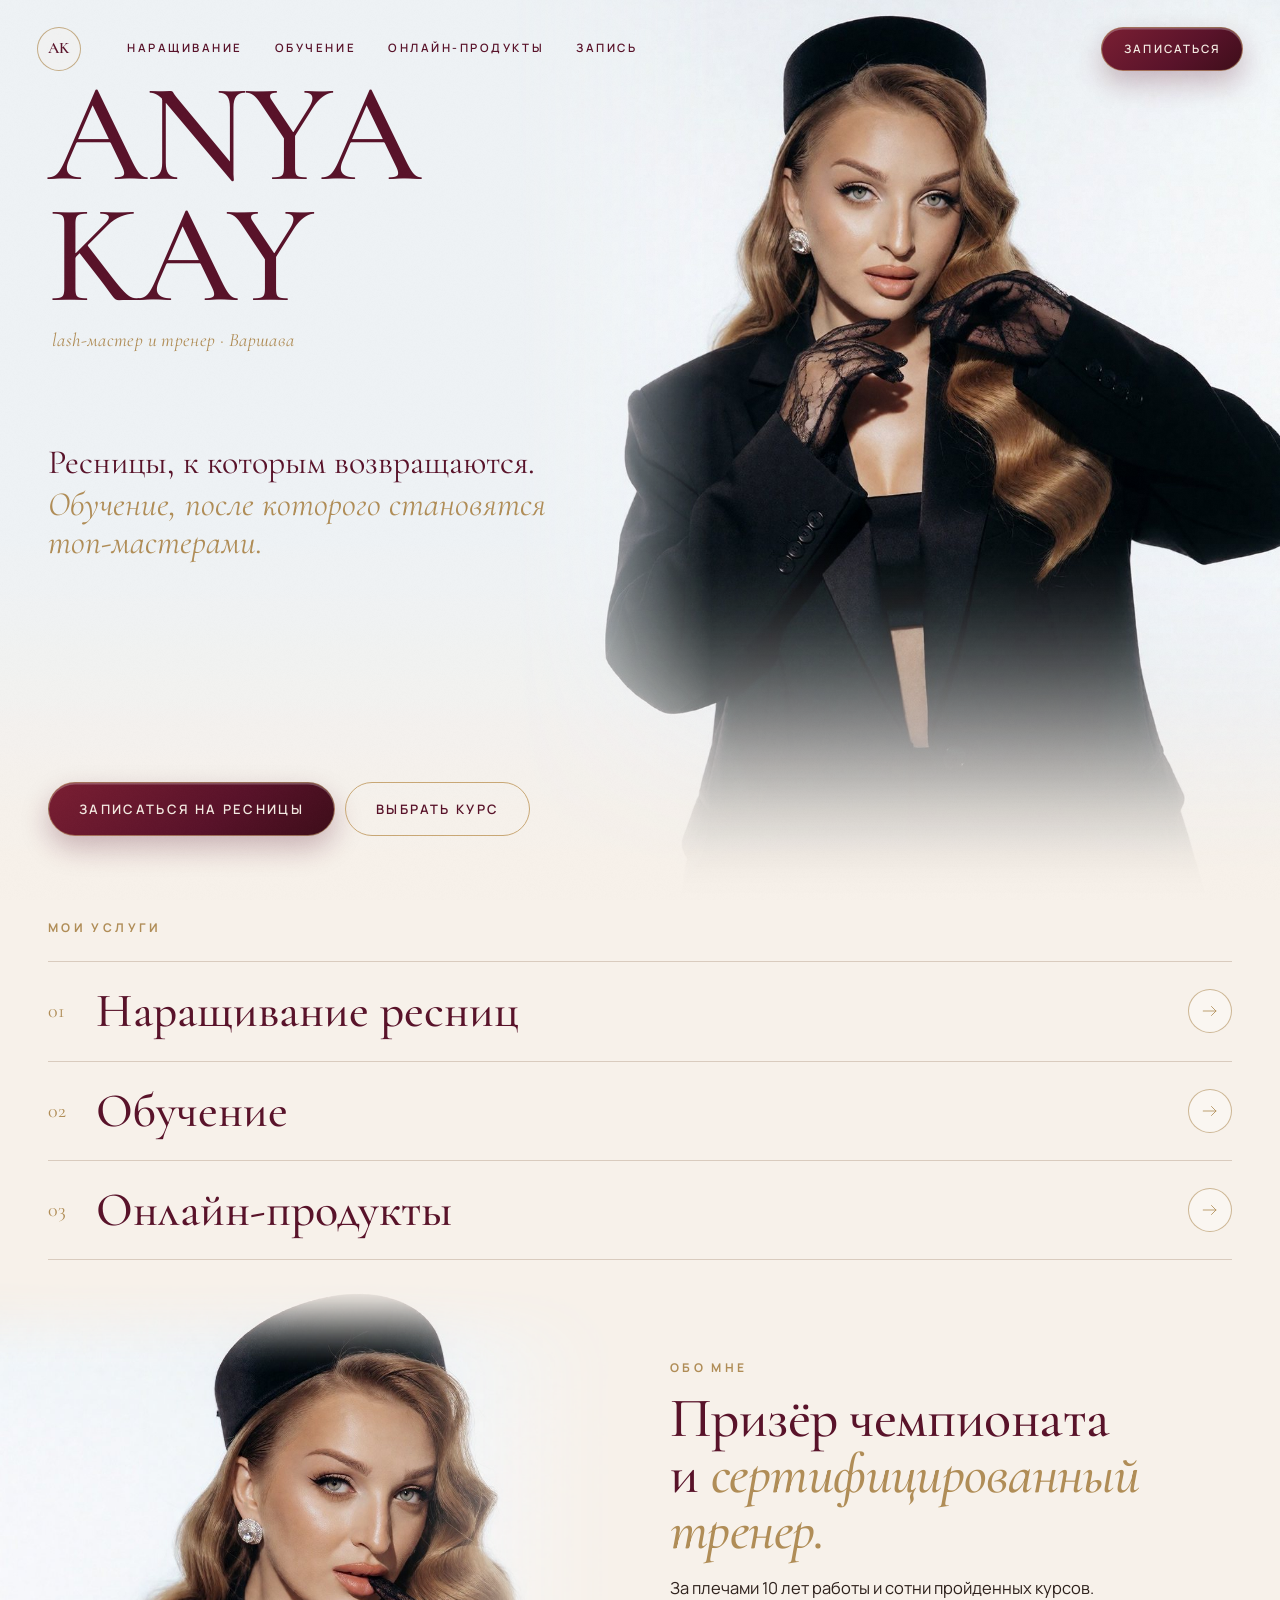
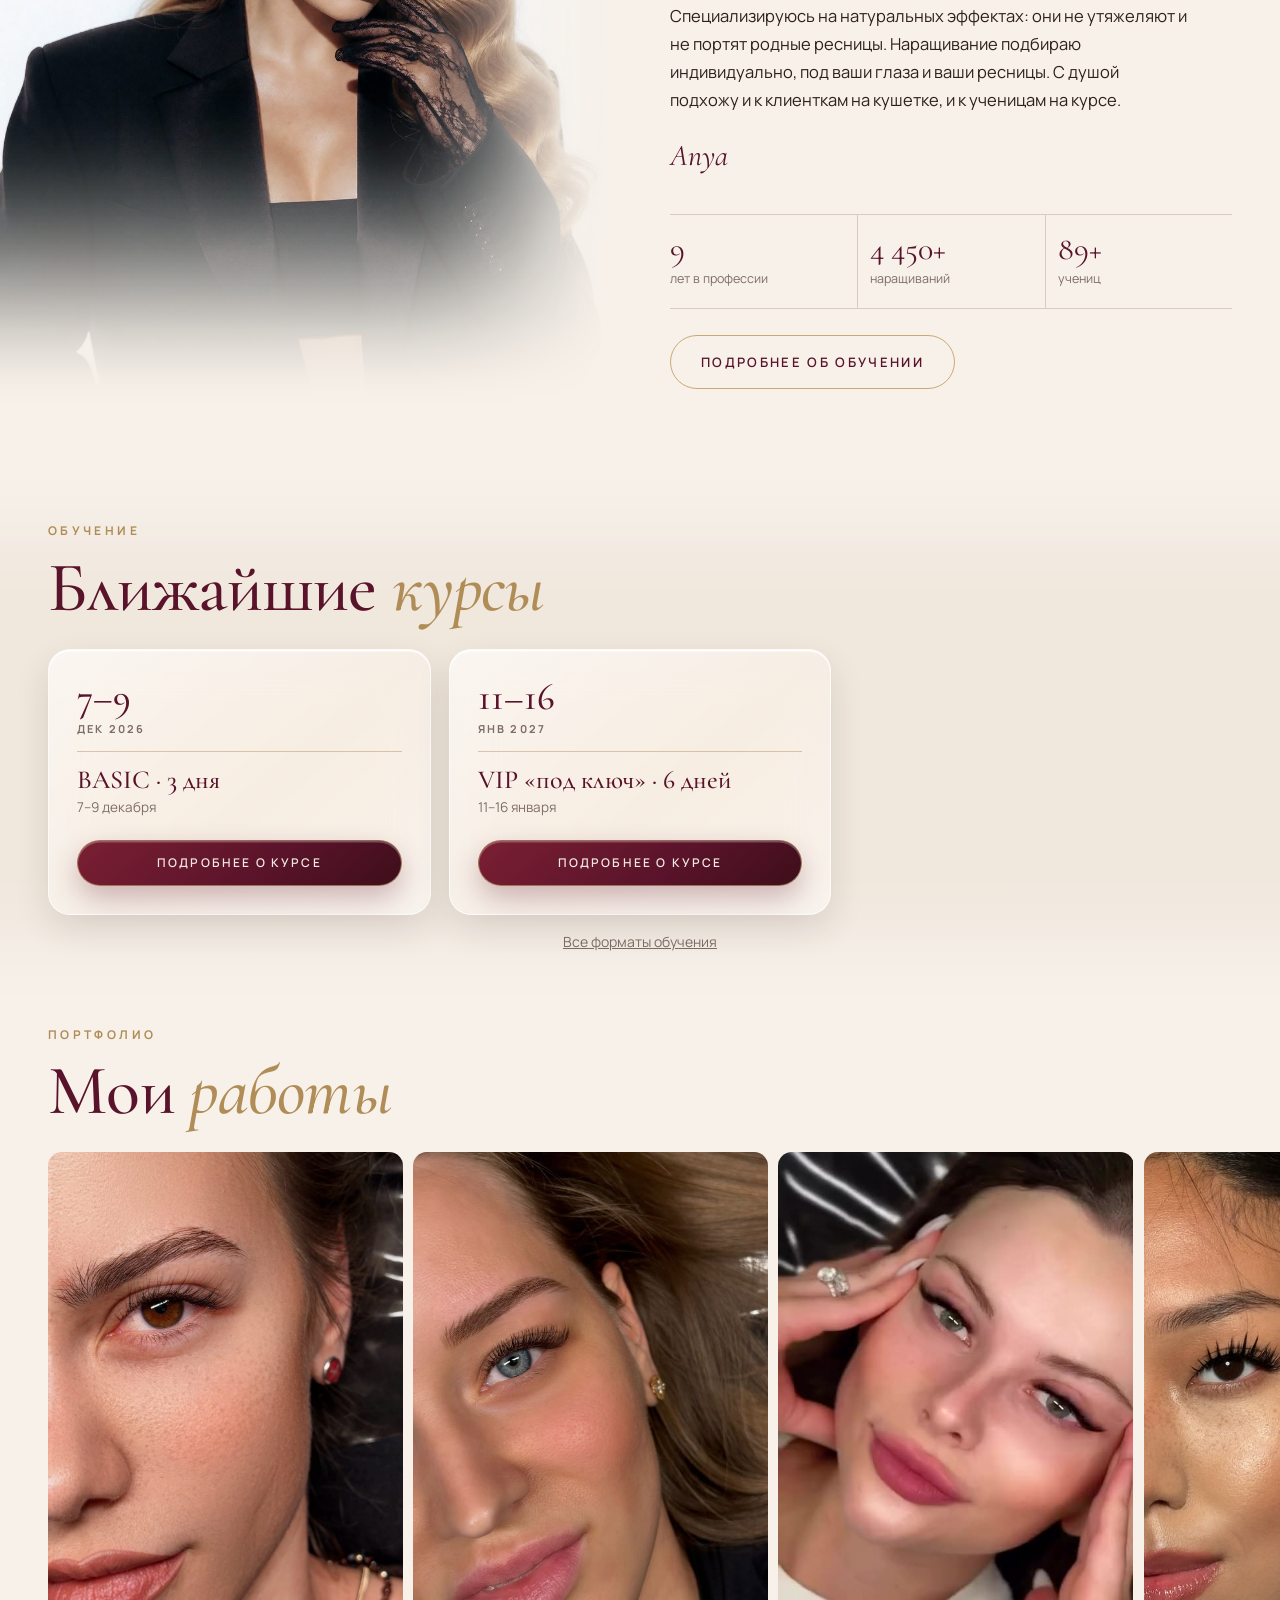
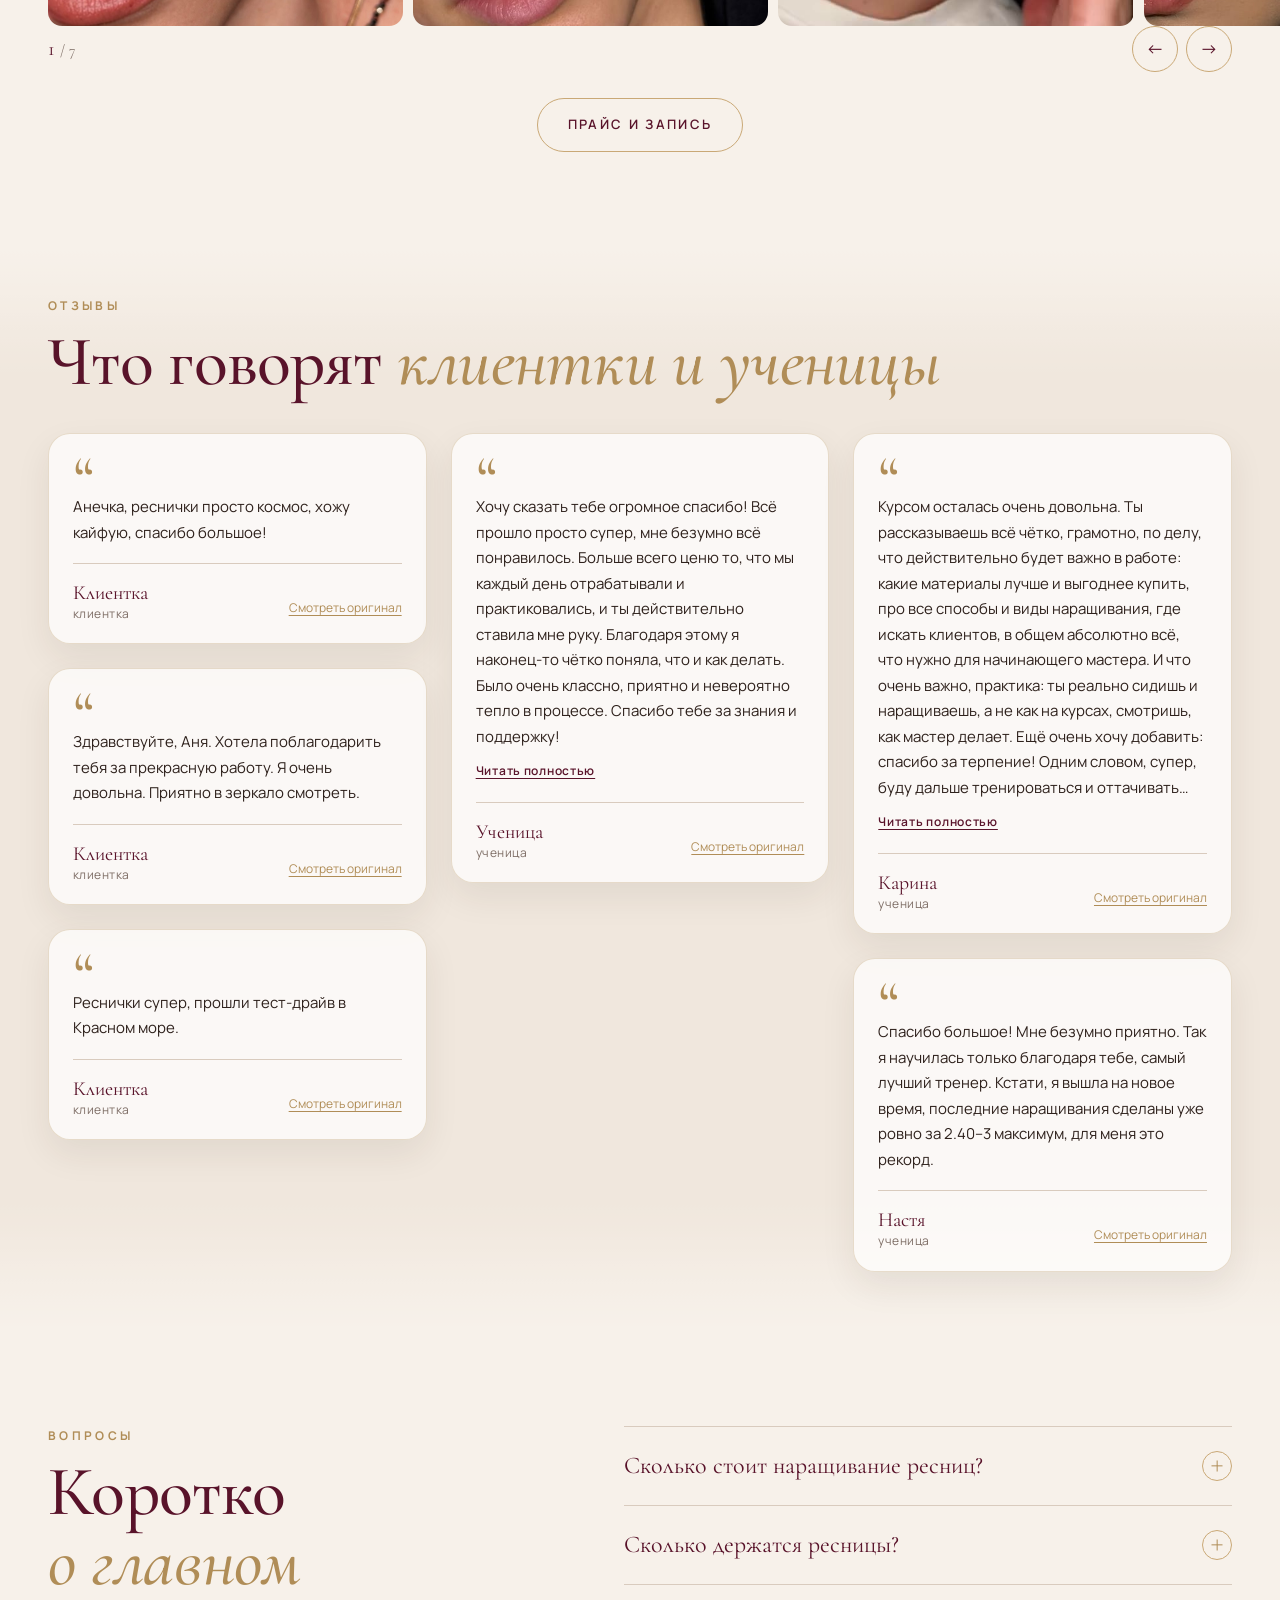
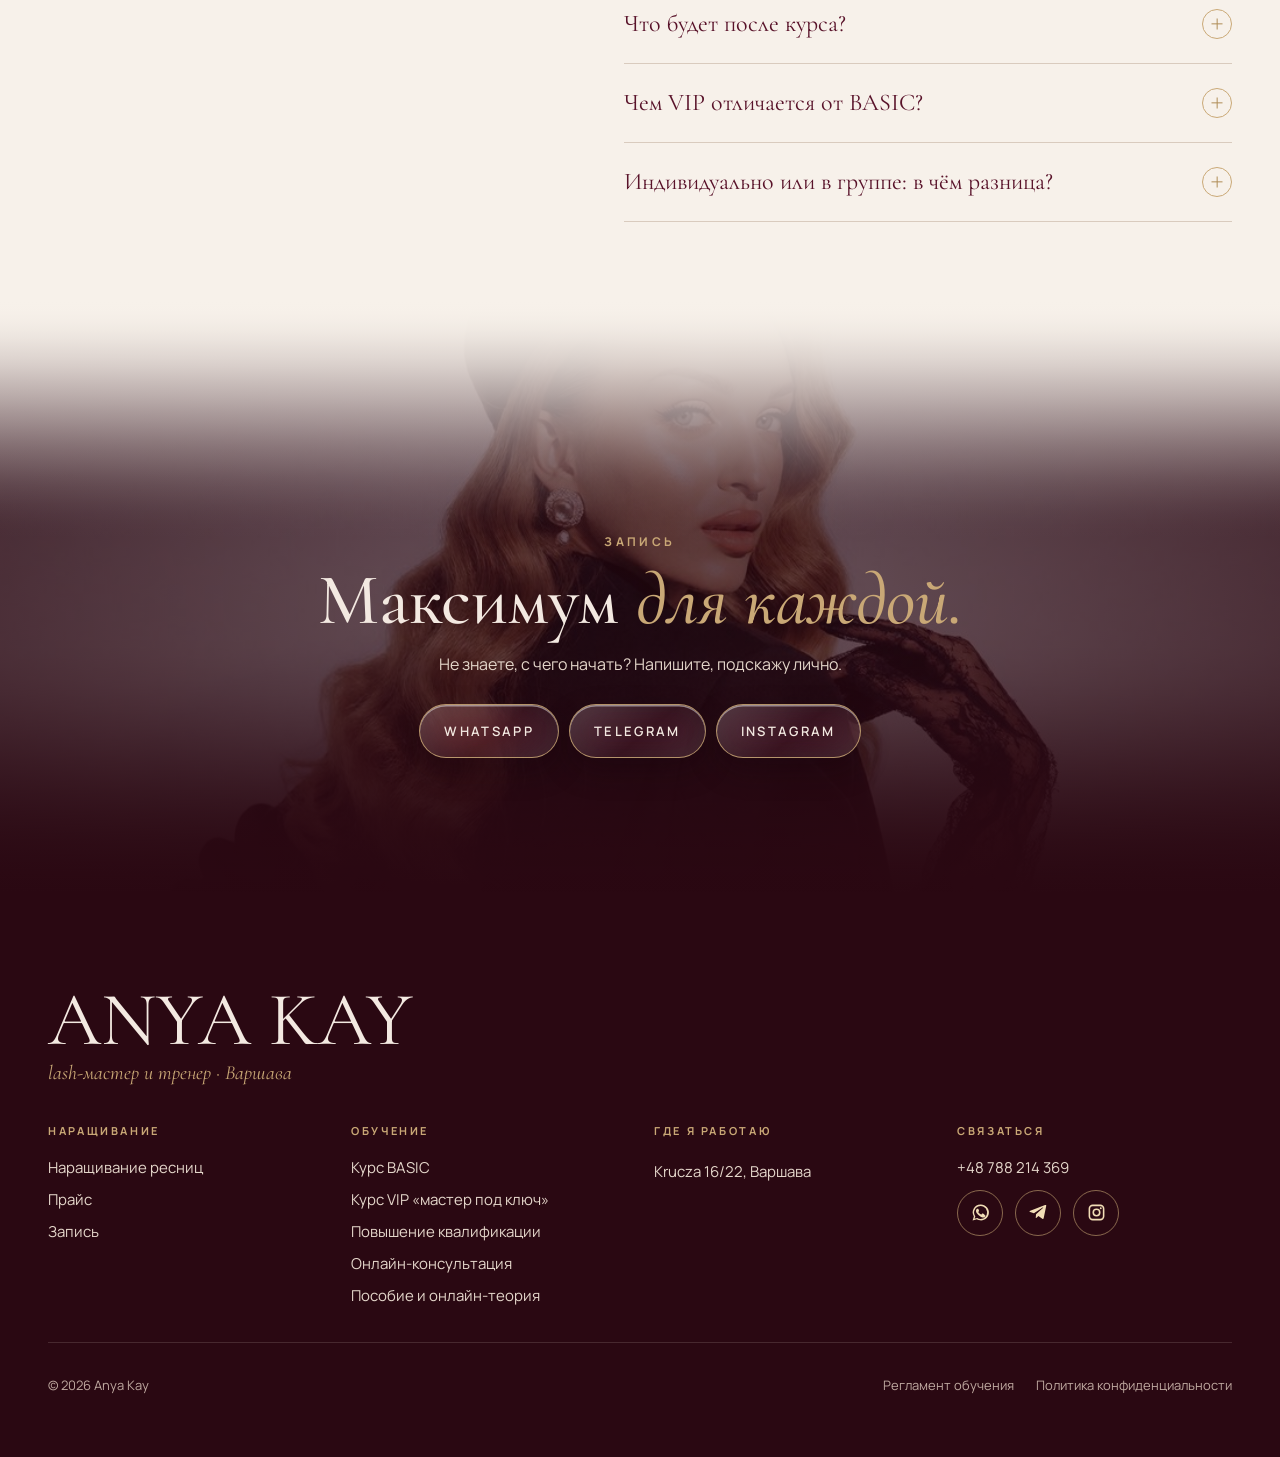
<file: index.html>
<!DOCTYPE html>
<html lang="ru">
<head>
<meta charset="UTF-8">
<meta name="viewport" content="width=device-width, initial-scale=1.0, viewport-fit=cover">
<title>Anya Kay — Обучение и наращивание ресниц, Варшава</title>
<meta name="description" content="Anya Kay: наращивание ресниц в Варшаве от 200 zł (Krucza 16/22) и обучение наращиванию с нуля и для мастеров. Курсы BASIC и VIP, повышение квалификации, пособие и онлайн-теория.">
<link rel="canonical" href="https://anyakay.pl/">
<meta name="theme-color" content="#2A0812">
<meta property="og:type" content="website">
<meta property="og:site_name" content="Anya Kay">
<meta property="og:locale" content="ru_RU">
<meta property="og:title" content="Anya Kay — Обучение и наращивание ресниц, Варшава">
<meta property="og:description" content="Anya Kay: наращивание ресниц в Варшаве от 200 zł (Krucza 16/22) и обучение наращиванию с нуля и для мастеров. Курсы BASIC и VIP, повышение квалификации, пособие и онлайн-теория.">
<meta property="og:url" content="https://anyakay.pl/">
<meta property="og:image" content="https://anyakay.pl/img/og.jpg">
<meta property="og:image:width" content="1200">
<meta property="og:image:height" content="630">
<meta name="twitter:card" content="summary_large_image">
<link rel="icon" href="/img/favicon.png" type="image/png">
<link rel="apple-touch-icon" href="/img/apple-touch-icon.png">
<link rel="preconnect" href="https://fonts.googleapis.com">
<link rel="preconnect" href="https://fonts.gstatic.com" crossorigin>
<link href="https://fonts.googleapis.com/css2?family=Cormorant+Garamond:ital,wght@0,400;0,500;0,600;1,400;1,500&family=Manrope:wght@400;500;600;700&display=swap" rel="stylesheet">
<link rel="stylesheet" href="/style.css?v=54">
<link rel="preload" href="/img/hero.jpg" as="image">
<script type="application/ld+json">{"@context": "https://schema.org", "@graph": [{"@type": "BeautySalon", "@id": "https://anyakay.pl/#business", "name": "Anya Kay", "url": "https://anyakay.pl/", "image": "https://anyakay.pl/img/hero.jpg", "logo": "https://anyakay.pl/img/avatar.jpg", "telephone": "+48788214369", "address": {"@type": "PostalAddress", "streetAddress": "Krucza 16/22", "addressLocality": "Warszawa", "addressCountry": "PL"}, "priceRange": "200–4500 zł", "description": "Наращивание ресниц и обучение lash-мастеров в Варшаве.", "sameAs": ["https://www.instagram.com/anya.key_/", "https://t.me/AnyaKayClientBot"], "areaServed": "Warszawa", "founder": {"@type": "Person", "name": "Anya Kay", "jobTitle": "Lash-мастер и преподаватель"}}, {"@type": "FAQPage", "mainEntity": [{"@type": "Question", "name": "Сколько стоит наращивание ресниц?", "acceptedAnswer": {"@type": "Answer", "text": "1D–4D — 200 zł\n5D — 230 zł\nИзгибы L / M — +20 zł\nСнятие ресниц другого мастера с последующим наращиванием — +30 zł\nКоррекция — на 20 zł меньше основной цены\n\nС 1 декабря 2026 цены на наращивание повышаются на 20 zł: 1D–4D будет 220 zł, 5D 250 zł. Запишитесь в ноябре по текущей цене."}}, {"@type": "Question", "name": "Сколько держатся ресницы?", "acceptedAnswer": {"@type": "Answer", "text": "Носка 3–5 недель. Техника рассчитана на комфортное и аккуратное отрастание."}}, {"@type": "Question", "name": "Что будет после курса?", "acceptedAnswer": {"@type": "Answer", "text": "Я всегда на связи. Не знаете, что нарастить конкретной клиентке, или что-то не получается в работе? Пишете мне, и я объясню, как сделать правильно. Вы не остаётесь одна: я рядом и поддержу даже в трудную минуту."}}, {"@type": "Question", "name": "Чем VIP отличается от BASIC?", "acceptedAnswer": {"@type": "Answer", "text": "VIP включает всё из BASIC и в два раза больше практики: 6 дней и 6 моделей вместо 3, отработку L- и M-изгибов, эффекты лисичка, кукла, белка и стрелки, мокрый эффект или Ким на выбор, стартовый набор материалов и кубок VIP-мастера."}}, {"@type": "Question", "name": "Индивидуально или в группе: в чём разница?", "acceptedAnswer": {"@type": "Answer", "text": "Программа одинаковая. Индивидуально вы учитесь одна, и всё внимание только вам. В группе вас двое, а цена ниже: BASIC 2000 zł вместо 3000 zł, VIP 3000 zł вместо 4500 zł с человека."}}]}]}</script>
</head>
<body>
<header class="hdr g clear" data-clear>
  <div class="hl"><a href="/" class="mono" aria-label="Anya Kay, на главную">AK</a></div>
  <nav class="nav" aria-label="Меню"><a href="/naraschivanie/">Наращивание</a><a href="/obuchenie/">Обучение</a><a href="/materialy/">Онлайн-продукты</a><a href="/zapis/">Запись</a></nav>
  <a href="/zapis/" class="btn wine">Записаться</a>
  <button class="menu-b" data-menu aria-label="Открыть меню">МЕНЮ <i></i></button>
</header>
<div class="mnu" id="mnu" role="dialog" aria-label="Меню">
  <div class="top"><a href="/" class="mono">AK</a><button class="x" data-menu-x aria-label="Закрыть меню">×</button></div>
  <nav><a href="/" aria-current=page>Главная<small>01</small></a><a href="/naraschivanie/">Наращивание ресниц<small>02</small></a><a href="/obuchenie/">Обучение<small>03</small></a><a href="/basic-lash-course/">Курс BASIC<small>04</small></a><a href="/vip-lash-course/">Курс VIP<small>05</small></a><a href="/povyshenie-kvalifikacii/">Повышение квалификации<small>06</small></a><a href="/materialy/">Онлайн-продукты<small>07</small></a><a href="/zapis/">Запись<small>08</small></a></nav>
  <div class="foot"><a href="/zapis/" class="btn glass full">Записаться</a><p>Krucza 16/22 · Варшава</p></div>
</div>
<main>

<section class="cover">
  <div class="ph" role="img" aria-label="Anya Kay, lash-мастер и тренер"></div>
  <div class="mast" aria-hidden="true"><span>ANYA</span><span>KAY</span><small>lash-мастер и тренер · Варшава</small></div>
  <div class="tl"><h1>Ресницы, к которым возвращаются. <em>Обучение, после которого становятся топ-мастерами.</em></h1></div>
  <div class="cta cta2"><a href="/zapis/?w=lashes" class="btn wine">Записаться на ресницы</a><a href="/obuchenie/" class="btn line">Выбрать курс</a></div>
</section>

<section class="sec dirs"><div class="wrap">
  <div class="eyebrow">Мои услуги</div>
  <div class="rows">
    <a class="row reveal" href="/naraschivanie/"><span class="n">01</span><span class="t">Наращивание ресниц</span><span class="arr"><svg viewBox="0 0 24 24" aria-hidden="true"><path d="M3 12h17M14 6l6 6-6 6"/></svg></span></a>
    <a class="row reveal" href="/obuchenie/"><span class="n">02</span><span class="t">Обучение</span><span class="arr"><svg viewBox="0 0 24 24" aria-hidden="true"><path d="M3 12h17M14 6l6 6-6 6"/></svg></span></a>
    <a class="row reveal" href="/materialy/"><span class="n">03</span><span class="t">Онлайн-продукты</span><span class="arr"><svg viewBox="0 0 24 24" aria-hidden="true"><path d="M3 12h17M14 6l6 6-6 6"/></svg></span></a>
  </div>
</div></section>

<section class="about-ed" id="obo-mne">
  <div class="media" role="img" aria-label="Anya Kay"></div>
  <div class="copy reveal">
    <div class="eyebrow">Обо мне</div>
    <h2 class="h2">Призёр чемпионата и&nbsp;<em>сертифицированный тренер.</em></h2>
    <p class="t">За плечами 10 лет работы и сотни пройденных курсов. Специализируюсь на натуральных эффектах: они не утяжеляют и не портят родные ресницы. Наращивание подбираю индивидуально, под ваши глаза и ваши ресницы. С душой подхожу и к клиенткам на кушетке, и к ученицам на курсе.</p>
    <div class="sig">Anya</div>
    <div class="stats"><div><b data-to="10">10</b><span>лет в профессии</span></div><div><b data-to="5000" data-suf="+">5&nbsp;000+</b><span>наращиваний</span></div><div><b data-to="100" data-suf="+">100+</b><span>учениц</span></div></div>
    <a href="/obuchenie/" class="btn line" style="margin-top:26px">Подробнее об обучении</a>
  </div>
</section>

<section class="sec soft"><div class="wrap">
  <div class="reveal"><div class="eyebrow">Обучение</div><h2 class="h2 one">Ближайшие <em>курсы</em></h2></div>
  <div class="dates" data-dates="" data-limit="3" data-more></div>
  <p class="dates-note reveal"><a href="/obuchenie/" style="text-decoration:underline">Все форматы обучения</a></p>
</div></section>

<section class="sec" style="padding-top:20px"><div class="wrap"><div class="eyebrow">Портфолио</div><h2 class="h2 one">Мои <em>работы</em></h2></div>
<div class="sl" data-slider="lash"><div class="sl-t"></div><div class="wrap sl-bar"><div class="sl-c"></div><div class="sl-n"><button class="sl-p" aria-label="Назад">←</button><button class="sl-x" aria-label="Дальше">→</button></div></div></div>
<div class="wrap cbtn" style="margin-top:26px"><a href="/naraschivanie/" class="btn line">Прайс и запись</a></div>
</section>
<section class="sec soft"><div class="wrap"><div class="eyebrow">Отзывы</div><h2 class="h2">Что говорят <em>клиентки и ученицы</em></h2></div>
<div class="ops wrap n6"><figure class="op rv"><div class="q" aria-hidden="true">“</div><blockquote>Анечка, реснички просто космос, хожу кайфую, спасибо большое!</blockquote><figcaption><span><b>Клиентка</b><small>клиентка</small></span><button type="button" class="orig" data-shot="otzyv-klient-4.jpg" data-alt="Отзыв: Клиентка, оригинал">Смотреть оригинал</button></figcaption></figure><figure class="op rv"><div class="q" aria-hidden="true">“</div><blockquote>Здравствуйте, Аня. Хотела поблагодарить тебя за прекрасную работу. Я очень довольна. Приятно в зеркало смотреть.</blockquote><figcaption><span><b>Клиентка</b><small>клиентка</small></span><button type="button" class="orig" data-shot="otzyv-klient-3.jpg" data-alt="Отзыв: Клиентка, оригинал">Смотреть оригинал</button></figcaption></figure><figure class="op rv"><div class="q" aria-hidden="true">“</div><blockquote>Реснички супер, прошли тест-драйв в Красном море.</blockquote><figcaption><span><b>Клиентка</b><small>клиентка</small></span><button type="button" class="orig" data-shot="otzyv-klient-2.jpg" data-alt="Отзыв: Клиентка, оригинал">Смотреть оригинал</button></figcaption></figure><figure class="op rv long"><div class="q" aria-hidden="true">“</div><blockquote>Хочу сказать тебе огромное спасибо! Всё прошло просто супер, мне безумно всё понравилось. Больше всего ценю то, что мы каждый день отрабатывали и практиковались, и ты действительно ставила мне руку. Благодаря этому я наконец-то чётко поняла, что и как делать. Было очень классно, приятно и невероятно тепло в процессе. Спасибо тебе за знания и поддержку!</blockquote><button type="button" class="rmore" data-rmore>Читать полностью</button><figcaption><span><b>Ученица</b><small>ученица</small></span><button type="button" class="orig" data-shot="otzyv-uchenica-praktika.jpg" data-alt="Отзыв: Ученица, оригинал">Смотреть оригинал</button></figcaption></figure><figure class="op rv long"><div class="q" aria-hidden="true">“</div><blockquote>Курсом осталась очень довольна. Ты рассказываешь всё чётко, грамотно, по делу, что действительно будет важно в работе: какие материалы лучше и выгоднее купить, про все способы и виды наращивания, где искать клиентов, в общем абсолютно всё, что нужно для начинающего мастера. И что очень важно, практика: ты реально сидишь и наращиваешь, а не как на курсах, смотришь, как мастер делает. Ещё очень хочу добавить: спасибо за терпение! Одним словом, супер, буду дальше тренироваться и оттачивать приобретённые навыки.</blockquote><button type="button" class="rmore" data-rmore>Читать полностью</button><figcaption><span><b>Карина</b><small>ученица</small></span><button type="button" class="orig" data-shot="otzyv-karina.jpg" data-alt="Отзыв: Карина, оригинал">Смотреть оригинал</button></figcaption></figure><figure class="op rv"><div class="q" aria-hidden="true">“</div><blockquote>Спасибо большое! Мне безумно приятно. Так я научилась только благодаря тебе, самый лучший тренер. Кстати, я вышла на новое время, последние наращивания сделаны уже ровно за 2.40–3 максимум, для меня это рекорд.</blockquote><figcaption><span><b>Настя</b><small>ученица</small></span><button type="button" class="orig" data-shot="otzyv-nastya.jpg" data-alt="Отзыв: Настя, оригинал">Смотреть оригинал</button></figcaption></figure></div>
</section>
<section class="sec"><div class="wrap split">
  <div class="reveal"><div class="eyebrow">Вопросы</div><h2 class="h2 one">Коротко <em>о главном</em></h2></div>
  <div class="faq"><details class="reveal"><summary>Сколько стоит наращивание ресниц?<i></i></summary><p>1D–4D — 200 zł<br>5D — 230 zł<br>Изгибы L / M — +20 zł<br>Снятие ресниц другого мастера с последующим наращиванием — +30 zł<br>Коррекция — на 20 zł меньше основной цены<br><br>С 1 декабря 2026 цены на наращивание повышаются на 20 zł: 1D–4D будет 220 zł, 5D 250 zł. Запишитесь в ноябре по текущей цене.</p></details><details class="reveal"><summary>Сколько держатся ресницы?<i></i></summary><p>Носка 3–5 недель. Техника рассчитана на комфортное и аккуратное отрастание.</p></details><details class="reveal"><summary>Что будет после курса?<i></i></summary><p>Я всегда на связи. Не знаете, что нарастить конкретной клиентке, или что-то не получается в работе? Пишете мне, и я объясню, как сделать правильно. Вы не остаётесь одна: я рядом и поддержу даже в трудную минуту.</p></details><details class="reveal"><summary>Чем VIP отличается от BASIC?<i></i></summary><p>VIP включает всё из BASIC и в два раза больше практики: 6 дней и 6 моделей вместо 3, отработку L- и M-изгибов, эффекты лисичка, кукла, белка и стрелки, мокрый эффект или Ким на выбор, стартовый набор материалов и кубок VIP-мастера.</p></details><details class="reveal"><summary>Индивидуально или в группе: в чём разница?<i></i></summary><p>Программа одинаковая. Индивидуально вы учитесь одна, и всё внимание только вам. В группе вас двое, а цена ниже: BASIC 2000 zł вместо 3000 zł, VIP 3000 zł вместо 4500 zł с человека.</p></details></div>
</div></section>
<section class="band"><div class="ph" style="background-image:url('/img/anya-kay-vzglyad.jpg');background-position:50% 15%"></div><div class="in wrap reveal"><div class="eyebrow l">Запись</div><h2>Максимум <em>для каждой.</em></h2><p>Не знаете, с чего начать? Напишите, подскажу лично.</p><div class="bbtn"><a href="https://wa.me/48788214369" class="btn glass" target="_blank" rel="noopener">WhatsApp</a><a href="https://t.me/AnyaKayClientBot" class="btn glass" target="_blank" rel="noopener">Telegram</a><a href="https://www.instagram.com/anya.key_/" class="btn glass" target="_blank" rel="noopener">Instagram</a></div></div></section>
</main>
<footer class="ftr"><div class="wrap">
  <div class="top"><div class="brand">ANYA KAY<small>lash-мастер и тренер · Варшава</small></div></div>
  <div class="cols">
    <div><h4>Наращивание</h4><a href="/naraschivanie/">Наращивание ресниц</a><a href="/naraschivanie/#prajs">Прайс</a><a href="/zapis/?w=lashes">Запись</a></div>
    <div><h4>Обучение</h4><a href="/basic-lash-course/">Курс BASIC</a><a href="/vip-lash-course/">Курс VIP «мастер под ключ»</a><a href="/povyshenie-kvalifikacii/">Повышение квалификации</a><a href="/konsultaciya/">Онлайн-консультация</a><a href="/materialy/">Пособие и онлайн-теория</a></div>
    <div><h4>Где я работаю</h4><p><a href="https://www.google.com/maps/search/?api=1&query=Krucza+16%2F22+Warszawa" target="_blank" rel="noopener">Krucza 16/22, Варшава</a></p></div>
    <div><h4>Связаться</h4><a href="https://wa.me/48788214369" target="_blank" rel="noopener">+48 788 214 369</a>
      <div class="soc"><a href="https://wa.me/48788214369" target="_blank" rel="noopener" aria-label="WhatsApp"><svg viewBox="0 0 24 24" aria-hidden="true"><path d="M12 2a9.8 9.8 0 0 0-8.4 14.9L2 22l5.2-1.6A10 10 0 1 0 12 2Zm0 18.2a8.1 8.1 0 0 1-4.1-1.1l-.3-.2-3.1 1 1-3-.2-.3a8.2 8.2 0 1 1 6.7 3.6Zm4.5-6.1c-.2-.1-1.5-.7-1.8-.8-.2-.1-.4-.1-.6.1l-.8 1c-.1.2-.3.2-.6.1a6.7 6.7 0 0 1-2-1.2 7.6 7.6 0 0 1-1.4-1.7c-.1-.3 0-.4.1-.5l.4-.5.3-.5c.1-.2 0-.4 0-.5l-.8-1.9c-.2-.5-.5-.5-.7-.5H8c-.2 0-.5.1-.7.3-.3.3-1 1-1 2.5s1 2.9 1.2 3.1c.1.2 2.1 3.2 5.2 4.5.7.3 1.3.5 1.7.6.7.2 1.4.2 1.9.1.6-.1 1.5-.6 1.7-1.2.2-.6.2-1.1.2-1.2-.1-.1-.2-.2-.5-.3Z"/></svg></a><a href="https://t.me/AnyaKayClientBot" target="_blank" rel="noopener" aria-label="Telegram"><svg viewBox="0 0 24 24" aria-hidden="true"><path d="M21.8 3.4 18.6 19c-.2 1.1-.9 1.4-1.8.9l-4.9-3.6-2.4 2.3c-.3.3-.5.5-1 .5l.4-5 9-8.1c.4-.4-.1-.6-.6-.2L6.2 12.8 1.4 11.3c-1-.3-1-1 .2-1.5L20.3 2.6c.9-.3 1.7.2 1.5.8Z"/></svg></a><a href="https://www.instagram.com/anya.key_/" target="_blank" rel="noopener" aria-label="Instagram"><svg viewBox="0 0 24 24" aria-hidden="true"><path d="M7.3 2h9.4A5.3 5.3 0 0 1 22 7.3v9.4a5.3 5.3 0 0 1-5.3 5.3H7.3A5.3 5.3 0 0 1 2 16.7V7.3A5.3 5.3 0 0 1 7.3 2Zm-.2 2A3.1 3.1 0 0 0 4 7.1v9.8A3.1 3.1 0 0 0 7.1 20h9.8a3.1 3.1 0 0 0 3.1-3.1V7.1A3.1 3.1 0 0 0 16.9 4H7.1Zm10.3 1.5a1.2 1.2 0 1 1 0 2.4 1.2 1.2 0 0 1 0-2.4ZM12 6.9a5.1 5.1 0 1 1 0 10.2 5.1 5.1 0 0 1 0-10.2Zm0 2a3.1 3.1 0 1 0 0 6.2 3.1 3.1 0 0 0 0-6.2Z"/></svg></a></div></div>
  </div>
  <div class="fb"><span>© 2026 Anya Kay</span><span class="lg"><a href="/reglament-obucheniya/">Регламент обучения</a><a href="/politika-konfidencialnosti/">Политика конфиденциальности</a></span></div>
</div></footer>
<div class="mbar g" id="mbar"><a href="/zapis/" class="btn wine">Записаться</a><button class="ic" data-faq aria-label="Есть вопрос?">?</button><a class="ic wa2" href="https://wa.me/48788214369" target="_blank" rel="noopener" aria-label="WhatsApp"><svg viewBox="0 0 24 24" aria-hidden="true"><path d="M12 2a9.8 9.8 0 0 0-8.4 14.9L2 22l5.2-1.6A10 10 0 1 0 12 2Zm0 18.2a8.1 8.1 0 0 1-4.1-1.1l-.3-.2-3.1 1 1-3-.2-.3a8.2 8.2 0 1 1 6.7 3.6Zm4.5-6.1c-.2-.1-1.5-.7-1.8-.8-.2-.1-.4-.1-.6.1l-.8 1c-.1.2-.3.2-.6.1a6.7 6.7 0 0 1-2-1.2 7.6 7.6 0 0 1-1.4-1.7c-.1-.3 0-.4.1-.5l.4-.5.3-.5c.1-.2 0-.4 0-.5l-.8-1.9c-.2-.5-.5-.5-.7-.5H8c-.2 0-.5.1-.7.3-.3.3-1 1-1 2.5s1 2.9 1.2 3.1c.1.2 2.1 3.2 5.2 4.5.7.3 1.3.5 1.7.6.7.2 1.4.2 1.9.1.6-.1 1.5-.6 1.7-1.2.2-.6.2-1.1.2-1.2-.1-.1-.2-.2-.5-.3Z"/></svg></a></div>
<button class="fab g" id="fab" data-faq aria-haspopup="dialog"><i>?</i>Есть вопрос?</button>
<div class="chat g" id="chat" role="dialog" aria-label="Вопросы и ответы">
  <div class="ch-h"><div class="mono">AK</div><div><b>Anya Kay</b><span>Частые вопросы и быстрая связь</span></div><button id="chat-x" aria-label="Закрыть">×</button></div>
  <div class="ch-b" id="chat-b"></div>
  <form class="inp" id="chat-f"><input id="chat-i" placeholder="Или напишите свой вопрос…" autocomplete="off" aria-label="Ваш вопрос"><button aria-label="Отправить">↑</button></form>
</div>
<div class="lbx" id="lbx" role="dialog" aria-label="Фото"><button class="x" aria-label="Закрыть">×</button><button class="nv pv" aria-label="Назад">‹</button><div class="m"></div><button class="nv nx" aria-label="Дальше">›</button><div class="c"></div></div>
<script src="/app.js?v=54" defer></script>
</body>
</html>
</file>
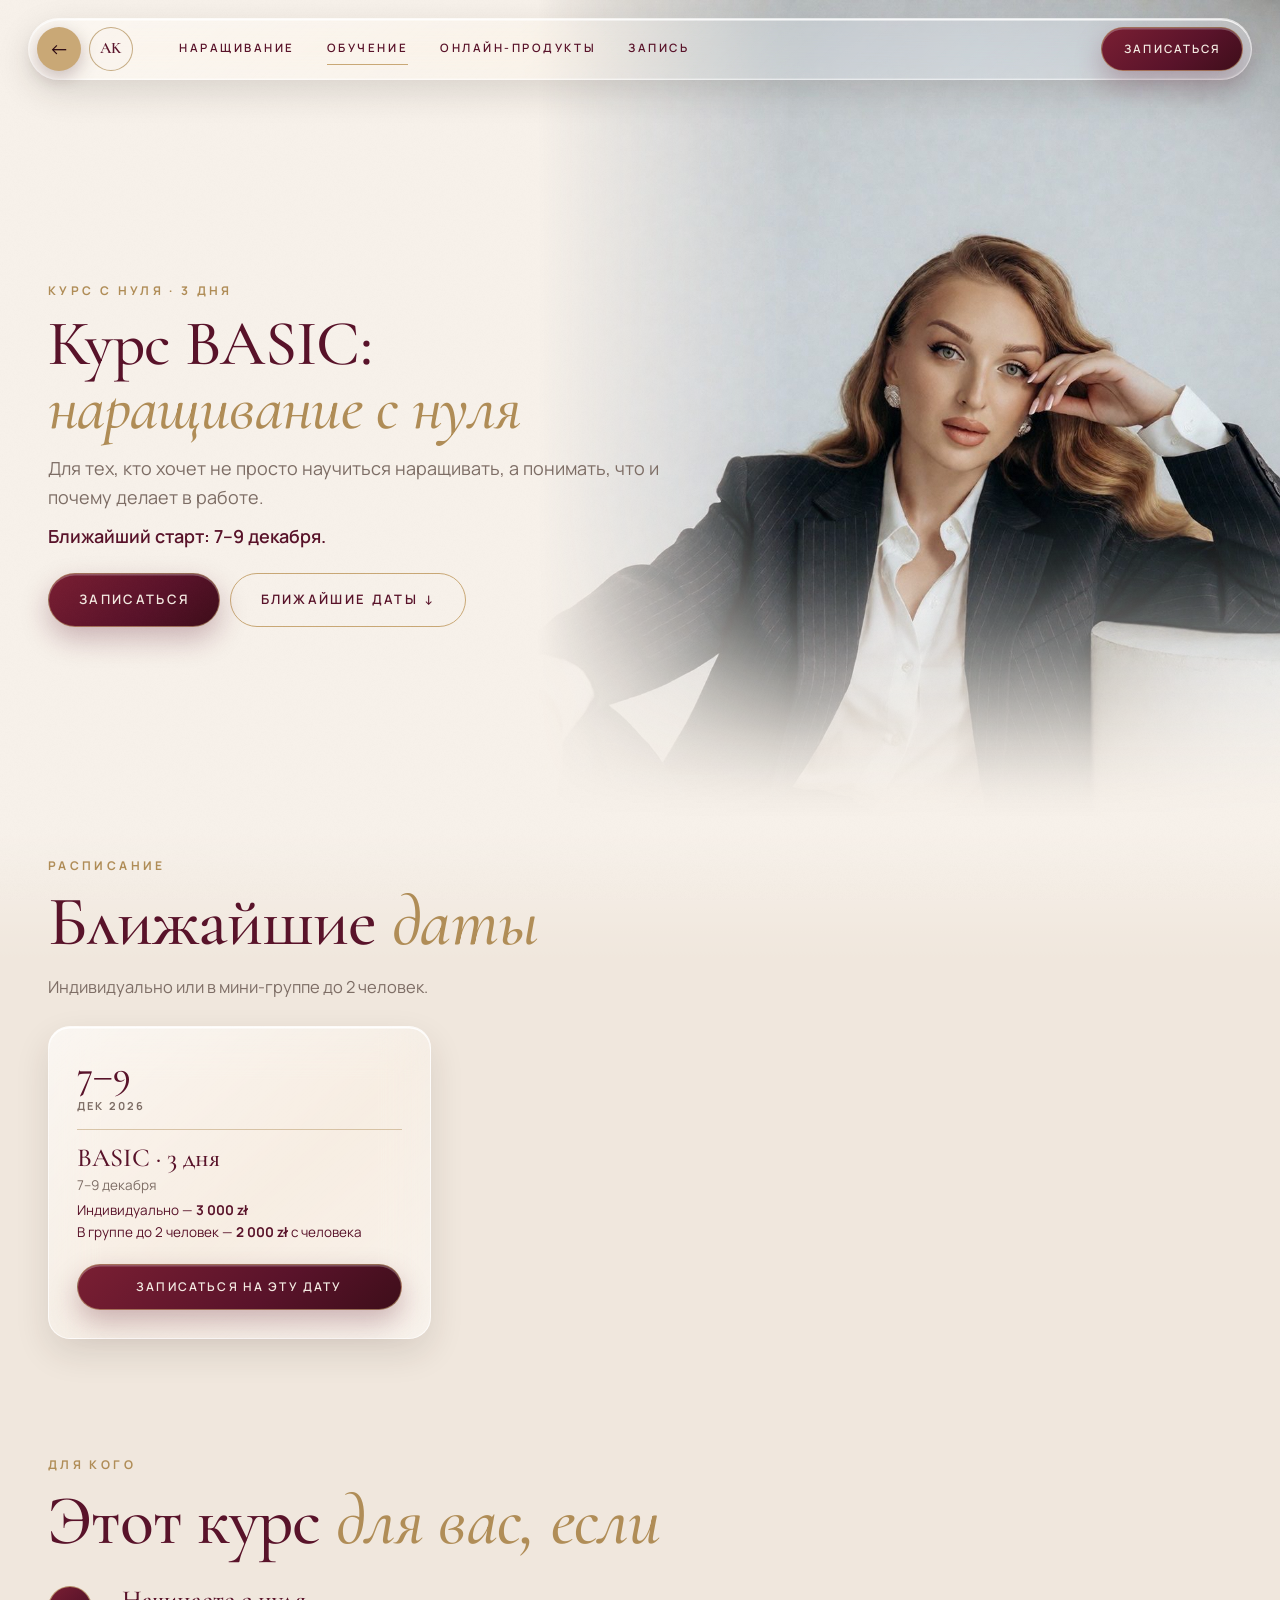
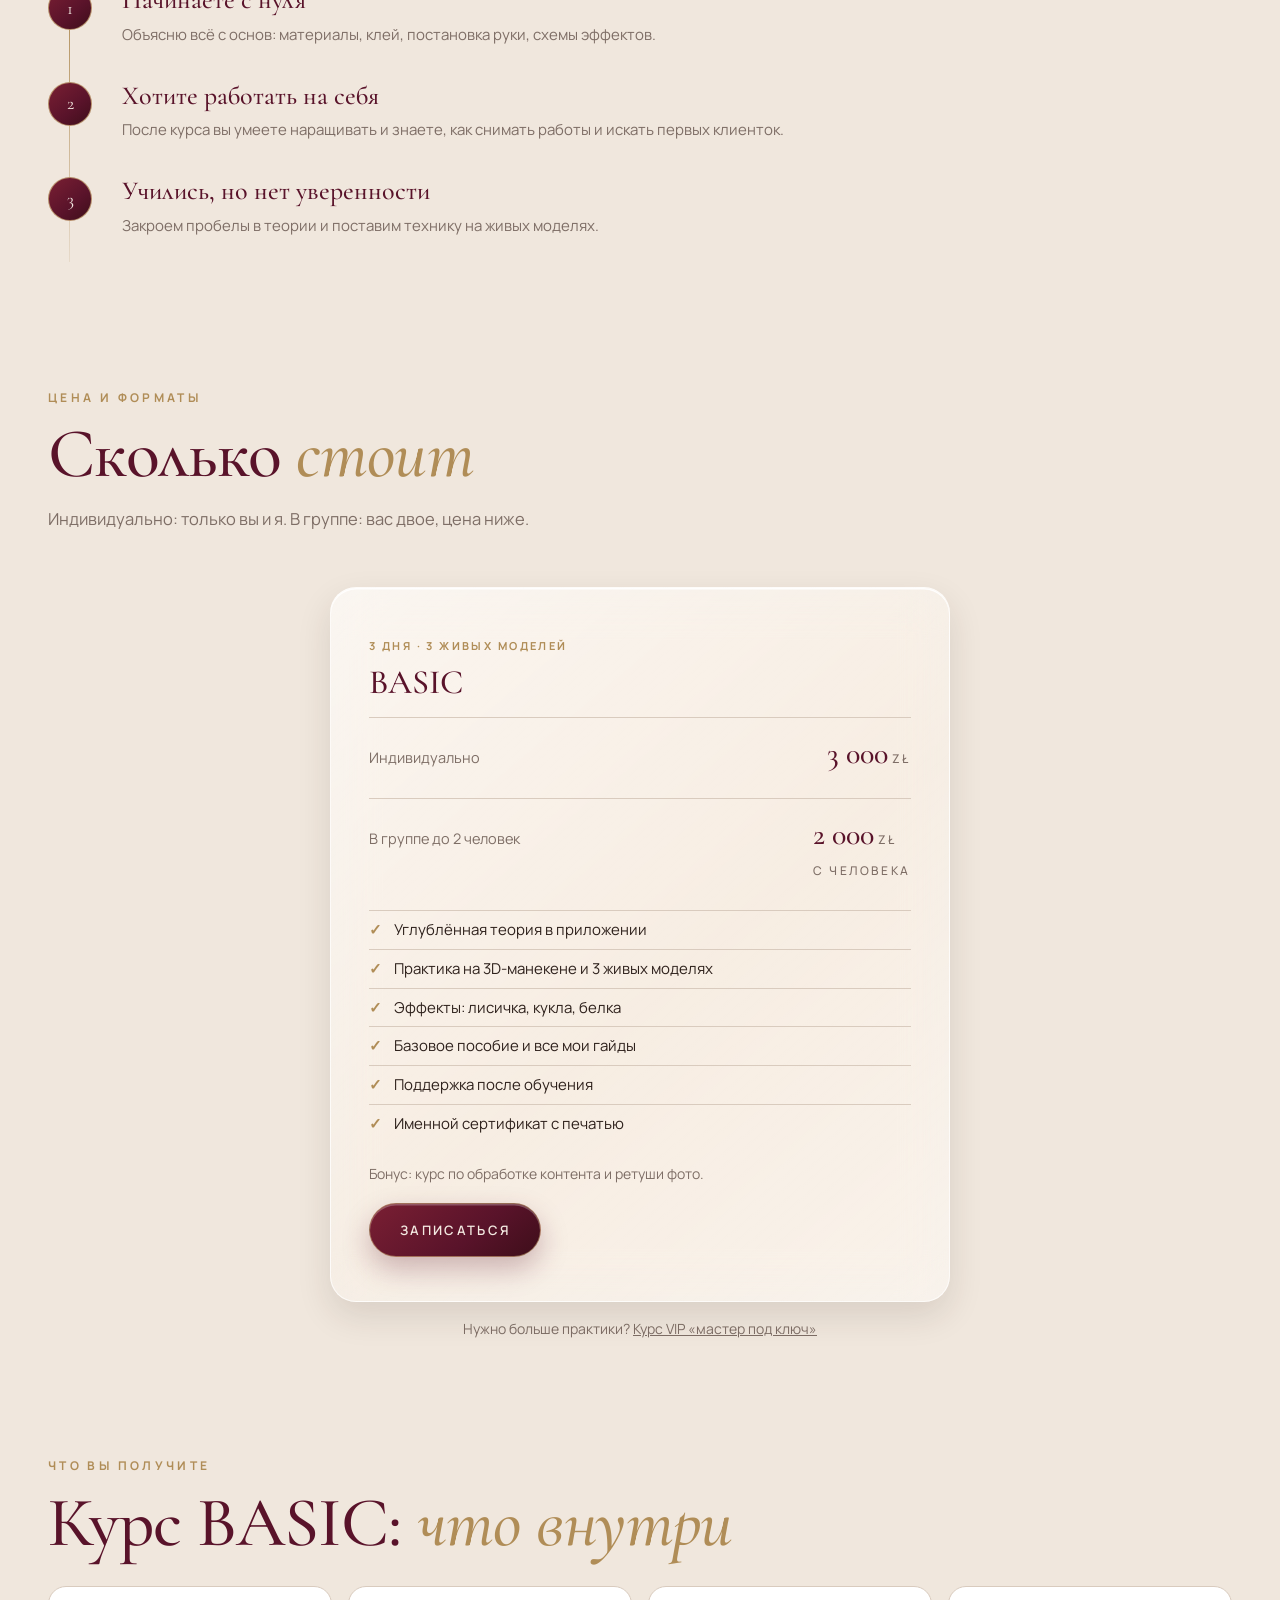
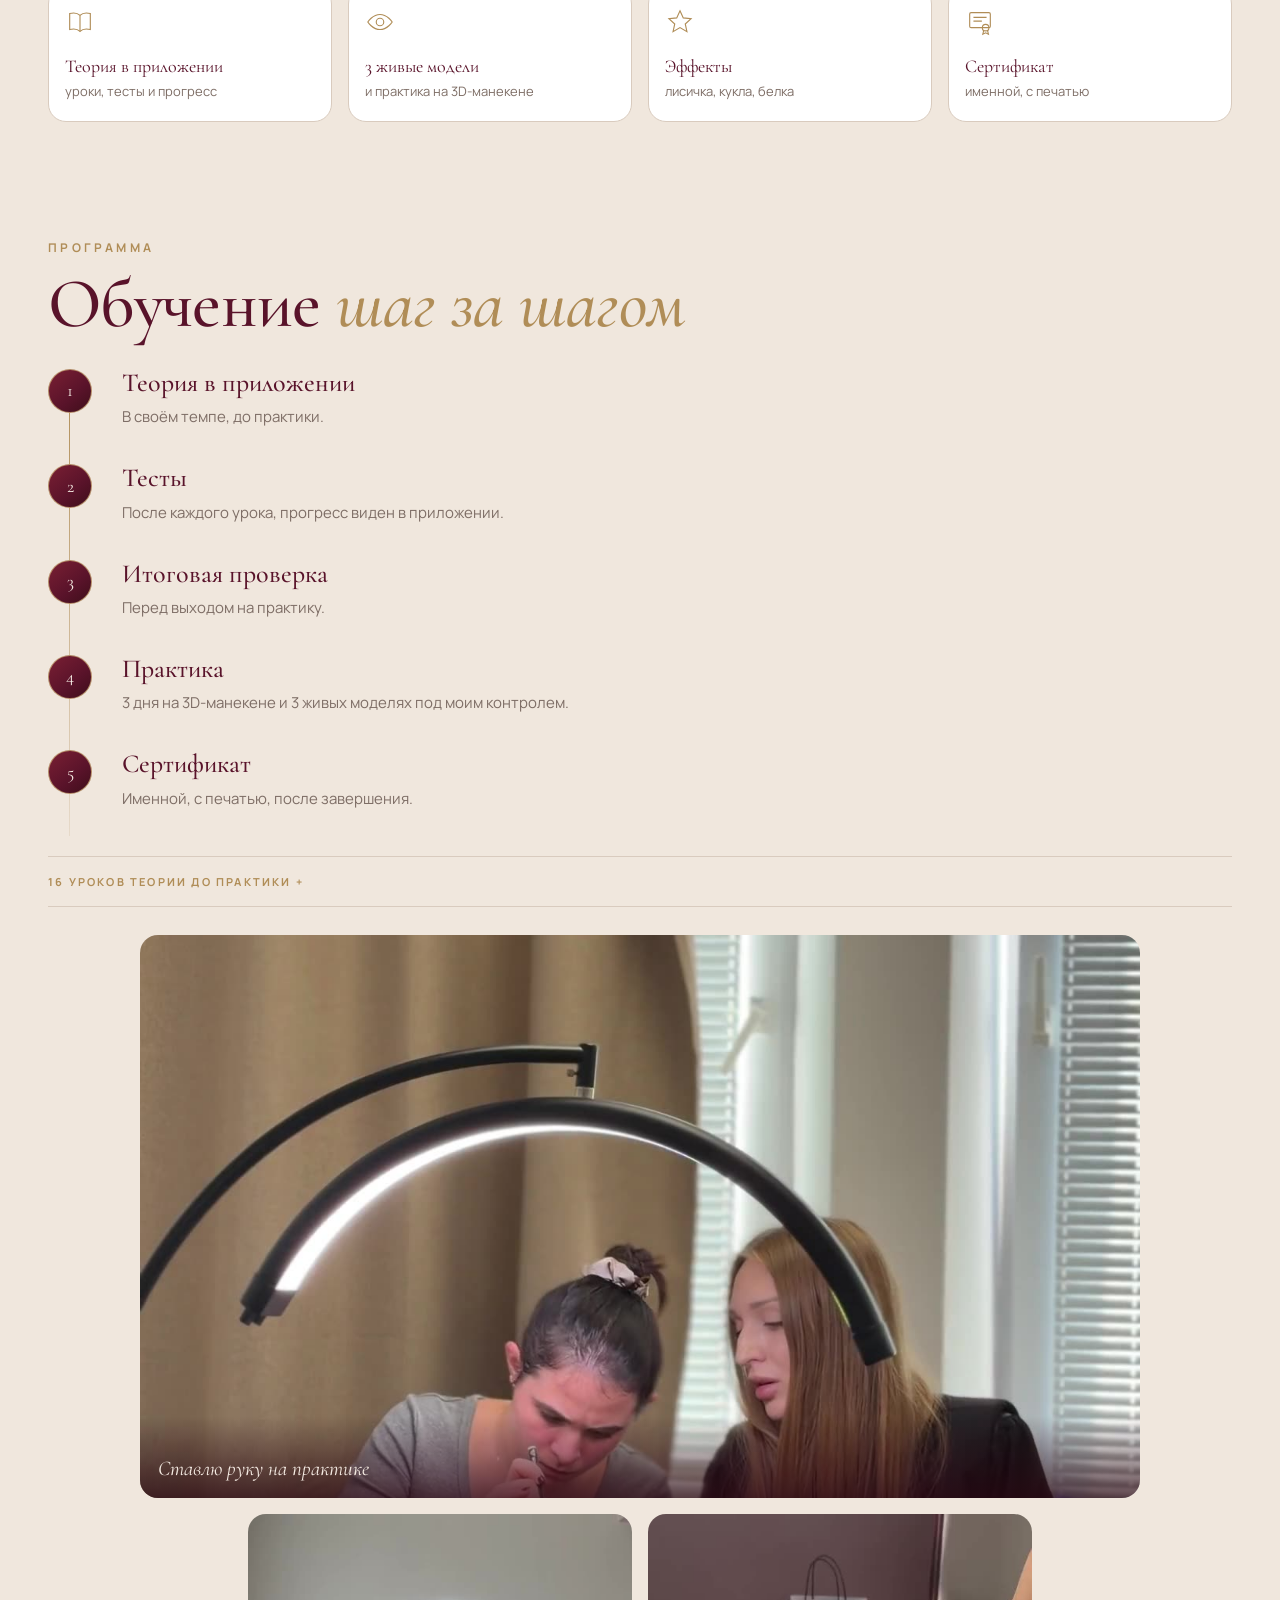
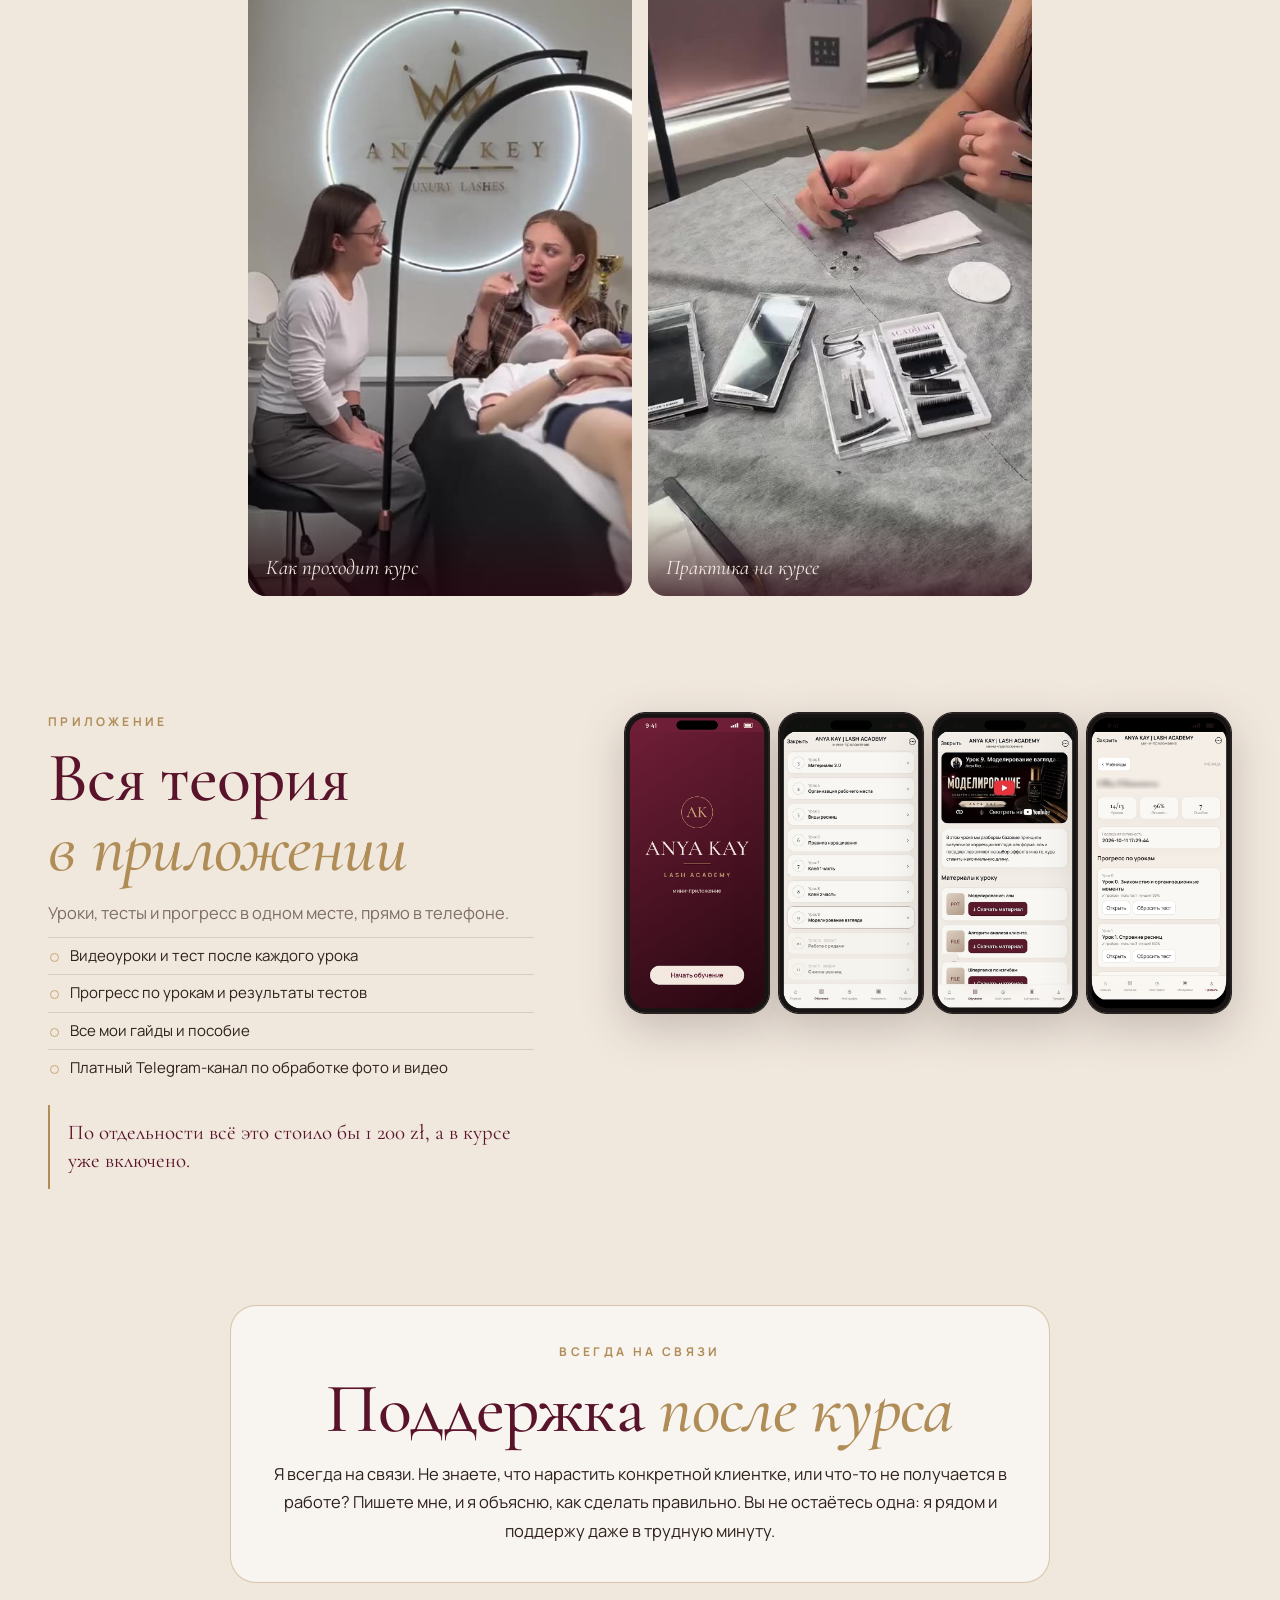
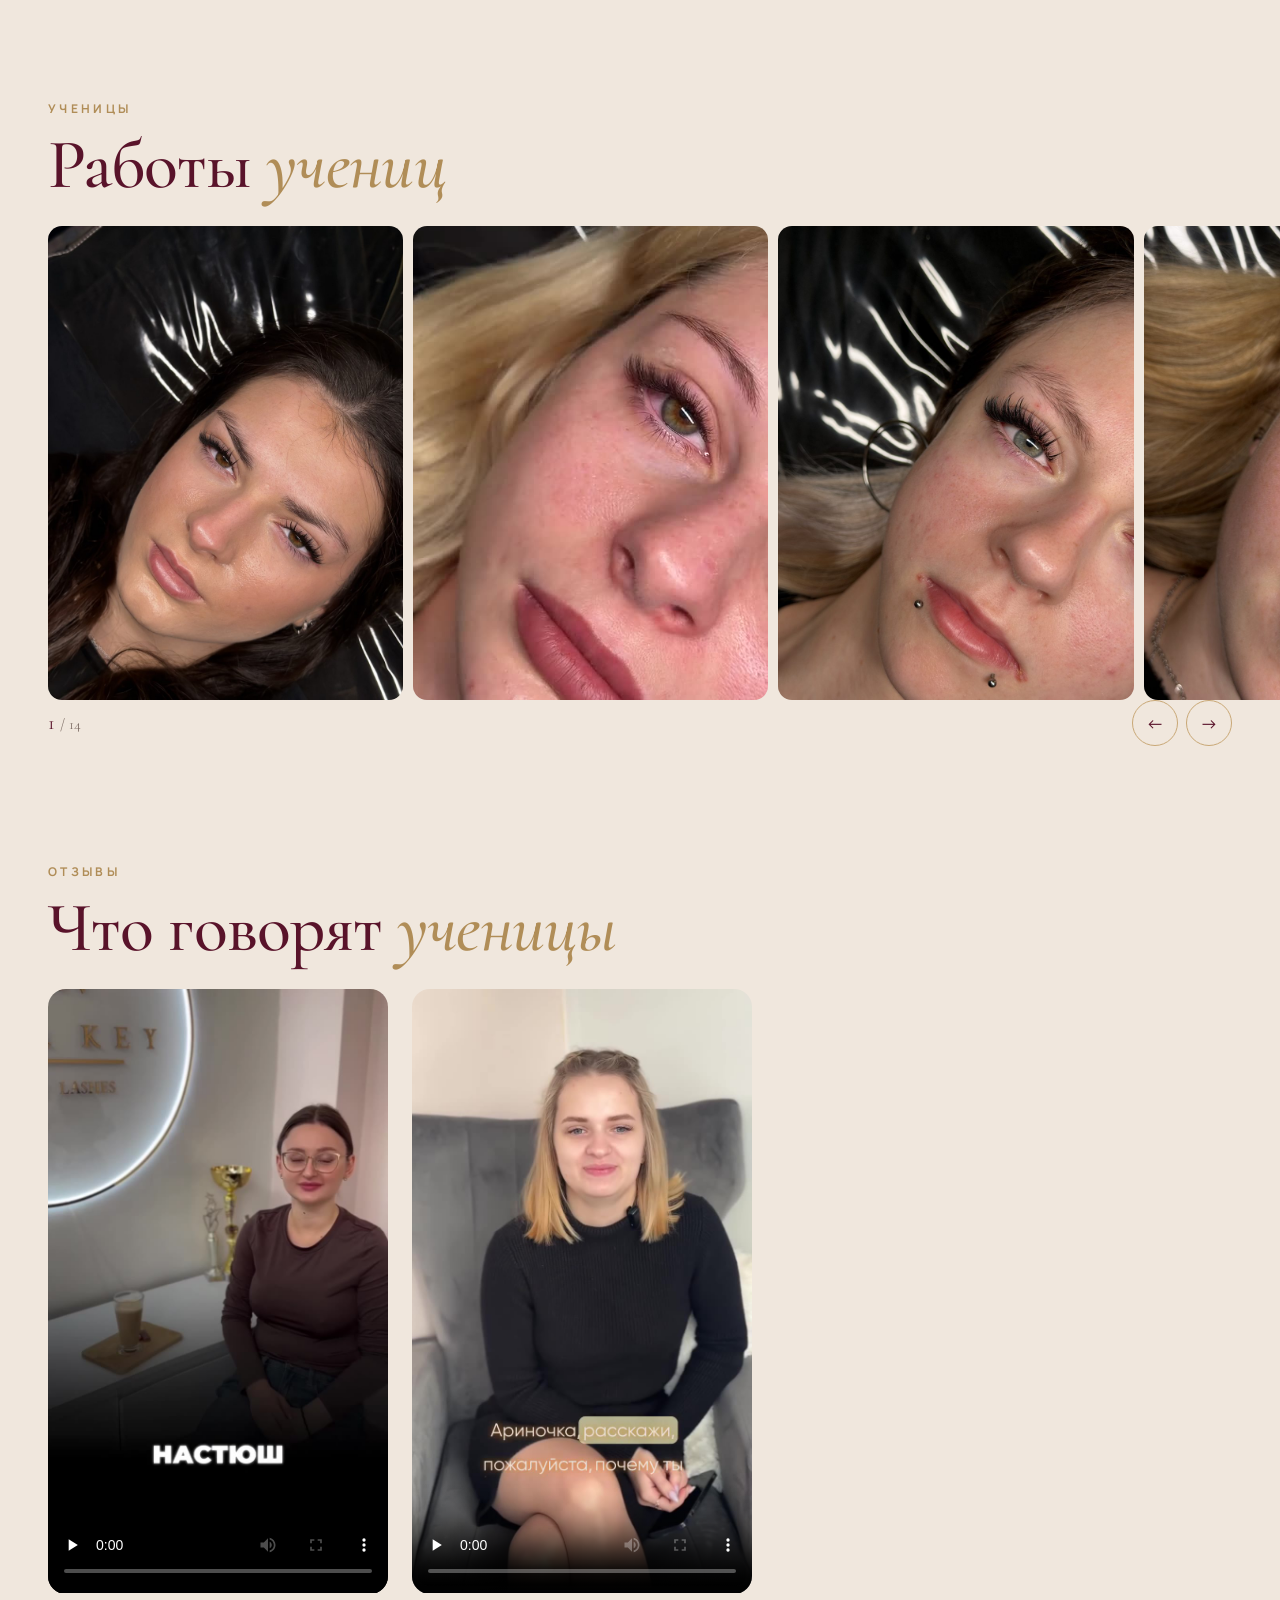
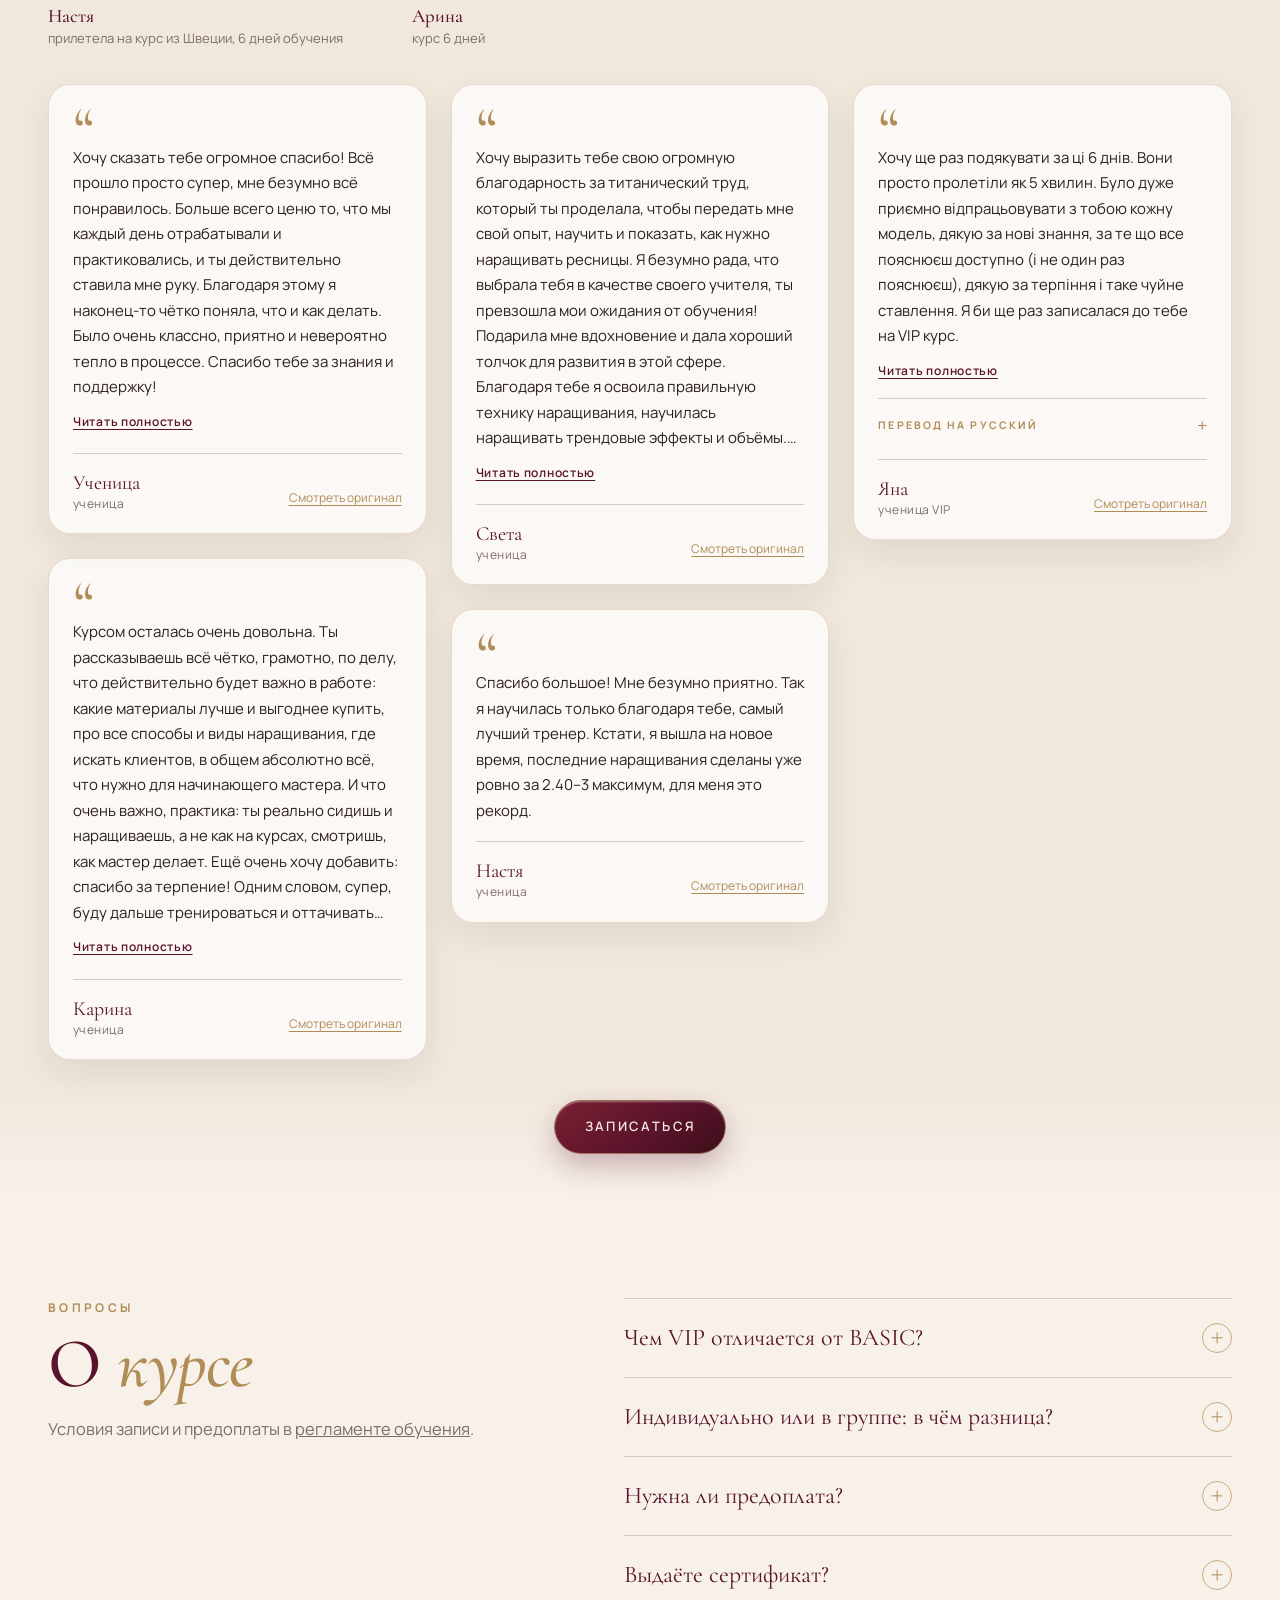
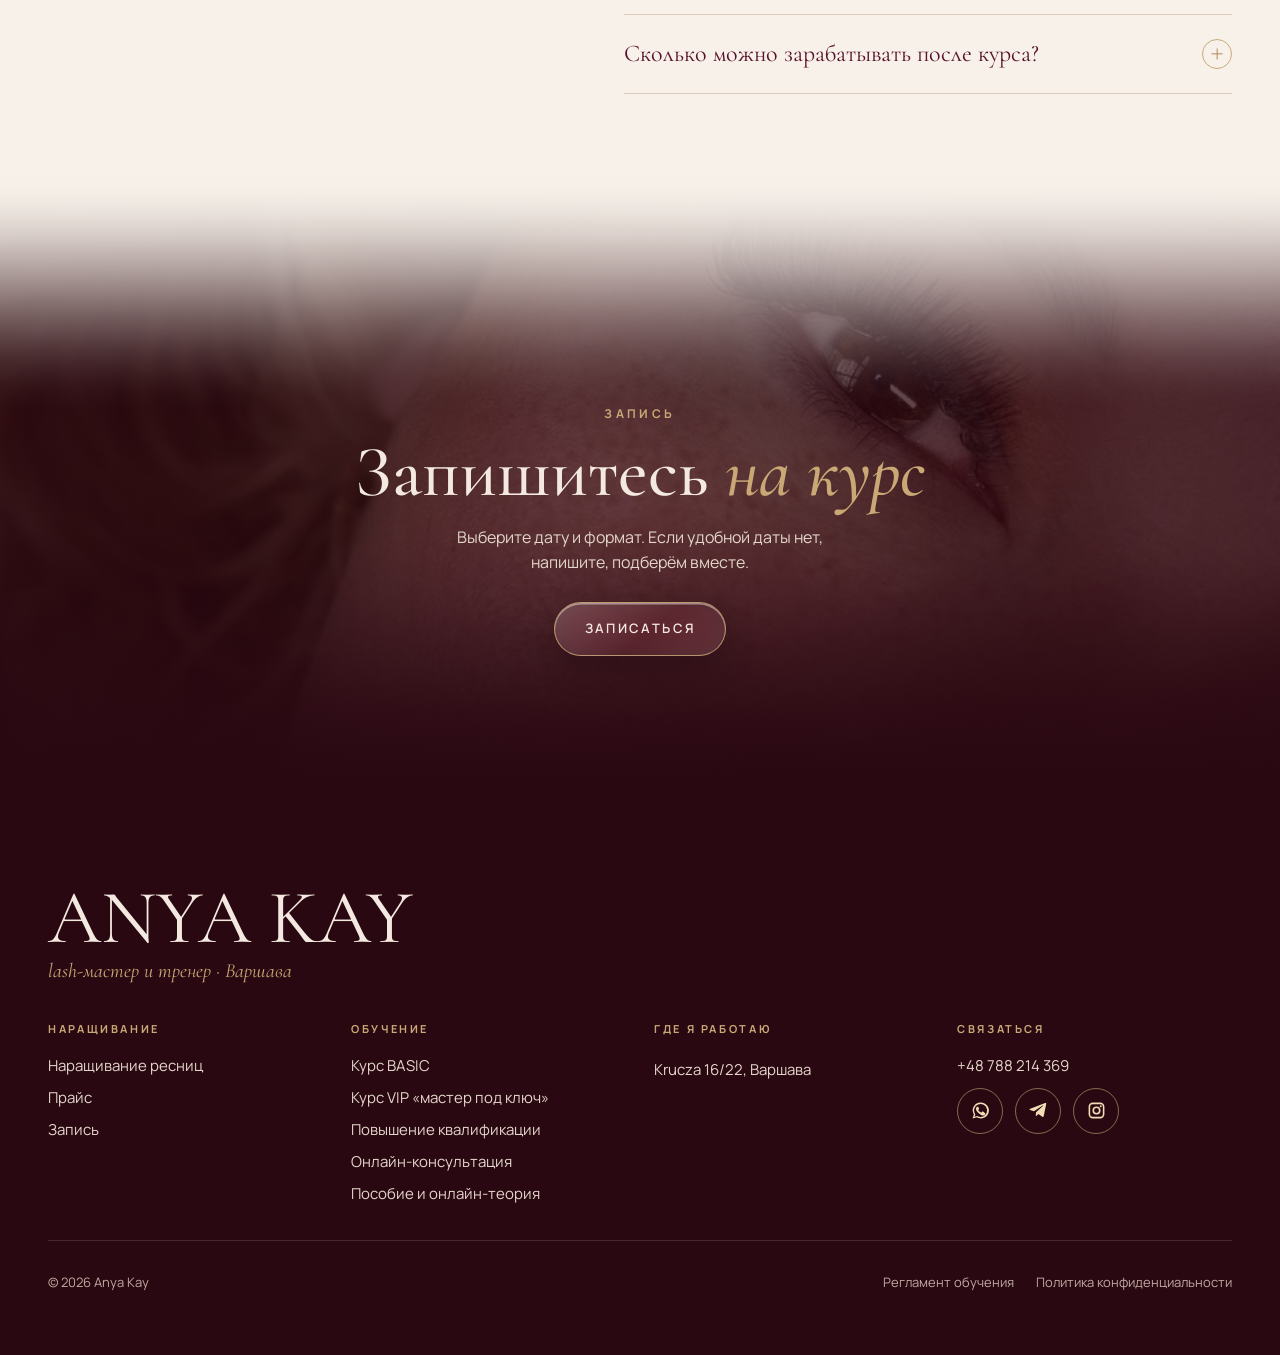
<file: basic-lash-course/index.html>
<!DOCTYPE html>
<html lang="ru">
<head>
<meta charset="UTF-8">
<meta name="viewport" content="width=device-width, initial-scale=1.0, viewport-fit=cover">
<title>Курс наращивания ресниц с нуля в Варшаве · BASIC · Anya Kay</title>
<meta name="description" content="Курс наращивания ресниц с нуля BASIC в Варшаве: 3 дня, 3 живые модели, теория в приложении, сертификат. 3000 zł индивидуально, 2000 zł в мини-группе.">
<link rel="canonical" href="https://anyakay.pl/basic-lash-course/">
<meta name="theme-color" content="#2A0812">
<meta property="og:type" content="website">
<meta property="og:site_name" content="Anya Kay">
<meta property="og:locale" content="ru_RU">
<meta property="og:title" content="Курс наращивания ресниц с нуля в Варшаве · BASIC · Anya Kay">
<meta property="og:description" content="Курс наращивания ресниц с нуля BASIC в Варшаве: 3 дня, 3 живые модели, теория в приложении, сертификат. 3000 zł индивидуально, 2000 zł в мини-группе.">
<meta property="og:url" content="https://anyakay.pl/basic-lash-course/">
<meta property="og:image" content="https://anyakay.pl/img/og.jpg">
<meta property="og:image:width" content="1200">
<meta property="og:image:height" content="630">
<meta name="twitter:card" content="summary_large_image">
<link rel="icon" href="/img/favicon.png" type="image/png">
<link rel="apple-touch-icon" href="/img/apple-touch-icon.png">
<link rel="preconnect" href="https://fonts.googleapis.com">
<link rel="preconnect" href="https://fonts.gstatic.com" crossorigin>
<link href="https://fonts.googleapis.com/css2?family=Cormorant+Garamond:ital,wght@0,400;0,500;0,600;1,400;1,500&family=Manrope:wght@400;500;600;700&display=swap" rel="stylesheet">
<link rel="stylesheet" href="/style.css?v=54">

<script type="application/ld+json">{"@context": "https://schema.org", "@graph": [{"@type": "BeautySalon", "@id": "https://anyakay.pl/#business", "name": "Anya Kay", "url": "https://anyakay.pl/", "image": "https://anyakay.pl/img/hero.jpg", "logo": "https://anyakay.pl/img/avatar.jpg", "telephone": "+48788214369", "address": {"@type": "PostalAddress", "streetAddress": "Krucza 16/22", "addressLocality": "Warszawa", "addressCountry": "PL"}, "priceRange": "200–4500 zł", "description": "Наращивание ресниц и обучение lash-мастеров в Варшаве.", "sameAs": ["https://www.instagram.com/anya.key_/", "https://t.me/AnyaKayClientBot"], "areaServed": "Warszawa", "founder": {"@type": "Person", "name": "Anya Kay", "jobTitle": "Lash-мастер и преподаватель"}}, {"@type": "FAQPage", "mainEntity": [{"@type": "Question", "name": "Чем VIP отличается от BASIC?", "acceptedAnswer": {"@type": "Answer", "text": "VIP включает всё из BASIC и в два раза больше практики: 6 дней и 6 моделей вместо 3, отработку L- и M-изгибов, эффекты лисичка, кукла, белка и стрелки, мокрый эффект или Ким на выбор, стартовый набор материалов и кубок VIP-мастера."}}, {"@type": "Question", "name": "Индивидуально или в группе: в чём разница?", "acceptedAnswer": {"@type": "Answer", "text": "Программа одинаковая. Индивидуально вы учитесь одна, и всё внимание только вам. В группе вас двое, а цена ниже: BASIC 2000 zł вместо 3000 zł, VIP 3000 zł вместо 4500 zł с человека."}}, {"@type": "Question", "name": "Нужна ли предоплата?", "acceptedAnswer": {"@type": "Answer", "text": "Да, дата бронируется после предоплаты 500 zł. Отменить или перенести запись можно не позже чем за 3 недели до начала, позже предоплата не возвращается. Перенести дату можно один раз, при втором переносе предоплата сгорает."}}, {"@type": "Question", "name": "Выдаёте сертификат?", "acceptedAnswer": {"@type": "Answer", "text": "Да, после обучения вы получаете именной сертификат с печатью."}}, {"@type": "Question", "name": "Сколько можно зарабатывать после курса?", "acceptedAnswer": {"@type": "Answer", "text": "Зависит от вас, но вот пример: ученица Света за первые 2,5 недели после обучения обслужила 9 клиенток и заработала 800 zł, параллельно работая на заводе. Её модели возвращаются и становятся постоянными клиентками."}}]}, {"@type": "Course", "name": "BASIC LASH COURSE", "description": "Курс наращивания ресниц с нуля: теория в приложении, 3 дня практики, 3 живые модели, сертификат.", "inLanguage": "ru", "provider": {"@id": "https://anyakay.pl/#business"}, "url": "https://anyakay.pl/basic-lash-course/", "offers": {"@type": "Offer", "price": "3000", "priceCurrency": "PLN", "category": "Paid", "url": "https://anyakay.pl/basic-lash-course/"}, "hasCourseInstance": {"@type": "CourseInstance", "courseMode": "onsite", "location": "Warszawa, Krucza 16/22"}}]}</script>
</head>
<body>
<header class="hdr g">
  <div class="hl"><a href="/" class="bk" data-hback aria-label="Назад">←</a><a href="/" class="mono" aria-label="Anya Kay, на главную">AK</a></div>
  <nav class="nav" aria-label="Меню"><a href="/naraschivanie/">Наращивание</a><a href="/obuchenie/" aria-current=page>Обучение</a><a href="/materialy/">Онлайн-продукты</a><a href="/zapis/">Запись</a></nav>
  <a href="/zapis/" class="btn wine">Записаться</a>
  <button class="menu-b" data-menu aria-label="Открыть меню">МЕНЮ <i></i></button>
</header>
<div class="mnu" id="mnu" role="dialog" aria-label="Меню">
  <div class="top"><a href="/" class="mono">AK</a><button class="x" data-menu-x aria-label="Закрыть меню">×</button></div>
  <nav><a href="/">Главная<small>01</small></a><a href="/naraschivanie/">Наращивание ресниц<small>02</small></a><a href="/obuchenie/">Обучение<small>03</small></a><a href="/basic-lash-course/" aria-current=page>Курс BASIC<small>04</small></a><a href="/vip-lash-course/">Курс VIP<small>05</small></a><a href="/povyshenie-kvalifikacii/">Повышение квалификации<small>06</small></a><a href="/materialy/">Онлайн-продукты<small>07</small></a><a href="/zapis/">Запись<small>08</small></a></nav>
  <div class="foot"><a href="/zapis/" class="btn glass full">Записаться</a><p>Krucza 16/22 · Варшава</p></div>
</div>
<main>

<section class="pcover face"><div class="ph" style="background-image:url('/img/basic-oblozhka.jpg');background-position:50% -80px" role="img" aria-label=""></div><div class="in"><div class="eyebrow l">Курс с нуля · 3 дня</div><h1>Курс BASIC: <em>наращивание с нуля</em></h1><p>Для тех, кто хочет не просто научиться наращивать, а понимать, что и почему делает в работе.<span class="nx" data-next="basic"></span></p><div class="btns"><a href="/zapis/?w=basic" class="btn glass" data-book="basic">Записаться</a><a href="#daty" class="btn line">Ближайшие даты ↓</a></div></div></section>
<section class="sec soft" id="daty" style="padding-top:40px"><div class="wrap">
  <div class="reveal"><div class="eyebrow l">Расписание</div><h2 class="h2 one">Ближайшие <em>даты</em></h2><p class="lead">Индивидуально или в мини-группе до 2 человек.</p></div>
  <div class="dates" data-dates="basic" data-price></div>
</div></section>
<section class="sec soft"><div class="wrap">
  <div class="reveal"><div class="eyebrow l">Для кого</div><h2 class="h2">Этот курс <em>для вас, если</em></h2></div>
  <div class="tlx forwho"><div class="day reveal"><div class="d">1</div><div><h3>Начинаете с нуля</h3><p>Объясню всё с основ: материалы, клей, постановка руки, схемы эффектов.</p></div></div><div class="day reveal"><div class="d">2</div><div><h3>Хотите работать на себя</h3><p>После курса вы умеете наращивать и знаете, как снимать работы и искать первых клиенток.</p></div></div><div class="day reveal"><div class="d">3</div><div><h3>Учились, но нет уверенности</h3><p>Закроем пробелы в теории и поставим технику на живых моделях.</p></div></div></div>
</div></section>
<section class="sec soft" id="cena"><div class="wrap">
  <div class="reveal"><div class="eyebrow l">Цена и форматы</div><h2 class="h2 one">Сколько <em>стоит</em></h2><p class="lead">Индивидуально: только вы и я. В группе: вас двое, цена ниже.</p></div>
  <div class="courses one"><article class="course gd reveal"><small>3 дня · 3 живых моделей</small><h3>BASIC</h3>
    <div class="fmt"><div><span>Индивидуально</span><b>3 000<small>zł</small></b></div><div><span>В группе до 2 человек</span><b>2 000<small>zł</small><small class="per">с человека</small></b></div></div>
    <ul><li>Углублённая теория в приложении</li><li>Практика на 3D-манекене и 3 живых моделях</li><li>Эффекты: лисичка, кукла, белка</li><li>Базовое пособие и все мои гайды</li><li>Поддержка после обучения</li><li>Именной сертификат с печатью</li></ul>
    <p class="bonus">Бонус: курс по обработке контента и ретуши фото.</p>
    <div class="btns"><a href="/zapis/?w=basic" class="btn glass" data-book="basic">Записаться</a></div></article></div>
  <p class="dates-note reveal">Нужно больше практики? <a href="/vip-lash-course/" style="text-decoration:underline">Курс VIP «мастер под ключ»</a></p>
</div></section>
<section class="sec soft"><div class="wrap">
  <div class="reveal"><div class="eyebrow l">Что вы получите</div><h2 class="h2">Курс BASIC: <em>что внутри</em></h2></div>
  <div class="gets"><div class="get reveal"><svg viewBox="0 0 32 32"><path d="M5 7c4-1 8-1 11 2 3-3 7-3 11-2v17c-4-1-8-1-11 2-3-3-7-3-11-2z"/><path d="M16 9v17"/></svg><b>Теория в приложении</b><span>уроки, тесты и прогресс</span></div><div class="get reveal"><svg viewBox="0 0 32 32"><path d="M3 16s5-8 13-8 13 8 13 8-5 8-13 8S3 16 3 16z"/><circle cx="16" cy="16" r="4"/></svg><b>3 живые модели</b><span>и практика на 3D-манекене</span></div><div class="get reveal"><svg viewBox="0 0 32 32"><path d="M16 4l3.5 7.6 8.3.9-6.2 5.6 1.8 8.2L16 22l-7.4 4.3 1.8-8.2-6.2-5.6 8.3-.9z"/></svg><b>Эффекты</b><span>лисичка, кукла, белка</span></div><div class="get reveal"><svg viewBox="0 0 32 32"><rect x="5" y="6" width="22" height="16" rx="1.5"/><path d="M9 11h14M9 15h9"/><circle cx="22" cy="22" r="3.5"/><path d="M20 25l-1 4 3-1.5 3 1.5-1-4"/></svg><b>Сертификат</b><span>именной, с печатью</span></div></div>
</div></section>
<section class="sec soft"><div class="wrap">
  <div class="reveal"><div class="eyebrow l">Программа</div><h2 class="h2">Обучение <em>шаг за шагом</em></h2></div>
  <div class="prog-in"><div class="tlx"><div class="day reveal"><div class="d">1</div><div><h3>Теория в приложении</h3><p>В своём темпе, до практики.</p></div></div><div class="day reveal"><div class="d">2</div><div><h3>Тесты</h3><p>После каждого урока, прогресс виден в приложении.</p></div></div><div class="day reveal"><div class="d">3</div><div><h3>Итоговая проверка</h3><p>Перед выходом на практику.</p></div></div><div class="day reveal"><div class="d">4</div><div><h3>Практика</h3><p>3 дня на 3D-манекене и 3 живых моделях под моим контролем.</p></div></div><div class="day reveal"><div class="d">5</div><div><h3>Сертификат</h3><p>Именной, с печатью, после завершения.</p></div></div></div></div>
  <details class="lessons-d reveal"><summary>16 уроков теории до практики</summary><ol class="lessons"><li><b>00</b>Знакомство и организационные моменты</li><li><b>01</b>Строение ресниц</li><li><b>02</b>Материалы 1.0</li><li><b>03</b>Материалы 2.0</li><li><b>04</b>Организация рабочего места</li><li><b>05</b>Виды ресниц</li><li><b>06</b>Правила наращивания</li><li><b>07</b>Клей, часть 1</li><li><b>08</b>Клей, часть 2</li><li><b>09</b>Моделирование взгляда</li><li><b>10</b>Работа с рядами</li><li><b>11</b>Снятие ресниц</li><li><b>12</b>Коррекция ресниц</li><li><b>13</b>Ожог слизистой</li><li><b>14</b>Аллергия мастера и клиента</li><li><b>15</b>Стерилизация инструментов</li></ol></details>
  <div class="vids"><figure class="vid reveal wide"><video data-auto data-src="/video/praktika-ruka.mp4" poster="/video/praktika-ruka.jpg" muted loop playsinline preload="none" aria-label="Ставлю руку на практике"></video><figcaption>Ставлю руку на практике</figcaption></figure><figure class="vid reveal "><video data-auto data-src="/video/kurs.mp4" poster="/video/kurs.jpg" muted loop playsinline preload="none" aria-label="Как проходит курс"></video><figcaption>Как проходит курс</figcaption></figure><figure class="vid reveal "><video data-auto data-src="/video/praktika-1.mp4" poster="/video/praktika-1.jpg" muted loop playsinline preload="none" aria-label="Практика на курсе"></video><figcaption>Практика на курсе</figcaption></figure></div>
</div></section>
<section class="sec soft"><div class="wrap split">
  <div class="reveal"><div class="eyebrow l">Приложение</div><h2 class="h2">Вся теория <em>в приложении</em></h2>
    <p class="lead">Уроки, тесты и прогресс в одном месте, прямо в телефоне.</p>
    <ul class="pts"><li>Видеоуроки и тест после каждого урока</li><li>Прогресс по урокам и результаты тестов</li><li>Все мои гайды и пособие</li><li>Платный Telegram-канал по обработке фото и видео</li></ul>
    <p class="worth">По отдельности всё это стоило бы 1&nbsp;200&nbsp;zł, а в курсе уже включено.</p></div>
  <div class="phones reveal"><button type="button" data-shot="prilozhenie-0.png" data-alt="Приложение Anya Kay Lash Academy" aria-label="Приложение Anya Kay Lash Academy"><img src="/img/prilozhenie-0.png" alt="Приложение Anya Kay Lash Academy" loading="lazy"></button><button type="button" data-shot="prilozhenie-1.png" data-alt="Приложение: список уроков" aria-label="Приложение: список уроков"><img src="/img/prilozhenie-1.png" alt="Приложение: список уроков" loading="lazy"></button><button type="button" data-shot="prilozhenie-2.png" data-alt="Приложение: урок и материалы" aria-label="Приложение: урок и материалы"><img src="/img/prilozhenie-2.png" alt="Приложение: урок и материалы" loading="lazy"></button><button type="button" data-shot="prilozhenie-3.png" data-alt="Приложение: прогресс ученицы" aria-label="Приложение: прогресс ученицы"><img src="/img/prilozhenie-3.png" alt="Приложение: прогресс ученицы" loading="lazy"></button></div>
</div></section>
<section class="sec soft"><div class="wrap"><div class="care reveal">
  <div class="eyebrow l">Всегда на связи</div><h2 class="h2">Поддержка <em>после курса</em></h2>
  <p>Я всегда на связи. Не знаете, что нарастить конкретной клиентке, или что-то не получается в работе? Пишете мне, и я объясню, как сделать правильно. Вы не остаётесь одна: я рядом и поддержу даже в трудную минуту.</p>
</div></div></section>
<section class="sec soft"><div class="wrap"><div class="eyebrow l">Ученицы</div><h2 class="h2 one">Работы <em>учениц</em></h2></div>
<div class="sl" data-slider="uch"><div class="sl-t"></div><div class="wrap sl-bar"><div class="sl-c"></div><div class="sl-n"><button class="sl-p" aria-label="Назад">←</button><button class="sl-x" aria-label="Дальше">→</button></div></div></div></section>
<section class="sec soft"><div class="wrap"><div class="eyebrow l">Отзывы</div><h2 class="h2 one">Что говорят <em>ученицы</em></h2>
<div class="vts"><figure class="reveal"><div class="vt"><video controls playsinline preload="none" poster="/assets/videos/testimonial_1_poster.jpg" aria-label="Видеоотзыв: Настя"><source src="/assets/videos/testimonial_1.mp4" type="video/mp4"></video></div><figcaption><b>Настя</b><br>прилетела на курс из Швеции, 6 дней обучения</figcaption></figure><figure class="reveal"><div class="vt"><video controls playsinline preload="none" poster="/assets/videos/testimonial_2_poster.jpg" aria-label="Видеоотзыв: Арина"><source src="/assets/videos/testimonial_2.mp4" type="video/mp4"></video></div><figcaption><b>Арина</b><br>курс 6 дней</figcaption></figure></div></div>
<div class="ops wrap n5"><figure class="op rv long"><div class="q" aria-hidden="true">“</div><blockquote>Хочу сказать тебе огромное спасибо! Всё прошло просто супер, мне безумно всё понравилось. Больше всего ценю то, что мы каждый день отрабатывали и практиковались, и ты действительно ставила мне руку. Благодаря этому я наконец-то чётко поняла, что и как делать. Было очень классно, приятно и невероятно тепло в процессе. Спасибо тебе за знания и поддержку!</blockquote><button type="button" class="rmore" data-rmore>Читать полностью</button><figcaption><span><b>Ученица</b><small>ученица</small></span><button type="button" class="orig" data-shot="otzyv-uchenica-praktika.jpg" data-alt="Отзыв: Ученица, оригинал">Смотреть оригинал</button></figcaption></figure><figure class="op rv long"><div class="q" aria-hidden="true">“</div><blockquote>Курсом осталась очень довольна. Ты рассказываешь всё чётко, грамотно, по делу, что действительно будет важно в работе: какие материалы лучше и выгоднее купить, про все способы и виды наращивания, где искать клиентов, в общем абсолютно всё, что нужно для начинающего мастера. И что очень важно, практика: ты реально сидишь и наращиваешь, а не как на курсах, смотришь, как мастер делает. Ещё очень хочу добавить: спасибо за терпение! Одним словом, супер, буду дальше тренироваться и оттачивать приобретённые навыки.</blockquote><button type="button" class="rmore" data-rmore>Читать полностью</button><figcaption><span><b>Карина</b><small>ученица</small></span><button type="button" class="orig" data-shot="otzyv-karina.jpg" data-alt="Отзыв: Карина, оригинал">Смотреть оригинал</button></figcaption></figure><figure class="op rv long"><div class="q" aria-hidden="true">“</div><blockquote>Хочу выразить тебе свою огромную благодарность за титанический труд, который ты проделала, чтобы передать мне свой опыт, научить и показать, как нужно наращивать ресницы. Я безумно рада, что выбрала тебя в качестве своего учителя, ты превзошла мои ожидания от обучения! Подарила мне вдохновение и дала хороший толчок для развития в этой сфере. Благодаря тебе я освоила правильную технику наращивания, научилась наращивать трендовые эффекты и объёмы. Каждый шаг и нюанс в этом деле теперь мне понятен. Вопросов после курса не осталось, всё разложила по полочкам и без лишней воды. Ещё раз большое спасибо за это чудесное обучение, время прошло быстро, но очень продуктивно!</blockquote><button type="button" class="rmore" data-rmore>Читать полностью</button><figcaption><span><b>Света</b><small>ученица</small></span><button type="button" class="orig" data-shot="otzyv-sveta.jpg" data-alt="Отзыв: Света, оригинал">Смотреть оригинал</button></figcaption></figure><figure class="op rv"><div class="q" aria-hidden="true">“</div><blockquote>Спасибо большое! Мне безумно приятно. Так я научилась только благодаря тебе, самый лучший тренер. Кстати, я вышла на новое время, последние наращивания сделаны уже ровно за 2.40–3 максимум, для меня это рекорд.</blockquote><figcaption><span><b>Настя</b><small>ученица</small></span><button type="button" class="orig" data-shot="otzyv-nastya.jpg" data-alt="Отзыв: Настя, оригинал">Смотреть оригинал</button></figcaption></figure><figure class="op rv long"><div class="q" aria-hidden="true">“</div><blockquote>Хочу ще раз подякувати за ці 6 днів. Вони просто пролетіли як 5 хвилин. Було дуже приємно відпрацьовувати з тобою кожну модель, дякую за нові знання, за те що все пояснюєш доступно (і не один раз пояснюєш), дякую за терпіння і таке чуйне ставлення. Я би ще раз записалася до тебе на VIP курс.</blockquote><button type="button" class="rmore" data-rmore>Читать полностью</button><details class="tr"><summary>Перевод на русский</summary><p>Хочу ещё раз поблагодарить за эти 6 дней. Они просто пролетели как 5 минут. Было очень приятно отрабатывать с тобой каждую модель, спасибо за новые знания, за то, что всё объясняешь доступно (и не один раз объясняешь), спасибо за терпение и такое чуткое отношение. Я бы ещё раз записалась к тебе на VIP-курс.</p></details><figcaption><span><b>Яна</b><small>ученица VIP</small></span><button type="button" class="orig" data-shot="otzyv-yana.jpg" data-alt="Отзыв: Яна, оригинал">Смотреть оригинал</button></figcaption></figure></div><div class="wrap cbtn bkrow reveal"><a href="/zapis/?w=basic" class="btn glass" data-book="basic">Записаться</a></div>
</section>
<section class="sec"><div class="wrap split">
  <div class="reveal"><div class="eyebrow">Вопросы</div><h2 class="h2 one">О <em>курсе</em></h2><p class="lead">Условия записи и предоплаты в <a href="/reglament-obucheniya/" style="text-decoration:underline">регламенте обучения</a>.</p></div>
  <div class="faq"><details class="reveal"><summary>Чем VIP отличается от BASIC?<i></i></summary><p>VIP включает всё из BASIC и в два раза больше практики: 6 дней и 6 моделей вместо 3, отработку L- и M-изгибов, эффекты лисичка, кукла, белка и стрелки, мокрый эффект или Ким на выбор, стартовый набор материалов и кубок VIP-мастера.</p></details><details class="reveal"><summary>Индивидуально или в группе: в чём разница?<i></i></summary><p>Программа одинаковая. Индивидуально вы учитесь одна, и всё внимание только вам. В группе вас двое, а цена ниже: BASIC 2000 zł вместо 3000 zł, VIP 3000 zł вместо 4500 zł с человека.</p></details><details class="reveal"><summary>Нужна ли предоплата?<i></i></summary><p>Да, дата бронируется после предоплаты 500 zł. Отменить или перенести запись можно не позже чем за 3 недели до начала, позже предоплата не возвращается. Перенести дату можно один раз, при втором переносе предоплата сгорает.</p></details><details class="reveal"><summary>Выдаёте сертификат?<i></i></summary><p>Да, после обучения вы получаете именной сертификат с печатью.</p></details><details class="reveal"><summary>Сколько можно зарабатывать после курса?<i></i></summary><p>Зависит от вас, но вот пример: ученица Света за первые 2,5 недели после обучения обслужила 9 клиенток и заработала 800 zł, параллельно работая на заводе. Её модели возвращаются и становятся постоянными клиентками.</p></details></div>
</div></section>
<section class="band"><div class="ph" style="background-image:url('/img/uchenica-basic-3.jpg');background-position:50% 40%"></div><div class="in wrap reveal"><div class="eyebrow l">Запись</div><h2>Запишитесь <em>на курс</em></h2><p>Выберите дату и формат. Если удобной даты нет, напишите, подберём вместе.</p><a href="/zapis/?w=basic" class="btn glass">Записаться</a></div></section>
</main>
<footer class="ftr"><div class="wrap">
  <div class="top"><div class="brand">ANYA KAY<small>lash-мастер и тренер · Варшава</small></div></div>
  <div class="cols">
    <div><h4>Наращивание</h4><a href="/naraschivanie/">Наращивание ресниц</a><a href="/naraschivanie/#prajs">Прайс</a><a href="/zapis/?w=lashes">Запись</a></div>
    <div><h4>Обучение</h4><a href="/basic-lash-course/">Курс BASIC</a><a href="/vip-lash-course/">Курс VIP «мастер под ключ»</a><a href="/povyshenie-kvalifikacii/">Повышение квалификации</a><a href="/konsultaciya/">Онлайн-консультация</a><a href="/materialy/">Пособие и онлайн-теория</a></div>
    <div><h4>Где я работаю</h4><p><a href="https://www.google.com/maps/search/?api=1&query=Krucza+16%2F22+Warszawa" target="_blank" rel="noopener">Krucza 16/22, Варшава</a></p></div>
    <div><h4>Связаться</h4><a href="https://wa.me/48788214369" target="_blank" rel="noopener">+48 788 214 369</a>
      <div class="soc"><a href="https://wa.me/48788214369" target="_blank" rel="noopener" aria-label="WhatsApp"><svg viewBox="0 0 24 24" aria-hidden="true"><path d="M12 2a9.8 9.8 0 0 0-8.4 14.9L2 22l5.2-1.6A10 10 0 1 0 12 2Zm0 18.2a8.1 8.1 0 0 1-4.1-1.1l-.3-.2-3.1 1 1-3-.2-.3a8.2 8.2 0 1 1 6.7 3.6Zm4.5-6.1c-.2-.1-1.5-.7-1.8-.8-.2-.1-.4-.1-.6.1l-.8 1c-.1.2-.3.2-.6.1a6.7 6.7 0 0 1-2-1.2 7.6 7.6 0 0 1-1.4-1.7c-.1-.3 0-.4.1-.5l.4-.5.3-.5c.1-.2 0-.4 0-.5l-.8-1.9c-.2-.5-.5-.5-.7-.5H8c-.2 0-.5.1-.7.3-.3.3-1 1-1 2.5s1 2.9 1.2 3.1c.1.2 2.1 3.2 5.2 4.5.7.3 1.3.5 1.7.6.7.2 1.4.2 1.9.1.6-.1 1.5-.6 1.7-1.2.2-.6.2-1.1.2-1.2-.1-.1-.2-.2-.5-.3Z"/></svg></a><a href="https://t.me/AnyaKayClientBot" target="_blank" rel="noopener" aria-label="Telegram"><svg viewBox="0 0 24 24" aria-hidden="true"><path d="M21.8 3.4 18.6 19c-.2 1.1-.9 1.4-1.8.9l-4.9-3.6-2.4 2.3c-.3.3-.5.5-1 .5l.4-5 9-8.1c.4-.4-.1-.6-.6-.2L6.2 12.8 1.4 11.3c-1-.3-1-1 .2-1.5L20.3 2.6c.9-.3 1.7.2 1.5.8Z"/></svg></a><a href="https://www.instagram.com/anya.key_/" target="_blank" rel="noopener" aria-label="Instagram"><svg viewBox="0 0 24 24" aria-hidden="true"><path d="M7.3 2h9.4A5.3 5.3 0 0 1 22 7.3v9.4a5.3 5.3 0 0 1-5.3 5.3H7.3A5.3 5.3 0 0 1 2 16.7V7.3A5.3 5.3 0 0 1 7.3 2Zm-.2 2A3.1 3.1 0 0 0 4 7.1v9.8A3.1 3.1 0 0 0 7.1 20h9.8a3.1 3.1 0 0 0 3.1-3.1V7.1A3.1 3.1 0 0 0 16.9 4H7.1Zm10.3 1.5a1.2 1.2 0 1 1 0 2.4 1.2 1.2 0 0 1 0-2.4ZM12 6.9a5.1 5.1 0 1 1 0 10.2 5.1 5.1 0 0 1 0-10.2Zm0 2a3.1 3.1 0 1 0 0 6.2 3.1 3.1 0 0 0 0-6.2Z"/></svg></a></div></div>
  </div>
  <div class="fb"><span>© 2026 Anya Kay</span><span class="lg"><a href="/reglament-obucheniya/">Регламент обучения</a><a href="/politika-konfidencialnosti/">Политика конфиденциальности</a></span></div>
</div></footer>
<div class="mbar g" id="mbar"><a href="/zapis/" class="btn wine">Записаться</a><button class="ic" data-faq aria-label="Есть вопрос?">?</button><a class="ic wa2" href="https://wa.me/48788214369" target="_blank" rel="noopener" aria-label="WhatsApp"><svg viewBox="0 0 24 24" aria-hidden="true"><path d="M12 2a9.8 9.8 0 0 0-8.4 14.9L2 22l5.2-1.6A10 10 0 1 0 12 2Zm0 18.2a8.1 8.1 0 0 1-4.1-1.1l-.3-.2-3.1 1 1-3-.2-.3a8.2 8.2 0 1 1 6.7 3.6Zm4.5-6.1c-.2-.1-1.5-.7-1.8-.8-.2-.1-.4-.1-.6.1l-.8 1c-.1.2-.3.2-.6.1a6.7 6.7 0 0 1-2-1.2 7.6 7.6 0 0 1-1.4-1.7c-.1-.3 0-.4.1-.5l.4-.5.3-.5c.1-.2 0-.4 0-.5l-.8-1.9c-.2-.5-.5-.5-.7-.5H8c-.2 0-.5.1-.7.3-.3.3-1 1-1 2.5s1 2.9 1.2 3.1c.1.2 2.1 3.2 5.2 4.5.7.3 1.3.5 1.7.6.7.2 1.4.2 1.9.1.6-.1 1.5-.6 1.7-1.2.2-.6.2-1.1.2-1.2-.1-.1-.2-.2-.5-.3Z"/></svg></a></div>
<button class="fab g" id="fab" data-faq aria-haspopup="dialog"><i>?</i>Есть вопрос?</button>
<div class="chat g" id="chat" role="dialog" aria-label="Вопросы и ответы">
  <div class="ch-h"><div class="mono">AK</div><div><b>Anya Kay</b><span>Частые вопросы и быстрая связь</span></div><button id="chat-x" aria-label="Закрыть">×</button></div>
  <div class="ch-b" id="chat-b"></div>
  <form class="inp" id="chat-f"><input id="chat-i" placeholder="Или напишите свой вопрос…" autocomplete="off" aria-label="Ваш вопрос"><button aria-label="Отправить">↑</button></form>
</div>
<div class="lbx" id="lbx" role="dialog" aria-label="Фото"><button class="x" aria-label="Закрыть">×</button><button class="nv pv" aria-label="Назад">‹</button><div class="m"></div><button class="nv nx" aria-label="Дальше">›</button><div class="c"></div></div>
<script src="/app.js?v=54" defer></script>
</body>
</html>
</file>
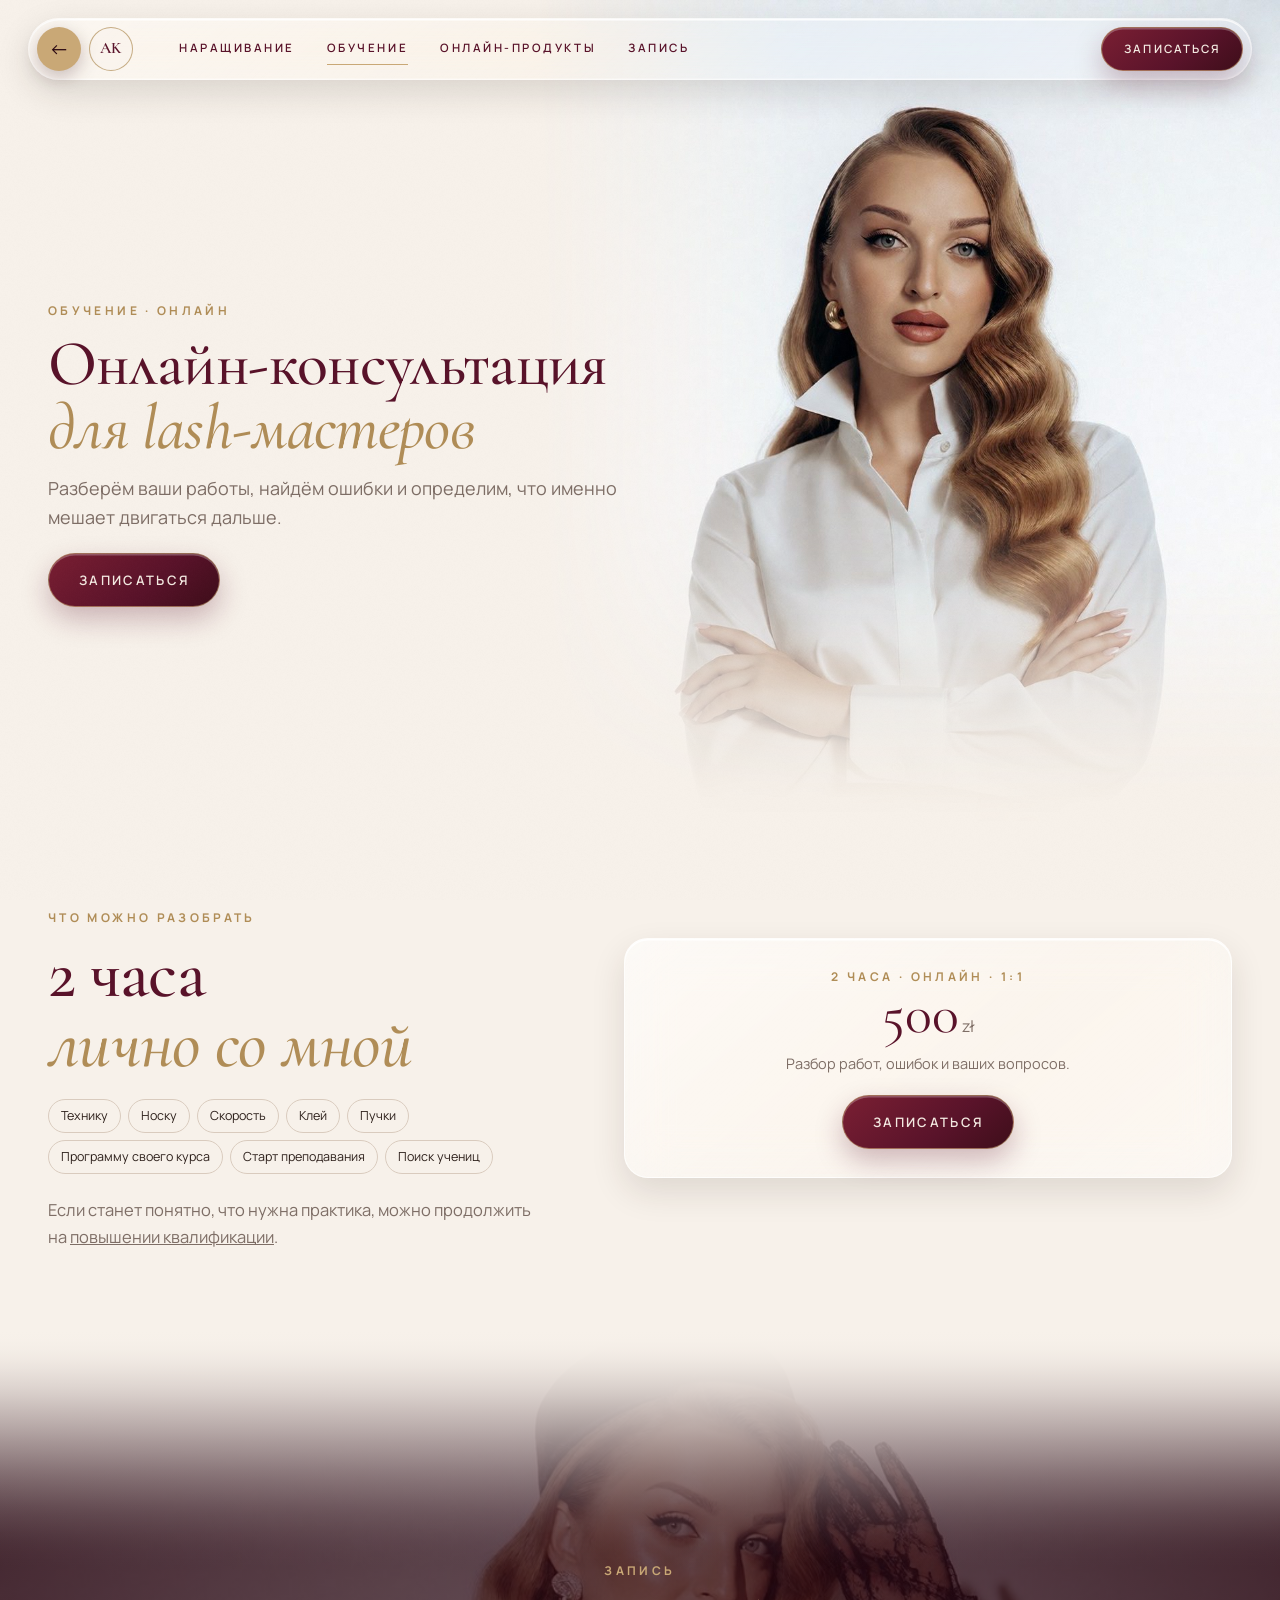
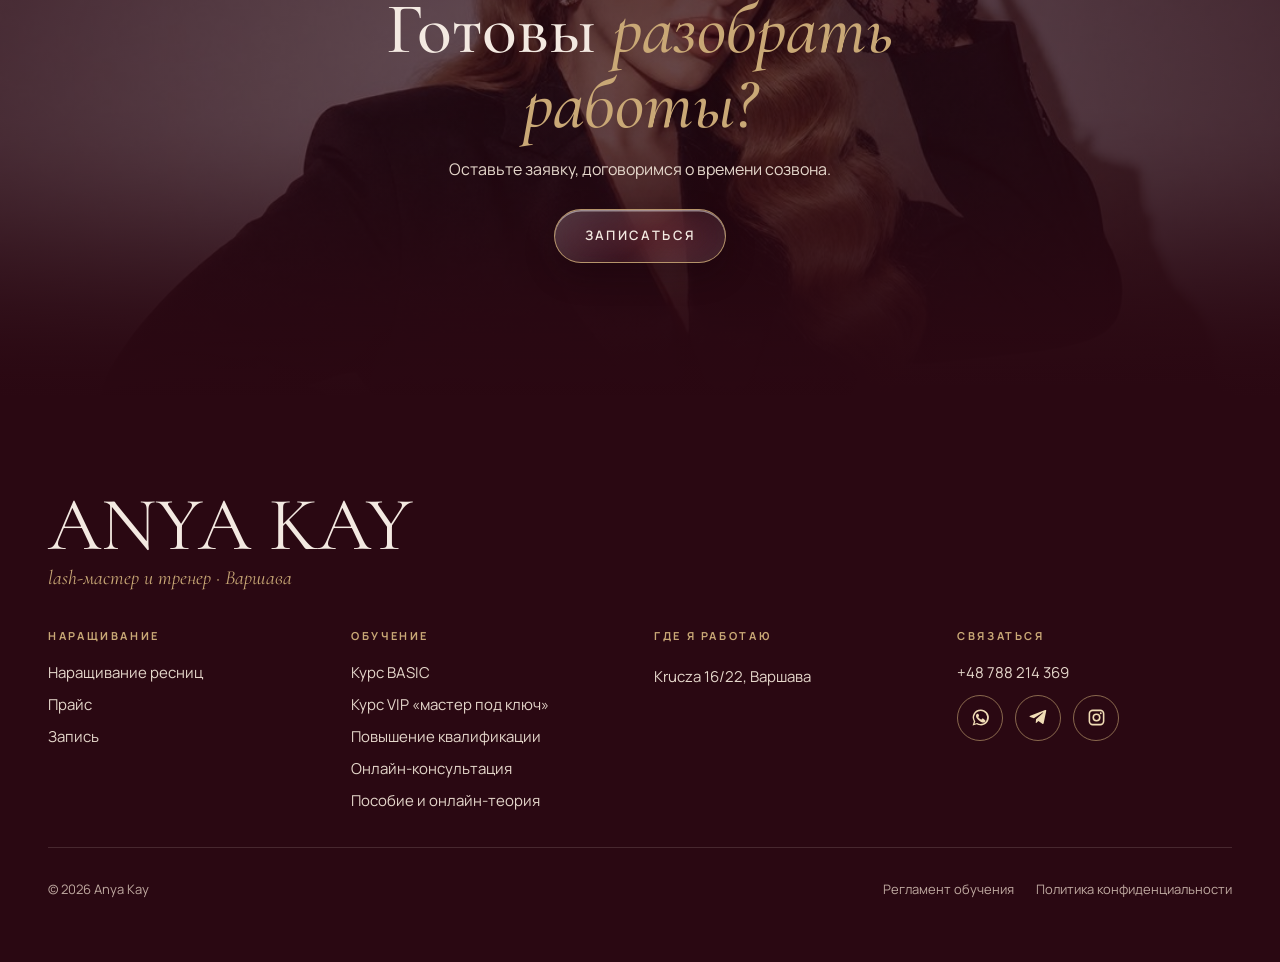
<file: konsultaciya/index.html>
<!DOCTYPE html>
<html lang="ru">
<head>
<meta charset="UTF-8">
<meta name="viewport" content="width=device-width, initial-scale=1.0, viewport-fit=cover">
<title>Онлайн-консультация для lash-мастеров · разбор работ · Anya Kay</title>
<meta name="description" content="Онлайн-консультация для мастеров по наращиванию ресниц: 2 часа, 500 zł. Разбор работ, ошибок, носки, скорости, клея, программы курса и старта преподавания.">
<link rel="canonical" href="https://anyakay.pl/konsultaciya/">
<meta name="theme-color" content="#2A0812">
<meta property="og:type" content="website">
<meta property="og:site_name" content="Anya Kay">
<meta property="og:locale" content="ru_RU">
<meta property="og:title" content="Онлайн-консультация для lash-мастеров · разбор работ · Anya Kay">
<meta property="og:description" content="Онлайн-консультация для мастеров по наращиванию ресниц: 2 часа, 500 zł. Разбор работ, ошибок, носки, скорости, клея, программы курса и старта преподавания.">
<meta property="og:url" content="https://anyakay.pl/konsultaciya/">
<meta property="og:image" content="https://anyakay.pl/img/og.jpg">
<meta property="og:image:width" content="1200">
<meta property="og:image:height" content="630">
<meta name="twitter:card" content="summary_large_image">
<link rel="icon" href="/img/favicon.png" type="image/png">
<link rel="apple-touch-icon" href="/img/apple-touch-icon.png">
<link rel="preconnect" href="https://fonts.googleapis.com">
<link rel="preconnect" href="https://fonts.gstatic.com" crossorigin>
<link href="https://fonts.googleapis.com/css2?family=Cormorant+Garamond:ital,wght@0,400;0,500;0,600;1,400;1,500&family=Manrope:wght@400;500;600;700&display=swap" rel="stylesheet">
<link rel="stylesheet" href="/style.css?v=54">

<script type="application/ld+json">{"@context": "https://schema.org", "@graph": [{"@type": "BeautySalon", "@id": "https://anyakay.pl/#business", "name": "Anya Kay", "url": "https://anyakay.pl/", "image": "https://anyakay.pl/img/hero.jpg", "logo": "https://anyakay.pl/img/avatar.jpg", "telephone": "+48788214369", "address": {"@type": "PostalAddress", "streetAddress": "Krucza 16/22", "addressLocality": "Warszawa", "addressCountry": "PL"}, "priceRange": "200–4500 zł", "description": "Наращивание ресниц и обучение lash-мастеров в Варшаве.", "sameAs": ["https://www.instagram.com/anya.key_/", "https://t.me/AnyaKayClientBot"], "areaServed": "Warszawa", "founder": {"@type": "Person", "name": "Anya Kay", "jobTitle": "Lash-мастер и преподаватель"}}, {"@type": "Service", "name": "Онлайн-консультация для lash-мастеров", "provider": {"@id": "https://anyakay.pl/#business"}, "offers": {"@type": "Offer", "price": "500", "priceCurrency": "PLN"}}]}</script>
</head>
<body>
<header class="hdr g">
  <div class="hl"><a href="/" class="bk" data-hback aria-label="Назад">←</a><a href="/" class="mono" aria-label="Anya Kay, на главную">AK</a></div>
  <nav class="nav" aria-label="Меню"><a href="/naraschivanie/">Наращивание</a><a href="/obuchenie/" aria-current=page>Обучение</a><a href="/materialy/">Онлайн-продукты</a><a href="/zapis/">Запись</a></nav>
  <a href="/zapis/" class="btn wine">Записаться</a>
  <button class="menu-b" data-menu aria-label="Открыть меню">МЕНЮ <i></i></button>
</header>
<div class="mnu" id="mnu" role="dialog" aria-label="Меню">
  <div class="top"><a href="/" class="mono">AK</a><button class="x" data-menu-x aria-label="Закрыть меню">×</button></div>
  <nav><a href="/">Главная<small>01</small></a><a href="/naraschivanie/">Наращивание ресниц<small>02</small></a><a href="/obuchenie/">Обучение<small>03</small></a><a href="/basic-lash-course/">Курс BASIC<small>04</small></a><a href="/vip-lash-course/">Курс VIP<small>05</small></a><a href="/povyshenie-kvalifikacii/">Повышение квалификации<small>06</small></a><a href="/materialy/">Онлайн-продукты<small>07</small></a><a href="/zapis/">Запись<small>08</small></a></nav>
  <div class="foot"><a href="/zapis/" class="btn glass full">Записаться</a><p>Krucza 16/22 · Варшава</p></div>
</div>
<main>

<section class="pcover face"><div class="ph" style="background-image:url('/img/konsultaciya-oblozhka.jpg');background-position:50% 0%" role="img" aria-label=""></div><div class="in"><div class="eyebrow l">Обучение · онлайн</div><h1>Онлайн-консультация <em>для lash-мастеров</em></h1><p>Разберём ваши работы, найдём ошибки и определим, что именно мешает двигаться дальше.</p><div class="btns"><a href="/zapis/?w=consultation" class="btn glass">Записаться</a></div></div></section>
<section class="sec"><div class="wrap split">
  <div class="reveal"><div class="eyebrow">Что можно разобрать</div><h2 class="h2 one">2 часа <em>лично со мной</em></h2>
    <div class="tags" style="margin-top:20px"><span>Технику</span><span>Носку</span><span>Скорость</span><span>Клей</span><span>Пучки</span><span>Программу своего курса</span><span>Старт преподавания</span><span>Поиск учениц</span></div>
    <p class="lead" style="margin-top:22px">Если станет понятно, что нужна практика, можно продолжить на <a href="/povyshenie-kvalifikacii/" style="text-decoration:underline">повышении квалификации</a>.</p></div>
  <div class="pricebox gd reveal"><div class="eyebrow l">2 часа · онлайн · 1:1</div><div class="big">500<span> zł</span></div><p>Разбор работ, ошибок и ваших вопросов.</p><a href="/zapis/?w=consultation" class="btn glass">Записаться</a></div>
</div></section>
<section class="band"><div class="ph" style="background-image:url('/img/anya-kay-zhaket.jpg');background-position:50% 15%"></div><div class="in wrap reveal"><div class="eyebrow l">Запись</div><h2>Готовы <em>разобрать работы?</em></h2><p>Оставьте заявку, договоримся о времени созвона.</p><a href="/zapis/?w=consultation" class="btn glass">Записаться</a></div></section>
</main>
<footer class="ftr"><div class="wrap">
  <div class="top"><div class="brand">ANYA KAY<small>lash-мастер и тренер · Варшава</small></div></div>
  <div class="cols">
    <div><h4>Наращивание</h4><a href="/naraschivanie/">Наращивание ресниц</a><a href="/naraschivanie/#prajs">Прайс</a><a href="/zapis/?w=lashes">Запись</a></div>
    <div><h4>Обучение</h4><a href="/basic-lash-course/">Курс BASIC</a><a href="/vip-lash-course/">Курс VIP «мастер под ключ»</a><a href="/povyshenie-kvalifikacii/">Повышение квалификации</a><a href="/konsultaciya/">Онлайн-консультация</a><a href="/materialy/">Пособие и онлайн-теория</a></div>
    <div><h4>Где я работаю</h4><p><a href="https://www.google.com/maps/search/?api=1&query=Krucza+16%2F22+Warszawa" target="_blank" rel="noopener">Krucza 16/22, Варшава</a></p></div>
    <div><h4>Связаться</h4><a href="https://wa.me/48788214369" target="_blank" rel="noopener">+48 788 214 369</a>
      <div class="soc"><a href="https://wa.me/48788214369" target="_blank" rel="noopener" aria-label="WhatsApp"><svg viewBox="0 0 24 24" aria-hidden="true"><path d="M12 2a9.8 9.8 0 0 0-8.4 14.9L2 22l5.2-1.6A10 10 0 1 0 12 2Zm0 18.2a8.1 8.1 0 0 1-4.1-1.1l-.3-.2-3.1 1 1-3-.2-.3a8.2 8.2 0 1 1 6.7 3.6Zm4.5-6.1c-.2-.1-1.5-.7-1.8-.8-.2-.1-.4-.1-.6.1l-.8 1c-.1.2-.3.2-.6.1a6.7 6.7 0 0 1-2-1.2 7.6 7.6 0 0 1-1.4-1.7c-.1-.3 0-.4.1-.5l.4-.5.3-.5c.1-.2 0-.4 0-.5l-.8-1.9c-.2-.5-.5-.5-.7-.5H8c-.2 0-.5.1-.7.3-.3.3-1 1-1 2.5s1 2.9 1.2 3.1c.1.2 2.1 3.2 5.2 4.5.7.3 1.3.5 1.7.6.7.2 1.4.2 1.9.1.6-.1 1.5-.6 1.7-1.2.2-.6.2-1.1.2-1.2-.1-.1-.2-.2-.5-.3Z"/></svg></a><a href="https://t.me/AnyaKayClientBot" target="_blank" rel="noopener" aria-label="Telegram"><svg viewBox="0 0 24 24" aria-hidden="true"><path d="M21.8 3.4 18.6 19c-.2 1.1-.9 1.4-1.8.9l-4.9-3.6-2.4 2.3c-.3.3-.5.5-1 .5l.4-5 9-8.1c.4-.4-.1-.6-.6-.2L6.2 12.8 1.4 11.3c-1-.3-1-1 .2-1.5L20.3 2.6c.9-.3 1.7.2 1.5.8Z"/></svg></a><a href="https://www.instagram.com/anya.key_/" target="_blank" rel="noopener" aria-label="Instagram"><svg viewBox="0 0 24 24" aria-hidden="true"><path d="M7.3 2h9.4A5.3 5.3 0 0 1 22 7.3v9.4a5.3 5.3 0 0 1-5.3 5.3H7.3A5.3 5.3 0 0 1 2 16.7V7.3A5.3 5.3 0 0 1 7.3 2Zm-.2 2A3.1 3.1 0 0 0 4 7.1v9.8A3.1 3.1 0 0 0 7.1 20h9.8a3.1 3.1 0 0 0 3.1-3.1V7.1A3.1 3.1 0 0 0 16.9 4H7.1Zm10.3 1.5a1.2 1.2 0 1 1 0 2.4 1.2 1.2 0 0 1 0-2.4ZM12 6.9a5.1 5.1 0 1 1 0 10.2 5.1 5.1 0 0 1 0-10.2Zm0 2a3.1 3.1 0 1 0 0 6.2 3.1 3.1 0 0 0 0-6.2Z"/></svg></a></div></div>
  </div>
  <div class="fb"><span>© 2026 Anya Kay</span><span class="lg"><a href="/reglament-obucheniya/">Регламент обучения</a><a href="/politika-konfidencialnosti/">Политика конфиденциальности</a></span></div>
</div></footer>
<div class="mbar g" id="mbar"><a href="/zapis/" class="btn wine">Записаться</a><button class="ic" data-faq aria-label="Есть вопрос?">?</button><a class="ic wa2" href="https://wa.me/48788214369" target="_blank" rel="noopener" aria-label="WhatsApp"><svg viewBox="0 0 24 24" aria-hidden="true"><path d="M12 2a9.8 9.8 0 0 0-8.4 14.9L2 22l5.2-1.6A10 10 0 1 0 12 2Zm0 18.2a8.1 8.1 0 0 1-4.1-1.1l-.3-.2-3.1 1 1-3-.2-.3a8.2 8.2 0 1 1 6.7 3.6Zm4.5-6.1c-.2-.1-1.5-.7-1.8-.8-.2-.1-.4-.1-.6.1l-.8 1c-.1.2-.3.2-.6.1a6.7 6.7 0 0 1-2-1.2 7.6 7.6 0 0 1-1.4-1.7c-.1-.3 0-.4.1-.5l.4-.5.3-.5c.1-.2 0-.4 0-.5l-.8-1.9c-.2-.5-.5-.5-.7-.5H8c-.2 0-.5.1-.7.3-.3.3-1 1-1 2.5s1 2.9 1.2 3.1c.1.2 2.1 3.2 5.2 4.5.7.3 1.3.5 1.7.6.7.2 1.4.2 1.9.1.6-.1 1.5-.6 1.7-1.2.2-.6.2-1.1.2-1.2-.1-.1-.2-.2-.5-.3Z"/></svg></a></div>
<button class="fab g" id="fab" data-faq aria-haspopup="dialog"><i>?</i>Есть вопрос?</button>
<div class="chat g" id="chat" role="dialog" aria-label="Вопросы и ответы">
  <div class="ch-h"><div class="mono">AK</div><div><b>Anya Kay</b><span>Частые вопросы и быстрая связь</span></div><button id="chat-x" aria-label="Закрыть">×</button></div>
  <div class="ch-b" id="chat-b"></div>
  <form class="inp" id="chat-f"><input id="chat-i" placeholder="Или напишите свой вопрос…" autocomplete="off" aria-label="Ваш вопрос"><button aria-label="Отправить">↑</button></form>
</div>
<div class="lbx" id="lbx" role="dialog" aria-label="Фото"><button class="x" aria-label="Закрыть">×</button><button class="nv pv" aria-label="Назад">‹</button><div class="m"></div><button class="nv nx" aria-label="Дальше">›</button><div class="c"></div></div>
<script src="/app.js?v=54" defer></script>
</body>
</html>
</file>
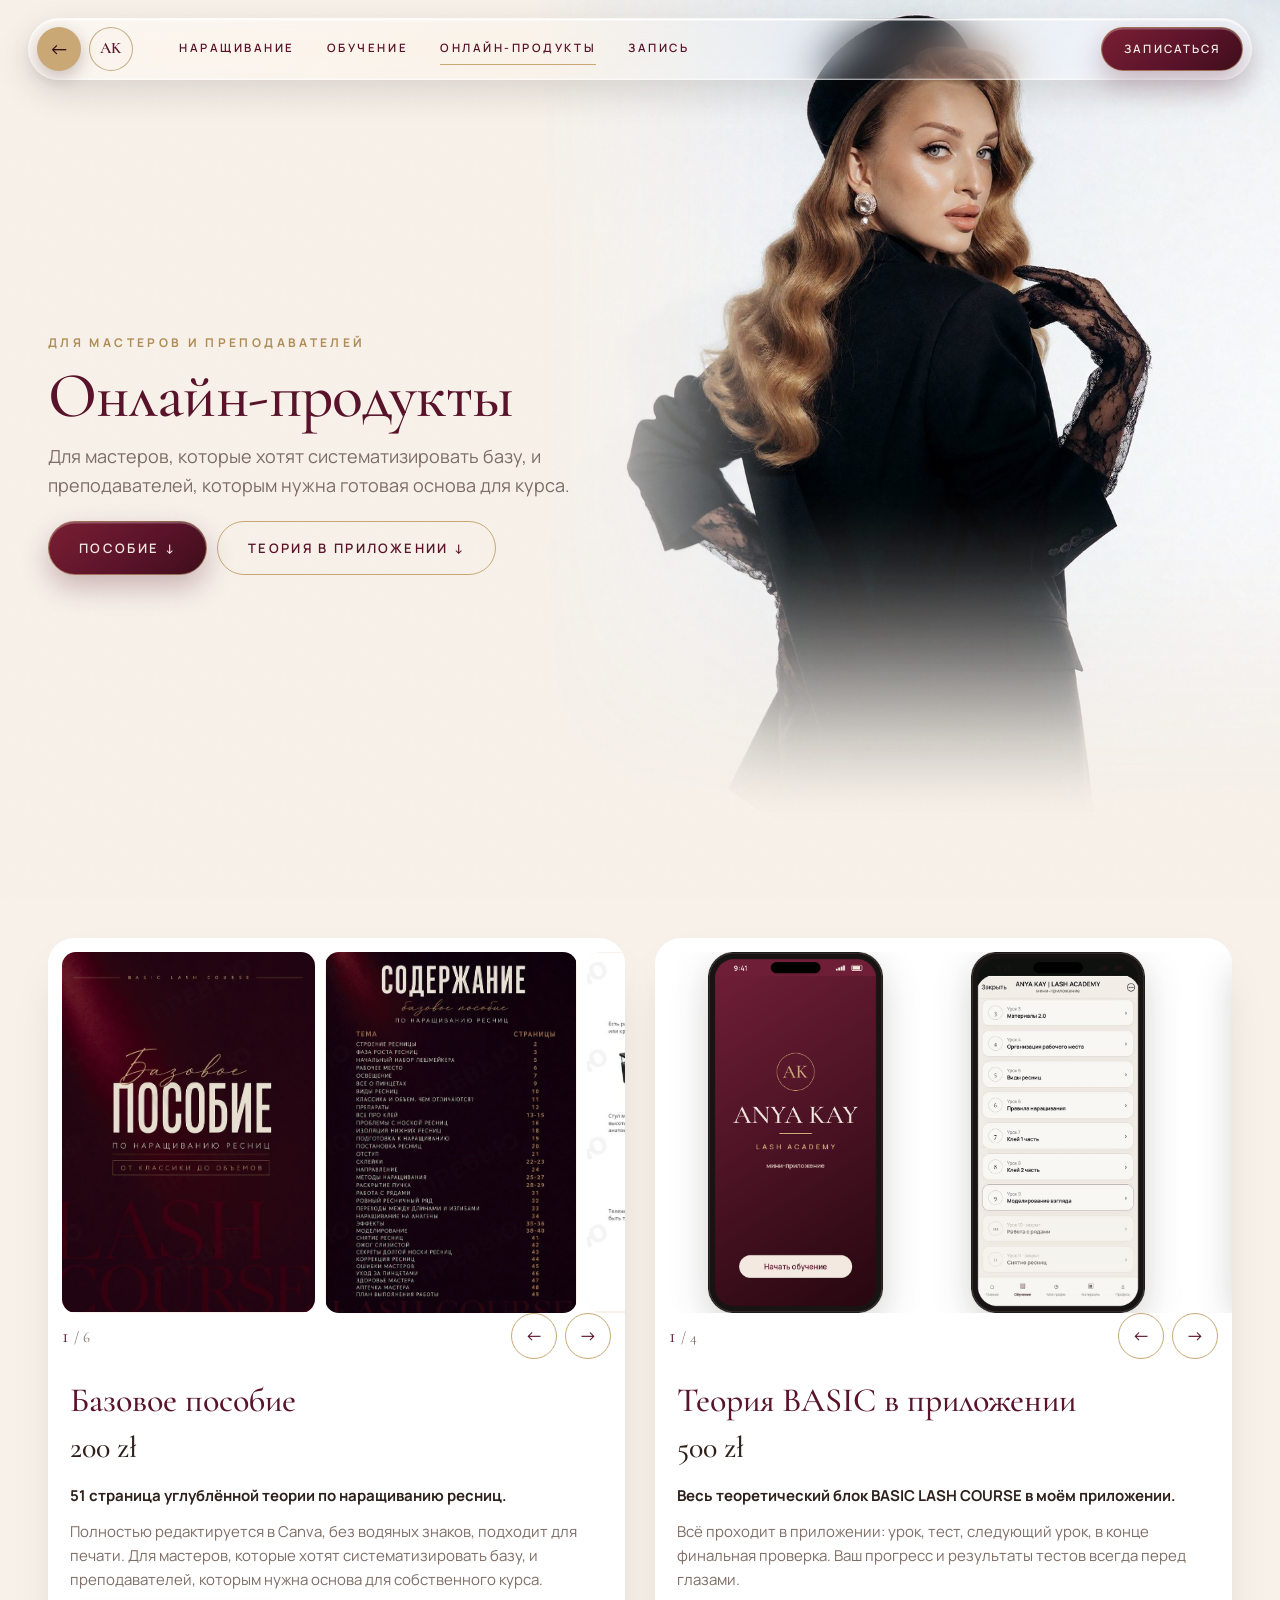
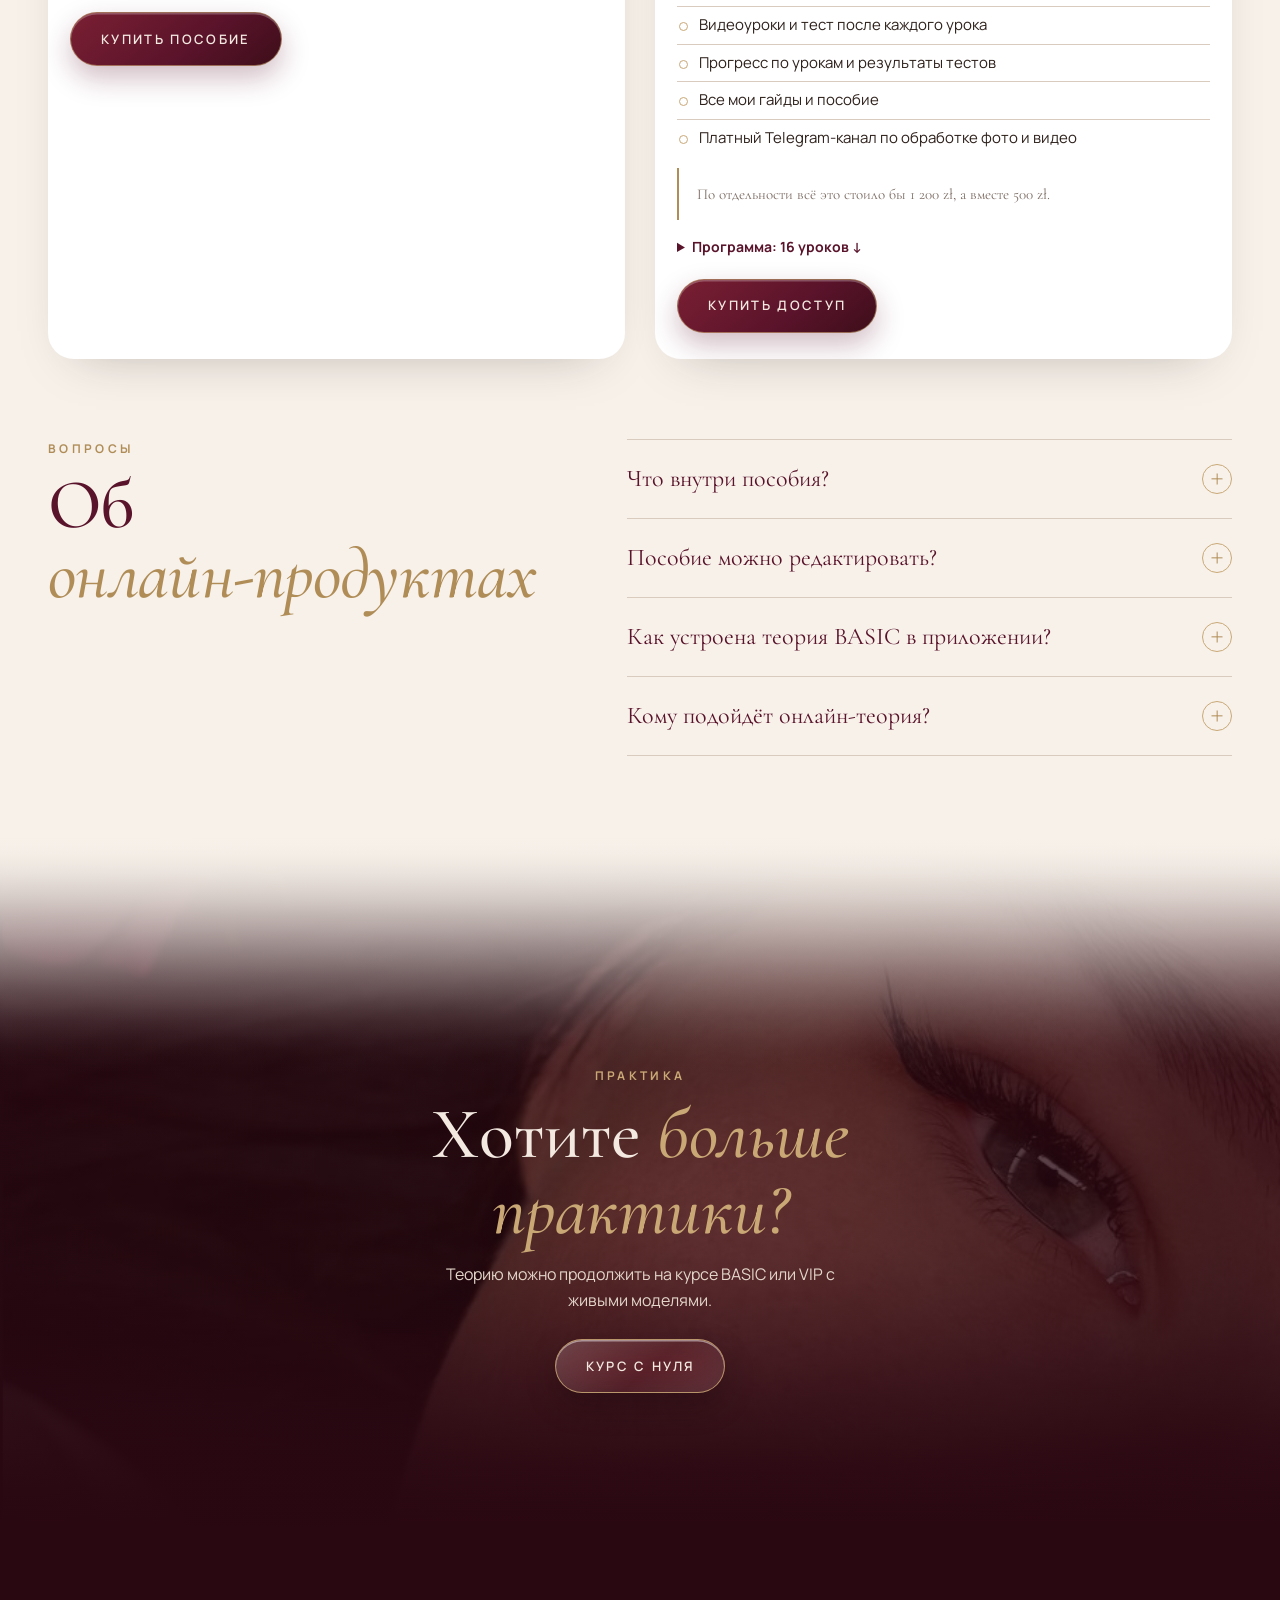
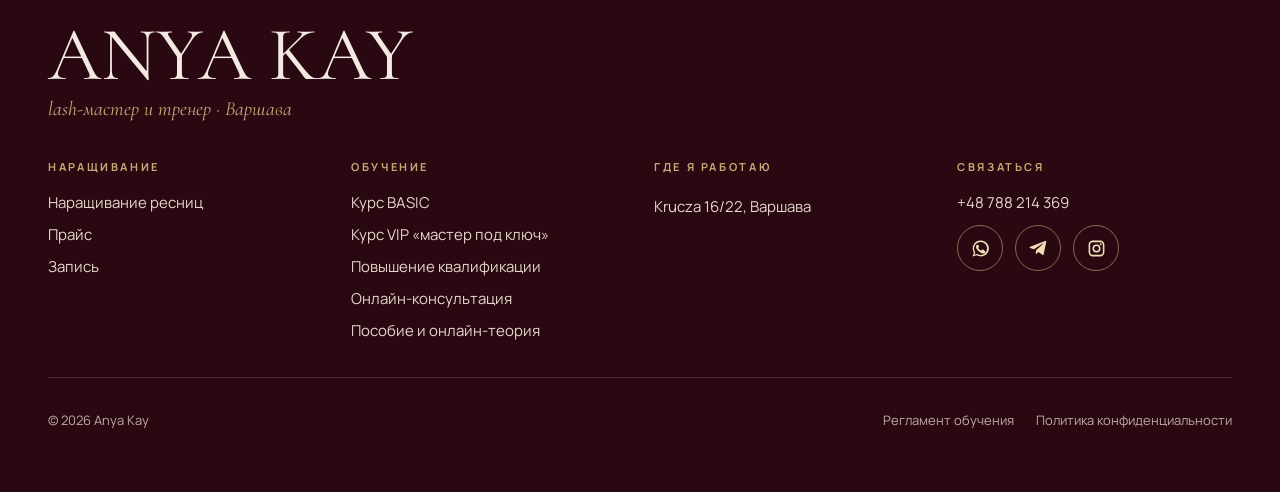
<file: materialy/index.html>
<!DOCTYPE html>
<html lang="ru">
<head>
<meta charset="UTF-8">
<meta name="viewport" content="width=device-width, initial-scale=1.0, viewport-fit=cover">
<title>Пособие и онлайн-теория по наращиванию ресниц · Anya Kay</title>
<meta name="description" content="Онлайн-продукты для lash-мастеров от Anya Kay: базовое пособие на 51 страницу (редактируется в Canva, 200 zł) и теория BASIC в приложении: 16 уроков с тестами и прогрессом (500 zł).">
<link rel="canonical" href="https://anyakay.pl/materialy/">
<meta name="theme-color" content="#2A0812">
<meta property="og:type" content="website">
<meta property="og:site_name" content="Anya Kay">
<meta property="og:locale" content="ru_RU">
<meta property="og:title" content="Пособие и онлайн-теория по наращиванию ресниц · Anya Kay">
<meta property="og:description" content="Онлайн-продукты для lash-мастеров от Anya Kay: базовое пособие на 51 страницу (редактируется в Canva, 200 zł) и теория BASIC в приложении: 16 уроков с тестами и прогрессом (500 zł).">
<meta property="og:url" content="https://anyakay.pl/materialy/">
<meta property="og:image" content="https://anyakay.pl/img/og.jpg">
<meta property="og:image:width" content="1200">
<meta property="og:image:height" content="630">
<meta name="twitter:card" content="summary_large_image">
<link rel="icon" href="/img/favicon.png" type="image/png">
<link rel="apple-touch-icon" href="/img/apple-touch-icon.png">
<link rel="preconnect" href="https://fonts.googleapis.com">
<link rel="preconnect" href="https://fonts.gstatic.com" crossorigin>
<link href="https://fonts.googleapis.com/css2?family=Cormorant+Garamond:ital,wght@0,400;0,500;0,600;1,400;1,500&family=Manrope:wght@400;500;600;700&display=swap" rel="stylesheet">
<link rel="stylesheet" href="/style.css?v=54">

<script type="application/ld+json">{"@context": "https://schema.org", "@graph": [{"@type": "BeautySalon", "@id": "https://anyakay.pl/#business", "name": "Anya Kay", "url": "https://anyakay.pl/", "image": "https://anyakay.pl/img/hero.jpg", "logo": "https://anyakay.pl/img/avatar.jpg", "telephone": "+48788214369", "address": {"@type": "PostalAddress", "streetAddress": "Krucza 16/22", "addressLocality": "Warszawa", "addressCountry": "PL"}, "priceRange": "200–4500 zł", "description": "Наращивание ресниц и обучение lash-мастеров в Варшаве.", "sameAs": ["https://www.instagram.com/anya.key_/", "https://t.me/AnyaKayClientBot"], "areaServed": "Warszawa", "founder": {"@type": "Person", "name": "Anya Kay", "jobTitle": "Lash-мастер и преподаватель"}}, {"@type": "FAQPage", "mainEntity": [{"@type": "Question", "name": "Что внутри пособия?", "acceptedAnswer": {"@type": "Answer", "text": "51 страница углублённой теории по наращиванию ресниц: рабочее место, материалы, клей, правила наращивания, работа с анагенами, ожог слизистой и другое."}}, {"@type": "Question", "name": "Пособие можно редактировать?", "acceptedAnswer": {"@type": "Answer", "text": "Да, оно полностью редактируется в Canva, без водяных знаков и подходит для печати. Подойдёт преподавателям как основа для своего курса."}}, {"@type": "Question", "name": "Как устроена теория BASIC в приложении?", "acceptedAnswer": {"@type": "Answer", "text": "Всё проходит в приложении: урок, затем тест, затем следующий урок, в конце финальная проверка. Прогресс по урокам виден в профиле. Внутри видеоуроки, все мои гайды и пособие, а ещё платный Telegram-канал по обработке фото и видео."}}, {"@type": "Question", "name": "Кому подойдёт онлайн-теория?", "acceptedAnswer": {"@type": "Answer", "text": "Мастерам, которые уже проходили практическое обучение, но хотят закрыть пробелы и систематизировать теорию."}}]}, {"@type": "Product", "name": "Базовое пособие по наращиванию ресниц", "description": "51 страница углублённой теории, редактируется в Canva.", "brand": {"@type": "Brand", "name": "Anya Kay"}, "offers": {"@type": "Offer", "price": "200", "priceCurrency": "PLN", "availability": "https://schema.org/InStock", "url": "https://anyakay.pl/materialy/"}}, {"@type": "Course", "name": "Теория BASIC в приложении", "description": "16 видеоуроков с тестами и финальной проверкой, прогресс, пособие и гайды.", "inLanguage": "ru", "provider": {"@id": "https://anyakay.pl/#business"}, "url": "https://anyakay.pl/materialy/#teoriya", "offers": {"@type": "Offer", "price": "500", "priceCurrency": "PLN", "category": "Paid", "url": "https://anyakay.pl/materialy/#teoriya"}, "hasCourseInstance": {"@type": "CourseInstance", "courseMode": "online", "location": "Warszawa, Krucza 16/22"}}]}</script>
</head>
<body>
<header class="hdr g">
  <div class="hl"><a href="/" class="bk" data-hback aria-label="Назад">←</a><a href="/" class="mono" aria-label="Anya Kay, на главную">AK</a></div>
  <nav class="nav" aria-label="Меню"><a href="/naraschivanie/">Наращивание</a><a href="/obuchenie/">Обучение</a><a href="/materialy/" aria-current=page>Онлайн-продукты</a><a href="/zapis/">Запись</a></nav>
  <a href="/zapis/" class="btn wine">Записаться</a>
  <button class="menu-b" data-menu aria-label="Открыть меню">МЕНЮ <i></i></button>
</header>
<div class="mnu" id="mnu" role="dialog" aria-label="Меню">
  <div class="top"><a href="/" class="mono">AK</a><button class="x" data-menu-x aria-label="Закрыть меню">×</button></div>
  <nav><a href="/">Главная<small>01</small></a><a href="/naraschivanie/">Наращивание ресниц<small>02</small></a><a href="/obuchenie/">Обучение<small>03</small></a><a href="/basic-lash-course/">Курс BASIC<small>04</small></a><a href="/vip-lash-course/">Курс VIP<small>05</small></a><a href="/povyshenie-kvalifikacii/">Повышение квалификации<small>06</small></a><a href="/materialy/" aria-current=page>Онлайн-продукты<small>07</small></a><a href="/zapis/">Запись<small>08</small></a></nav>
  <div class="foot"><a href="/zapis/" class="btn glass full">Записаться</a><p>Krucza 16/22 · Варшава</p></div>
</div>
<main>

<section class="pcover face"><div class="ph" style="background-image:url('/img/anya-kay-vzglyad.jpg');background-position:50% 0%" role="img" aria-label=""></div><div class="in"><div class="eyebrow l">Для мастеров и преподавателей</div><h1><span class="one">Онлайн-продукты</span></h1><p>Для мастеров, которые хотят систематизировать базу, и преподавателей, которым нужна готовая основа для курса.</p><div class="btns"><a href="#posobie" class="btn glass">Пособие ↓</a><a href="#teoriya" class="btn line">Теория в приложении ↓</a></div></div></section>
<section class="sec"><div class="wrap"><div class="prods">
  <article class="prod reveal" id="posobie"><div class="sl" data-slider="posobie"><div class="sl-t"></div><div class="wrap sl-bar"><div class="sl-c"></div><div class="sl-n"><button class="sl-p" aria-label="Назад">←</button><button class="sl-x" aria-label="Дальше">→</button></div></div></div><div class="bd">
    <h2>Базовое пособие</h2><div class="pr">200 zł</div>
    <p><b>51 страница углублённой теории по наращиванию ресниц.</b></p>
    <p>Полностью редактируется в Canva, без водяных знаков, подходит для печати. Для мастеров, которые хотят систематизировать базу, и преподавателей, которым нужна основа для собственного курса.</p>
    <div style="margin-top:20px"><a href="/zapis/?w=manual" class="btn wine">Купить пособие</a></div></div></article>
  <article class="prod reveal" id="teoriya"><div class="sl" data-slider="teoriya"><div class="sl-t"></div><div class="wrap sl-bar"><div class="sl-c"></div><div class="sl-n"><button class="sl-p" aria-label="Назад">←</button><button class="sl-x" aria-label="Дальше">→</button></div></div></div><div class="bd">
    <h2>Теория BASIC в приложении</h2><div class="pr">500 zł</div>
    <p><b>Весь теоретический блок BASIC LASH COURSE в моём приложении.</b></p>
    <p>Всё проходит в приложении: урок, тест, следующий урок, в конце финальная проверка. Ваш прогресс и результаты тестов всегда перед глазами.</p>
    <ul class="pts"><li>Видеоуроки и тест после каждого урока</li><li>Прогресс по урокам и результаты тестов</li><li>Все мои гайды и пособие</li><li>Платный Telegram-канал по обработке фото и видео</li></ul>
    <p class="worth">По отдельности всё это стоило бы 1&nbsp;200&nbsp;zł, а вместе 500&nbsp;zł.</p>
    <details><summary>Программа: 16 уроков ↓</summary><ol><li>Знакомство и организационные моменты</li><li>Строение ресниц</li><li>Материалы 1.0</li><li>Материалы 2.0</li><li>Организация рабочего места</li><li>Виды ресниц</li><li>Правила наращивания</li><li>Клей, часть 1</li><li>Клей, часть 2</li><li>Моделирование взгляда</li><li>Работа с рядами</li><li>Снятие ресниц</li><li>Коррекция ресниц</li><li>Ожог слизистой</li><li>Аллергия мастера и клиента</li><li>Стерилизация инструментов</li></ol></details>
    <div style="margin-top:20px"><a href="/zapis/?w=theory" class="btn wine">Купить доступ</a></div></div></article>
</div></div></section>
<section class="sec" style="padding-top:0"><div class="wrap split">
  <div class="reveal"><div class="eyebrow">Вопросы</div><h2 class="h2 one">Об <em>онлайн-продуктах</em></h2></div>
  <div class="faq"><details class="reveal"><summary>Что внутри пособия?<i></i></summary><p>51 страница углублённой теории по наращиванию ресниц: рабочее место, материалы, клей, правила наращивания, работа с анагенами, ожог слизистой и другое.</p></details><details class="reveal"><summary>Пособие можно редактировать?<i></i></summary><p>Да, оно полностью редактируется в Canva, без водяных знаков и подходит для печати. Подойдёт преподавателям как основа для своего курса.</p></details><details class="reveal"><summary>Как устроена теория BASIC в приложении?<i></i></summary><p>Всё проходит в приложении: урок, затем тест, затем следующий урок, в конце финальная проверка. Прогресс по урокам виден в профиле. Внутри видеоуроки, все мои гайды и пособие, а ещё платный Telegram-канал по обработке фото и видео.</p></details><details class="reveal"><summary>Кому подойдёт онлайн-теория?<i></i></summary><p>Мастерам, которые уже проходили практическое обучение, но хотят закрыть пробелы и систематизировать теорию.</p></details></div>
</div></section>
<section class="band"><div class="ph" style="background-image:url('/img/uchenica-basic-1.jpg');background-position:50% 50%"></div><div class="in wrap reveal"><div class="eyebrow l">Практика</div><h2>Хотите <em>больше практики?</em></h2><p>Теорию можно продолжить на курсе BASIC или VIP с живыми моделями.</p><a href="/basic-lash-course/" class="btn glass">Курс с нуля</a></div></section>
</main>
<footer class="ftr"><div class="wrap">
  <div class="top"><div class="brand">ANYA KAY<small>lash-мастер и тренер · Варшава</small></div></div>
  <div class="cols">
    <div><h4>Наращивание</h4><a href="/naraschivanie/">Наращивание ресниц</a><a href="/naraschivanie/#prajs">Прайс</a><a href="/zapis/?w=lashes">Запись</a></div>
    <div><h4>Обучение</h4><a href="/basic-lash-course/">Курс BASIC</a><a href="/vip-lash-course/">Курс VIP «мастер под ключ»</a><a href="/povyshenie-kvalifikacii/">Повышение квалификации</a><a href="/konsultaciya/">Онлайн-консультация</a><a href="/materialy/">Пособие и онлайн-теория</a></div>
    <div><h4>Где я работаю</h4><p><a href="https://www.google.com/maps/search/?api=1&query=Krucza+16%2F22+Warszawa" target="_blank" rel="noopener">Krucza 16/22, Варшава</a></p></div>
    <div><h4>Связаться</h4><a href="https://wa.me/48788214369" target="_blank" rel="noopener">+48 788 214 369</a>
      <div class="soc"><a href="https://wa.me/48788214369" target="_blank" rel="noopener" aria-label="WhatsApp"><svg viewBox="0 0 24 24" aria-hidden="true"><path d="M12 2a9.8 9.8 0 0 0-8.4 14.9L2 22l5.2-1.6A10 10 0 1 0 12 2Zm0 18.2a8.1 8.1 0 0 1-4.1-1.1l-.3-.2-3.1 1 1-3-.2-.3a8.2 8.2 0 1 1 6.7 3.6Zm4.5-6.1c-.2-.1-1.5-.7-1.8-.8-.2-.1-.4-.1-.6.1l-.8 1c-.1.2-.3.2-.6.1a6.7 6.7 0 0 1-2-1.2 7.6 7.6 0 0 1-1.4-1.7c-.1-.3 0-.4.1-.5l.4-.5.3-.5c.1-.2 0-.4 0-.5l-.8-1.9c-.2-.5-.5-.5-.7-.5H8c-.2 0-.5.1-.7.3-.3.3-1 1-1 2.5s1 2.9 1.2 3.1c.1.2 2.1 3.2 5.2 4.5.7.3 1.3.5 1.7.6.7.2 1.4.2 1.9.1.6-.1 1.5-.6 1.7-1.2.2-.6.2-1.1.2-1.2-.1-.1-.2-.2-.5-.3Z"/></svg></a><a href="https://t.me/AnyaKayClientBot" target="_blank" rel="noopener" aria-label="Telegram"><svg viewBox="0 0 24 24" aria-hidden="true"><path d="M21.8 3.4 18.6 19c-.2 1.1-.9 1.4-1.8.9l-4.9-3.6-2.4 2.3c-.3.3-.5.5-1 .5l.4-5 9-8.1c.4-.4-.1-.6-.6-.2L6.2 12.8 1.4 11.3c-1-.3-1-1 .2-1.5L20.3 2.6c.9-.3 1.7.2 1.5.8Z"/></svg></a><a href="https://www.instagram.com/anya.key_/" target="_blank" rel="noopener" aria-label="Instagram"><svg viewBox="0 0 24 24" aria-hidden="true"><path d="M7.3 2h9.4A5.3 5.3 0 0 1 22 7.3v9.4a5.3 5.3 0 0 1-5.3 5.3H7.3A5.3 5.3 0 0 1 2 16.7V7.3A5.3 5.3 0 0 1 7.3 2Zm-.2 2A3.1 3.1 0 0 0 4 7.1v9.8A3.1 3.1 0 0 0 7.1 20h9.8a3.1 3.1 0 0 0 3.1-3.1V7.1A3.1 3.1 0 0 0 16.9 4H7.1Zm10.3 1.5a1.2 1.2 0 1 1 0 2.4 1.2 1.2 0 0 1 0-2.4ZM12 6.9a5.1 5.1 0 1 1 0 10.2 5.1 5.1 0 0 1 0-10.2Zm0 2a3.1 3.1 0 1 0 0 6.2 3.1 3.1 0 0 0 0-6.2Z"/></svg></a></div></div>
  </div>
  <div class="fb"><span>© 2026 Anya Kay</span><span class="lg"><a href="/reglament-obucheniya/">Регламент обучения</a><a href="/politika-konfidencialnosti/">Политика конфиденциальности</a></span></div>
</div></footer>
<div class="mbar g" id="mbar"><a href="/zapis/" class="btn wine">Записаться</a><button class="ic" data-faq aria-label="Есть вопрос?">?</button><a class="ic wa2" href="https://wa.me/48788214369" target="_blank" rel="noopener" aria-label="WhatsApp"><svg viewBox="0 0 24 24" aria-hidden="true"><path d="M12 2a9.8 9.8 0 0 0-8.4 14.9L2 22l5.2-1.6A10 10 0 1 0 12 2Zm0 18.2a8.1 8.1 0 0 1-4.1-1.1l-.3-.2-3.1 1 1-3-.2-.3a8.2 8.2 0 1 1 6.7 3.6Zm4.5-6.1c-.2-.1-1.5-.7-1.8-.8-.2-.1-.4-.1-.6.1l-.8 1c-.1.2-.3.2-.6.1a6.7 6.7 0 0 1-2-1.2 7.6 7.6 0 0 1-1.4-1.7c-.1-.3 0-.4.1-.5l.4-.5.3-.5c.1-.2 0-.4 0-.5l-.8-1.9c-.2-.5-.5-.5-.7-.5H8c-.2 0-.5.1-.7.3-.3.3-1 1-1 2.5s1 2.9 1.2 3.1c.1.2 2.1 3.2 5.2 4.5.7.3 1.3.5 1.7.6.7.2 1.4.2 1.9.1.6-.1 1.5-.6 1.7-1.2.2-.6.2-1.1.2-1.2-.1-.1-.2-.2-.5-.3Z"/></svg></a></div>
<button class="fab g" id="fab" data-faq aria-haspopup="dialog"><i>?</i>Есть вопрос?</button>
<div class="chat g" id="chat" role="dialog" aria-label="Вопросы и ответы">
  <div class="ch-h"><div class="mono">AK</div><div><b>Anya Kay</b><span>Частые вопросы и быстрая связь</span></div><button id="chat-x" aria-label="Закрыть">×</button></div>
  <div class="ch-b" id="chat-b"></div>
  <form class="inp" id="chat-f"><input id="chat-i" placeholder="Или напишите свой вопрос…" autocomplete="off" aria-label="Ваш вопрос"><button aria-label="Отправить">↑</button></form>
</div>
<div class="lbx" id="lbx" role="dialog" aria-label="Фото"><button class="x" aria-label="Закрыть">×</button><button class="nv pv" aria-label="Назад">‹</button><div class="m"></div><button class="nv nx" aria-label="Дальше">›</button><div class="c"></div></div>
<script src="/app.js?v=54" defer></script>
</body>
</html>
</file>
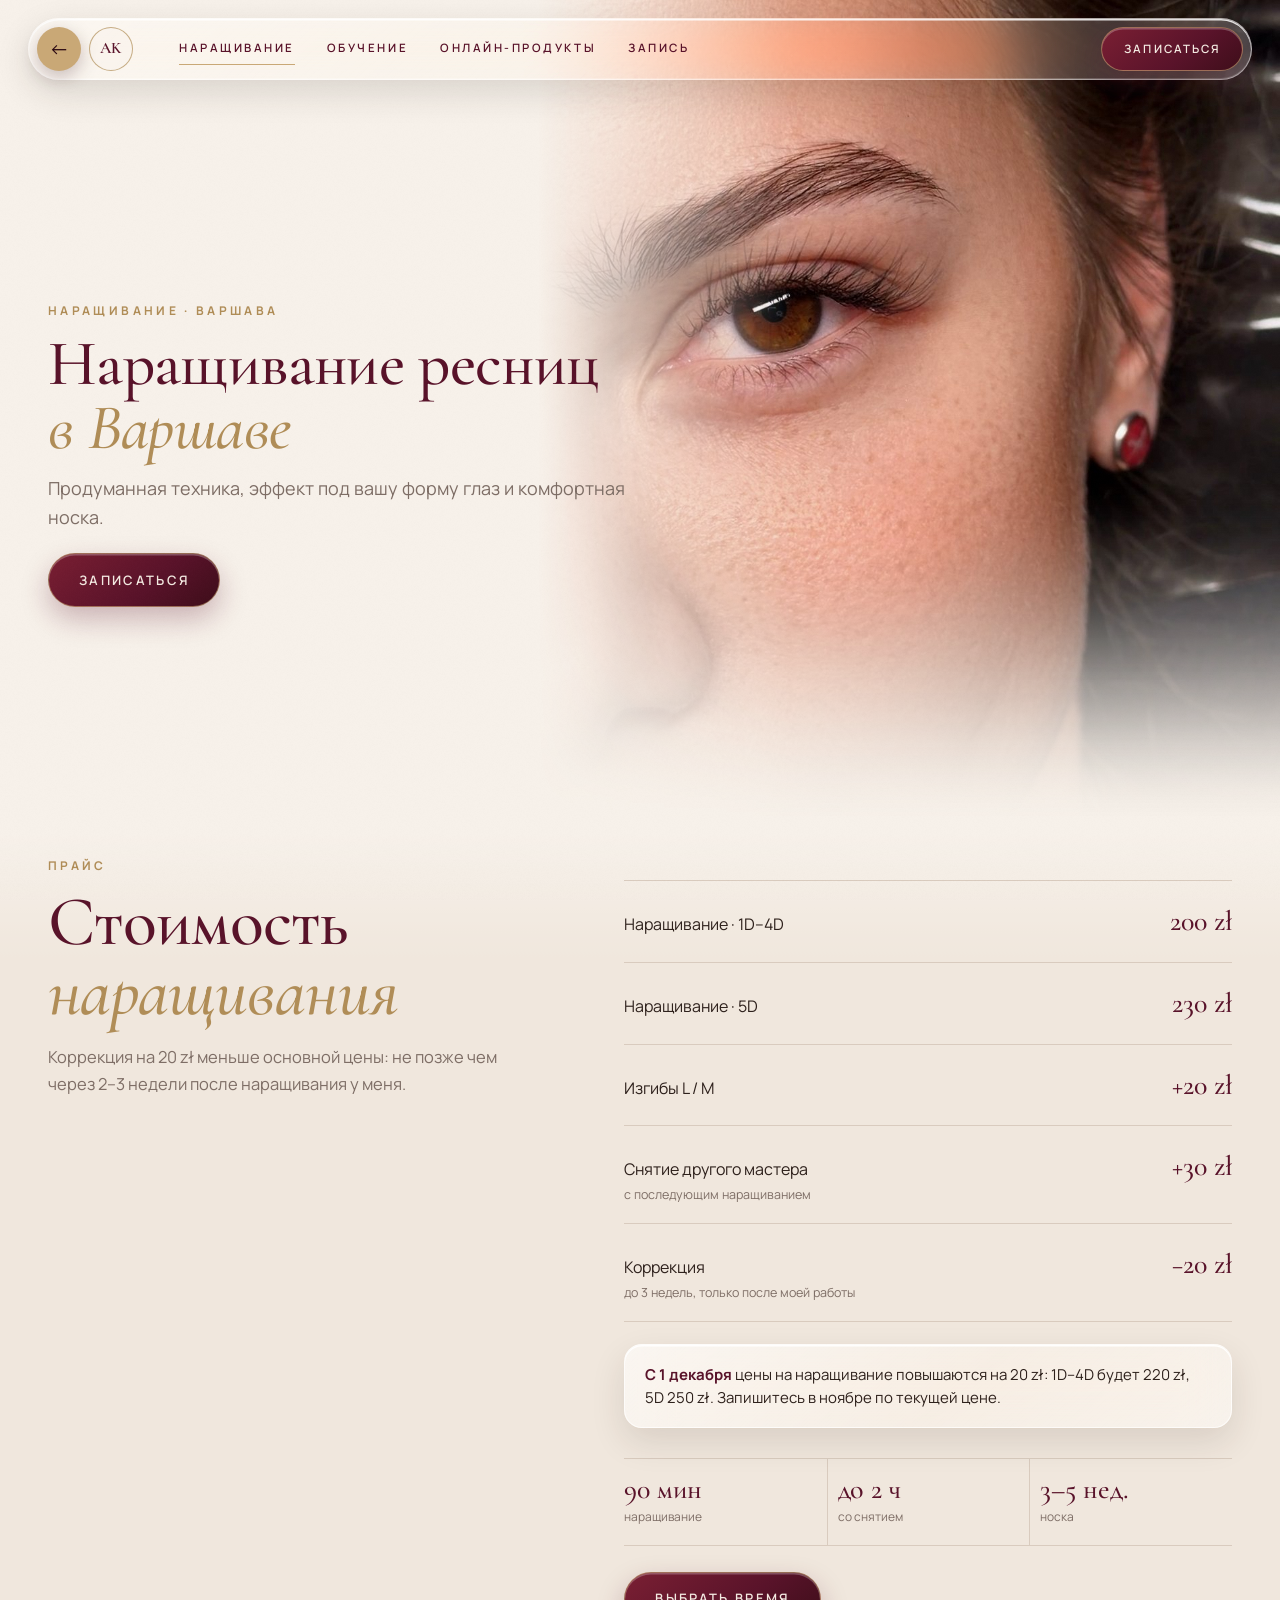
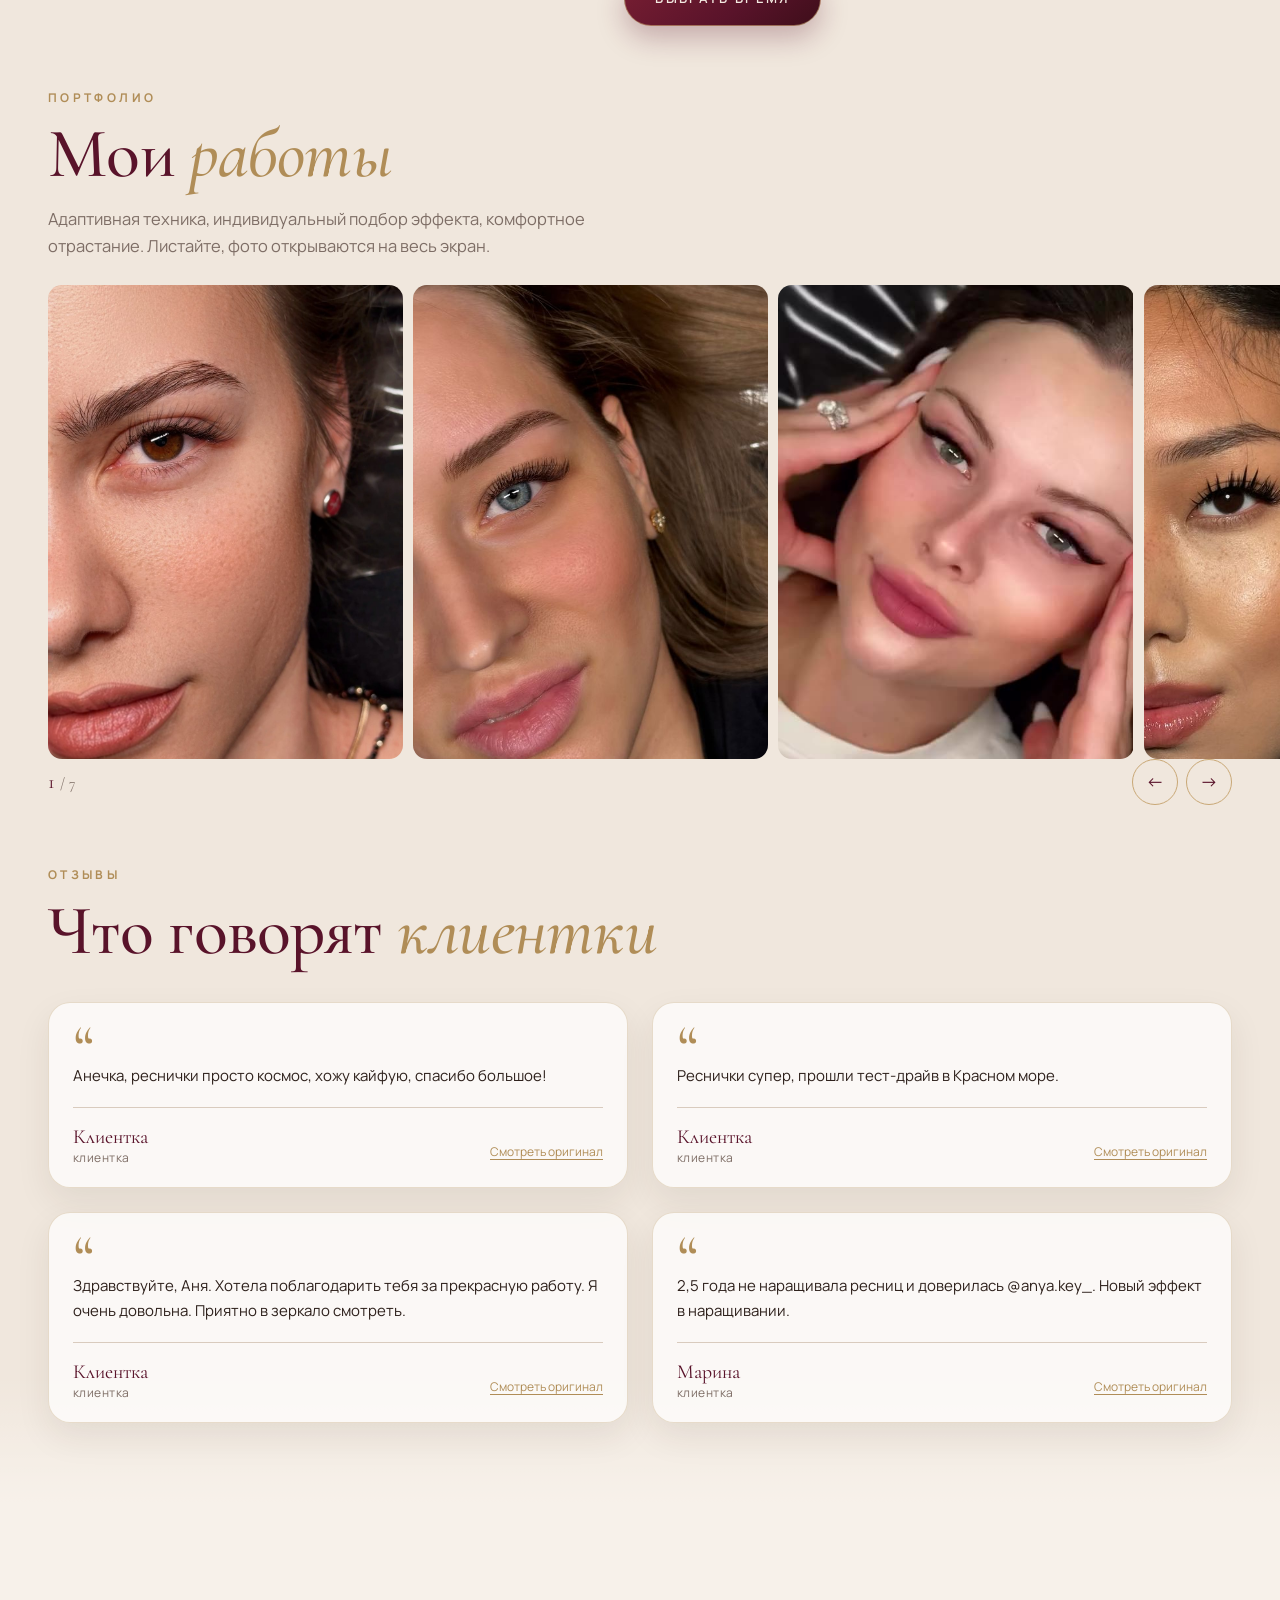
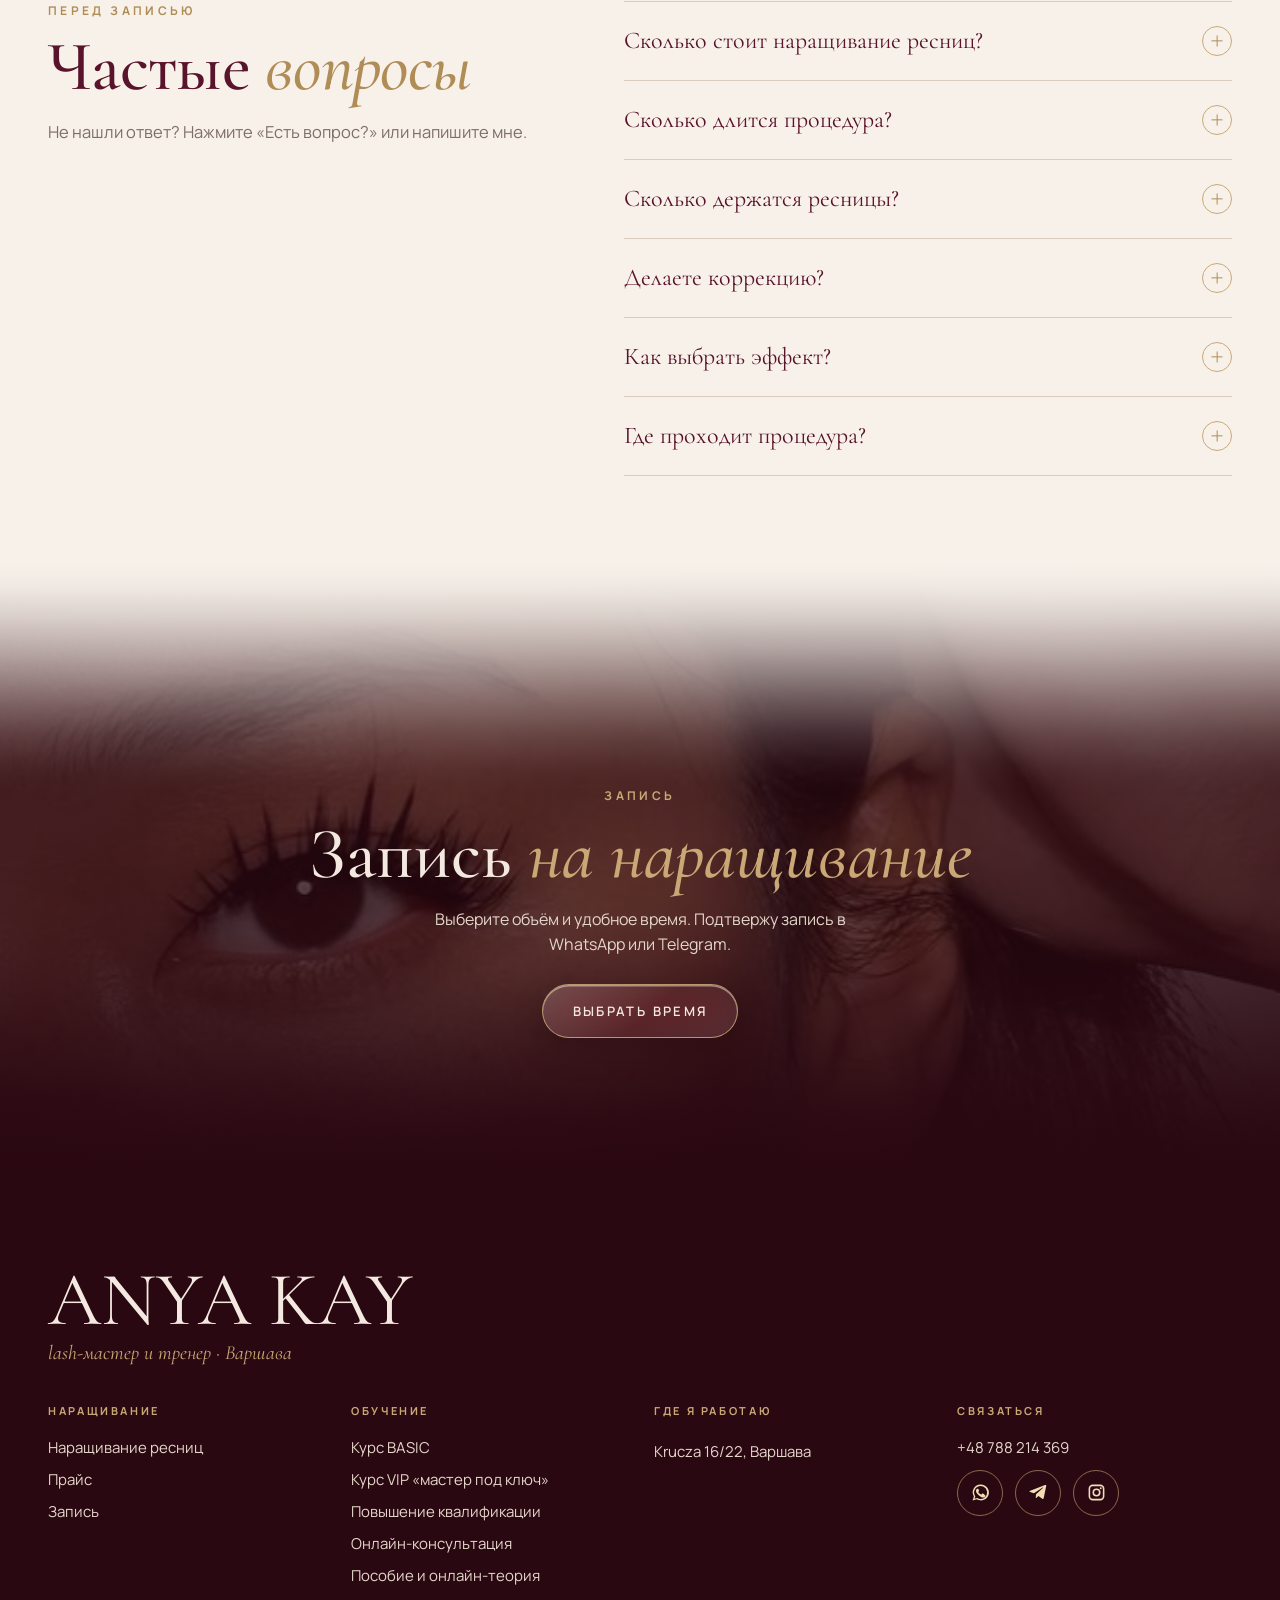
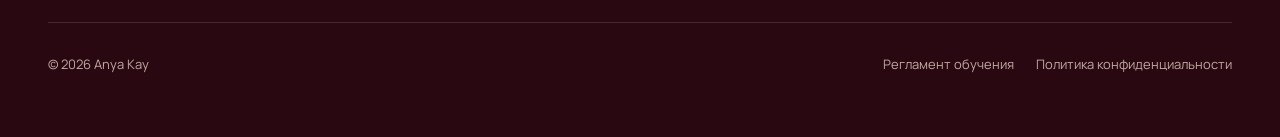
<file: naraschivanie/index.html>
<!DOCTYPE html>
<html lang="ru">
<head>
<meta charset="UTF-8">
<meta name="viewport" content="width=device-width, initial-scale=1.0, viewport-fit=cover">
<title>Наращивание ресниц в Варшаве · от 200 zł · Anya Kay</title>
<meta name="description" content="Наращивание ресниц 1D–5D в центре Варшавы (Krucza 16/22): от 200 zł, 90 минут, носка 3–5 недель. Эффект подбирается индивидуально. Портфолио, отзывы, онлайн-запись.">
<link rel="canonical" href="https://anyakay.pl/naraschivanie/">
<meta name="theme-color" content="#2A0812">
<meta property="og:type" content="website">
<meta property="og:site_name" content="Anya Kay">
<meta property="og:locale" content="ru_RU">
<meta property="og:title" content="Наращивание ресниц в Варшаве · от 200 zł · Anya Kay">
<meta property="og:description" content="Наращивание ресниц 1D–5D в центре Варшавы (Krucza 16/22): от 200 zł, 90 минут, носка 3–5 недель. Эффект подбирается индивидуально. Портфолио, отзывы, онлайн-запись.">
<meta property="og:url" content="https://anyakay.pl/naraschivanie/">
<meta property="og:image" content="https://anyakay.pl/img/og.jpg">
<meta property="og:image:width" content="1200">
<meta property="og:image:height" content="630">
<meta name="twitter:card" content="summary_large_image">
<link rel="icon" href="/img/favicon.png" type="image/png">
<link rel="apple-touch-icon" href="/img/apple-touch-icon.png">
<link rel="preconnect" href="https://fonts.googleapis.com">
<link rel="preconnect" href="https://fonts.gstatic.com" crossorigin>
<link href="https://fonts.googleapis.com/css2?family=Cormorant+Garamond:ital,wght@0,400;0,500;0,600;1,400;1,500&family=Manrope:wght@400;500;600;700&display=swap" rel="stylesheet">
<link rel="stylesheet" href="/style.css?v=54">

<script type="application/ld+json">{"@context": "https://schema.org", "@graph": [{"@type": "BeautySalon", "@id": "https://anyakay.pl/#business", "name": "Anya Kay", "url": "https://anyakay.pl/", "image": "https://anyakay.pl/img/hero.jpg", "logo": "https://anyakay.pl/img/avatar.jpg", "telephone": "+48788214369", "address": {"@type": "PostalAddress", "streetAddress": "Krucza 16/22", "addressLocality": "Warszawa", "addressCountry": "PL"}, "priceRange": "200–4500 zł", "description": "Наращивание ресниц и обучение lash-мастеров в Варшаве.", "sameAs": ["https://www.instagram.com/anya.key_/", "https://t.me/AnyaKayClientBot"], "areaServed": "Warszawa", "founder": {"@type": "Person", "name": "Anya Kay", "jobTitle": "Lash-мастер и преподаватель"}}, {"@type": "FAQPage", "mainEntity": [{"@type": "Question", "name": "Сколько стоит наращивание ресниц?", "acceptedAnswer": {"@type": "Answer", "text": "1D–4D — 200 zł\n5D — 230 zł\nИзгибы L / M — +20 zł\nСнятие ресниц другого мастера с последующим наращиванием — +30 zł\nКоррекция — на 20 zł меньше основной цены\n\nС 1 декабря 2026 цены на наращивание повышаются на 20 zł: 1D–4D будет 220 zł, 5D 250 zł. Запишитесь в ноябре по текущей цене."}}, {"@type": "Question", "name": "Сколько длится процедура?", "acceptedAnswer": {"@type": "Answer", "text": "Само наращивание около 90 минут, вместе со снятием до 2 часов."}}, {"@type": "Question", "name": "Сколько держатся ресницы?", "acceptedAnswer": {"@type": "Answer", "text": "Носка 3–5 недель. Техника рассчитана на комфортное и аккуратное отрастание."}}, {"@type": "Question", "name": "Делаете коррекцию?", "acceptedAnswer": {"@type": "Answer", "text": "Да. Коррекция стоит на 20 zł меньше основной цены. Прийти на неё нужно не позже чем через 2–3 недели после наращивания. Коррекцию делаю только после своей работы: если ресницы наращивал другой мастер, делаю снятие и новое наращивание."}}, {"@type": "Question", "name": "Как выбрать эффект?", "acceptedAnswer": {"@type": "Answer", "text": "Эффект подбирается индивидуально: по форме глаз, состоянию ваших ресниц и тому, какой образ вам ближе. Можно прийти без идеи, подберём вместе."}}, {"@type": "Question", "name": "Где проходит процедура?", "acceptedAnswer": {"@type": "Answer", "text": "В центре Варшавы, Krucza 16/22. Запись через сайт, Telegram, WhatsApp или Instagram."}}]}, {"@type": "Service", "name": "Наращивание ресниц", "provider": {"@id": "https://anyakay.pl/#business"}, "areaServed": "Warszawa", "offers": [{"@type": "Offer", "name": "Наращивание 1D–4D", "price": "200", "priceCurrency": "PLN"}, {"@type": "Offer", "name": "Наращивание 5D", "price": "230", "priceCurrency": "PLN"}]}]}</script>
</head>
<body>
<header class="hdr g">
  <div class="hl"><a href="/" class="bk" data-hback aria-label="Назад">←</a><a href="/" class="mono" aria-label="Anya Kay, на главную">AK</a></div>
  <nav class="nav" aria-label="Меню"><a href="/naraschivanie/" aria-current=page>Наращивание</a><a href="/obuchenie/">Обучение</a><a href="/materialy/">Онлайн-продукты</a><a href="/zapis/">Запись</a></nav>
  <a href="/zapis/" class="btn wine">Записаться</a>
  <button class="menu-b" data-menu aria-label="Открыть меню">МЕНЮ <i></i></button>
</header>
<div class="mnu" id="mnu" role="dialog" aria-label="Меню">
  <div class="top"><a href="/" class="mono">AK</a><button class="x" data-menu-x aria-label="Закрыть меню">×</button></div>
  <nav><a href="/">Главная<small>01</small></a><a href="/naraschivanie/" aria-current=page>Наращивание ресниц<small>02</small></a><a href="/obuchenie/">Обучение<small>03</small></a><a href="/basic-lash-course/">Курс BASIC<small>04</small></a><a href="/vip-lash-course/">Курс VIP<small>05</small></a><a href="/povyshenie-kvalifikacii/">Повышение квалификации<small>06</small></a><a href="/materialy/">Онлайн-продукты<small>07</small></a><a href="/zapis/">Запись<small>08</small></a></nav>
  <div class="foot"><a href="/zapis/" class="btn glass full">Записаться</a><p>Krucza 16/22 · Варшава</p></div>
</div>
<main>

<section class="pcover"><div class="ph" style="background-image:url('/img/naraschivanie-oblozhka.jpg');background-position:50% 30%" role="img" aria-label=""></div><div class="in"><div class="eyebrow l">Наращивание · Варшава</div><h1>Наращивание ресниц <em>в Варшаве</em></h1><p>Продуманная техника, эффект под вашу форму глаз и комфортная носка.</p><div class="btns"><a href="/zapis/?w=lashes" class="btn glass">Записаться</a></div></div></section>
<section class="sec soft" id="prajs" style="padding-top:40px"><div class="wrap split">
  <div class="reveal"><div class="eyebrow l">Прайс</div><h2 class="h2">Стоимость <em>наращивания</em></h2><p class="lead">Коррекция на 20 zł меньше основной цены: не позже чем через 2–3 недели после наращивания у меня.</p></div>
  <div class="reveal">
    <div class="prc">
      <div><span>Наращивание · 1D–4D</span><b>200 zł</b></div>
      <div><span>Наращивание · 5D</span><b>230 zł</b></div>
      <div><span>Изгибы L / M</span><b>+20 zł</b></div>
      <div><span>Снятие другого мастера<small>с последующим наращиванием</small></span><b>+30 zł</b></div>
      <div><span>Коррекция<small>до 3 недель, только после моей работы</small></span><b>−20 zł</b></div>
    </div>
    <div class="notice gd"><b>С 1 декабря</b> цены на наращивание повышаются на 20 zł: 1D–4D будет 220 zł, 5D 250 zł. Запишитесь в ноябре по текущей цене.</div>
    <div class="facts"><div><b>90 мин</b><span>наращивание</span></div><div><b>до 2 ч</b><span>со снятием</span></div><div><b>3–5 нед.</b><span>носка</span></div></div>
    <div style="margin-top:26px"><a href="/zapis/?w=lashes" class="btn glass">Выбрать время</a></div>
  </div>
</div></section>
<section class="sec soft" style="padding-top:10px"><div class="wrap"><div class="eyebrow l">Портфолио</div><h2 class="h2 one">Мои <em>работы</em></h2><p class="lead">Адаптивная техника, индивидуальный подбор эффекта, комфортное отрастание. Листайте, фото открываются на весь экран.</p></div>
<div class="sl" data-slider="lash"><div class="sl-t"></div><div class="wrap sl-bar"><div class="sl-c"></div><div class="sl-n"><button class="sl-p" aria-label="Назад">←</button><button class="sl-x" aria-label="Дальше">→</button></div></div></div>
<div class="wrap" style="margin-top:60px"><div class="eyebrow l">Отзывы</div><h2 class="h2 one">Что говорят <em>клиентки</em></h2></div>
<div class="ops wrap n4"><figure class="op rv"><div class="q" aria-hidden="true">“</div><blockquote>Анечка, реснички просто космос, хожу кайфую, спасибо большое!</blockquote><figcaption><span><b>Клиентка</b><small>клиентка</small></span><button type="button" class="orig" data-shot="otzyv-klient-4.jpg" data-alt="Отзыв: Клиентка, оригинал">Смотреть оригинал</button></figcaption></figure><figure class="op rv"><div class="q" aria-hidden="true">“</div><blockquote>Здравствуйте, Аня. Хотела поблагодарить тебя за прекрасную работу. Я очень довольна. Приятно в зеркало смотреть.</blockquote><figcaption><span><b>Клиентка</b><small>клиентка</small></span><button type="button" class="orig" data-shot="otzyv-klient-3.jpg" data-alt="Отзыв: Клиентка, оригинал">Смотреть оригинал</button></figcaption></figure><figure class="op rv"><div class="q" aria-hidden="true">“</div><blockquote>Реснички супер, прошли тест-драйв в Красном море.</blockquote><figcaption><span><b>Клиентка</b><small>клиентка</small></span><button type="button" class="orig" data-shot="otzyv-klient-2.jpg" data-alt="Отзыв: Клиентка, оригинал">Смотреть оригинал</button></figcaption></figure><figure class="op rv"><div class="q" aria-hidden="true">“</div><blockquote>2,5 года не наращивала ресниц и доверилась @anya.key_. Новый эффект в наращивании.</blockquote><figcaption><span><b>Марина</b><small>клиентка</small></span><button type="button" class="orig" data-shot="otzyv-klient-1.jpg" data-alt="Отзыв: Марина, оригинал">Смотреть оригинал</button></figcaption></figure></div>
</section>
<section class="sec"><div class="wrap split">
  <div class="reveal"><div class="eyebrow">Перед записью</div><h2 class="h2 one">Частые <em>вопросы</em></h2><p class="lead">Не нашли ответ? Нажмите «Есть вопрос?» или напишите мне.</p></div>
  <div class="faq"><details class="reveal"><summary>Сколько стоит наращивание ресниц?<i></i></summary><p>1D–4D — 200 zł<br>5D — 230 zł<br>Изгибы L / M — +20 zł<br>Снятие ресниц другого мастера с последующим наращиванием — +30 zł<br>Коррекция — на 20 zł меньше основной цены<br><br>С 1 декабря 2026 цены на наращивание повышаются на 20 zł: 1D–4D будет 220 zł, 5D 250 zł. Запишитесь в ноябре по текущей цене.</p></details><details class="reveal"><summary>Сколько длится процедура?<i></i></summary><p>Само наращивание около 90 минут, вместе со снятием до 2 часов.</p></details><details class="reveal"><summary>Сколько держатся ресницы?<i></i></summary><p>Носка 3–5 недель. Техника рассчитана на комфортное и аккуратное отрастание.</p></details><details class="reveal"><summary>Делаете коррекцию?<i></i></summary><p>Да. Коррекция стоит на 20 zł меньше основной цены. Прийти на неё нужно не позже чем через 2–3 недели после наращивания. Коррекцию делаю только после своей работы: если ресницы наращивал другой мастер, делаю снятие и новое наращивание.</p></details><details class="reveal"><summary>Как выбрать эффект?<i></i></summary><p>Эффект подбирается индивидуально: по форме глаз, состоянию ваших ресниц и тому, какой образ вам ближе. Можно прийти без идеи, подберём вместе.</p></details><details class="reveal"><summary>Где проходит процедура?<i></i></summary><p>В центре Варшавы, Krucza 16/22. Запись через сайт, Telegram, WhatsApp или Instagram.</p></details></div>
</div></section>
<section class="band"><div class="ph" style="background-image:url('/img/lash-2.jpg');background-position:50% 40%"></div><div class="in wrap reveal"><div class="eyebrow l">Запись</div><h2>Запись <em>на наращивание</em></h2><p>Выберите объём и удобное время. Подтвержу запись в WhatsApp или Telegram.</p><a href="/zapis/?w=lashes" class="btn glass">Выбрать время</a></div></section>
</main>
<footer class="ftr"><div class="wrap">
  <div class="top"><div class="brand">ANYA KAY<small>lash-мастер и тренер · Варшава</small></div></div>
  <div class="cols">
    <div><h4>Наращивание</h4><a href="/naraschivanie/">Наращивание ресниц</a><a href="/naraschivanie/#prajs">Прайс</a><a href="/zapis/?w=lashes">Запись</a></div>
    <div><h4>Обучение</h4><a href="/basic-lash-course/">Курс BASIC</a><a href="/vip-lash-course/">Курс VIP «мастер под ключ»</a><a href="/povyshenie-kvalifikacii/">Повышение квалификации</a><a href="/konsultaciya/">Онлайн-консультация</a><a href="/materialy/">Пособие и онлайн-теория</a></div>
    <div><h4>Где я работаю</h4><p><a href="https://www.google.com/maps/search/?api=1&query=Krucza+16%2F22+Warszawa" target="_blank" rel="noopener">Krucza 16/22, Варшава</a></p></div>
    <div><h4>Связаться</h4><a href="https://wa.me/48788214369" target="_blank" rel="noopener">+48 788 214 369</a>
      <div class="soc"><a href="https://wa.me/48788214369" target="_blank" rel="noopener" aria-label="WhatsApp"><svg viewBox="0 0 24 24" aria-hidden="true"><path d="M12 2a9.8 9.8 0 0 0-8.4 14.9L2 22l5.2-1.6A10 10 0 1 0 12 2Zm0 18.2a8.1 8.1 0 0 1-4.1-1.1l-.3-.2-3.1 1 1-3-.2-.3a8.2 8.2 0 1 1 6.7 3.6Zm4.5-6.1c-.2-.1-1.5-.7-1.8-.8-.2-.1-.4-.1-.6.1l-.8 1c-.1.2-.3.2-.6.1a6.7 6.7 0 0 1-2-1.2 7.6 7.6 0 0 1-1.4-1.7c-.1-.3 0-.4.1-.5l.4-.5.3-.5c.1-.2 0-.4 0-.5l-.8-1.9c-.2-.5-.5-.5-.7-.5H8c-.2 0-.5.1-.7.3-.3.3-1 1-1 2.5s1 2.9 1.2 3.1c.1.2 2.1 3.2 5.2 4.5.7.3 1.3.5 1.7.6.7.2 1.4.2 1.9.1.6-.1 1.5-.6 1.7-1.2.2-.6.2-1.1.2-1.2-.1-.1-.2-.2-.5-.3Z"/></svg></a><a href="https://t.me/AnyaKayClientBot" target="_blank" rel="noopener" aria-label="Telegram"><svg viewBox="0 0 24 24" aria-hidden="true"><path d="M21.8 3.4 18.6 19c-.2 1.1-.9 1.4-1.8.9l-4.9-3.6-2.4 2.3c-.3.3-.5.5-1 .5l.4-5 9-8.1c.4-.4-.1-.6-.6-.2L6.2 12.8 1.4 11.3c-1-.3-1-1 .2-1.5L20.3 2.6c.9-.3 1.7.2 1.5.8Z"/></svg></a><a href="https://www.instagram.com/anya.key_/" target="_blank" rel="noopener" aria-label="Instagram"><svg viewBox="0 0 24 24" aria-hidden="true"><path d="M7.3 2h9.4A5.3 5.3 0 0 1 22 7.3v9.4a5.3 5.3 0 0 1-5.3 5.3H7.3A5.3 5.3 0 0 1 2 16.7V7.3A5.3 5.3 0 0 1 7.3 2Zm-.2 2A3.1 3.1 0 0 0 4 7.1v9.8A3.1 3.1 0 0 0 7.1 20h9.8a3.1 3.1 0 0 0 3.1-3.1V7.1A3.1 3.1 0 0 0 16.9 4H7.1Zm10.3 1.5a1.2 1.2 0 1 1 0 2.4 1.2 1.2 0 0 1 0-2.4ZM12 6.9a5.1 5.1 0 1 1 0 10.2 5.1 5.1 0 0 1 0-10.2Zm0 2a3.1 3.1 0 1 0 0 6.2 3.1 3.1 0 0 0 0-6.2Z"/></svg></a></div></div>
  </div>
  <div class="fb"><span>© 2026 Anya Kay</span><span class="lg"><a href="/reglament-obucheniya/">Регламент обучения</a><a href="/politika-konfidencialnosti/">Политика конфиденциальности</a></span></div>
</div></footer>
<div class="mbar g" id="mbar"><a href="/zapis/" class="btn wine">Записаться</a><button class="ic" data-faq aria-label="Есть вопрос?">?</button><a class="ic wa2" href="https://wa.me/48788214369" target="_blank" rel="noopener" aria-label="WhatsApp"><svg viewBox="0 0 24 24" aria-hidden="true"><path d="M12 2a9.8 9.8 0 0 0-8.4 14.9L2 22l5.2-1.6A10 10 0 1 0 12 2Zm0 18.2a8.1 8.1 0 0 1-4.1-1.1l-.3-.2-3.1 1 1-3-.2-.3a8.2 8.2 0 1 1 6.7 3.6Zm4.5-6.1c-.2-.1-1.5-.7-1.8-.8-.2-.1-.4-.1-.6.1l-.8 1c-.1.2-.3.2-.6.1a6.7 6.7 0 0 1-2-1.2 7.6 7.6 0 0 1-1.4-1.7c-.1-.3 0-.4.1-.5l.4-.5.3-.5c.1-.2 0-.4 0-.5l-.8-1.9c-.2-.5-.5-.5-.7-.5H8c-.2 0-.5.1-.7.3-.3.3-1 1-1 2.5s1 2.9 1.2 3.1c.1.2 2.1 3.2 5.2 4.5.7.3 1.3.5 1.7.6.7.2 1.4.2 1.9.1.6-.1 1.5-.6 1.7-1.2.2-.6.2-1.1.2-1.2-.1-.1-.2-.2-.5-.3Z"/></svg></a></div>
<button class="fab g" id="fab" data-faq aria-haspopup="dialog"><i>?</i>Есть вопрос?</button>
<div class="chat g" id="chat" role="dialog" aria-label="Вопросы и ответы">
  <div class="ch-h"><div class="mono">AK</div><div><b>Anya Kay</b><span>Частые вопросы и быстрая связь</span></div><button id="chat-x" aria-label="Закрыть">×</button></div>
  <div class="ch-b" id="chat-b"></div>
  <form class="inp" id="chat-f"><input id="chat-i" placeholder="Или напишите свой вопрос…" autocomplete="off" aria-label="Ваш вопрос"><button aria-label="Отправить">↑</button></form>
</div>
<div class="lbx" id="lbx" role="dialog" aria-label="Фото"><button class="x" aria-label="Закрыть">×</button><button class="nv pv" aria-label="Назад">‹</button><div class="m"></div><button class="nv nx" aria-label="Дальше">›</button><div class="c"></div></div>
<script src="/app.js?v=54" defer></script>
</body>
</html>
</file>
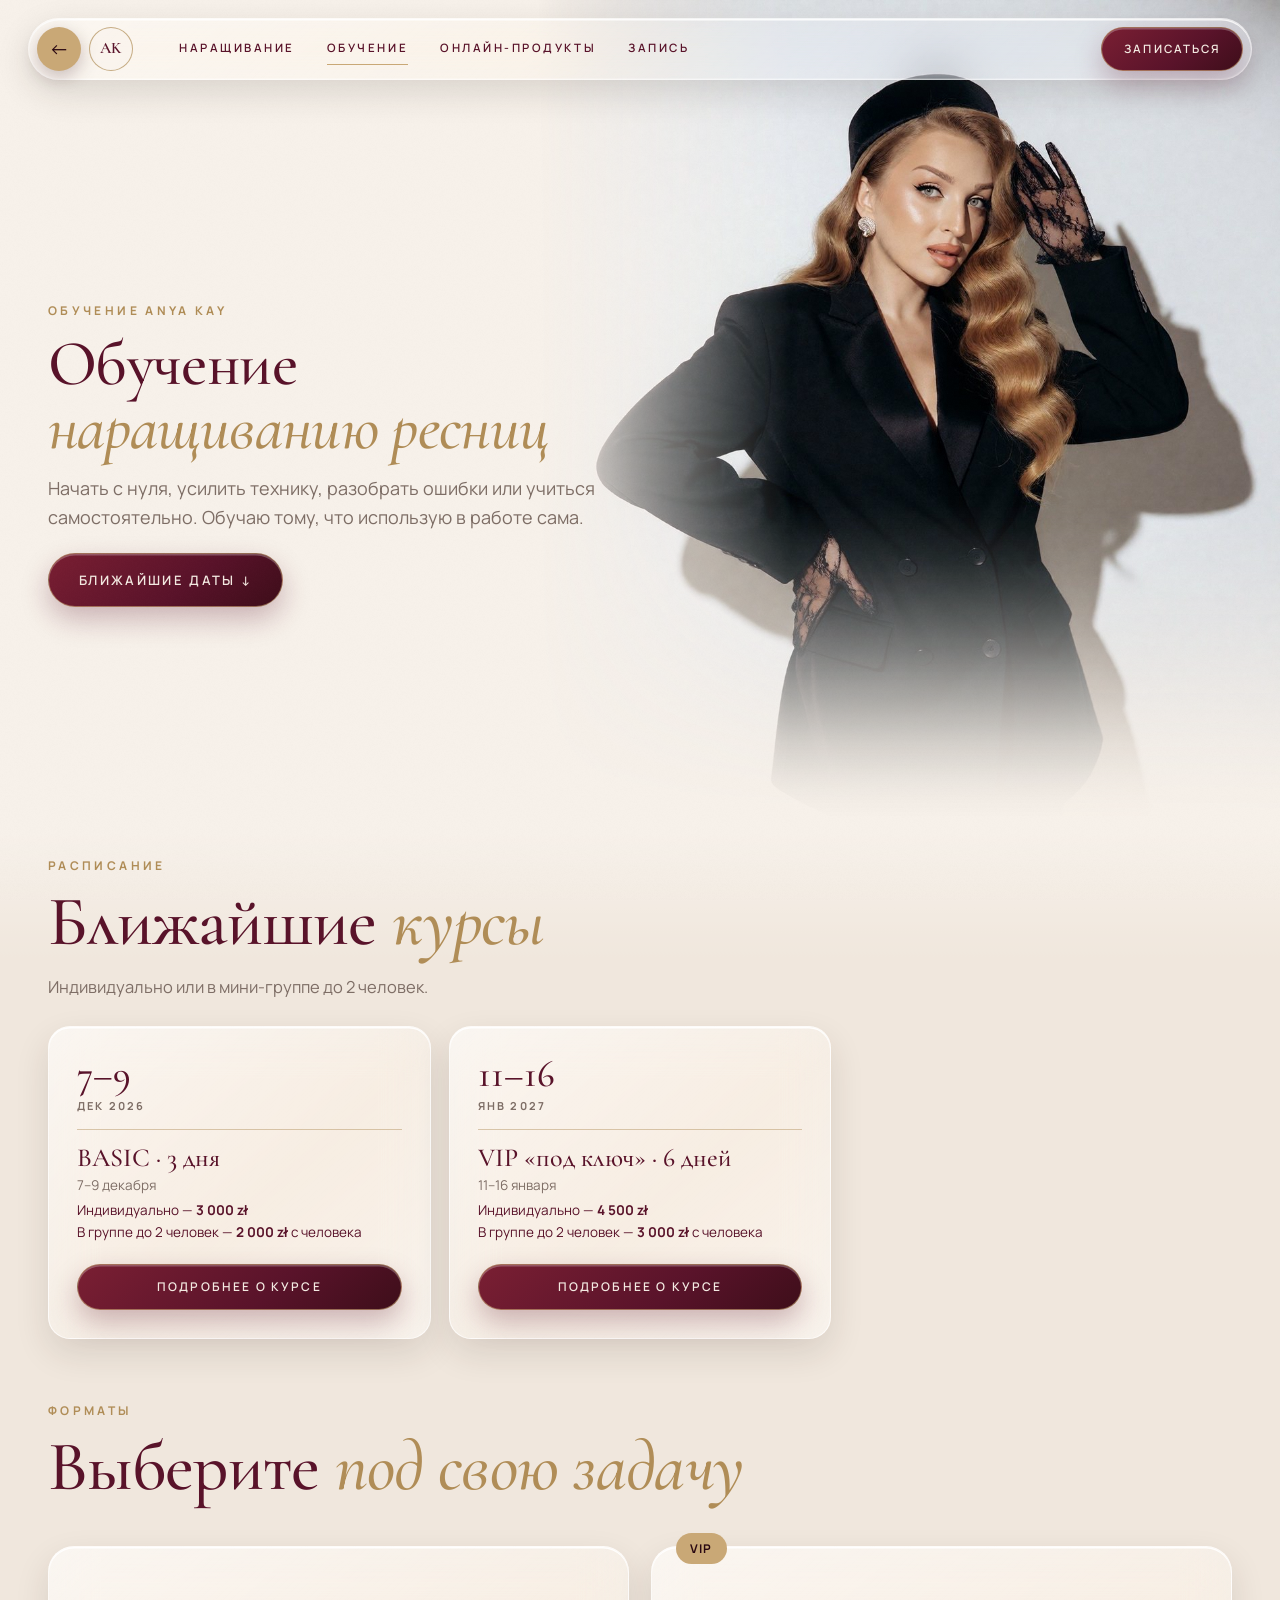
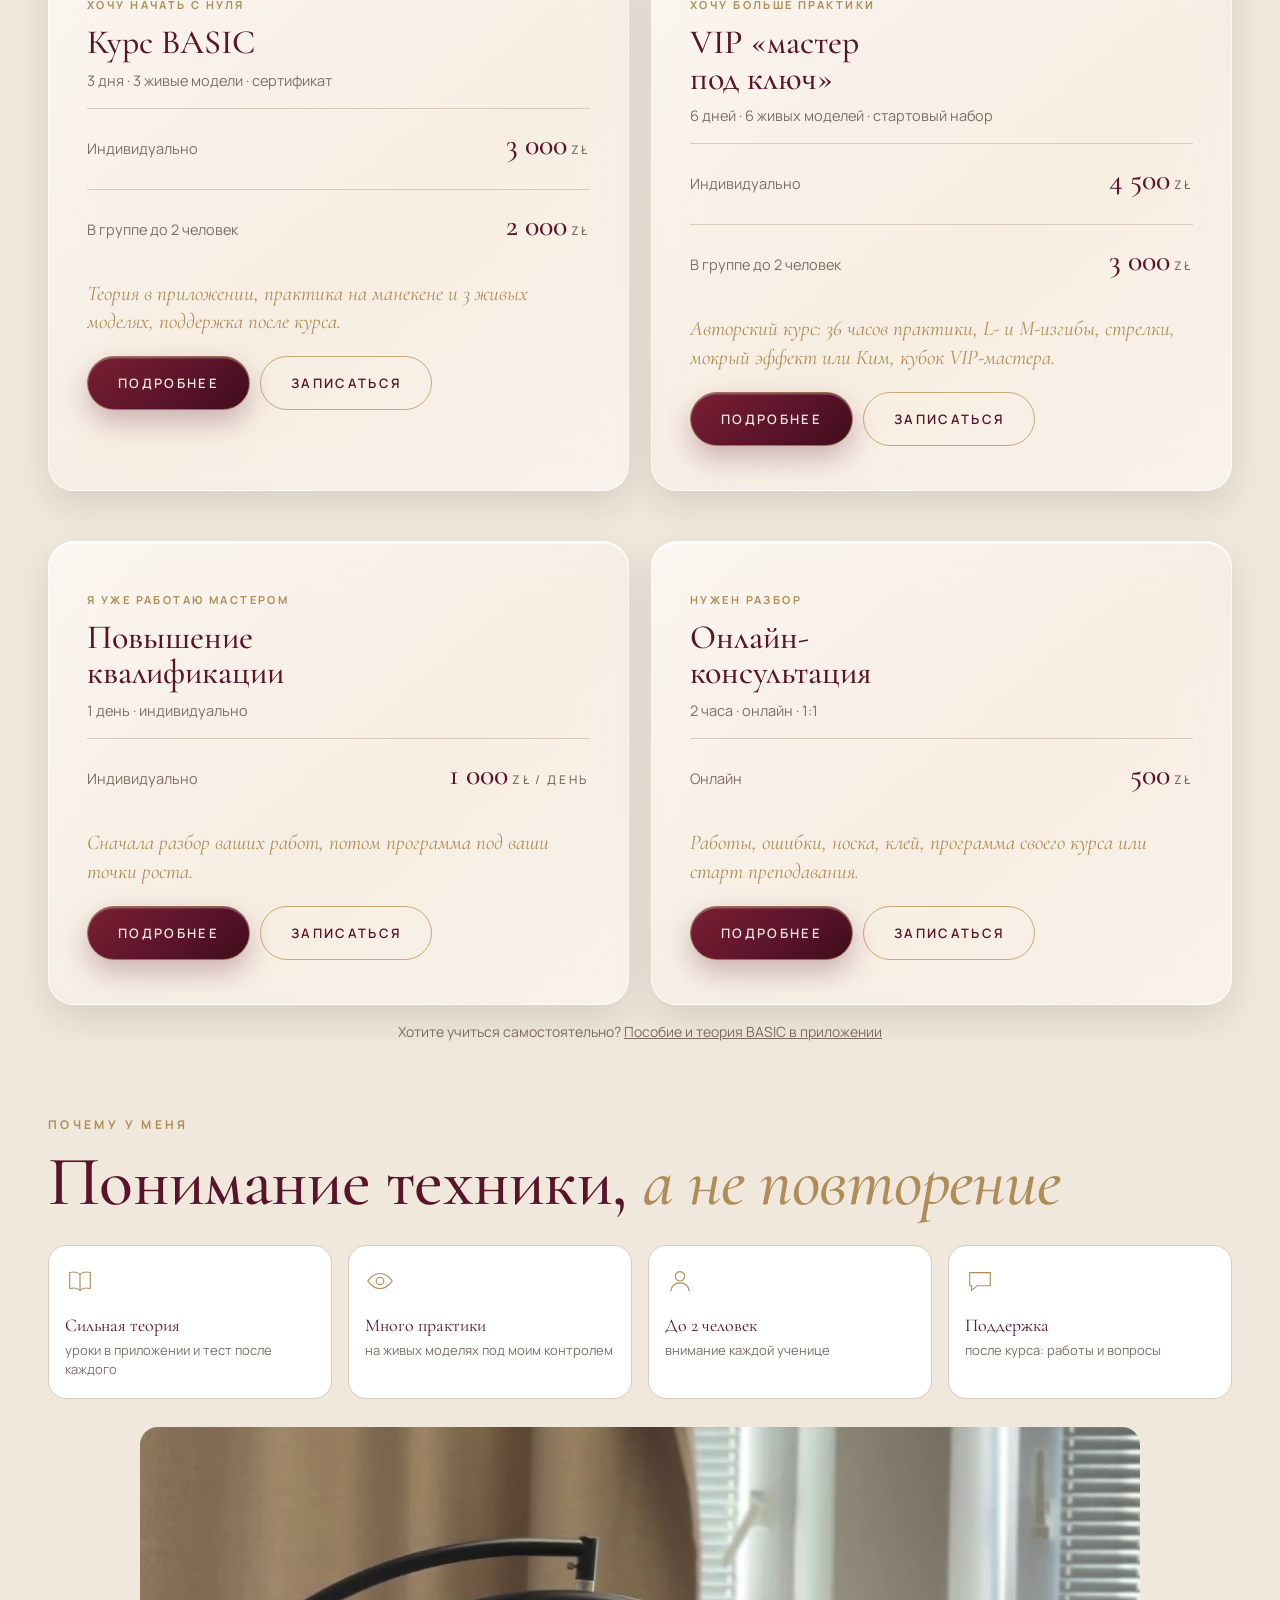
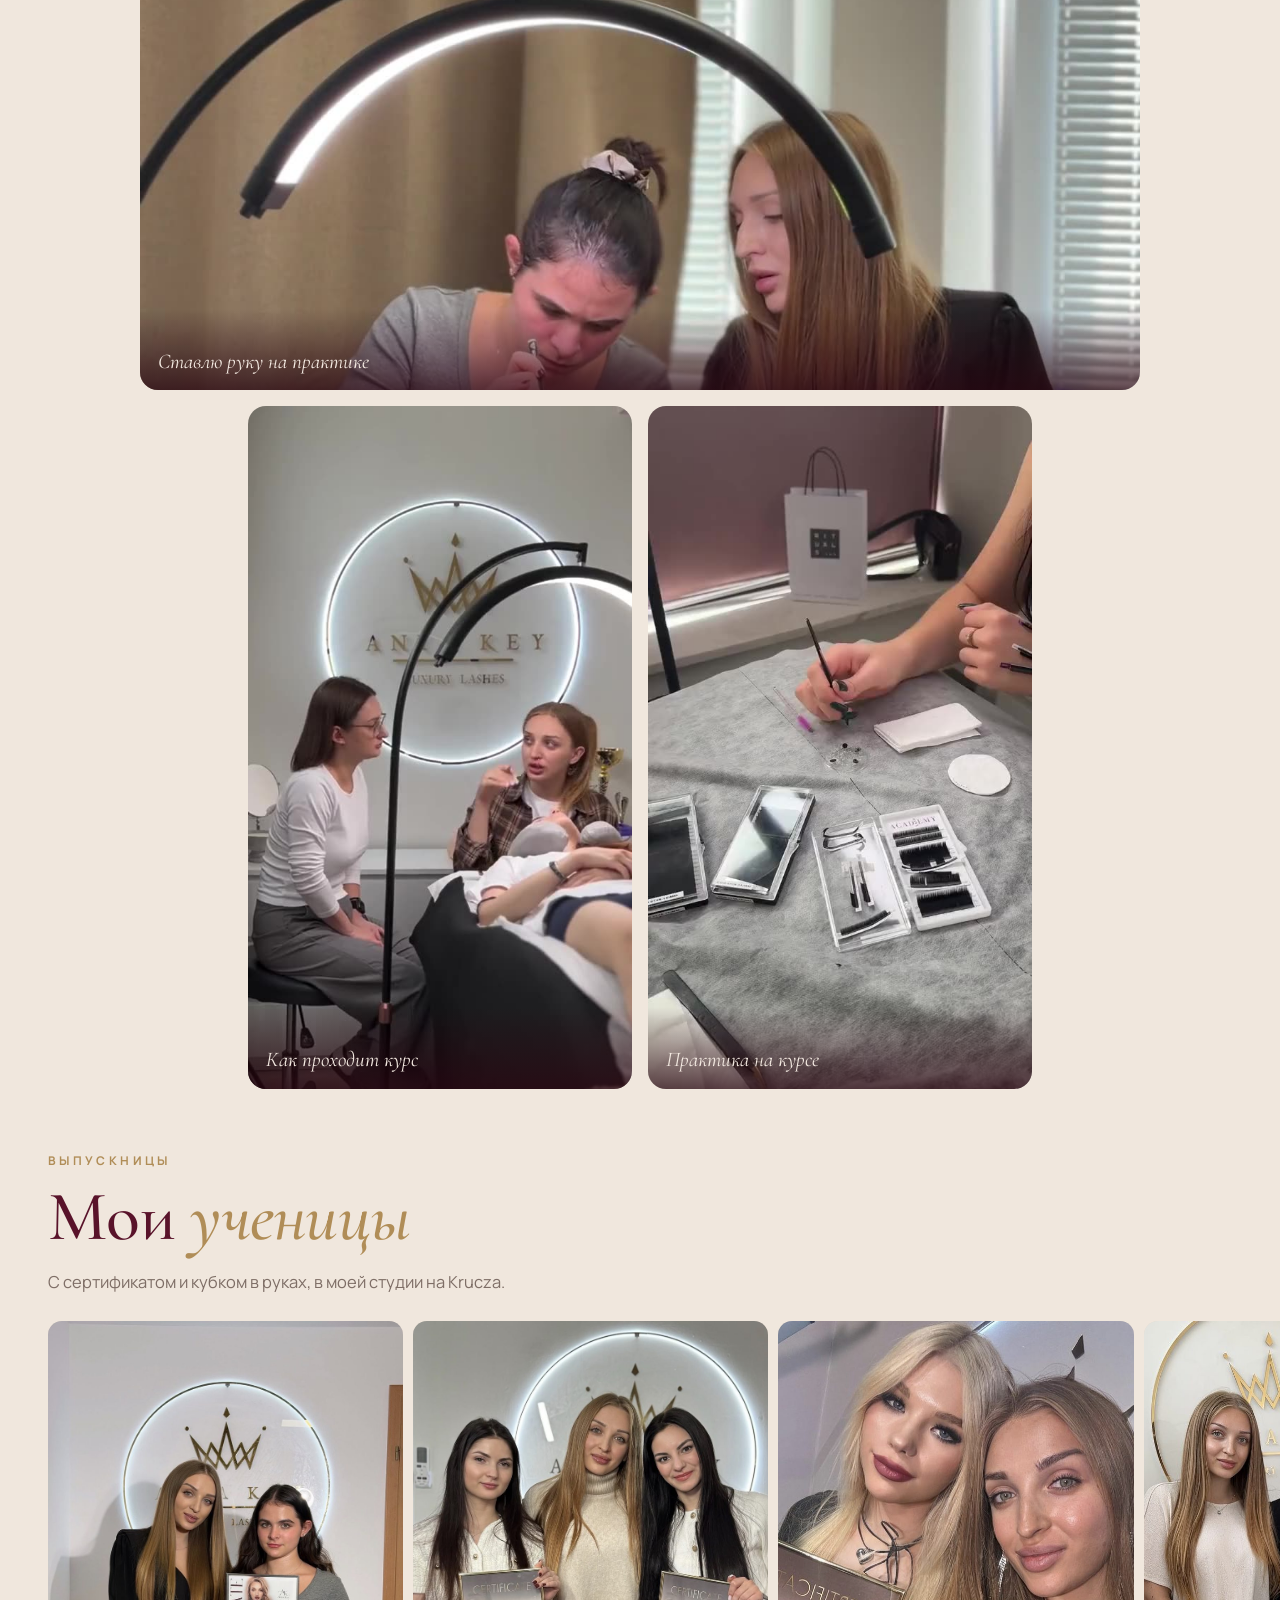
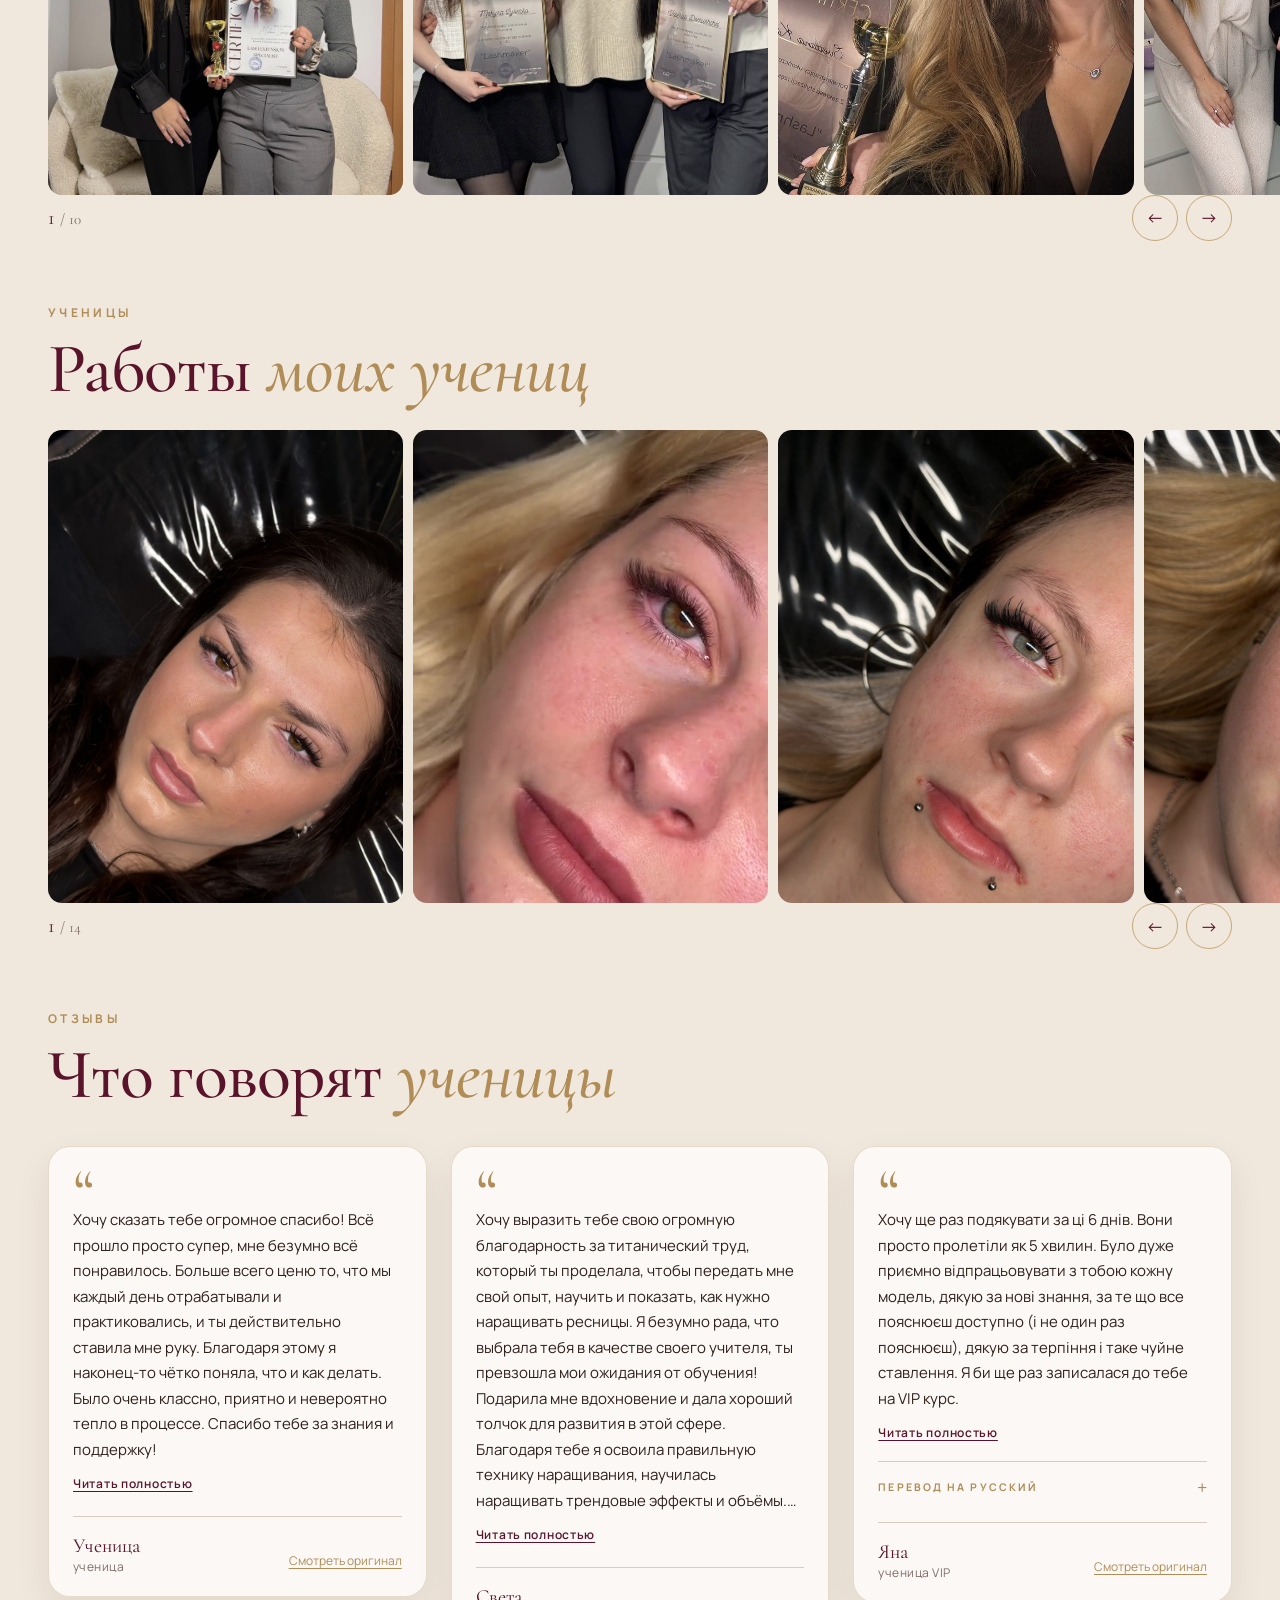
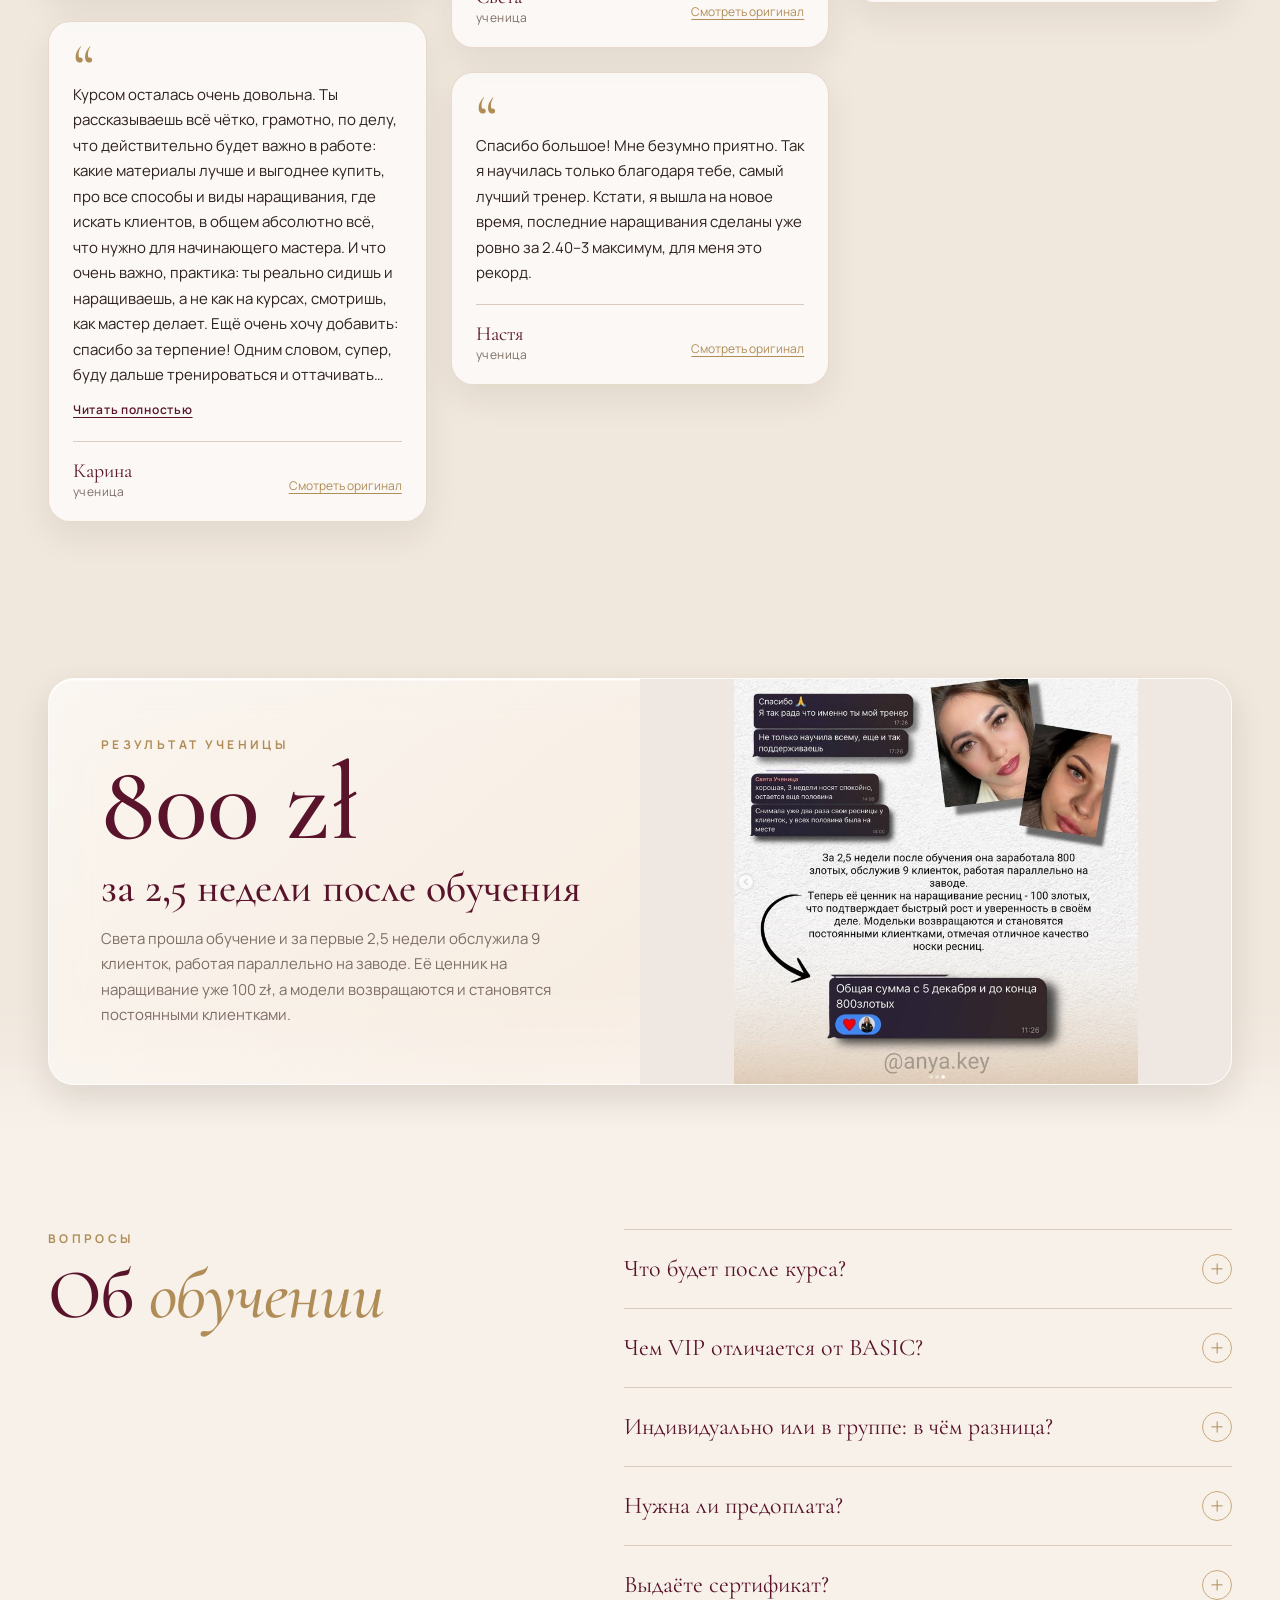
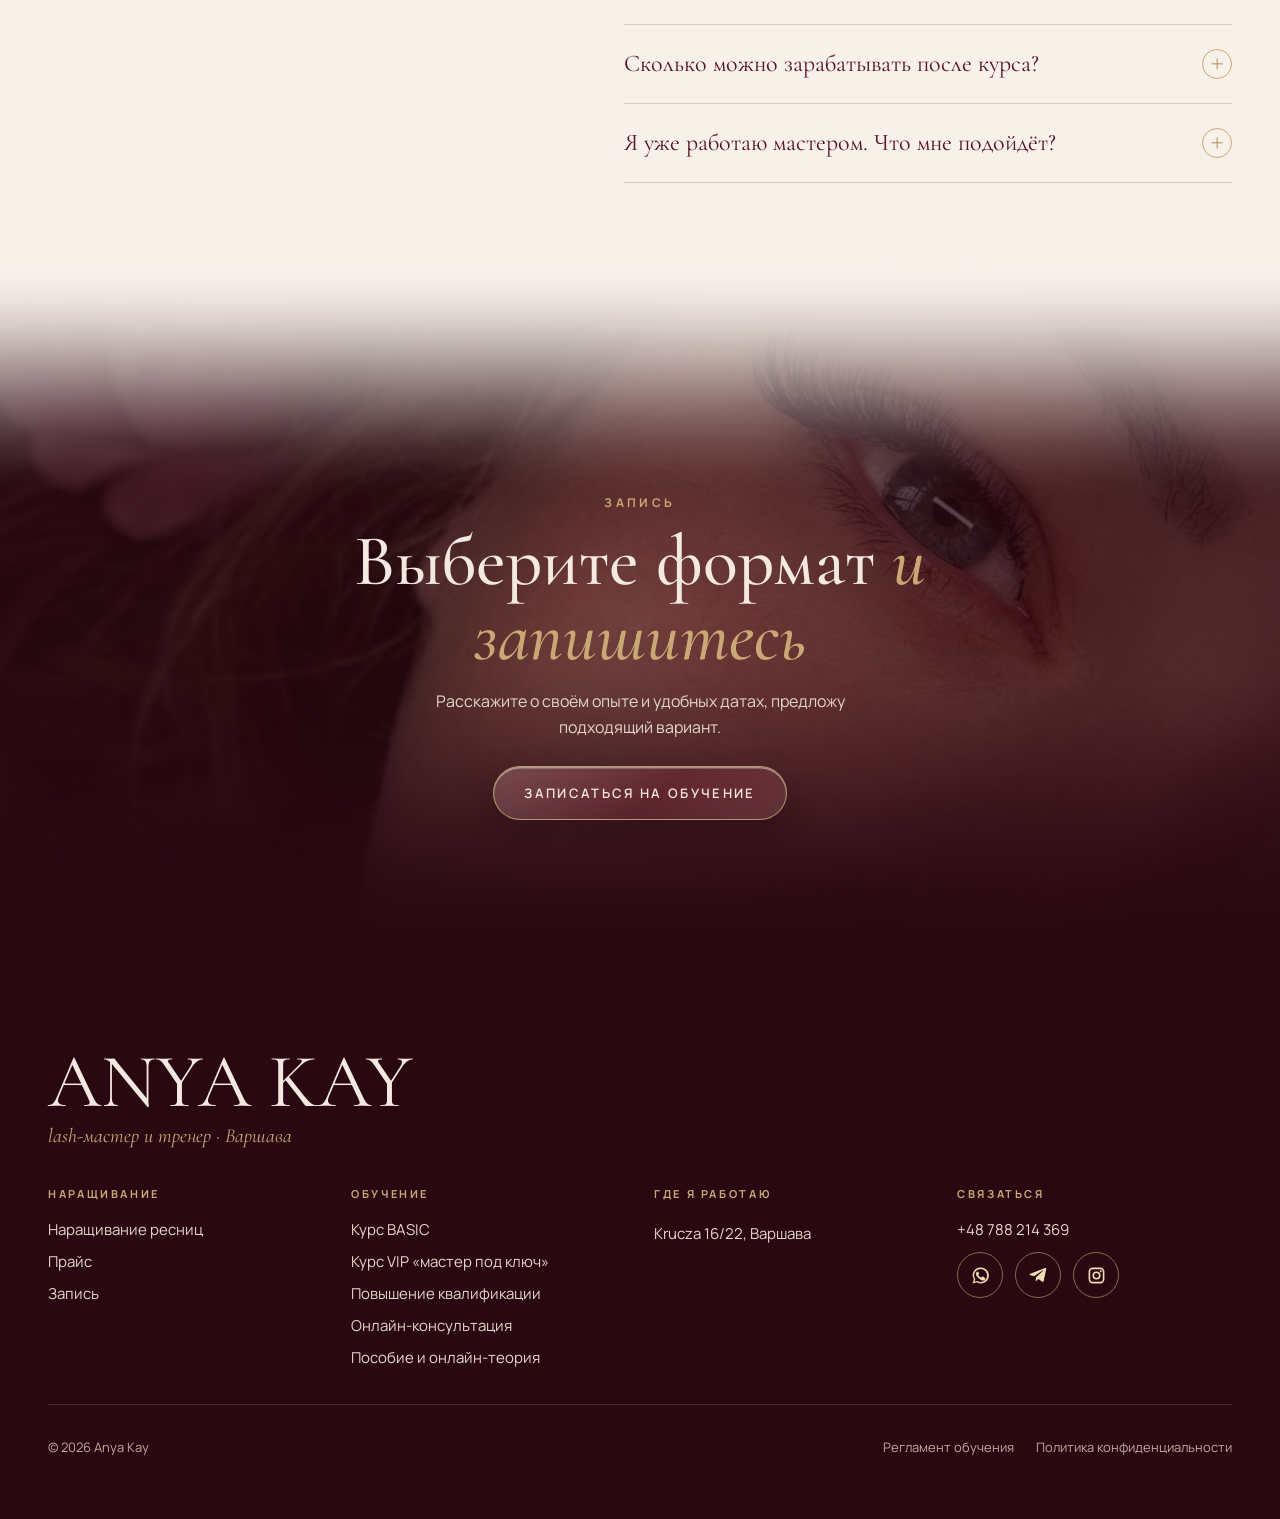
<file: obuchenie/index.html>
<!DOCTYPE html>
<html lang="ru">
<head>
<meta charset="UTF-8">
<meta name="viewport" content="width=device-width, initial-scale=1.0, viewport-fit=cover">
<title>Обучение наращиванию ресниц в Варшаве · курсы с нуля и для мастеров · Anya Kay</title>
<meta name="description" content="Обучение наращиванию ресниц в Варшаве у Anya Kay: курс с нуля BASIC (от 2000 zł) и VIP «мастер под ключ» (от 3000 zł), повышение квалификации, онлайн-консультация, теория в приложении. 100+ учениц.">
<link rel="canonical" href="https://anyakay.pl/obuchenie/">
<meta name="theme-color" content="#2A0812">
<meta property="og:type" content="website">
<meta property="og:site_name" content="Anya Kay">
<meta property="og:locale" content="ru_RU">
<meta property="og:title" content="Обучение наращиванию ресниц в Варшаве · курсы с нуля и для мастеров · Anya Kay">
<meta property="og:description" content="Обучение наращиванию ресниц в Варшаве у Anya Kay: курс с нуля BASIC (от 2000 zł) и VIP «мастер под ключ» (от 3000 zł), повышение квалификации, онлайн-консультация, теория в приложении. 100+ учениц.">
<meta property="og:url" content="https://anyakay.pl/obuchenie/">
<meta property="og:image" content="https://anyakay.pl/img/og.jpg">
<meta property="og:image:width" content="1200">
<meta property="og:image:height" content="630">
<meta name="twitter:card" content="summary_large_image">
<link rel="icon" href="/img/favicon.png" type="image/png">
<link rel="apple-touch-icon" href="/img/apple-touch-icon.png">
<link rel="preconnect" href="https://fonts.googleapis.com">
<link rel="preconnect" href="https://fonts.gstatic.com" crossorigin>
<link href="https://fonts.googleapis.com/css2?family=Cormorant+Garamond:ital,wght@0,400;0,500;0,600;1,400;1,500&family=Manrope:wght@400;500;600;700&display=swap" rel="stylesheet">
<link rel="stylesheet" href="/style.css?v=54">

<script type="application/ld+json">{"@context": "https://schema.org", "@graph": [{"@type": "BeautySalon", "@id": "https://anyakay.pl/#business", "name": "Anya Kay", "url": "https://anyakay.pl/", "image": "https://anyakay.pl/img/hero.jpg", "logo": "https://anyakay.pl/img/avatar.jpg", "telephone": "+48788214369", "address": {"@type": "PostalAddress", "streetAddress": "Krucza 16/22", "addressLocality": "Warszawa", "addressCountry": "PL"}, "priceRange": "200–4500 zł", "description": "Наращивание ресниц и обучение lash-мастеров в Варшаве.", "sameAs": ["https://www.instagram.com/anya.key_/", "https://t.me/AnyaKayClientBot"], "areaServed": "Warszawa", "founder": {"@type": "Person", "name": "Anya Kay", "jobTitle": "Lash-мастер и преподаватель"}}, {"@type": "FAQPage", "mainEntity": [{"@type": "Question", "name": "Что будет после курса?", "acceptedAnswer": {"@type": "Answer", "text": "Я всегда на связи. Не знаете, что нарастить конкретной клиентке, или что-то не получается в работе? Пишете мне, и я объясню, как сделать правильно. Вы не остаётесь одна: я рядом и поддержу даже в трудную минуту."}}, {"@type": "Question", "name": "Чем VIP отличается от BASIC?", "acceptedAnswer": {"@type": "Answer", "text": "VIP включает всё из BASIC и в два раза больше практики: 6 дней и 6 моделей вместо 3, отработку L- и M-изгибов, эффекты лисичка, кукла, белка и стрелки, мокрый эффект или Ким на выбор, стартовый набор материалов и кубок VIP-мастера."}}, {"@type": "Question", "name": "Индивидуально или в группе: в чём разница?", "acceptedAnswer": {"@type": "Answer", "text": "Программа одинаковая. Индивидуально вы учитесь одна, и всё внимание только вам. В группе вас двое, а цена ниже: BASIC 2000 zł вместо 3000 zł, VIP 3000 zł вместо 4500 zł с человека."}}, {"@type": "Question", "name": "Нужна ли предоплата?", "acceptedAnswer": {"@type": "Answer", "text": "Да, дата бронируется после предоплаты 500 zł. Отменить или перенести запись можно не позже чем за 3 недели до начала, позже предоплата не возвращается. Перенести дату можно один раз, при втором переносе предоплата сгорает."}}, {"@type": "Question", "name": "Выдаёте сертификат?", "acceptedAnswer": {"@type": "Answer", "text": "Да, после обучения вы получаете именной сертификат с печатью."}}, {"@type": "Question", "name": "Сколько можно зарабатывать после курса?", "acceptedAnswer": {"@type": "Answer", "text": "Зависит от вас, но вот пример: ученица Света за первые 2,5 недели после обучения обслужила 9 клиенток и заработала 800 zł, параллельно работая на заводе. Её модели возвращаются и становятся постоянными клиентками."}}, {"@type": "Question", "name": "Я уже работаю мастером. Что мне подойдёт?", "acceptedAnswer": {"@type": "Answer", "text": "Повышение квалификации: сначала я разбираю ваши работы, потом составляю программу под ваши ошибки и точки роста. Если нужен только разбор, подойдёт онлайн-консультация на 2 часа."}}]}]}</script>
</head>
<body>
<header class="hdr g">
  <div class="hl"><a href="/" class="bk" data-hback aria-label="Назад">←</a><a href="/" class="mono" aria-label="Anya Kay, на главную">AK</a></div>
  <nav class="nav" aria-label="Меню"><a href="/naraschivanie/">Наращивание</a><a href="/obuchenie/" aria-current=page>Обучение</a><a href="/materialy/">Онлайн-продукты</a><a href="/zapis/">Запись</a></nav>
  <a href="/zapis/" class="btn wine">Записаться</a>
  <button class="menu-b" data-menu aria-label="Открыть меню">МЕНЮ <i></i></button>
</header>
<div class="mnu" id="mnu" role="dialog" aria-label="Меню">
  <div class="top"><a href="/" class="mono">AK</a><button class="x" data-menu-x aria-label="Закрыть меню">×</button></div>
  <nav><a href="/">Главная<small>01</small></a><a href="/naraschivanie/">Наращивание ресниц<small>02</small></a><a href="/obuchenie/" aria-current=page>Обучение<small>03</small></a><a href="/basic-lash-course/">Курс BASIC<small>04</small></a><a href="/vip-lash-course/">Курс VIP<small>05</small></a><a href="/povyshenie-kvalifikacii/">Повышение квалификации<small>06</small></a><a href="/materialy/">Онлайн-продукты<small>07</small></a><a href="/zapis/">Запись<small>08</small></a></nav>
  <div class="foot"><a href="/zapis/" class="btn glass full">Записаться</a><p>Krucza 16/22 · Варшава</p></div>
</div>
<main>

<section class="pcover face"><div class="ph" style="background-image:url('/img/anya-kay-zhaket.jpg');background-position:50% 15%" role="img" aria-label=""></div><div class="in"><div class="eyebrow l">Обучение Anya Kay</div><h1>Обучение <em>наращиванию ресниц</em></h1><p>Начать с нуля, усилить технику, разобрать ошибки или учиться самостоятельно. Обучаю тому, что использую в работе сама.</p><div class="btns"><a href="#daty" class="btn glass">Ближайшие даты ↓</a></div></div></section>
<section class="sec soft" id="daty" style="padding-top:40px"><div class="wrap">
  <div class="reveal"><div class="eyebrow l">Расписание</div><h2 class="h2 one">Ближайшие <em>курсы</em></h2><p class="lead">Индивидуально или в мини-группе до 2 человек.</p></div>
  <div class="dates" data-dates="" data-price data-more></div>
</div></section>
<section class="sec soft" id="formaty" style="padding-top:10px"><div class="wrap">
  <div class="reveal"><div class="eyebrow l">Форматы</div><h2 class="h2">Выберите <em>под свою задачу</em></h2></div>
  <div class="courses"><article class="course gd reveal"><small>Хочу начать с нуля</small><h3>Курс BASIC</h3><div class="meta">3 дня · 3 живые модели · сертификат</div><div class="fmt"><div><span>Индивидуально</span><b>3 000<small>zł</small></b></div><div><span>В группе до 2 человек</span><b>2 000<small>zł</small></b></div></div><p class="claim">Теория в приложении, практика на манекене и 3 живых моделях, поддержка после курса.</p><div class="btns"><a href="/basic-lash-course/" class="btn glass">Подробнее</a><a href="/zapis/?w=basic" class="btn line">Записаться</a></div></article><article class="course gd reveal"><span class="tag">VIP</span><small>Хочу больше практики</small><h3>VIP «мастер<br>под ключ»</h3><div class="meta">6 дней · 6 живых моделей · стартовый набор</div><div class="fmt"><div><span>Индивидуально</span><b>4 500<small>zł</small></b></div><div><span>В группе до 2 человек</span><b>3 000<small>zł</small></b></div></div><p class="claim">Авторский курс: 36 часов практики, L- и M-изгибы, стрелки, мокрый эффект или Ким, кубок VIP-мастера.</p><div class="btns"><a href="/vip-lash-course/" class="btn glass">Подробнее</a><a href="/zapis/?w=vip" class="btn line">Записаться</a></div></article><article class="course gd reveal"><small>Я уже работаю мастером</small><h3>Повышение<br>квалификации</h3><div class="meta">1 день · индивидуально</div><div class="fmt"><div><span>Индивидуально</span><b>1 000<small>zł</small><small>/ день</small></b></div></div><p class="claim">Сначала разбор ваших работ, потом программа под ваши точки роста.</p><div class="btns"><a href="/povyshenie-kvalifikacii/" class="btn glass">Подробнее</a><a href="/zapis/?w=advanced" class="btn line">Записаться</a></div></article><article class="course gd reveal"><small>Нужен разбор</small><h3>Онлайн-<br>консультация</h3><div class="meta">2 часа · онлайн · 1:1</div><div class="fmt"><div><span>Онлайн</span><b>500<small>zł</small></b></div></div><p class="claim">Работы, ошибки, носка, клей, программа своего курса или старт преподавания.</p><div class="btns"><a href="/konsultaciya/" class="btn glass">Подробнее</a><a href="/zapis/?w=consultation" class="btn line">Записаться</a></div></article></div>
  <p class="dates-note reveal">Хотите учиться самостоятельно? <a href="/materialy/" style="text-decoration:underline">Пособие и теория BASIC в приложении</a></p>
</div></section>
<section class="sec soft" style="padding-top:20px"><div class="wrap">
  <div class="reveal"><div class="eyebrow l">Почему у меня</div><h2 class="h2">Понимание техники, <em>а не повторение</em></h2></div>
  <div class="gets"><div class="get reveal"><svg viewBox="0 0 32 32"><path d="M5 7c4-1 8-1 11 2 3-3 7-3 11-2v17c-4-1-8-1-11 2-3-3-7-3-11-2z"/><path d="M16 9v17"/></svg><b>Сильная теория</b><span>уроки в приложении и тест после каждого</span></div>
<div class="get reveal"><svg viewBox="0 0 32 32"><path d="M3 16s5-8 13-8 13 8 13 8-5 8-13 8S3 16 3 16z"/><circle cx="16" cy="16" r="4"/></svg><b>Много практики</b><span>на живых моделях под моим контролем</span></div><div class="get reveal"><svg viewBox="0 0 32 32"><circle cx="16" cy="11" r="5"/><path d="M6 27c1-6 5-9 10-9s9 3 10 9"/></svg><b>До 2 человек</b><span>внимание каждой ученице</span></div><div class="get reveal"><svg viewBox="0 0 32 32"><path d="M5 7h22v14H13l-6 5v-5H5z"/></svg><b>Поддержка</b><span>после курса: работы и вопросы</span></div></div>
  <div class="vids"><figure class="vid reveal wide"><video data-auto data-src="/video/praktika-ruka.mp4" poster="/video/praktika-ruka.jpg" muted loop playsinline preload="none" aria-label="Ставлю руку на практике"></video><figcaption>Ставлю руку на практике</figcaption></figure><figure class="vid reveal "><video data-auto data-src="/video/kurs.mp4" poster="/video/kurs.jpg" muted loop playsinline preload="none" aria-label="Как проходит курс"></video><figcaption>Как проходит курс</figcaption></figure><figure class="vid reveal "><video data-auto data-src="/video/praktika-1.mp4" poster="/video/praktika-1.jpg" muted loop playsinline preload="none" aria-label="Практика на курсе"></video><figcaption>Практика на курсе</figcaption></figure></div>
</div></section>
<section class="sec soft" style="padding-top:10px"><div class="wrap"><div class="eyebrow l">Выпускницы</div><h2 class="h2 one">Мои <em>ученицы</em></h2><p class="lead">С сертификатом и кубком в руках, в моей студии на Krucza.</p></div>
<div class="sl" data-slider="cert"><div class="sl-t"></div><div class="wrap sl-bar"><div class="sl-c"></div><div class="sl-n"><button class="sl-p" aria-label="Назад">←</button><button class="sl-x" aria-label="Дальше">→</button></div></div></div></section>
<section class="sec soft" style="padding-top:10px"><div class="wrap"><div class="eyebrow l">Ученицы</div><h2 class="h2 one">Работы <em>моих учениц</em></h2></div>
<div class="sl" data-slider="uch"><div class="sl-t"></div><div class="wrap sl-bar"><div class="sl-c"></div><div class="sl-n"><button class="sl-p" aria-label="Назад">←</button><button class="sl-x" aria-label="Дальше">→</button></div></div></div>
<div class="wrap" style="margin-top:60px"><div class="eyebrow l">Отзывы</div><h2 class="h2 one">Что говорят <em>ученицы</em></h2></div>
<div class="ops wrap n5"><figure class="op rv long"><div class="q" aria-hidden="true">“</div><blockquote>Хочу сказать тебе огромное спасибо! Всё прошло просто супер, мне безумно всё понравилось. Больше всего ценю то, что мы каждый день отрабатывали и практиковались, и ты действительно ставила мне руку. Благодаря этому я наконец-то чётко поняла, что и как делать. Было очень классно, приятно и невероятно тепло в процессе. Спасибо тебе за знания и поддержку!</blockquote><button type="button" class="rmore" data-rmore>Читать полностью</button><figcaption><span><b>Ученица</b><small>ученица</small></span><button type="button" class="orig" data-shot="otzyv-uchenica-praktika.jpg" data-alt="Отзыв: Ученица, оригинал">Смотреть оригинал</button></figcaption></figure><figure class="op rv long"><div class="q" aria-hidden="true">“</div><blockquote>Курсом осталась очень довольна. Ты рассказываешь всё чётко, грамотно, по делу, что действительно будет важно в работе: какие материалы лучше и выгоднее купить, про все способы и виды наращивания, где искать клиентов, в общем абсолютно всё, что нужно для начинающего мастера. И что очень важно, практика: ты реально сидишь и наращиваешь, а не как на курсах, смотришь, как мастер делает. Ещё очень хочу добавить: спасибо за терпение! Одним словом, супер, буду дальше тренироваться и оттачивать приобретённые навыки.</blockquote><button type="button" class="rmore" data-rmore>Читать полностью</button><figcaption><span><b>Карина</b><small>ученица</small></span><button type="button" class="orig" data-shot="otzyv-karina.jpg" data-alt="Отзыв: Карина, оригинал">Смотреть оригинал</button></figcaption></figure><figure class="op rv long"><div class="q" aria-hidden="true">“</div><blockquote>Хочу выразить тебе свою огромную благодарность за титанический труд, который ты проделала, чтобы передать мне свой опыт, научить и показать, как нужно наращивать ресницы. Я безумно рада, что выбрала тебя в качестве своего учителя, ты превзошла мои ожидания от обучения! Подарила мне вдохновение и дала хороший толчок для развития в этой сфере. Благодаря тебе я освоила правильную технику наращивания, научилась наращивать трендовые эффекты и объёмы. Каждый шаг и нюанс в этом деле теперь мне понятен. Вопросов после курса не осталось, всё разложила по полочкам и без лишней воды. Ещё раз большое спасибо за это чудесное обучение, время прошло быстро, но очень продуктивно!</blockquote><button type="button" class="rmore" data-rmore>Читать полностью</button><figcaption><span><b>Света</b><small>ученица</small></span><button type="button" class="orig" data-shot="otzyv-sveta.jpg" data-alt="Отзыв: Света, оригинал">Смотреть оригинал</button></figcaption></figure><figure class="op rv"><div class="q" aria-hidden="true">“</div><blockquote>Спасибо большое! Мне безумно приятно. Так я научилась только благодаря тебе, самый лучший тренер. Кстати, я вышла на новое время, последние наращивания сделаны уже ровно за 2.40–3 максимум, для меня это рекорд.</blockquote><figcaption><span><b>Настя</b><small>ученица</small></span><button type="button" class="orig" data-shot="otzyv-nastya.jpg" data-alt="Отзыв: Настя, оригинал">Смотреть оригинал</button></figcaption></figure><figure class="op rv long"><div class="q" aria-hidden="true">“</div><blockquote>Хочу ще раз подякувати за ці 6 днів. Вони просто пролетіли як 5 хвилин. Було дуже приємно відпрацьовувати з тобою кожну модель, дякую за нові знання, за те що все пояснюєш доступно (і не один раз пояснюєш), дякую за терпіння і таке чуйне ставлення. Я би ще раз записалася до тебе на VIP курс.</blockquote><button type="button" class="rmore" data-rmore>Читать полностью</button><details class="tr"><summary>Перевод на русский</summary><p>Хочу ещё раз поблагодарить за эти 6 дней. Они просто пролетели как 5 минут. Было очень приятно отрабатывать с тобой каждую модель, спасибо за новые знания, за то, что всё объясняешь доступно (и не один раз объясняешь), спасибо за терпение и такое чуткое отношение. Я бы ещё раз записалась к тебе на VIP-курс.</p></details><figcaption><span><b>Яна</b><small>ученица VIP</small></span><button type="button" class="orig" data-shot="otzyv-yana.jpg" data-alt="Отзыв: Яна, оригинал">Смотреть оригинал</button></figcaption></figure></div>
</section>
<section class="sec soft"><div class="wrap"><div class="case gd reveal">
  <div class="case-copy"><div class="eyebrow l">Результат ученицы</div><div class="case-num">800 zł</div>
  <h3>за 2,5 недели после обучения</h3>
  <p>Света прошла обучение и за первые 2,5 недели обслужила 9 клиенток, работая параллельно на заводе. Её ценник на наращивание уже 100 zł, а модели возвращаются и становятся постоянными клиентками.</p></div>
  <button type="button" class="case-media" style="background-image:url('/img/otzyv-sveta-rezultat.jpg')" data-shot="otzyv-sveta-rezultat.jpg" data-alt="Переписка с ученицей Светой" aria-label="Открыть переписку"></button>
</div></div></section>
<section class="sec"><div class="wrap split">
  <div class="reveal"><div class="eyebrow">Вопросы</div><h2 class="h2 one">Об <em>обучении</em></h2></div>
  <div class="faq"><details class="reveal"><summary>Что будет после курса?<i></i></summary><p>Я всегда на связи. Не знаете, что нарастить конкретной клиентке, или что-то не получается в работе? Пишете мне, и я объясню, как сделать правильно. Вы не остаётесь одна: я рядом и поддержу даже в трудную минуту.</p></details><details class="reveal"><summary>Чем VIP отличается от BASIC?<i></i></summary><p>VIP включает всё из BASIC и в два раза больше практики: 6 дней и 6 моделей вместо 3, отработку L- и M-изгибов, эффекты лисичка, кукла, белка и стрелки, мокрый эффект или Ким на выбор, стартовый набор материалов и кубок VIP-мастера.</p></details><details class="reveal"><summary>Индивидуально или в группе: в чём разница?<i></i></summary><p>Программа одинаковая. Индивидуально вы учитесь одна, и всё внимание только вам. В группе вас двое, а цена ниже: BASIC 2000 zł вместо 3000 zł, VIP 3000 zł вместо 4500 zł с человека.</p></details><details class="reveal"><summary>Нужна ли предоплата?<i></i></summary><p>Да, дата бронируется после предоплаты 500 zł. Отменить или перенести запись можно не позже чем за 3 недели до начала, позже предоплата не возвращается. Перенести дату можно один раз, при втором переносе предоплата сгорает.</p></details><details class="reveal"><summary>Выдаёте сертификат?<i></i></summary><p>Да, после обучения вы получаете именной сертификат с печатью.</p></details><details class="reveal"><summary>Сколько можно зарабатывать после курса?<i></i></summary><p>Зависит от вас, но вот пример: ученица Света за первые 2,5 недели после обучения обслужила 9 клиенток и заработала 800 zł, параллельно работая на заводе. Её модели возвращаются и становятся постоянными клиентками.</p></details><details class="reveal"><summary>Я уже работаю мастером. Что мне подойдёт?<i></i></summary><p>Повышение квалификации: сначала я разбираю ваши работы, потом составляю программу под ваши ошибки и точки роста. Если нужен только разбор, подойдёт онлайн-консультация на 2 часа.</p></details></div>
</div></section>
<section class="band"><div class="ph" style="background-image:url('/img/uchenica-basic-2.jpg');background-position:50% 50%"></div><div class="in wrap reveal"><div class="eyebrow l">Запись</div><h2>Выберите формат <em>и запишитесь</em></h2><p>Расскажите о своём опыте и удобных датах, предложу подходящий вариант.</p><a href="/zapis/?k=obuchenie" class="btn glass">Записаться на обучение</a></div></section>
</main>
<footer class="ftr"><div class="wrap">
  <div class="top"><div class="brand">ANYA KAY<small>lash-мастер и тренер · Варшава</small></div></div>
  <div class="cols">
    <div><h4>Наращивание</h4><a href="/naraschivanie/">Наращивание ресниц</a><a href="/naraschivanie/#prajs">Прайс</a><a href="/zapis/?w=lashes">Запись</a></div>
    <div><h4>Обучение</h4><a href="/basic-lash-course/">Курс BASIC</a><a href="/vip-lash-course/">Курс VIP «мастер под ключ»</a><a href="/povyshenie-kvalifikacii/">Повышение квалификации</a><a href="/konsultaciya/">Онлайн-консультация</a><a href="/materialy/">Пособие и онлайн-теория</a></div>
    <div><h4>Где я работаю</h4><p><a href="https://www.google.com/maps/search/?api=1&query=Krucza+16%2F22+Warszawa" target="_blank" rel="noopener">Krucza 16/22, Варшава</a></p></div>
    <div><h4>Связаться</h4><a href="https://wa.me/48788214369" target="_blank" rel="noopener">+48 788 214 369</a>
      <div class="soc"><a href="https://wa.me/48788214369" target="_blank" rel="noopener" aria-label="WhatsApp"><svg viewBox="0 0 24 24" aria-hidden="true"><path d="M12 2a9.8 9.8 0 0 0-8.4 14.9L2 22l5.2-1.6A10 10 0 1 0 12 2Zm0 18.2a8.1 8.1 0 0 1-4.1-1.1l-.3-.2-3.1 1 1-3-.2-.3a8.2 8.2 0 1 1 6.7 3.6Zm4.5-6.1c-.2-.1-1.5-.7-1.8-.8-.2-.1-.4-.1-.6.1l-.8 1c-.1.2-.3.2-.6.1a6.7 6.7 0 0 1-2-1.2 7.6 7.6 0 0 1-1.4-1.7c-.1-.3 0-.4.1-.5l.4-.5.3-.5c.1-.2 0-.4 0-.5l-.8-1.9c-.2-.5-.5-.5-.7-.5H8c-.2 0-.5.1-.7.3-.3.3-1 1-1 2.5s1 2.9 1.2 3.1c.1.2 2.1 3.2 5.2 4.5.7.3 1.3.5 1.7.6.7.2 1.4.2 1.9.1.6-.1 1.5-.6 1.7-1.2.2-.6.2-1.1.2-1.2-.1-.1-.2-.2-.5-.3Z"/></svg></a><a href="https://t.me/AnyaKayClientBot" target="_blank" rel="noopener" aria-label="Telegram"><svg viewBox="0 0 24 24" aria-hidden="true"><path d="M21.8 3.4 18.6 19c-.2 1.1-.9 1.4-1.8.9l-4.9-3.6-2.4 2.3c-.3.3-.5.5-1 .5l.4-5 9-8.1c.4-.4-.1-.6-.6-.2L6.2 12.8 1.4 11.3c-1-.3-1-1 .2-1.5L20.3 2.6c.9-.3 1.7.2 1.5.8Z"/></svg></a><a href="https://www.instagram.com/anya.key_/" target="_blank" rel="noopener" aria-label="Instagram"><svg viewBox="0 0 24 24" aria-hidden="true"><path d="M7.3 2h9.4A5.3 5.3 0 0 1 22 7.3v9.4a5.3 5.3 0 0 1-5.3 5.3H7.3A5.3 5.3 0 0 1 2 16.7V7.3A5.3 5.3 0 0 1 7.3 2Zm-.2 2A3.1 3.1 0 0 0 4 7.1v9.8A3.1 3.1 0 0 0 7.1 20h9.8a3.1 3.1 0 0 0 3.1-3.1V7.1A3.1 3.1 0 0 0 16.9 4H7.1Zm10.3 1.5a1.2 1.2 0 1 1 0 2.4 1.2 1.2 0 0 1 0-2.4ZM12 6.9a5.1 5.1 0 1 1 0 10.2 5.1 5.1 0 0 1 0-10.2Zm0 2a3.1 3.1 0 1 0 0 6.2 3.1 3.1 0 0 0 0-6.2Z"/></svg></a></div></div>
  </div>
  <div class="fb"><span>© 2026 Anya Kay</span><span class="lg"><a href="/reglament-obucheniya/">Регламент обучения</a><a href="/politika-konfidencialnosti/">Политика конфиденциальности</a></span></div>
</div></footer>
<div class="mbar g" id="mbar"><a href="/zapis/" class="btn wine">Записаться</a><button class="ic" data-faq aria-label="Есть вопрос?">?</button><a class="ic wa2" href="https://wa.me/48788214369" target="_blank" rel="noopener" aria-label="WhatsApp"><svg viewBox="0 0 24 24" aria-hidden="true"><path d="M12 2a9.8 9.8 0 0 0-8.4 14.9L2 22l5.2-1.6A10 10 0 1 0 12 2Zm0 18.2a8.1 8.1 0 0 1-4.1-1.1l-.3-.2-3.1 1 1-3-.2-.3a8.2 8.2 0 1 1 6.7 3.6Zm4.5-6.1c-.2-.1-1.5-.7-1.8-.8-.2-.1-.4-.1-.6.1l-.8 1c-.1.2-.3.2-.6.1a6.7 6.7 0 0 1-2-1.2 7.6 7.6 0 0 1-1.4-1.7c-.1-.3 0-.4.1-.5l.4-.5.3-.5c.1-.2 0-.4 0-.5l-.8-1.9c-.2-.5-.5-.5-.7-.5H8c-.2 0-.5.1-.7.3-.3.3-1 1-1 2.5s1 2.9 1.2 3.1c.1.2 2.1 3.2 5.2 4.5.7.3 1.3.5 1.7.6.7.2 1.4.2 1.9.1.6-.1 1.5-.6 1.7-1.2.2-.6.2-1.1.2-1.2-.1-.1-.2-.2-.5-.3Z"/></svg></a></div>
<button class="fab g" id="fab" data-faq aria-haspopup="dialog"><i>?</i>Есть вопрос?</button>
<div class="chat g" id="chat" role="dialog" aria-label="Вопросы и ответы">
  <div class="ch-h"><div class="mono">AK</div><div><b>Anya Kay</b><span>Частые вопросы и быстрая связь</span></div><button id="chat-x" aria-label="Закрыть">×</button></div>
  <div class="ch-b" id="chat-b"></div>
  <form class="inp" id="chat-f"><input id="chat-i" placeholder="Или напишите свой вопрос…" autocomplete="off" aria-label="Ваш вопрос"><button aria-label="Отправить">↑</button></form>
</div>
<div class="lbx" id="lbx" role="dialog" aria-label="Фото"><button class="x" aria-label="Закрыть">×</button><button class="nv pv" aria-label="Назад">‹</button><div class="m"></div><button class="nv nx" aria-label="Дальше">›</button><div class="c"></div></div>
<script src="/app.js?v=54" defer></script>
</body>
</html>
</file>
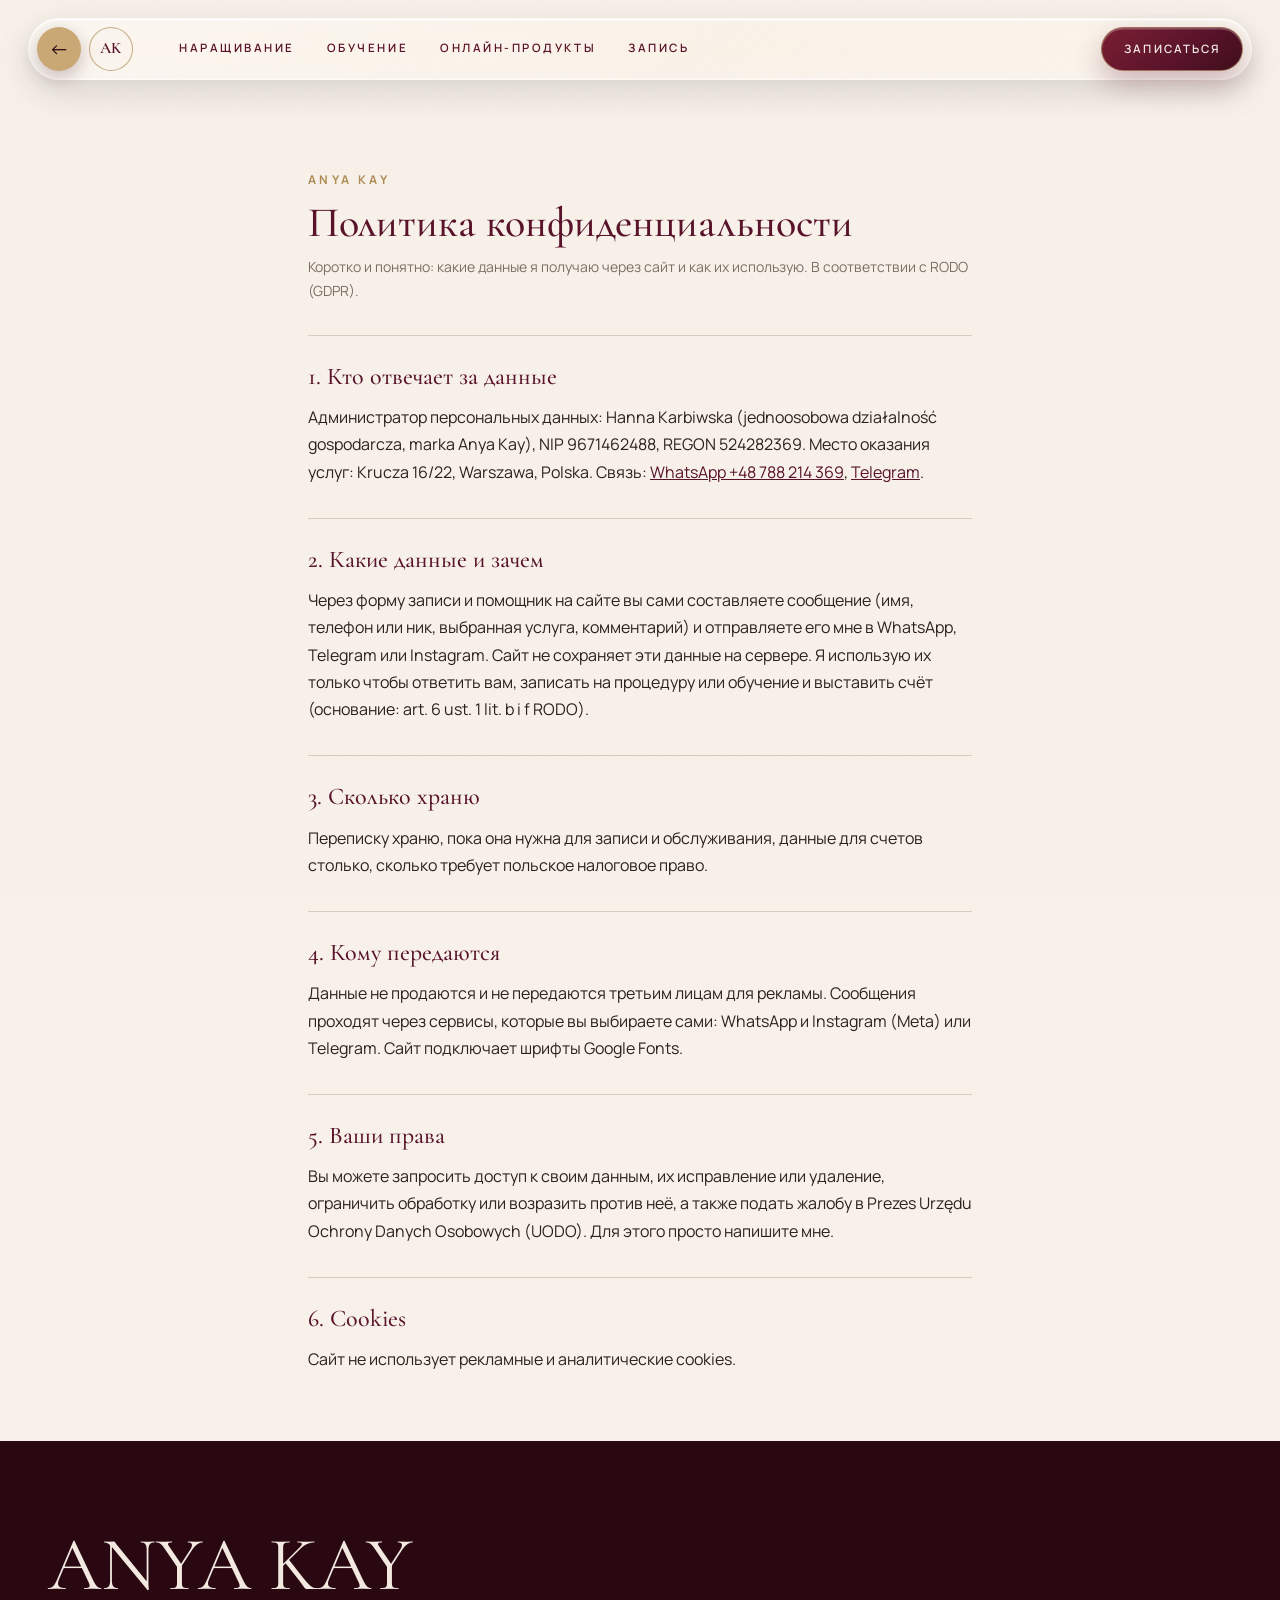
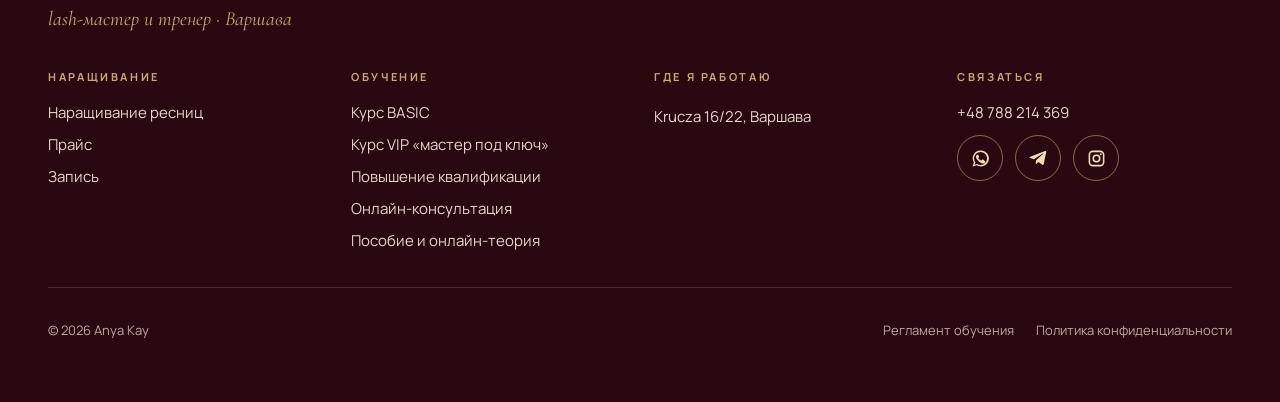
<file: politika-konfidencialnosti/index.html>
<!DOCTYPE html>
<html lang="ru">
<head>
<meta charset="UTF-8">
<meta name="viewport" content="width=device-width, initial-scale=1.0, viewport-fit=cover">
<title>Политика конфиденциальности · Anya Kay</title>
<meta name="description" content="Политика конфиденциальности сайта anyakay.pl: какие данные обрабатываются при записи и как, в соответствии с RODO (GDPR).">
<link rel="canonical" href="https://anyakay.pl/politika-konfidencialnosti/">
<meta name="theme-color" content="#2A0812">
<meta property="og:type" content="website">
<meta property="og:site_name" content="Anya Kay">
<meta property="og:locale" content="ru_RU">
<meta property="og:title" content="Политика конфиденциальности · Anya Kay">
<meta property="og:description" content="Политика конфиденциальности сайта anyakay.pl: какие данные обрабатываются при записи и как, в соответствии с RODO (GDPR).">
<meta property="og:url" content="https://anyakay.pl/politika-konfidencialnosti/">
<meta property="og:image" content="https://anyakay.pl/img/og.jpg">
<meta property="og:image:width" content="1200">
<meta property="og:image:height" content="630">
<meta name="twitter:card" content="summary_large_image">
<link rel="icon" href="/img/favicon.png" type="image/png">
<link rel="apple-touch-icon" href="/img/apple-touch-icon.png">
<link rel="preconnect" href="https://fonts.googleapis.com">
<link rel="preconnect" href="https://fonts.gstatic.com" crossorigin>
<link href="https://fonts.googleapis.com/css2?family=Cormorant+Garamond:ital,wght@0,400;0,500;0,600;1,400;1,500&family=Manrope:wght@400;500;600;700&display=swap" rel="stylesheet">
<link rel="stylesheet" href="/style.css?v=54">

<script type="application/ld+json">{"@context": "https://schema.org", "@graph": [{"@type": "BeautySalon", "@id": "https://anyakay.pl/#business", "name": "Anya Kay", "url": "https://anyakay.pl/", "image": "https://anyakay.pl/img/hero.jpg", "logo": "https://anyakay.pl/img/avatar.jpg", "telephone": "+48788214369", "address": {"@type": "PostalAddress", "streetAddress": "Krucza 16/22", "addressLocality": "Warszawa", "addressCountry": "PL"}, "priceRange": "200–4500 zł", "description": "Наращивание ресниц и обучение lash-мастеров в Варшаве.", "sameAs": ["https://www.instagram.com/anya.key_/", "https://t.me/AnyaKayClientBot"], "areaServed": "Warszawa", "founder": {"@type": "Person", "name": "Anya Kay", "jobTitle": "Lash-мастер и преподаватель"}}]}</script>
</head>
<body>
<header class="hdr g">
  <div class="hl"><a href="/" class="bk" data-hback aria-label="Назад">←</a><a href="/" class="mono" aria-label="Anya Kay, на главную">AK</a></div>
  <nav class="nav" aria-label="Меню"><a href="/naraschivanie/">Наращивание</a><a href="/obuchenie/">Обучение</a><a href="/materialy/">Онлайн-продукты</a><a href="/zapis/">Запись</a></nav>
  <a href="/zapis/" class="btn wine">Записаться</a>
  <button class="menu-b" data-menu aria-label="Открыть меню">МЕНЮ <i></i></button>
</header>
<div class="mnu" id="mnu" role="dialog" aria-label="Меню">
  <div class="top"><a href="/" class="mono">AK</a><button class="x" data-menu-x aria-label="Закрыть меню">×</button></div>
  <nav><a href="/">Главная<small>01</small></a><a href="/naraschivanie/">Наращивание ресниц<small>02</small></a><a href="/obuchenie/">Обучение<small>03</small></a><a href="/basic-lash-course/">Курс BASIC<small>04</small></a><a href="/vip-lash-course/">Курс VIP<small>05</small></a><a href="/povyshenie-kvalifikacii/">Повышение квалификации<small>06</small></a><a href="/materialy/">Онлайн-продукты<small>07</small></a><a href="/zapis/">Запись<small>08</small></a></nav>
  <div class="foot"><a href="/zapis/" class="btn glass full">Записаться</a><p>Krucza 16/22 · Варшава</p></div>
</div>
<main>

<section class="legal"><div class="eyebrow">Anya Kay</div>
  <h1>Политика конфиденциальности</h1>
  <p class="upd">Коротко и понятно: какие данные я получаю через сайт и как их использую. В соответствии с RODO (GDPR).</p>
  <h2>1. Кто отвечает за данные</h2>
  <p>Администратор персональных данных: Hanna Karbiwska (jednoosobowa działalność gospodarcza, marka Anya Kay), NIP 9671462488, REGON 524282369. Место оказания услуг: Krucza 16/22, Warszawa, Polska. Связь: <a href="https://wa.me/48788214369">WhatsApp +48 788 214 369</a>, <a href="https://t.me/AnyaKayClientBot">Telegram</a>.</p>
  <h2>2. Какие данные и зачем</h2>
  <p>Через форму записи и помощник на сайте вы сами составляете сообщение (имя, телефон или ник, выбранная услуга, комментарий) и отправляете его мне в WhatsApp, Telegram или Instagram. Сайт не сохраняет эти данные на сервере. Я использую их только чтобы ответить вам, записать на процедуру или обучение и выставить счёт (основание: art. 6 ust. 1 lit. b i f RODO).</p>
  <h2>3. Сколько храню</h2>
  <p>Переписку храню, пока она нужна для записи и обслуживания, данные для счетов столько, сколько требует польское налоговое право.</p>
  <h2>4. Кому передаются</h2>
  <p>Данные не продаются и не передаются третьим лицам для рекламы. Сообщения проходят через сервисы, которые вы выбираете сами: WhatsApp и Instagram (Meta) или Telegram. Сайт подключает шрифты Google Fonts.</p>
  <h2>5. Ваши права</h2>
  <p>Вы можете запросить доступ к своим данным, их исправление или удаление, ограничить обработку или возразить против неё, а также подать жалобу в Prezes Urzędu Ochrony Danych Osobowych (UODO). Для этого просто напишите мне.</p>
  <h2>6. Cookies</h2>
  <p>Сайт не использует рекламные и аналитические cookies.</p>
</section>
</main>
<footer class="ftr"><div class="wrap">
  <div class="top"><div class="brand">ANYA KAY<small>lash-мастер и тренер · Варшава</small></div></div>
  <div class="cols">
    <div><h4>Наращивание</h4><a href="/naraschivanie/">Наращивание ресниц</a><a href="/naraschivanie/#prajs">Прайс</a><a href="/zapis/?w=lashes">Запись</a></div>
    <div><h4>Обучение</h4><a href="/basic-lash-course/">Курс BASIC</a><a href="/vip-lash-course/">Курс VIP «мастер под ключ»</a><a href="/povyshenie-kvalifikacii/">Повышение квалификации</a><a href="/konsultaciya/">Онлайн-консультация</a><a href="/materialy/">Пособие и онлайн-теория</a></div>
    <div><h4>Где я работаю</h4><p><a href="https://www.google.com/maps/search/?api=1&query=Krucza+16%2F22+Warszawa" target="_blank" rel="noopener">Krucza 16/22, Варшава</a></p></div>
    <div><h4>Связаться</h4><a href="https://wa.me/48788214369" target="_blank" rel="noopener">+48 788 214 369</a>
      <div class="soc"><a href="https://wa.me/48788214369" target="_blank" rel="noopener" aria-label="WhatsApp"><svg viewBox="0 0 24 24" aria-hidden="true"><path d="M12 2a9.8 9.8 0 0 0-8.4 14.9L2 22l5.2-1.6A10 10 0 1 0 12 2Zm0 18.2a8.1 8.1 0 0 1-4.1-1.1l-.3-.2-3.1 1 1-3-.2-.3a8.2 8.2 0 1 1 6.7 3.6Zm4.5-6.1c-.2-.1-1.5-.7-1.8-.8-.2-.1-.4-.1-.6.1l-.8 1c-.1.2-.3.2-.6.1a6.7 6.7 0 0 1-2-1.2 7.6 7.6 0 0 1-1.4-1.7c-.1-.3 0-.4.1-.5l.4-.5.3-.5c.1-.2 0-.4 0-.5l-.8-1.9c-.2-.5-.5-.5-.7-.5H8c-.2 0-.5.1-.7.3-.3.3-1 1-1 2.5s1 2.9 1.2 3.1c.1.2 2.1 3.2 5.2 4.5.7.3 1.3.5 1.7.6.7.2 1.4.2 1.9.1.6-.1 1.5-.6 1.7-1.2.2-.6.2-1.1.2-1.2-.1-.1-.2-.2-.5-.3Z"/></svg></a><a href="https://t.me/AnyaKayClientBot" target="_blank" rel="noopener" aria-label="Telegram"><svg viewBox="0 0 24 24" aria-hidden="true"><path d="M21.8 3.4 18.6 19c-.2 1.1-.9 1.4-1.8.9l-4.9-3.6-2.4 2.3c-.3.3-.5.5-1 .5l.4-5 9-8.1c.4-.4-.1-.6-.6-.2L6.2 12.8 1.4 11.3c-1-.3-1-1 .2-1.5L20.3 2.6c.9-.3 1.7.2 1.5.8Z"/></svg></a><a href="https://www.instagram.com/anya.key_/" target="_blank" rel="noopener" aria-label="Instagram"><svg viewBox="0 0 24 24" aria-hidden="true"><path d="M7.3 2h9.4A5.3 5.3 0 0 1 22 7.3v9.4a5.3 5.3 0 0 1-5.3 5.3H7.3A5.3 5.3 0 0 1 2 16.7V7.3A5.3 5.3 0 0 1 7.3 2Zm-.2 2A3.1 3.1 0 0 0 4 7.1v9.8A3.1 3.1 0 0 0 7.1 20h9.8a3.1 3.1 0 0 0 3.1-3.1V7.1A3.1 3.1 0 0 0 16.9 4H7.1Zm10.3 1.5a1.2 1.2 0 1 1 0 2.4 1.2 1.2 0 0 1 0-2.4ZM12 6.9a5.1 5.1 0 1 1 0 10.2 5.1 5.1 0 0 1 0-10.2Zm0 2a3.1 3.1 0 1 0 0 6.2 3.1 3.1 0 0 0 0-6.2Z"/></svg></a></div></div>
  </div>
  <div class="fb"><span>© 2026 Anya Kay</span><span class="lg"><a href="/reglament-obucheniya/">Регламент обучения</a><a href="/politika-konfidencialnosti/">Политика конфиденциальности</a></span></div>
</div></footer>
<div class="mbar g" id="mbar"><a href="/zapis/" class="btn wine">Записаться</a><button class="ic" data-faq aria-label="Есть вопрос?">?</button><a class="ic wa2" href="https://wa.me/48788214369" target="_blank" rel="noopener" aria-label="WhatsApp"><svg viewBox="0 0 24 24" aria-hidden="true"><path d="M12 2a9.8 9.8 0 0 0-8.4 14.9L2 22l5.2-1.6A10 10 0 1 0 12 2Zm0 18.2a8.1 8.1 0 0 1-4.1-1.1l-.3-.2-3.1 1 1-3-.2-.3a8.2 8.2 0 1 1 6.7 3.6Zm4.5-6.1c-.2-.1-1.5-.7-1.8-.8-.2-.1-.4-.1-.6.1l-.8 1c-.1.2-.3.2-.6.1a6.7 6.7 0 0 1-2-1.2 7.6 7.6 0 0 1-1.4-1.7c-.1-.3 0-.4.1-.5l.4-.5.3-.5c.1-.2 0-.4 0-.5l-.8-1.9c-.2-.5-.5-.5-.7-.5H8c-.2 0-.5.1-.7.3-.3.3-1 1-1 2.5s1 2.9 1.2 3.1c.1.2 2.1 3.2 5.2 4.5.7.3 1.3.5 1.7.6.7.2 1.4.2 1.9.1.6-.1 1.5-.6 1.7-1.2.2-.6.2-1.1.2-1.2-.1-.1-.2-.2-.5-.3Z"/></svg></a></div>
<button class="fab g" id="fab" data-faq aria-haspopup="dialog"><i>?</i>Есть вопрос?</button>
<div class="chat g" id="chat" role="dialog" aria-label="Вопросы и ответы">
  <div class="ch-h"><div class="mono">AK</div><div><b>Anya Kay</b><span>Частые вопросы и быстрая связь</span></div><button id="chat-x" aria-label="Закрыть">×</button></div>
  <div class="ch-b" id="chat-b"></div>
  <form class="inp" id="chat-f"><input id="chat-i" placeholder="Или напишите свой вопрос…" autocomplete="off" aria-label="Ваш вопрос"><button aria-label="Отправить">↑</button></form>
</div>
<div class="lbx" id="lbx" role="dialog" aria-label="Фото"><button class="x" aria-label="Закрыть">×</button><button class="nv pv" aria-label="Назад">‹</button><div class="m"></div><button class="nv nx" aria-label="Дальше">›</button><div class="c"></div></div>
<script src="/app.js?v=54" defer></script>
</body>
</html>
</file>
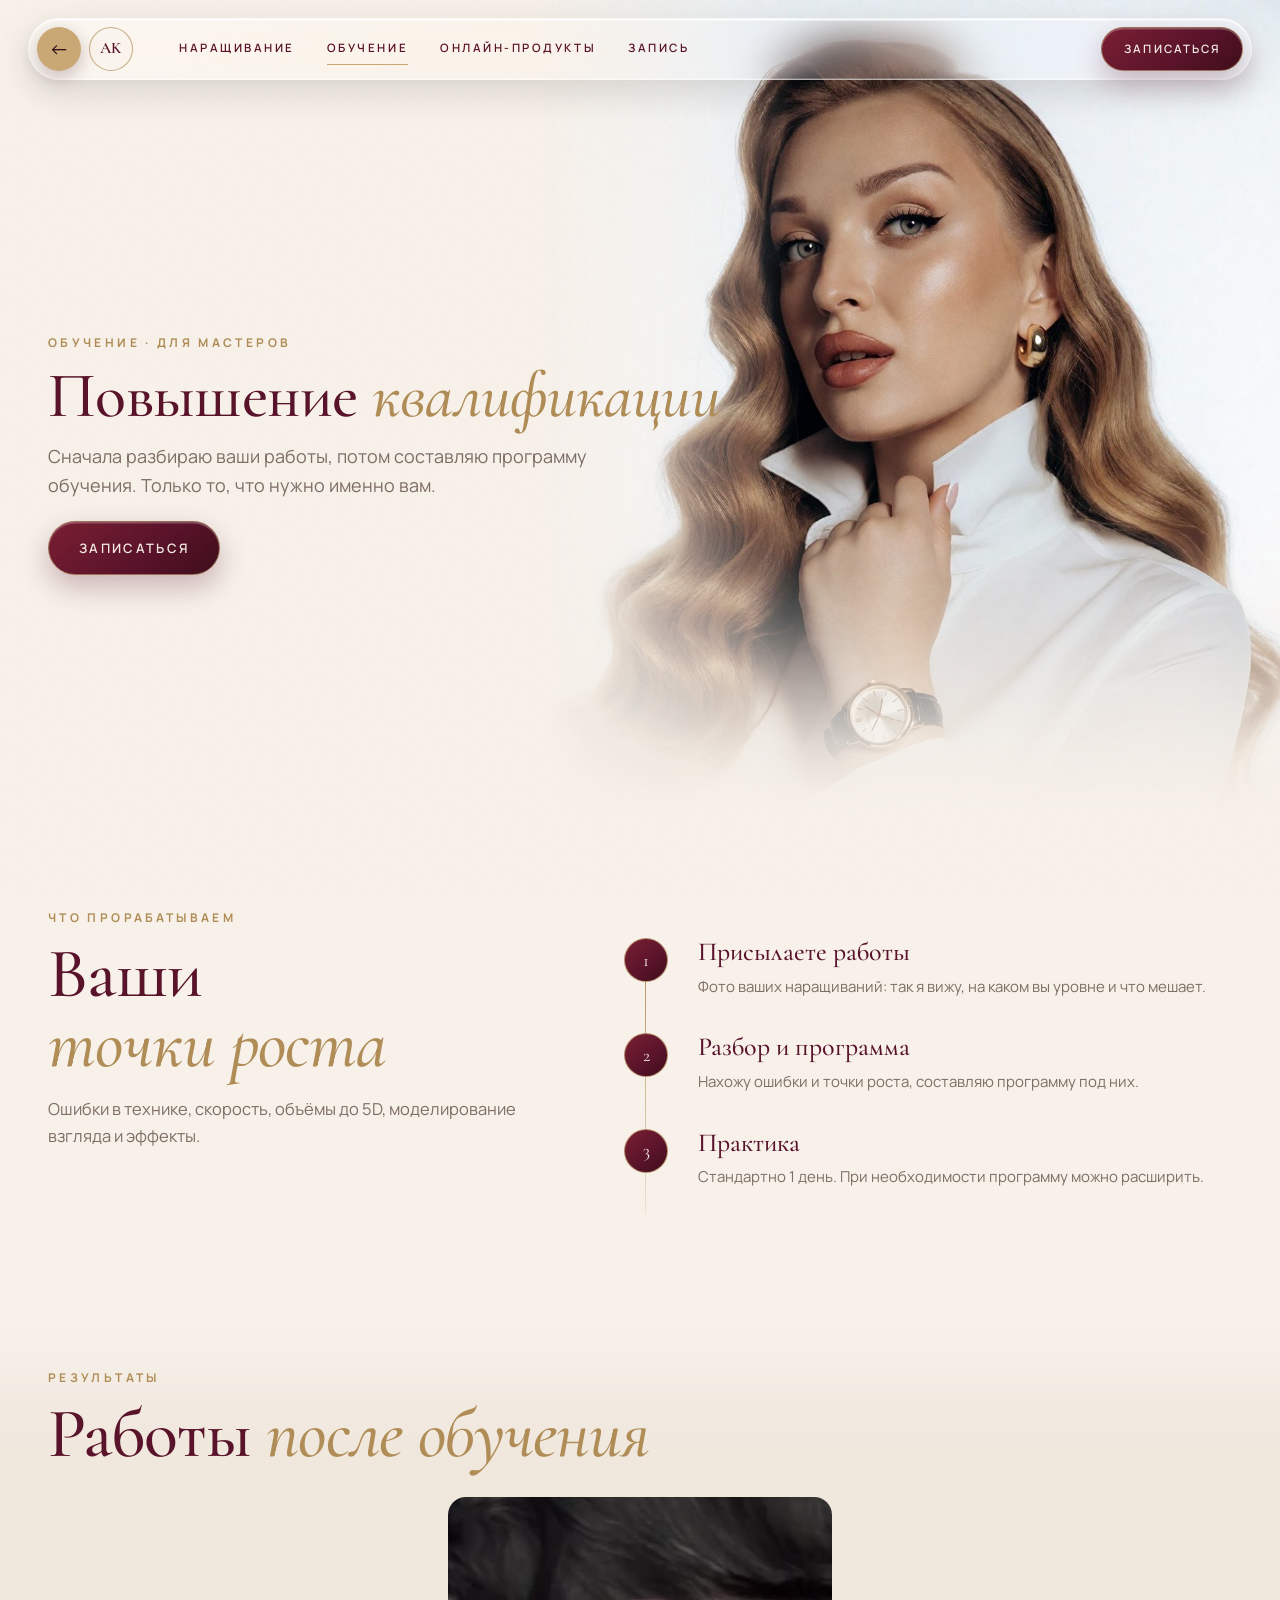
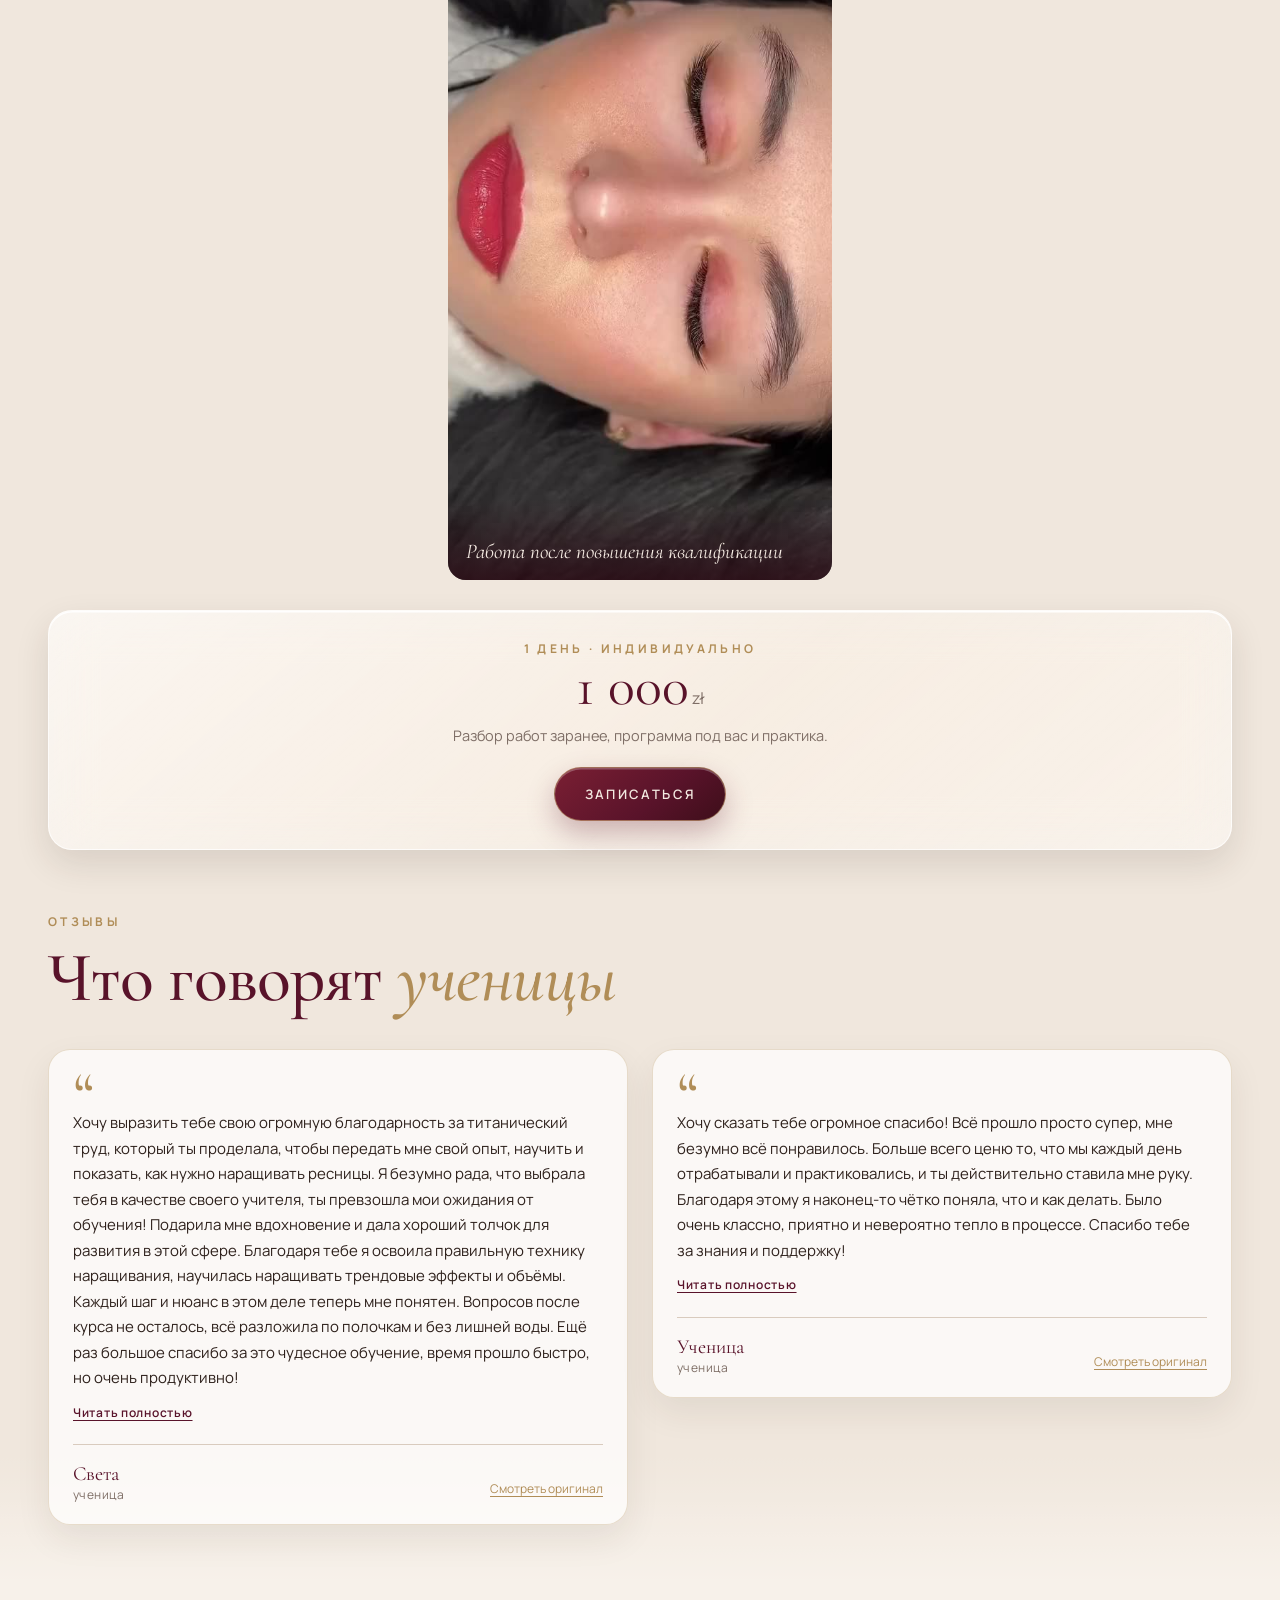
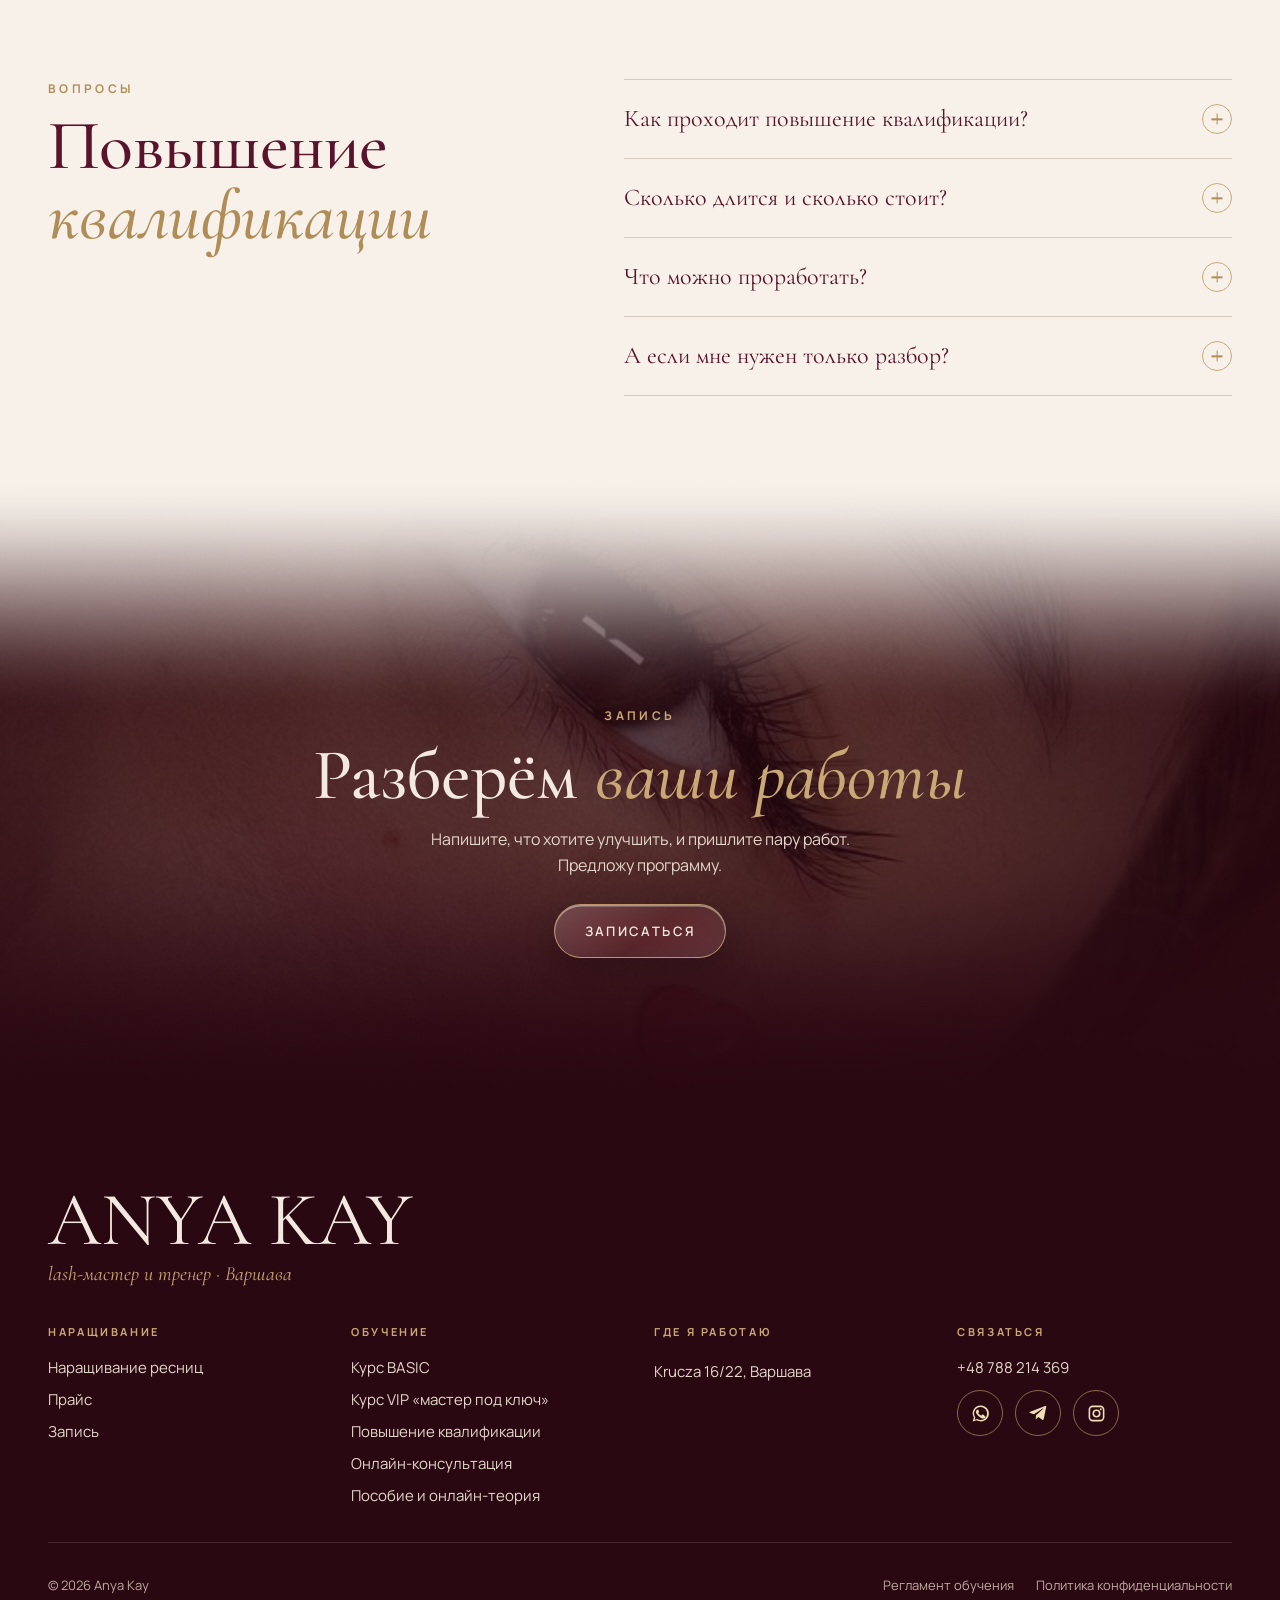
<file: povyshenie-kvalifikacii/index.html>
<!DOCTYPE html>
<html lang="ru">
<head>
<meta charset="UTF-8">
<meta name="viewport" content="width=device-width, initial-scale=1.0, viewport-fit=cover">
<title>Повышение квалификации lash-мастера в Варшаве · Anya Kay</title>
<meta name="description" content="Повышение квалификации для lash-мастеров в Варшаве: разбор ваших работ и индивидуальная программа. Техника, скорость, объёмы до 5D, моделирование, эффекты. 1000 zł / день.">
<link rel="canonical" href="https://anyakay.pl/povyshenie-kvalifikacii/">
<meta name="theme-color" content="#2A0812">
<meta property="og:type" content="website">
<meta property="og:site_name" content="Anya Kay">
<meta property="og:locale" content="ru_RU">
<meta property="og:title" content="Повышение квалификации lash-мастера в Варшаве · Anya Kay">
<meta property="og:description" content="Повышение квалификации для lash-мастеров в Варшаве: разбор ваших работ и индивидуальная программа. Техника, скорость, объёмы до 5D, моделирование, эффекты. 1000 zł / день.">
<meta property="og:url" content="https://anyakay.pl/povyshenie-kvalifikacii/">
<meta property="og:image" content="https://anyakay.pl/img/og.jpg">
<meta property="og:image:width" content="1200">
<meta property="og:image:height" content="630">
<meta name="twitter:card" content="summary_large_image">
<link rel="icon" href="/img/favicon.png" type="image/png">
<link rel="apple-touch-icon" href="/img/apple-touch-icon.png">
<link rel="preconnect" href="https://fonts.googleapis.com">
<link rel="preconnect" href="https://fonts.gstatic.com" crossorigin>
<link href="https://fonts.googleapis.com/css2?family=Cormorant+Garamond:ital,wght@0,400;0,500;0,600;1,400;1,500&family=Manrope:wght@400;500;600;700&display=swap" rel="stylesheet">
<link rel="stylesheet" href="/style.css?v=54">

<script type="application/ld+json">{"@context": "https://schema.org", "@graph": [{"@type": "BeautySalon", "@id": "https://anyakay.pl/#business", "name": "Anya Kay", "url": "https://anyakay.pl/", "image": "https://anyakay.pl/img/hero.jpg", "logo": "https://anyakay.pl/img/avatar.jpg", "telephone": "+48788214369", "address": {"@type": "PostalAddress", "streetAddress": "Krucza 16/22", "addressLocality": "Warszawa", "addressCountry": "PL"}, "priceRange": "200–4500 zł", "description": "Наращивание ресниц и обучение lash-мастеров в Варшаве.", "sameAs": ["https://www.instagram.com/anya.key_/", "https://t.me/AnyaKayClientBot"], "areaServed": "Warszawa", "founder": {"@type": "Person", "name": "Anya Kay", "jobTitle": "Lash-мастер и преподаватель"}}, {"@type": "FAQPage", "mainEntity": [{"@type": "Question", "name": "Как проходит повышение квалификации?", "acceptedAnswer": {"@type": "Answer", "text": "Вы присылаете свои работы, я разбираю их и нахожу точки роста. Под них составляю программу, и мы отрабатываем её на практике."}}, {"@type": "Question", "name": "Сколько длится и сколько стоит?", "acceptedAnswer": {"@type": "Answer", "text": "Стандартно 1 день, 1000 zł. Если задач больше, программу можно расширить."}}, {"@type": "Question", "name": "Что можно проработать?", "acceptedAnswer": {"@type": "Answer", "text": "Ошибки в технике, скорость, объёмы до 5D, моделирование взгляда и эффекты."}}, {"@type": "Question", "name": "А если мне нужен только разбор?", "acceptedAnswer": {"@type": "Answer", "text": "Тогда подойдёт онлайн-консультация: 2 часа, 500 zł. Разберём работы, ошибки и ваши вопросы."}}]}, {"@type": "Course", "name": "Повышение квалификации lash-мастера", "description": "Индивидуальная программа после разбора работ: техника, скорость, объёмы до 5D, моделирование, эффекты.", "inLanguage": "ru", "provider": {"@id": "https://anyakay.pl/#business"}, "url": "https://anyakay.pl/povyshenie-kvalifikacii/", "offers": {"@type": "Offer", "price": "1000", "priceCurrency": "PLN", "category": "Paid", "url": "https://anyakay.pl/povyshenie-kvalifikacii/"}, "hasCourseInstance": {"@type": "CourseInstance", "courseMode": "onsite", "location": "Warszawa, Krucza 16/22"}}]}</script>
</head>
<body>
<header class="hdr g">
  <div class="hl"><a href="/" class="bk" data-hback aria-label="Назад">←</a><a href="/" class="mono" aria-label="Anya Kay, на главную">AK</a></div>
  <nav class="nav" aria-label="Меню"><a href="/naraschivanie/">Наращивание</a><a href="/obuchenie/" aria-current=page>Обучение</a><a href="/materialy/">Онлайн-продукты</a><a href="/zapis/">Запись</a></nav>
  <a href="/zapis/" class="btn wine">Записаться</a>
  <button class="menu-b" data-menu aria-label="Открыть меню">МЕНЮ <i></i></button>
</header>
<div class="mnu" id="mnu" role="dialog" aria-label="Меню">
  <div class="top"><a href="/" class="mono">AK</a><button class="x" data-menu-x aria-label="Закрыть меню">×</button></div>
  <nav><a href="/">Главная<small>01</small></a><a href="/naraschivanie/">Наращивание ресниц<small>02</small></a><a href="/obuchenie/">Обучение<small>03</small></a><a href="/basic-lash-course/">Курс BASIC<small>04</small></a><a href="/vip-lash-course/">Курс VIP<small>05</small></a><a href="/povyshenie-kvalifikacii/" aria-current=page>Повышение квалификации<small>06</small></a><a href="/materialy/">Онлайн-продукты<small>07</small></a><a href="/zapis/">Запись<small>08</small></a></nav>
  <div class="foot"><a href="/zapis/" class="btn glass full">Записаться</a><p>Krucza 16/22 · Варшава</p></div>
</div>
<main>

<section class="pcover face"><div class="ph" style="background-image:url('/img/povyshenie-oblozhka.jpg');background-position:50% 0%" role="img" aria-label=""></div><div class="in"><div class="eyebrow l">Обучение · для мастеров</div><h1><span class="one">Повышение <em>квалификации</em></span></h1><p>Сначала разбираю ваши работы, потом составляю программу обучения. Только то, что нужно именно вам.</p><div class="btns"><a href="/zapis/?w=advanced" class="btn glass">Записаться</a></div></div></section>
<section class="sec"><div class="wrap split">
  <div class="reveal"><div class="eyebrow">Что прорабатываем</div><h2 class="h2 one">Ваши <em>точки роста</em></h2><p class="lead">Ошибки в технике, скорость, объёмы до 5D, моделирование взгляда и эффекты.</p></div>
  <div class="reveal forwho"><div class="tlx">
    <div class="day"><div class="d">1</div><div><h3>Присылаете работы</h3><p>Фото ваших наращиваний: так я вижу, на каком вы уровне и что мешает.</p></div></div>
    <div class="day"><div class="d">2</div><div><h3>Разбор и программа</h3><p>Нахожу ошибки и точки роста, составляю программу под них.</p></div></div>
    <div class="day"><div class="d">3</div><div><h3>Практика</h3><p>Стандартно 1 день. При необходимости программу можно расширить.</p></div></div>
  </div></div>
</div></section>
<section class="sec soft"><div class="wrap"><div class="eyebrow">Результаты</div><h2 class="h2">Работы <em>после обучения</em></h2>
  <div class="vids"><figure class="vid reveal "><video data-auto data-src="/video/povyshenie.mp4" poster="/video/povyshenie.jpg" muted loop playsinline preload="none" aria-label="Работа после повышения квалификации"></video><figcaption>Работа после повышения квалификации</figcaption></figure></div>
  <div class="pricebox gd reveal" style="margin-top:30px"><div class="eyebrow l">1 день · индивидуально</div><div class="big">1&nbsp;000<span> zł</span></div><p>Разбор работ заранее, программа под вас и практика.</p><a href="/zapis/?w=advanced" class="btn glass">Записаться</a></div>
</div></section>
<section class="sec soft" style="padding-top:10px"><div class="wrap"><div class="eyebrow l">Отзывы</div><h2 class="h2 one">Что говорят <em>ученицы</em></h2></div>
<div class="ops wrap n2"><figure class="op rv long"><div class="q" aria-hidden="true">“</div><blockquote>Хочу выразить тебе свою огромную благодарность за титанический труд, который ты проделала, чтобы передать мне свой опыт, научить и показать, как нужно наращивать ресницы. Я безумно рада, что выбрала тебя в качестве своего учителя, ты превзошла мои ожидания от обучения! Подарила мне вдохновение и дала хороший толчок для развития в этой сфере. Благодаря тебе я освоила правильную технику наращивания, научилась наращивать трендовые эффекты и объёмы. Каждый шаг и нюанс в этом деле теперь мне понятен. Вопросов после курса не осталось, всё разложила по полочкам и без лишней воды. Ещё раз большое спасибо за это чудесное обучение, время прошло быстро, но очень продуктивно!</blockquote><button type="button" class="rmore" data-rmore>Читать полностью</button><figcaption><span><b>Света</b><small>ученица</small></span><button type="button" class="orig" data-shot="otzyv-sveta.jpg" data-alt="Отзыв: Света, оригинал">Смотреть оригинал</button></figcaption></figure><figure class="op rv long"><div class="q" aria-hidden="true">“</div><blockquote>Хочу сказать тебе огромное спасибо! Всё прошло просто супер, мне безумно всё понравилось. Больше всего ценю то, что мы каждый день отрабатывали и практиковались, и ты действительно ставила мне руку. Благодаря этому я наконец-то чётко поняла, что и как делать. Было очень классно, приятно и невероятно тепло в процессе. Спасибо тебе за знания и поддержку!</blockquote><button type="button" class="rmore" data-rmore>Читать полностью</button><figcaption><span><b>Ученица</b><small>ученица</small></span><button type="button" class="orig" data-shot="otzyv-uchenica-praktika.jpg" data-alt="Отзыв: Ученица, оригинал">Смотреть оригинал</button></figcaption></figure></div>
</section>
<section class="sec"><div class="wrap split">
  <div class="reveal"><div class="eyebrow">Вопросы</div><h2 class="h2">Повышение <em>квалификации</em></h2></div>
  <div class="faq"><details class="reveal"><summary>Как проходит повышение квалификации?<i></i></summary><p>Вы присылаете свои работы, я разбираю их и нахожу точки роста. Под них составляю программу, и мы отрабатываем её на практике.</p></details><details class="reveal"><summary>Сколько длится и сколько стоит?<i></i></summary><p>Стандартно 1 день, 1000 zł. Если задач больше, программу можно расширить.</p></details><details class="reveal"><summary>Что можно проработать?<i></i></summary><p>Ошибки в технике, скорость, объёмы до 5D, моделирование взгляда и эффекты.</p></details><details class="reveal"><summary>А если мне нужен только разбор?<i></i></summary><p>Тогда подойдёт онлайн-консультация: 2 часа, 500 zł. Разберём работы, ошибки и ваши вопросы.</p></details></div>
</div></section>
<section class="band"><div class="ph" style="background-image:url('/img/povyshenie-2.jpg');background-position:50% 40%"></div><div class="in wrap reveal"><div class="eyebrow l">Запись</div><h2>Разберём <em>ваши работы</em></h2><p>Напишите, что хотите улучшить, и пришлите пару работ. Предложу программу.</p><a href="/zapis/?w=advanced" class="btn glass">Записаться</a></div></section>
</main>
<footer class="ftr"><div class="wrap">
  <div class="top"><div class="brand">ANYA KAY<small>lash-мастер и тренер · Варшава</small></div></div>
  <div class="cols">
    <div><h4>Наращивание</h4><a href="/naraschivanie/">Наращивание ресниц</a><a href="/naraschivanie/#prajs">Прайс</a><a href="/zapis/?w=lashes">Запись</a></div>
    <div><h4>Обучение</h4><a href="/basic-lash-course/">Курс BASIC</a><a href="/vip-lash-course/">Курс VIP «мастер под ключ»</a><a href="/povyshenie-kvalifikacii/">Повышение квалификации</a><a href="/konsultaciya/">Онлайн-консультация</a><a href="/materialy/">Пособие и онлайн-теория</a></div>
    <div><h4>Где я работаю</h4><p><a href="https://www.google.com/maps/search/?api=1&query=Krucza+16%2F22+Warszawa" target="_blank" rel="noopener">Krucza 16/22, Варшава</a></p></div>
    <div><h4>Связаться</h4><a href="https://wa.me/48788214369" target="_blank" rel="noopener">+48 788 214 369</a>
      <div class="soc"><a href="https://wa.me/48788214369" target="_blank" rel="noopener" aria-label="WhatsApp"><svg viewBox="0 0 24 24" aria-hidden="true"><path d="M12 2a9.8 9.8 0 0 0-8.4 14.9L2 22l5.2-1.6A10 10 0 1 0 12 2Zm0 18.2a8.1 8.1 0 0 1-4.1-1.1l-.3-.2-3.1 1 1-3-.2-.3a8.2 8.2 0 1 1 6.7 3.6Zm4.5-6.1c-.2-.1-1.5-.7-1.8-.8-.2-.1-.4-.1-.6.1l-.8 1c-.1.2-.3.2-.6.1a6.7 6.7 0 0 1-2-1.2 7.6 7.6 0 0 1-1.4-1.7c-.1-.3 0-.4.1-.5l.4-.5.3-.5c.1-.2 0-.4 0-.5l-.8-1.9c-.2-.5-.5-.5-.7-.5H8c-.2 0-.5.1-.7.3-.3.3-1 1-1 2.5s1 2.9 1.2 3.1c.1.2 2.1 3.2 5.2 4.5.7.3 1.3.5 1.7.6.7.2 1.4.2 1.9.1.6-.1 1.5-.6 1.7-1.2.2-.6.2-1.1.2-1.2-.1-.1-.2-.2-.5-.3Z"/></svg></a><a href="https://t.me/AnyaKayClientBot" target="_blank" rel="noopener" aria-label="Telegram"><svg viewBox="0 0 24 24" aria-hidden="true"><path d="M21.8 3.4 18.6 19c-.2 1.1-.9 1.4-1.8.9l-4.9-3.6-2.4 2.3c-.3.3-.5.5-1 .5l.4-5 9-8.1c.4-.4-.1-.6-.6-.2L6.2 12.8 1.4 11.3c-1-.3-1-1 .2-1.5L20.3 2.6c.9-.3 1.7.2 1.5.8Z"/></svg></a><a href="https://www.instagram.com/anya.key_/" target="_blank" rel="noopener" aria-label="Instagram"><svg viewBox="0 0 24 24" aria-hidden="true"><path d="M7.3 2h9.4A5.3 5.3 0 0 1 22 7.3v9.4a5.3 5.3 0 0 1-5.3 5.3H7.3A5.3 5.3 0 0 1 2 16.7V7.3A5.3 5.3 0 0 1 7.3 2Zm-.2 2A3.1 3.1 0 0 0 4 7.1v9.8A3.1 3.1 0 0 0 7.1 20h9.8a3.1 3.1 0 0 0 3.1-3.1V7.1A3.1 3.1 0 0 0 16.9 4H7.1Zm10.3 1.5a1.2 1.2 0 1 1 0 2.4 1.2 1.2 0 0 1 0-2.4ZM12 6.9a5.1 5.1 0 1 1 0 10.2 5.1 5.1 0 0 1 0-10.2Zm0 2a3.1 3.1 0 1 0 0 6.2 3.1 3.1 0 0 0 0-6.2Z"/></svg></a></div></div>
  </div>
  <div class="fb"><span>© 2026 Anya Kay</span><span class="lg"><a href="/reglament-obucheniya/">Регламент обучения</a><a href="/politika-konfidencialnosti/">Политика конфиденциальности</a></span></div>
</div></footer>
<div class="mbar g" id="mbar"><a href="/zapis/" class="btn wine">Записаться</a><button class="ic" data-faq aria-label="Есть вопрос?">?</button><a class="ic wa2" href="https://wa.me/48788214369" target="_blank" rel="noopener" aria-label="WhatsApp"><svg viewBox="0 0 24 24" aria-hidden="true"><path d="M12 2a9.8 9.8 0 0 0-8.4 14.9L2 22l5.2-1.6A10 10 0 1 0 12 2Zm0 18.2a8.1 8.1 0 0 1-4.1-1.1l-.3-.2-3.1 1 1-3-.2-.3a8.2 8.2 0 1 1 6.7 3.6Zm4.5-6.1c-.2-.1-1.5-.7-1.8-.8-.2-.1-.4-.1-.6.1l-.8 1c-.1.2-.3.2-.6.1a6.7 6.7 0 0 1-2-1.2 7.6 7.6 0 0 1-1.4-1.7c-.1-.3 0-.4.1-.5l.4-.5.3-.5c.1-.2 0-.4 0-.5l-.8-1.9c-.2-.5-.5-.5-.7-.5H8c-.2 0-.5.1-.7.3-.3.3-1 1-1 2.5s1 2.9 1.2 3.1c.1.2 2.1 3.2 5.2 4.5.7.3 1.3.5 1.7.6.7.2 1.4.2 1.9.1.6-.1 1.5-.6 1.7-1.2.2-.6.2-1.1.2-1.2-.1-.1-.2-.2-.5-.3Z"/></svg></a></div>
<button class="fab g" id="fab" data-faq aria-haspopup="dialog"><i>?</i>Есть вопрос?</button>
<div class="chat g" id="chat" role="dialog" aria-label="Вопросы и ответы">
  <div class="ch-h"><div class="mono">AK</div><div><b>Anya Kay</b><span>Частые вопросы и быстрая связь</span></div><button id="chat-x" aria-label="Закрыть">×</button></div>
  <div class="ch-b" id="chat-b"></div>
  <form class="inp" id="chat-f"><input id="chat-i" placeholder="Или напишите свой вопрос…" autocomplete="off" aria-label="Ваш вопрос"><button aria-label="Отправить">↑</button></form>
</div>
<div class="lbx" id="lbx" role="dialog" aria-label="Фото"><button class="x" aria-label="Закрыть">×</button><button class="nv pv" aria-label="Назад">‹</button><div class="m"></div><button class="nv nx" aria-label="Дальше">›</button><div class="c"></div></div>
<script src="/app.js?v=54" defer></script>
</body>
</html>
</file>
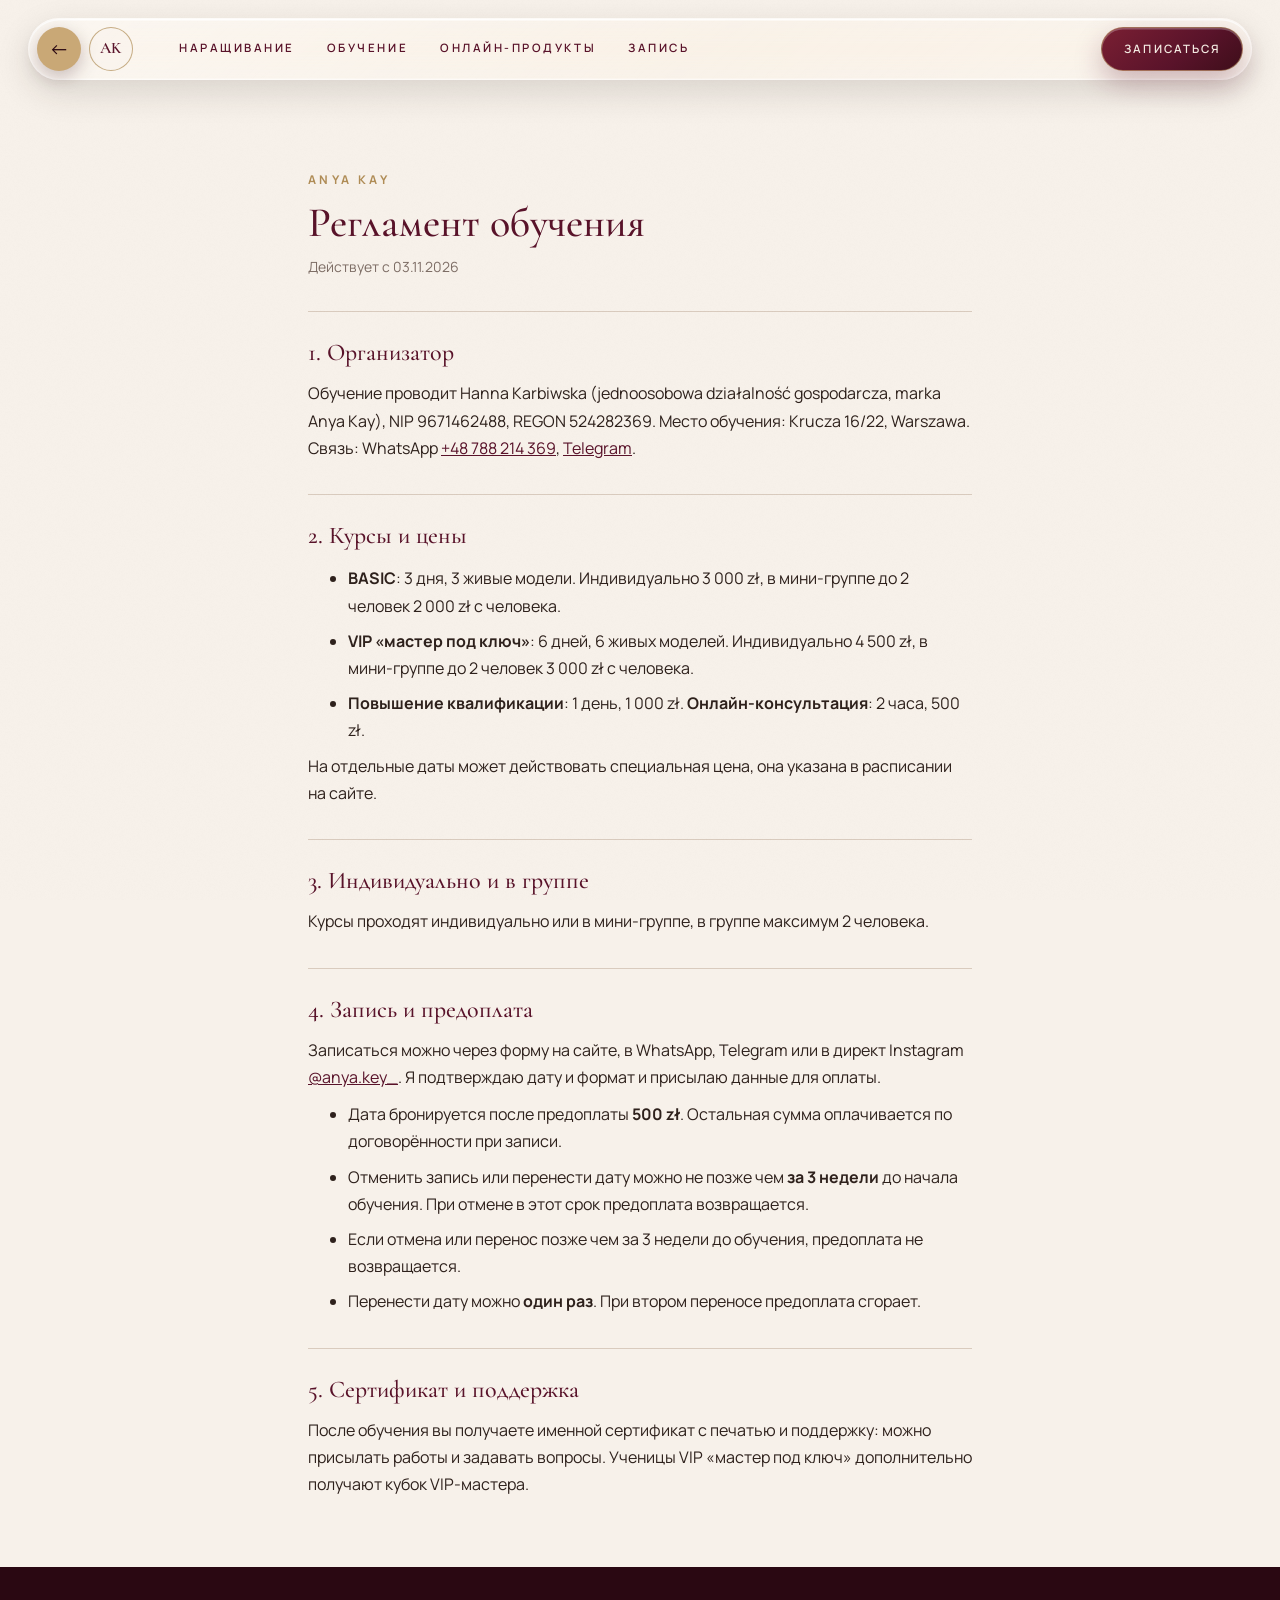
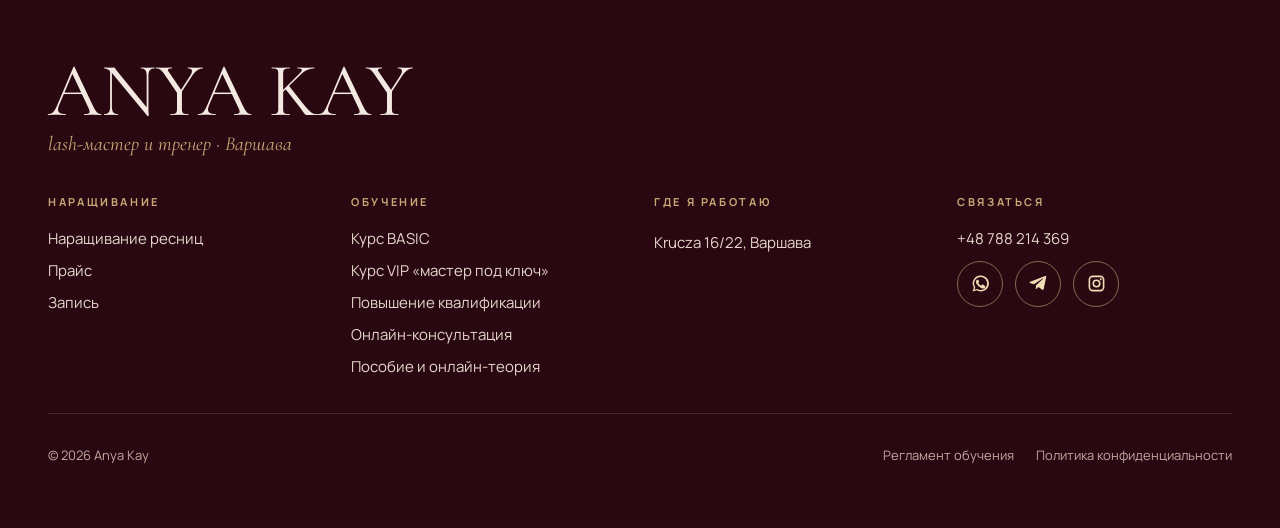
<file: reglament-obucheniya/index.html>
<!DOCTYPE html>
<html lang="ru">
<head>
<meta charset="UTF-8">
<meta name="viewport" content="width=device-width, initial-scale=1.0, viewport-fit=cover">
<title>Регламент обучения · Anya Kay</title>
<meta name="description" content="Регламент обучения наращиванию ресниц у Anya Kay: курсы и цены, индивидуальный и групповой формат, запись и предоплата.">
<link rel="canonical" href="https://anyakay.pl/reglament-obucheniya/">
<meta name="theme-color" content="#2A0812">
<meta property="og:type" content="website">
<meta property="og:site_name" content="Anya Kay">
<meta property="og:locale" content="ru_RU">
<meta property="og:title" content="Регламент обучения · Anya Kay">
<meta property="og:description" content="Регламент обучения наращиванию ресниц у Anya Kay: курсы и цены, индивидуальный и групповой формат, запись и предоплата.">
<meta property="og:url" content="https://anyakay.pl/reglament-obucheniya/">
<meta property="og:image" content="https://anyakay.pl/img/og.jpg">
<meta property="og:image:width" content="1200">
<meta property="og:image:height" content="630">
<meta name="twitter:card" content="summary_large_image">
<link rel="icon" href="/img/favicon.png" type="image/png">
<link rel="apple-touch-icon" href="/img/apple-touch-icon.png">
<link rel="preconnect" href="https://fonts.googleapis.com">
<link rel="preconnect" href="https://fonts.gstatic.com" crossorigin>
<link href="https://fonts.googleapis.com/css2?family=Cormorant+Garamond:ital,wght@0,400;0,500;0,600;1,400;1,500&family=Manrope:wght@400;500;600;700&display=swap" rel="stylesheet">
<link rel="stylesheet" href="/style.css?v=54">

<script type="application/ld+json">{"@context": "https://schema.org", "@graph": [{"@type": "BeautySalon", "@id": "https://anyakay.pl/#business", "name": "Anya Kay", "url": "https://anyakay.pl/", "image": "https://anyakay.pl/img/hero.jpg", "logo": "https://anyakay.pl/img/avatar.jpg", "telephone": "+48788214369", "address": {"@type": "PostalAddress", "streetAddress": "Krucza 16/22", "addressLocality": "Warszawa", "addressCountry": "PL"}, "priceRange": "200–4500 zł", "description": "Наращивание ресниц и обучение lash-мастеров в Варшаве.", "sameAs": ["https://www.instagram.com/anya.key_/", "https://t.me/AnyaKayClientBot"], "areaServed": "Warszawa", "founder": {"@type": "Person", "name": "Anya Kay", "jobTitle": "Lash-мастер и преподаватель"}}]}</script>
</head>
<body>
<header class="hdr g">
  <div class="hl"><a href="/" class="bk" data-hback aria-label="Назад">←</a><a href="/" class="mono" aria-label="Anya Kay, на главную">AK</a></div>
  <nav class="nav" aria-label="Меню"><a href="/naraschivanie/">Наращивание</a><a href="/obuchenie/">Обучение</a><a href="/materialy/">Онлайн-продукты</a><a href="/zapis/">Запись</a></nav>
  <a href="/zapis/" class="btn wine">Записаться</a>
  <button class="menu-b" data-menu aria-label="Открыть меню">МЕНЮ <i></i></button>
</header>
<div class="mnu" id="mnu" role="dialog" aria-label="Меню">
  <div class="top"><a href="/" class="mono">AK</a><button class="x" data-menu-x aria-label="Закрыть меню">×</button></div>
  <nav><a href="/">Главная<small>01</small></a><a href="/naraschivanie/">Наращивание ресниц<small>02</small></a><a href="/obuchenie/">Обучение<small>03</small></a><a href="/basic-lash-course/">Курс BASIC<small>04</small></a><a href="/vip-lash-course/">Курс VIP<small>05</small></a><a href="/povyshenie-kvalifikacii/">Повышение квалификации<small>06</small></a><a href="/materialy/">Онлайн-продукты<small>07</small></a><a href="/zapis/">Запись<small>08</small></a></nav>
  <div class="foot"><a href="/zapis/" class="btn glass full">Записаться</a><p>Krucza 16/22 · Варшава</p></div>
</div>
<main>

<section class="legal"><div class="eyebrow">Anya Kay</div>
  <h1>Регламент обучения</h1>
  <p class="upd">Действует с 03.11.2026</p>
  <h2>1. Организатор</h2>
  <p>Обучение проводит Hanna Karbiwska (jednoosobowa działalność gospodarcza, marka Anya Kay), NIP 9671462488, REGON 524282369. Место обучения: Krucza 16/22, Warszawa. Связь: WhatsApp <a href="https://wa.me/48788214369">+48 788 214 369</a>, <a href="https://t.me/AnyaKayClientBot">Telegram</a>.</p>
  <h2>2. Курсы и цены</h2>
  <ul>
    <li><b>BASIC</b>: 3 дня, 3 живые модели. Индивидуально 3 000 zł, в мини-группе до 2 человек 2 000 zł с человека.</li>
    <li><b>VIP «мастер под ключ»</b>: 6 дней, 6 живых моделей. Индивидуально 4 500 zł, в мини-группе до 2 человек 3 000 zł с человека.</li>
    <li><b>Повышение квалификации</b>: 1 день, 1 000 zł. <b>Онлайн-консультация</b>: 2 часа, 500 zł.</li>
  </ul>
  <p>На отдельные даты может действовать специальная цена, она указана в расписании на сайте.</p>
  <h2>3. Индивидуально и в группе</h2>
  <p>Курсы проходят индивидуально или в мини-группе, в группе максимум 2 человека.</p>
  <h2>4. Запись и предоплата</h2>
  <p>Записаться можно через форму на сайте, в WhatsApp, Telegram или в директ Instagram <a href="https://www.instagram.com/anya.key_/">@anya.key_</a>. Я подтверждаю дату и формат и присылаю данные для оплаты.</p>
  <ul>
    <li>Дата бронируется после предоплаты <b>500 zł</b>. Остальная сумма оплачивается по договорённости при записи.</li>
    <li>Отменить запись или перенести дату можно не позже чем <b>за 3 недели</b> до начала обучения. При отмене в этот срок предоплата возвращается.</li>
    <li>Если отмена или перенос позже чем за 3 недели до обучения, предоплата не возвращается.</li>
    <li>Перенести дату можно <b>один раз</b>. При втором переносе предоплата сгорает.</li>
  </ul>
  <h2>5. Сертификат и поддержка</h2>
  <p>После обучения вы получаете именной сертификат с печатью и поддержку: можно присылать работы и задавать вопросы. Ученицы VIP «мастер под ключ» дополнительно получают кубок VIP-мастера.</p>
</section>
</main>
<footer class="ftr"><div class="wrap">
  <div class="top"><div class="brand">ANYA KAY<small>lash-мастер и тренер · Варшава</small></div></div>
  <div class="cols">
    <div><h4>Наращивание</h4><a href="/naraschivanie/">Наращивание ресниц</a><a href="/naraschivanie/#prajs">Прайс</a><a href="/zapis/?w=lashes">Запись</a></div>
    <div><h4>Обучение</h4><a href="/basic-lash-course/">Курс BASIC</a><a href="/vip-lash-course/">Курс VIP «мастер под ключ»</a><a href="/povyshenie-kvalifikacii/">Повышение квалификации</a><a href="/konsultaciya/">Онлайн-консультация</a><a href="/materialy/">Пособие и онлайн-теория</a></div>
    <div><h4>Где я работаю</h4><p><a href="https://www.google.com/maps/search/?api=1&query=Krucza+16%2F22+Warszawa" target="_blank" rel="noopener">Krucza 16/22, Варшава</a></p></div>
    <div><h4>Связаться</h4><a href="https://wa.me/48788214369" target="_blank" rel="noopener">+48 788 214 369</a>
      <div class="soc"><a href="https://wa.me/48788214369" target="_blank" rel="noopener" aria-label="WhatsApp"><svg viewBox="0 0 24 24" aria-hidden="true"><path d="M12 2a9.8 9.8 0 0 0-8.4 14.9L2 22l5.2-1.6A10 10 0 1 0 12 2Zm0 18.2a8.1 8.1 0 0 1-4.1-1.1l-.3-.2-3.1 1 1-3-.2-.3a8.2 8.2 0 1 1 6.7 3.6Zm4.5-6.1c-.2-.1-1.5-.7-1.8-.8-.2-.1-.4-.1-.6.1l-.8 1c-.1.2-.3.2-.6.1a6.7 6.7 0 0 1-2-1.2 7.6 7.6 0 0 1-1.4-1.7c-.1-.3 0-.4.1-.5l.4-.5.3-.5c.1-.2 0-.4 0-.5l-.8-1.9c-.2-.5-.5-.5-.7-.5H8c-.2 0-.5.1-.7.3-.3.3-1 1-1 2.5s1 2.9 1.2 3.1c.1.2 2.1 3.2 5.2 4.5.7.3 1.3.5 1.7.6.7.2 1.4.2 1.9.1.6-.1 1.5-.6 1.7-1.2.2-.6.2-1.1.2-1.2-.1-.1-.2-.2-.5-.3Z"/></svg></a><a href="https://t.me/AnyaKayClientBot" target="_blank" rel="noopener" aria-label="Telegram"><svg viewBox="0 0 24 24" aria-hidden="true"><path d="M21.8 3.4 18.6 19c-.2 1.1-.9 1.4-1.8.9l-4.9-3.6-2.4 2.3c-.3.3-.5.5-1 .5l.4-5 9-8.1c.4-.4-.1-.6-.6-.2L6.2 12.8 1.4 11.3c-1-.3-1-1 .2-1.5L20.3 2.6c.9-.3 1.7.2 1.5.8Z"/></svg></a><a href="https://www.instagram.com/anya.key_/" target="_blank" rel="noopener" aria-label="Instagram"><svg viewBox="0 0 24 24" aria-hidden="true"><path d="M7.3 2h9.4A5.3 5.3 0 0 1 22 7.3v9.4a5.3 5.3 0 0 1-5.3 5.3H7.3A5.3 5.3 0 0 1 2 16.7V7.3A5.3 5.3 0 0 1 7.3 2Zm-.2 2A3.1 3.1 0 0 0 4 7.1v9.8A3.1 3.1 0 0 0 7.1 20h9.8a3.1 3.1 0 0 0 3.1-3.1V7.1A3.1 3.1 0 0 0 16.9 4H7.1Zm10.3 1.5a1.2 1.2 0 1 1 0 2.4 1.2 1.2 0 0 1 0-2.4ZM12 6.9a5.1 5.1 0 1 1 0 10.2 5.1 5.1 0 0 1 0-10.2Zm0 2a3.1 3.1 0 1 0 0 6.2 3.1 3.1 0 0 0 0-6.2Z"/></svg></a></div></div>
  </div>
  <div class="fb"><span>© 2026 Anya Kay</span><span class="lg"><a href="/reglament-obucheniya/">Регламент обучения</a><a href="/politika-konfidencialnosti/">Политика конфиденциальности</a></span></div>
</div></footer>
<div class="mbar g" id="mbar"><a href="/zapis/" class="btn wine">Записаться</a><button class="ic" data-faq aria-label="Есть вопрос?">?</button><a class="ic wa2" href="https://wa.me/48788214369" target="_blank" rel="noopener" aria-label="WhatsApp"><svg viewBox="0 0 24 24" aria-hidden="true"><path d="M12 2a9.8 9.8 0 0 0-8.4 14.9L2 22l5.2-1.6A10 10 0 1 0 12 2Zm0 18.2a8.1 8.1 0 0 1-4.1-1.1l-.3-.2-3.1 1 1-3-.2-.3a8.2 8.2 0 1 1 6.7 3.6Zm4.5-6.1c-.2-.1-1.5-.7-1.8-.8-.2-.1-.4-.1-.6.1l-.8 1c-.1.2-.3.2-.6.1a6.7 6.7 0 0 1-2-1.2 7.6 7.6 0 0 1-1.4-1.7c-.1-.3 0-.4.1-.5l.4-.5.3-.5c.1-.2 0-.4 0-.5l-.8-1.9c-.2-.5-.5-.5-.7-.5H8c-.2 0-.5.1-.7.3-.3.3-1 1-1 2.5s1 2.9 1.2 3.1c.1.2 2.1 3.2 5.2 4.5.7.3 1.3.5 1.7.6.7.2 1.4.2 1.9.1.6-.1 1.5-.6 1.7-1.2.2-.6.2-1.1.2-1.2-.1-.1-.2-.2-.5-.3Z"/></svg></a></div>
<button class="fab g" id="fab" data-faq aria-haspopup="dialog"><i>?</i>Есть вопрос?</button>
<div class="chat g" id="chat" role="dialog" aria-label="Вопросы и ответы">
  <div class="ch-h"><div class="mono">AK</div><div><b>Anya Kay</b><span>Частые вопросы и быстрая связь</span></div><button id="chat-x" aria-label="Закрыть">×</button></div>
  <div class="ch-b" id="chat-b"></div>
  <form class="inp" id="chat-f"><input id="chat-i" placeholder="Или напишите свой вопрос…" autocomplete="off" aria-label="Ваш вопрос"><button aria-label="Отправить">↑</button></form>
</div>
<div class="lbx" id="lbx" role="dialog" aria-label="Фото"><button class="x" aria-label="Закрыть">×</button><button class="nv pv" aria-label="Назад">‹</button><div class="m"></div><button class="nv nx" aria-label="Дальше">›</button><div class="c"></div></div>
<script src="/app.js?v=54" defer></script>
</body>
</html>
</file>
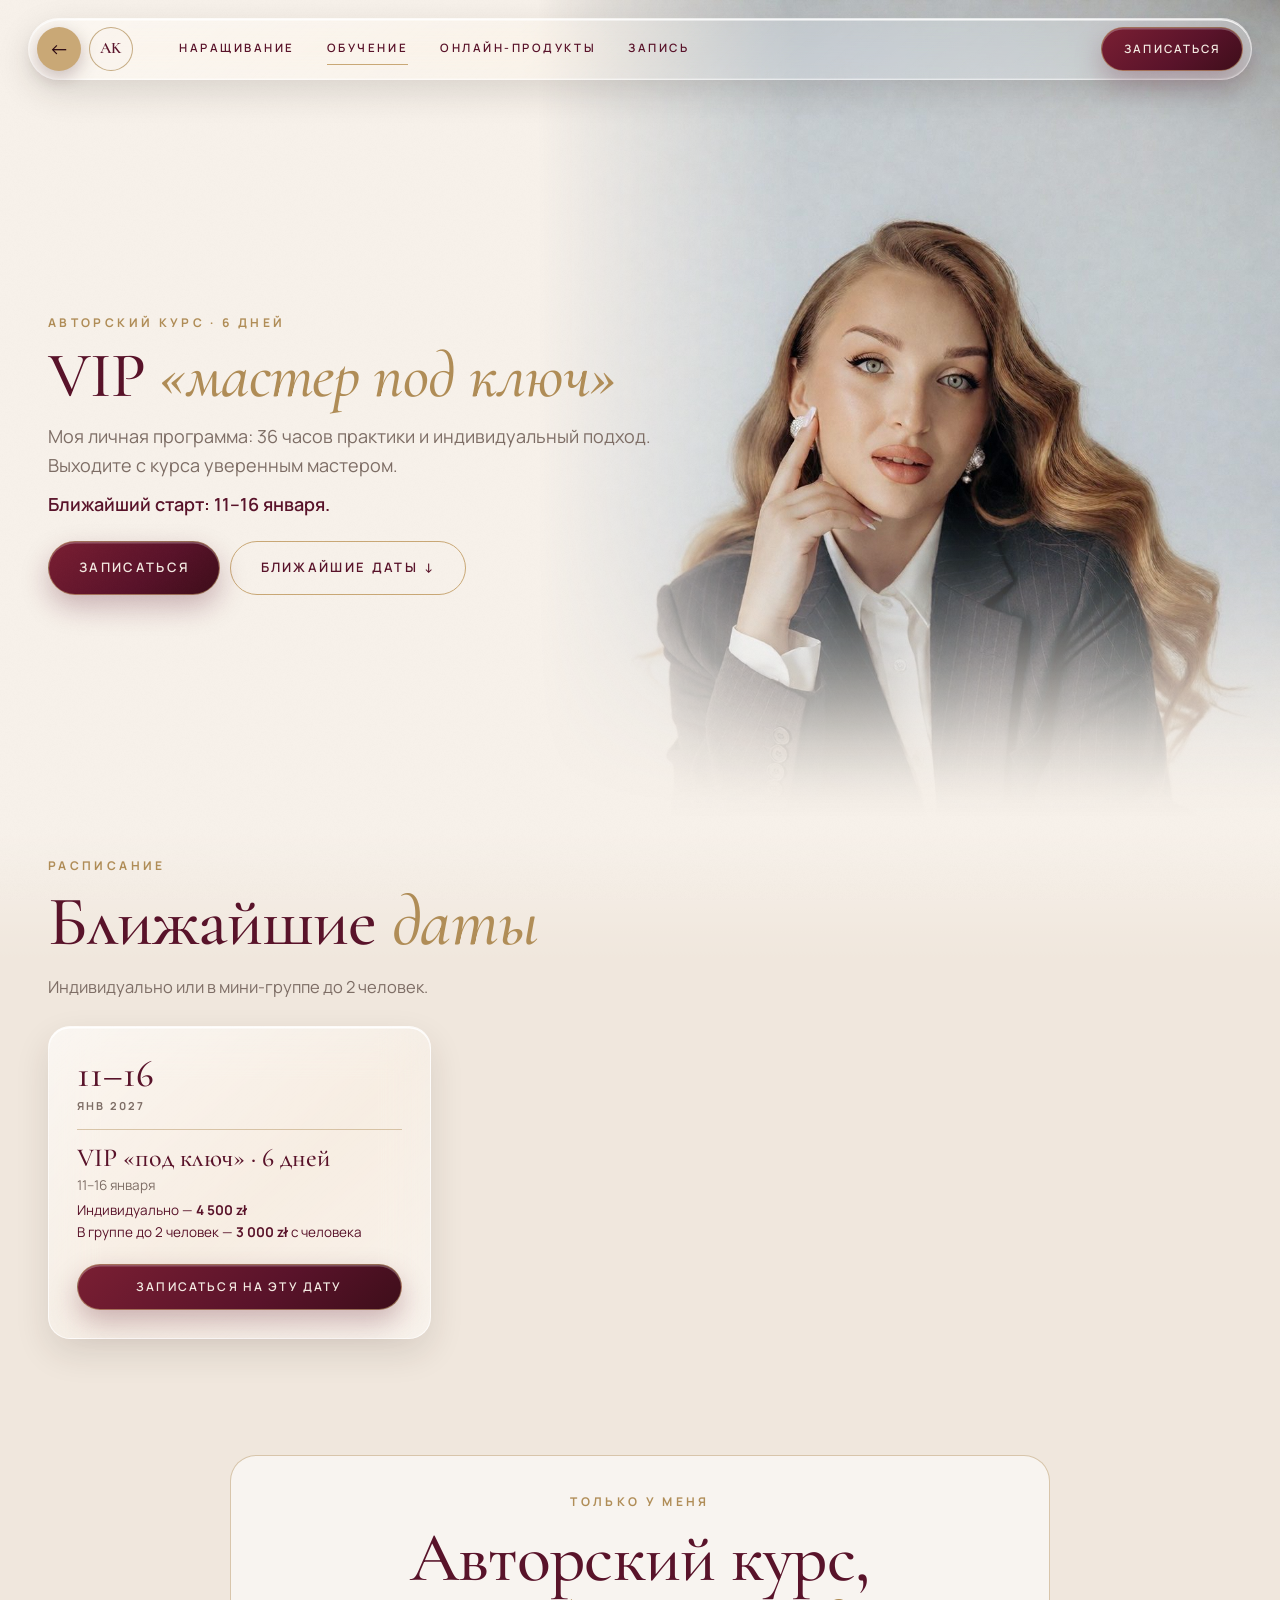
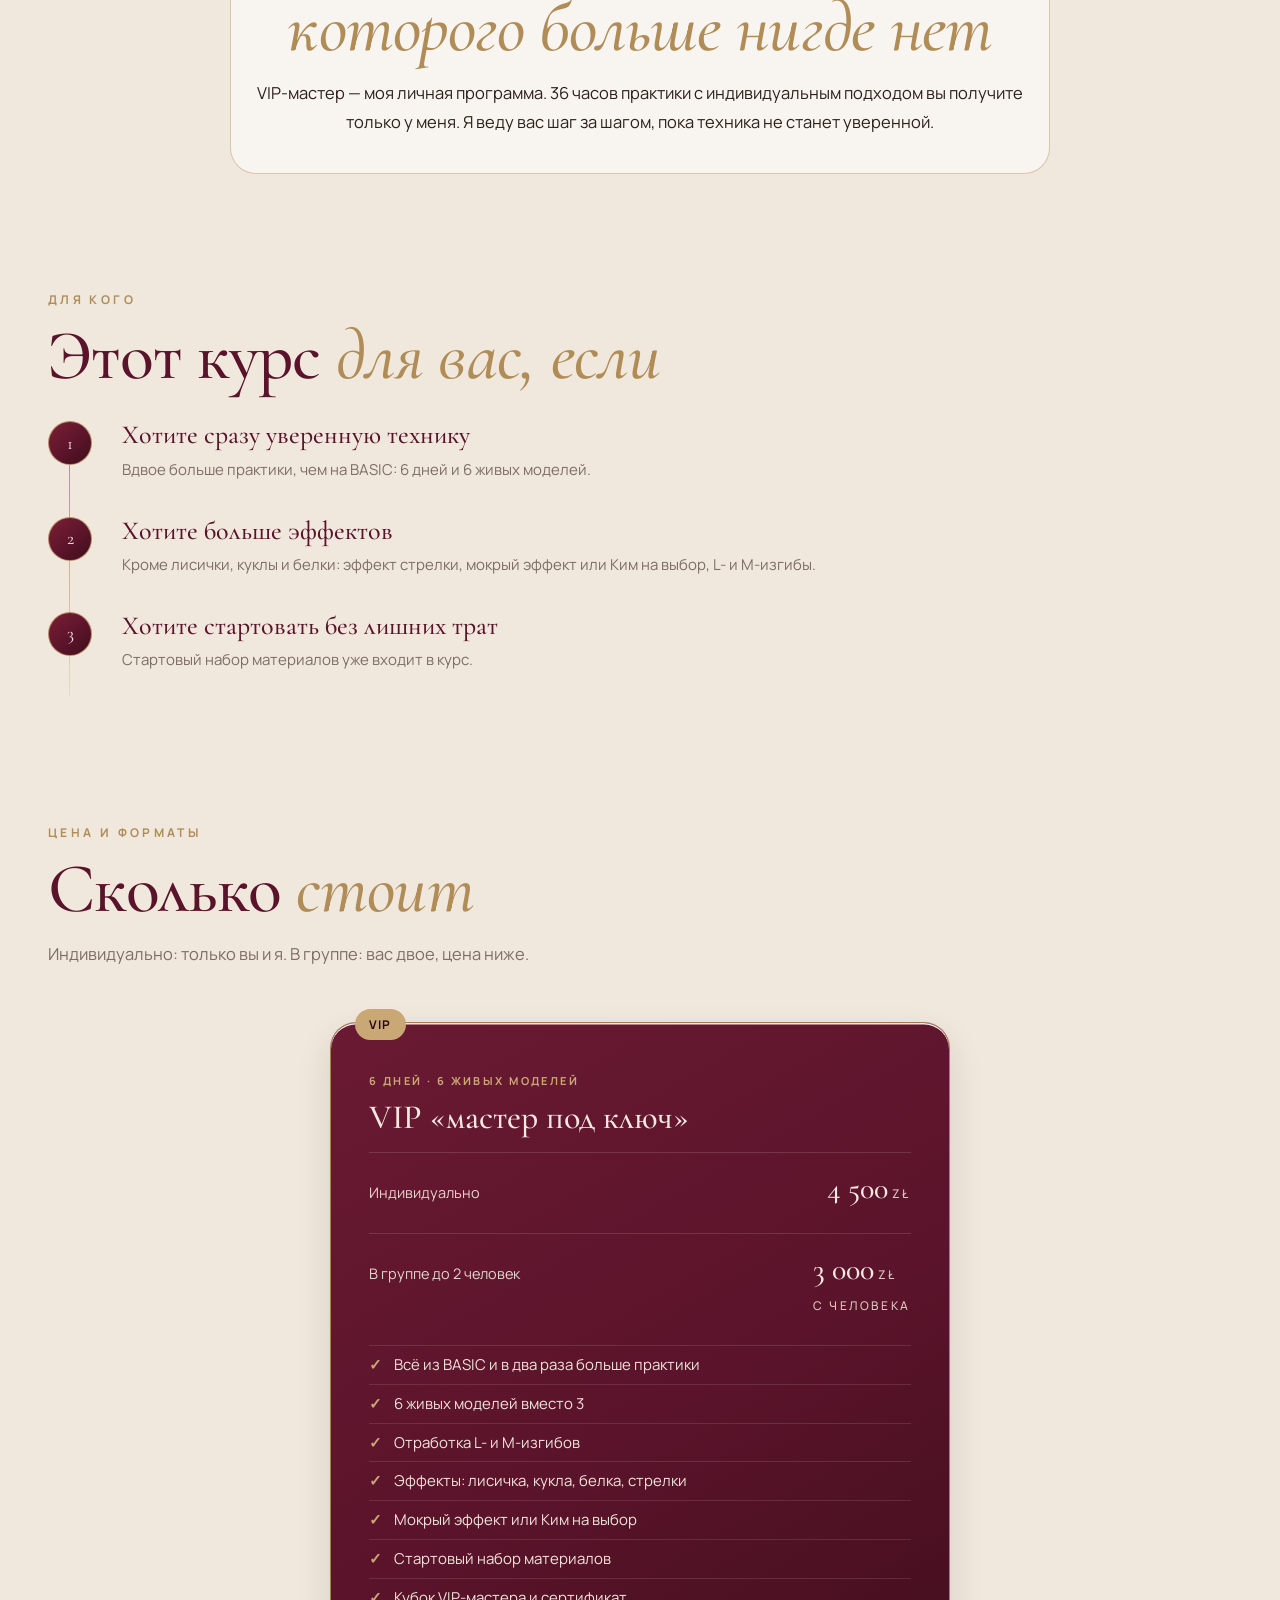
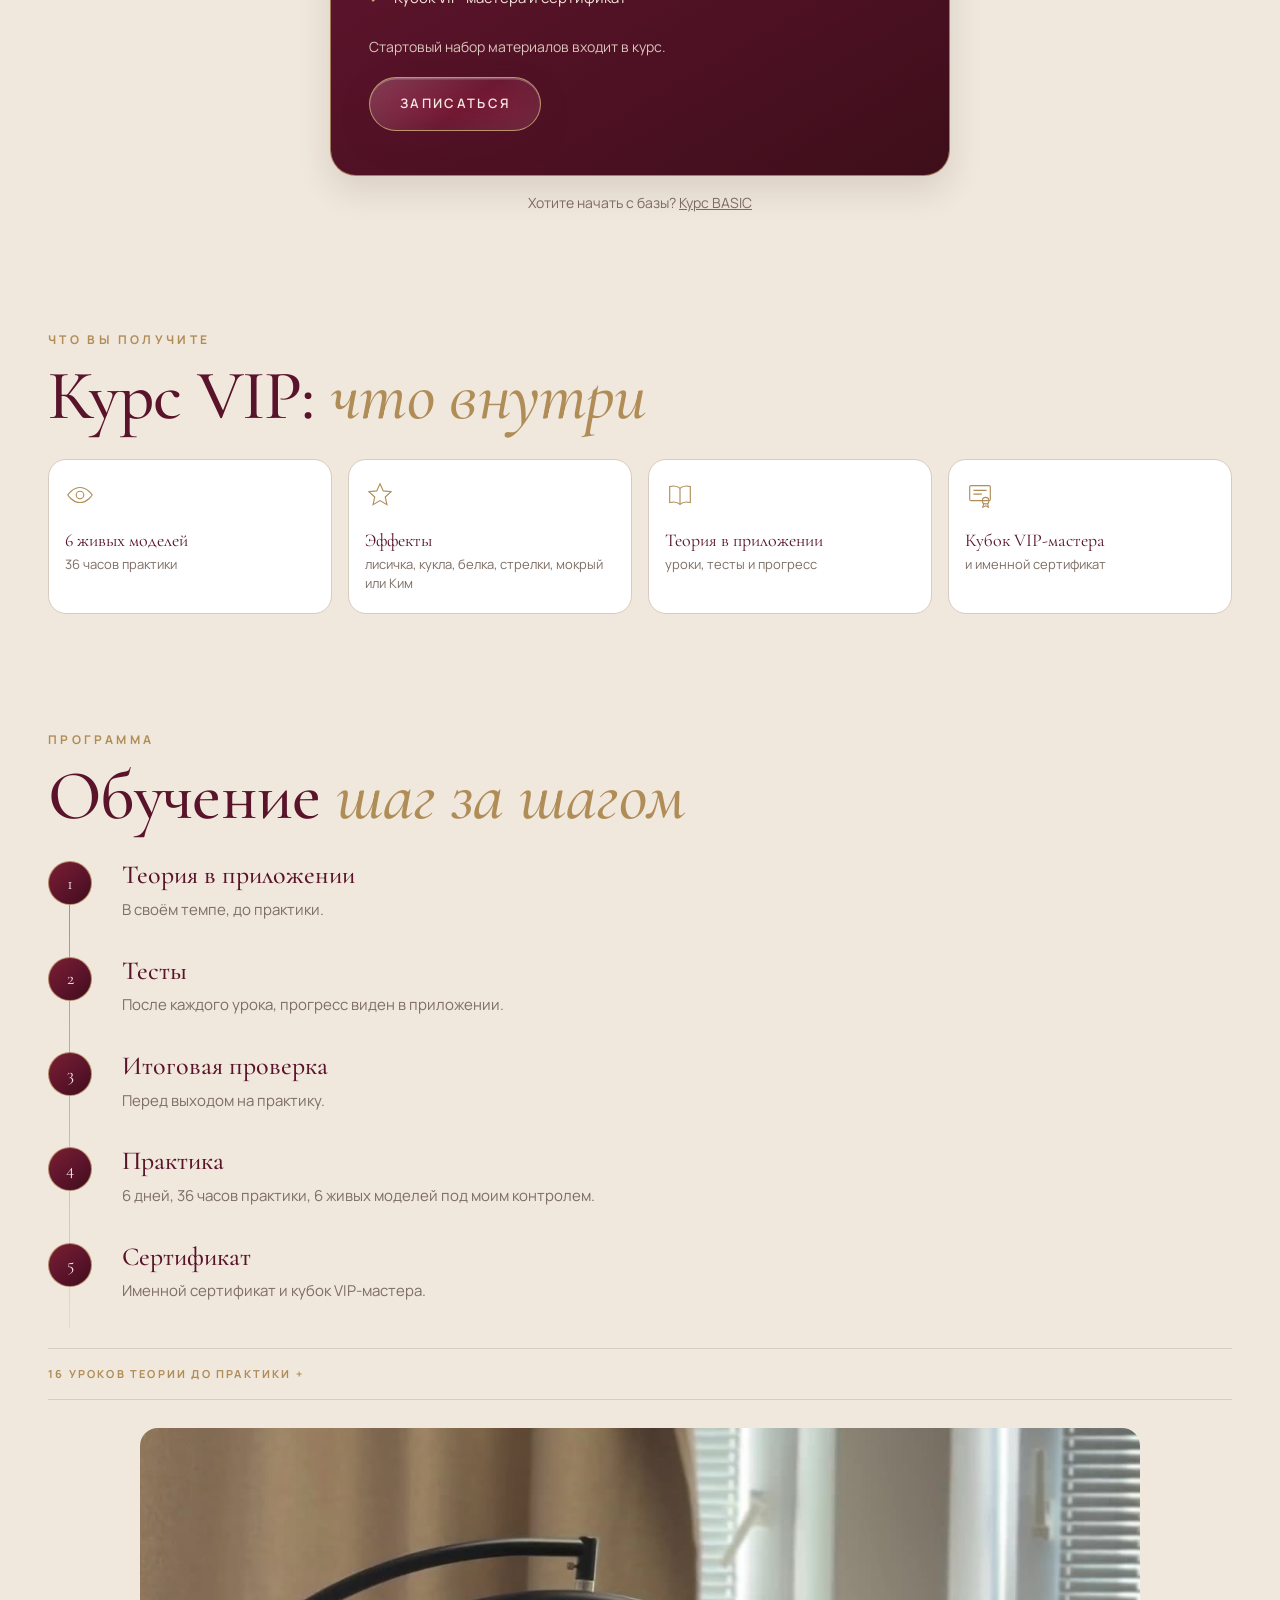
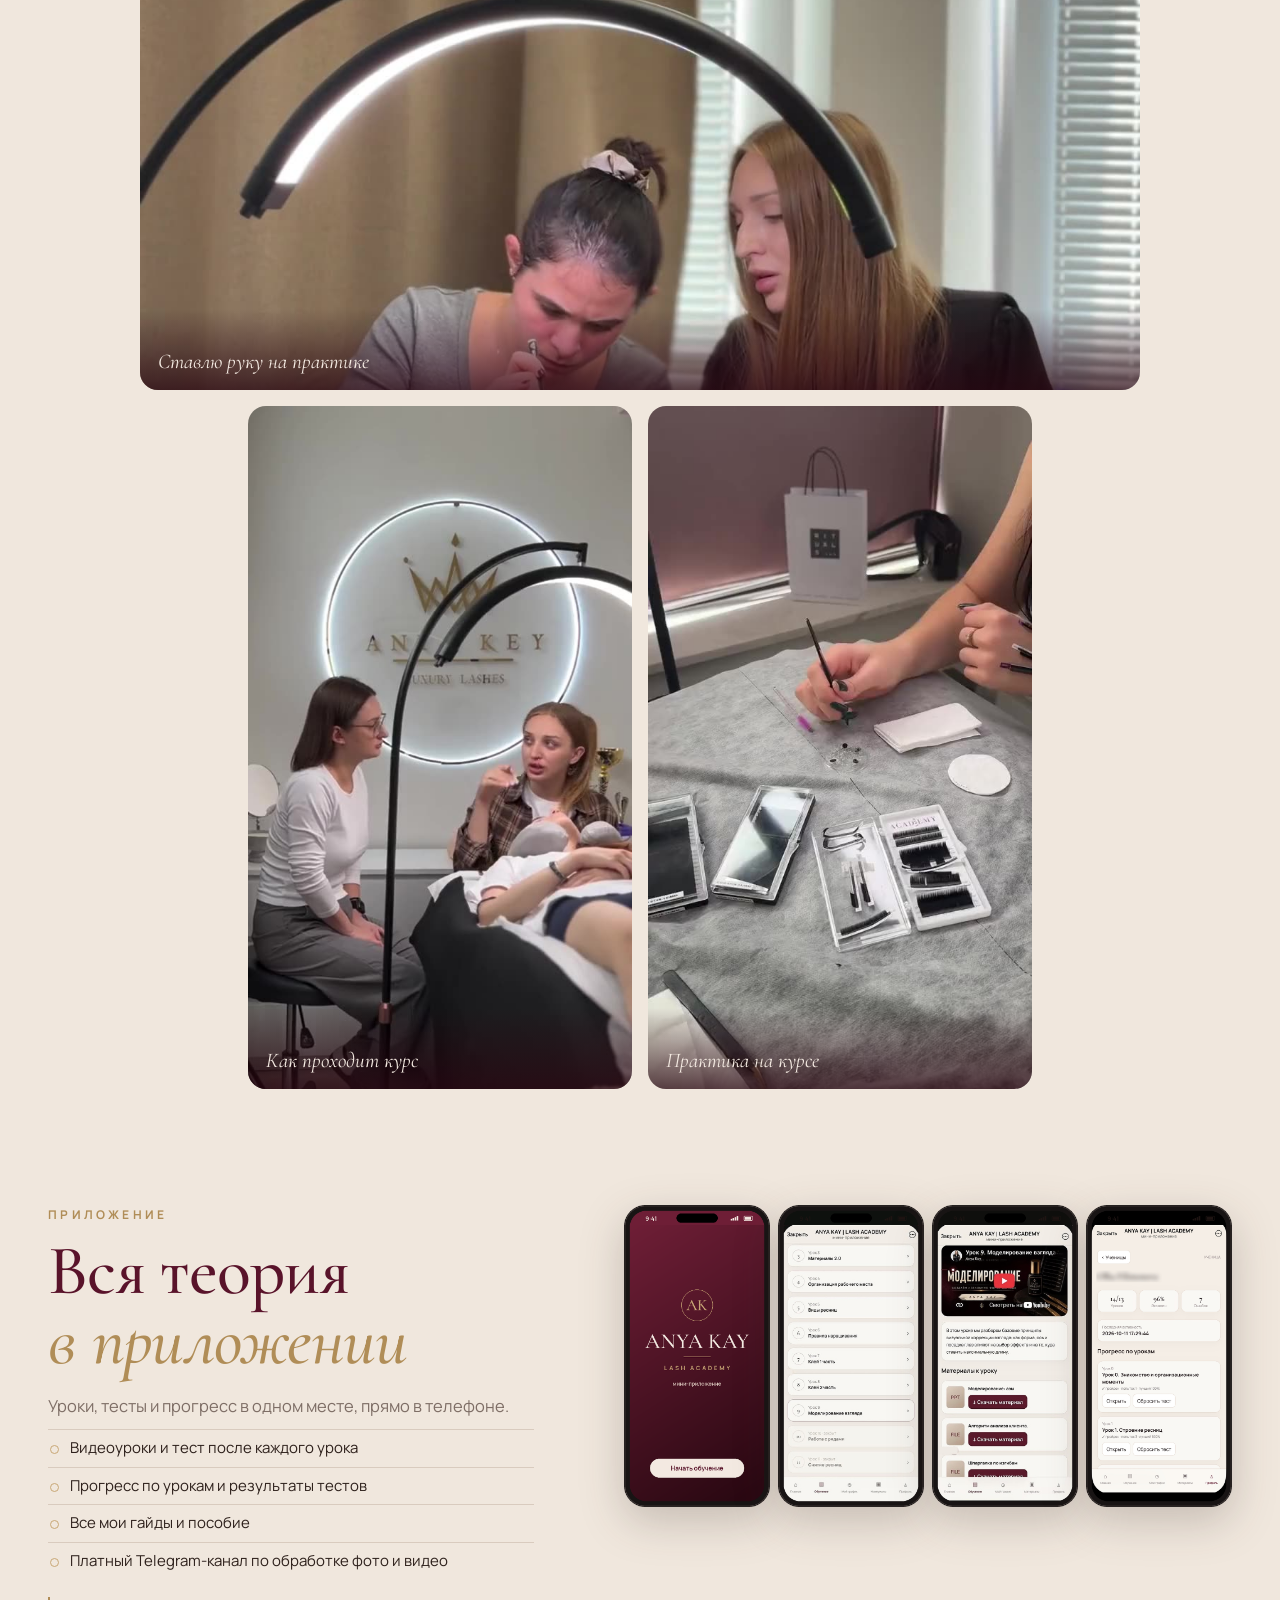
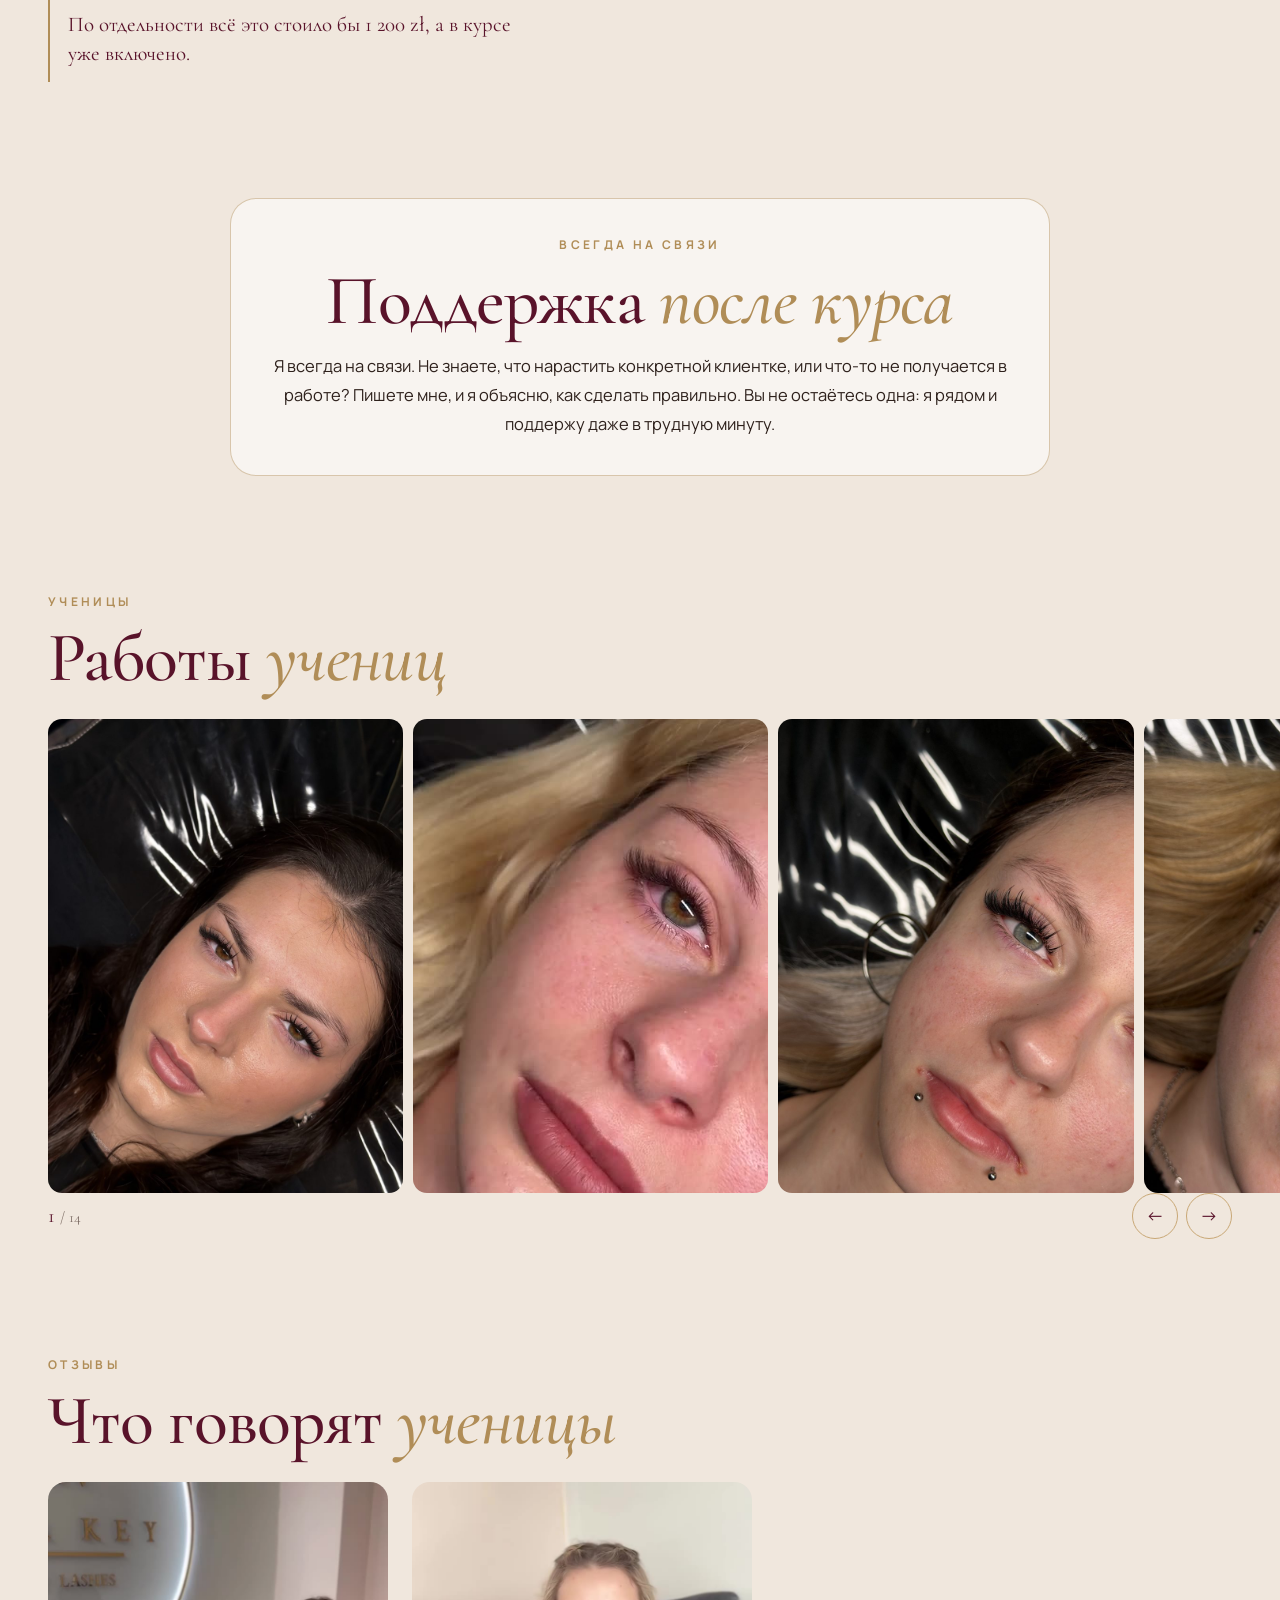
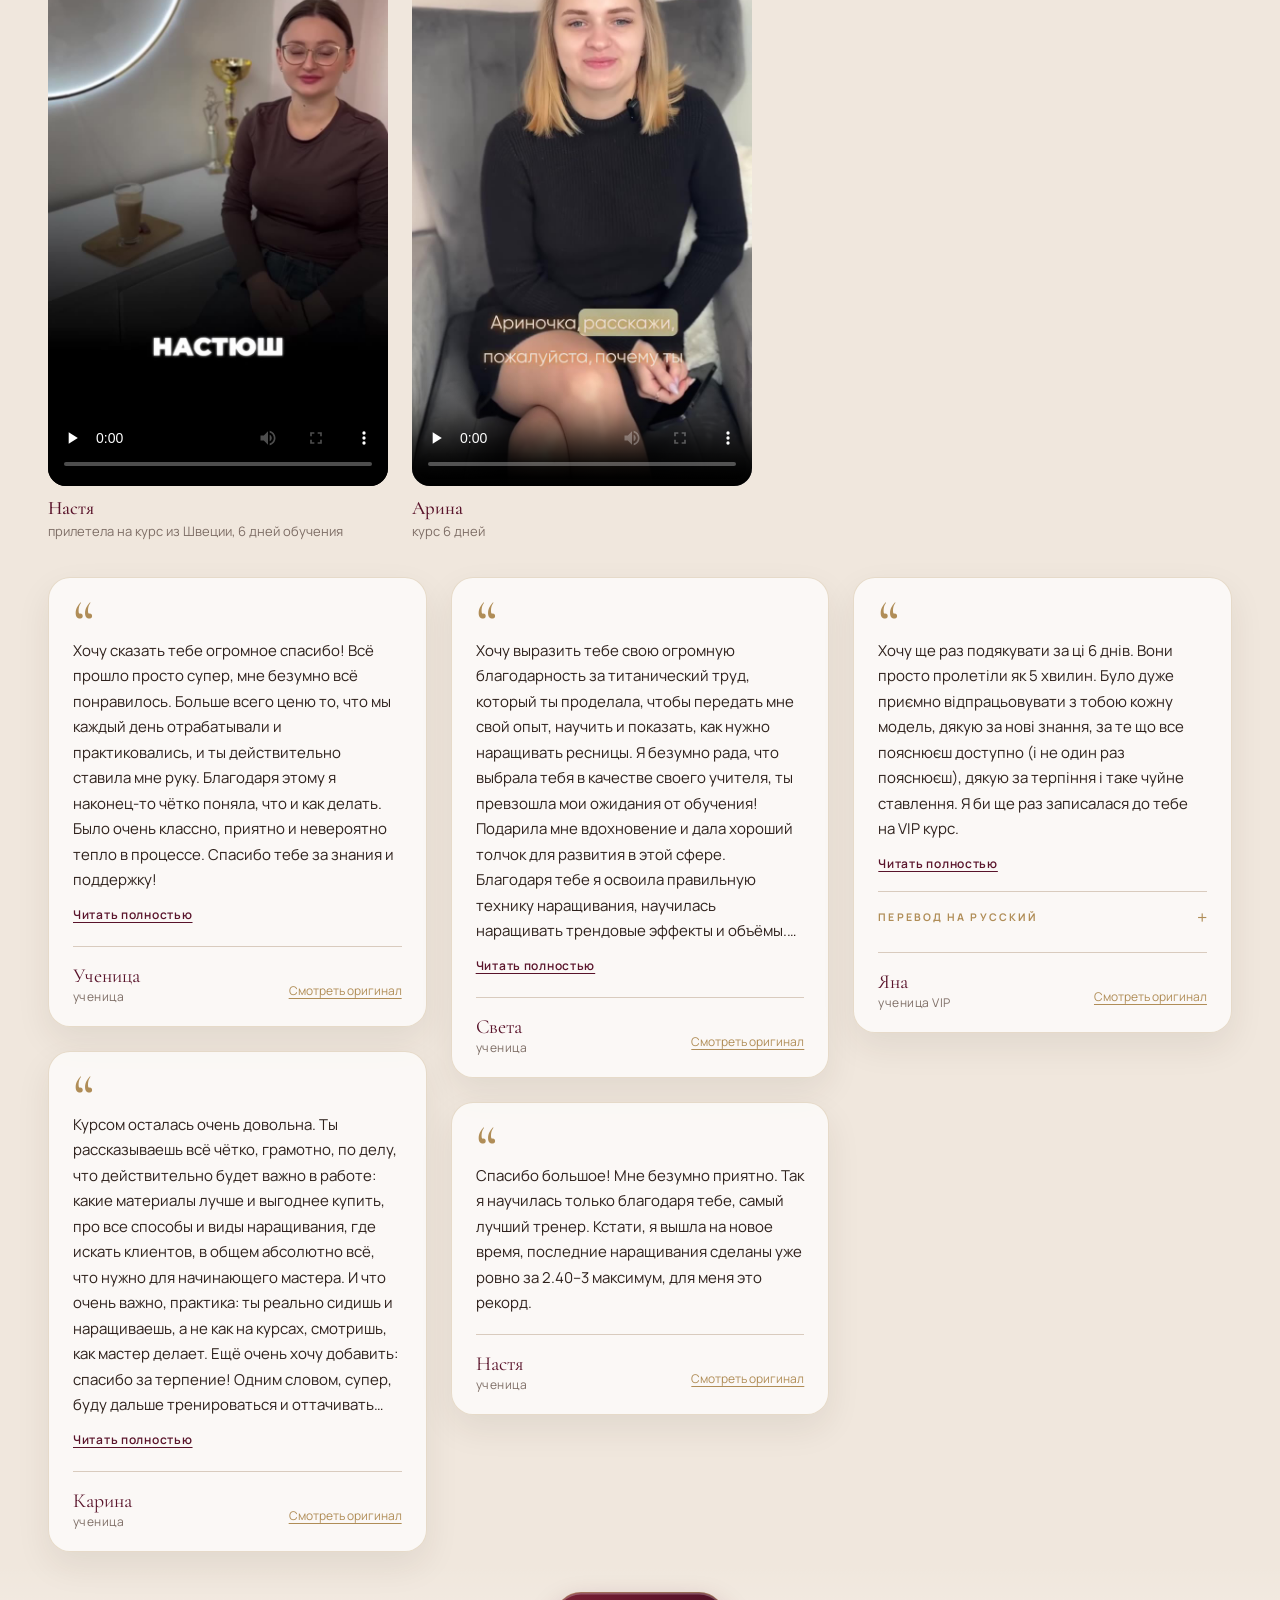
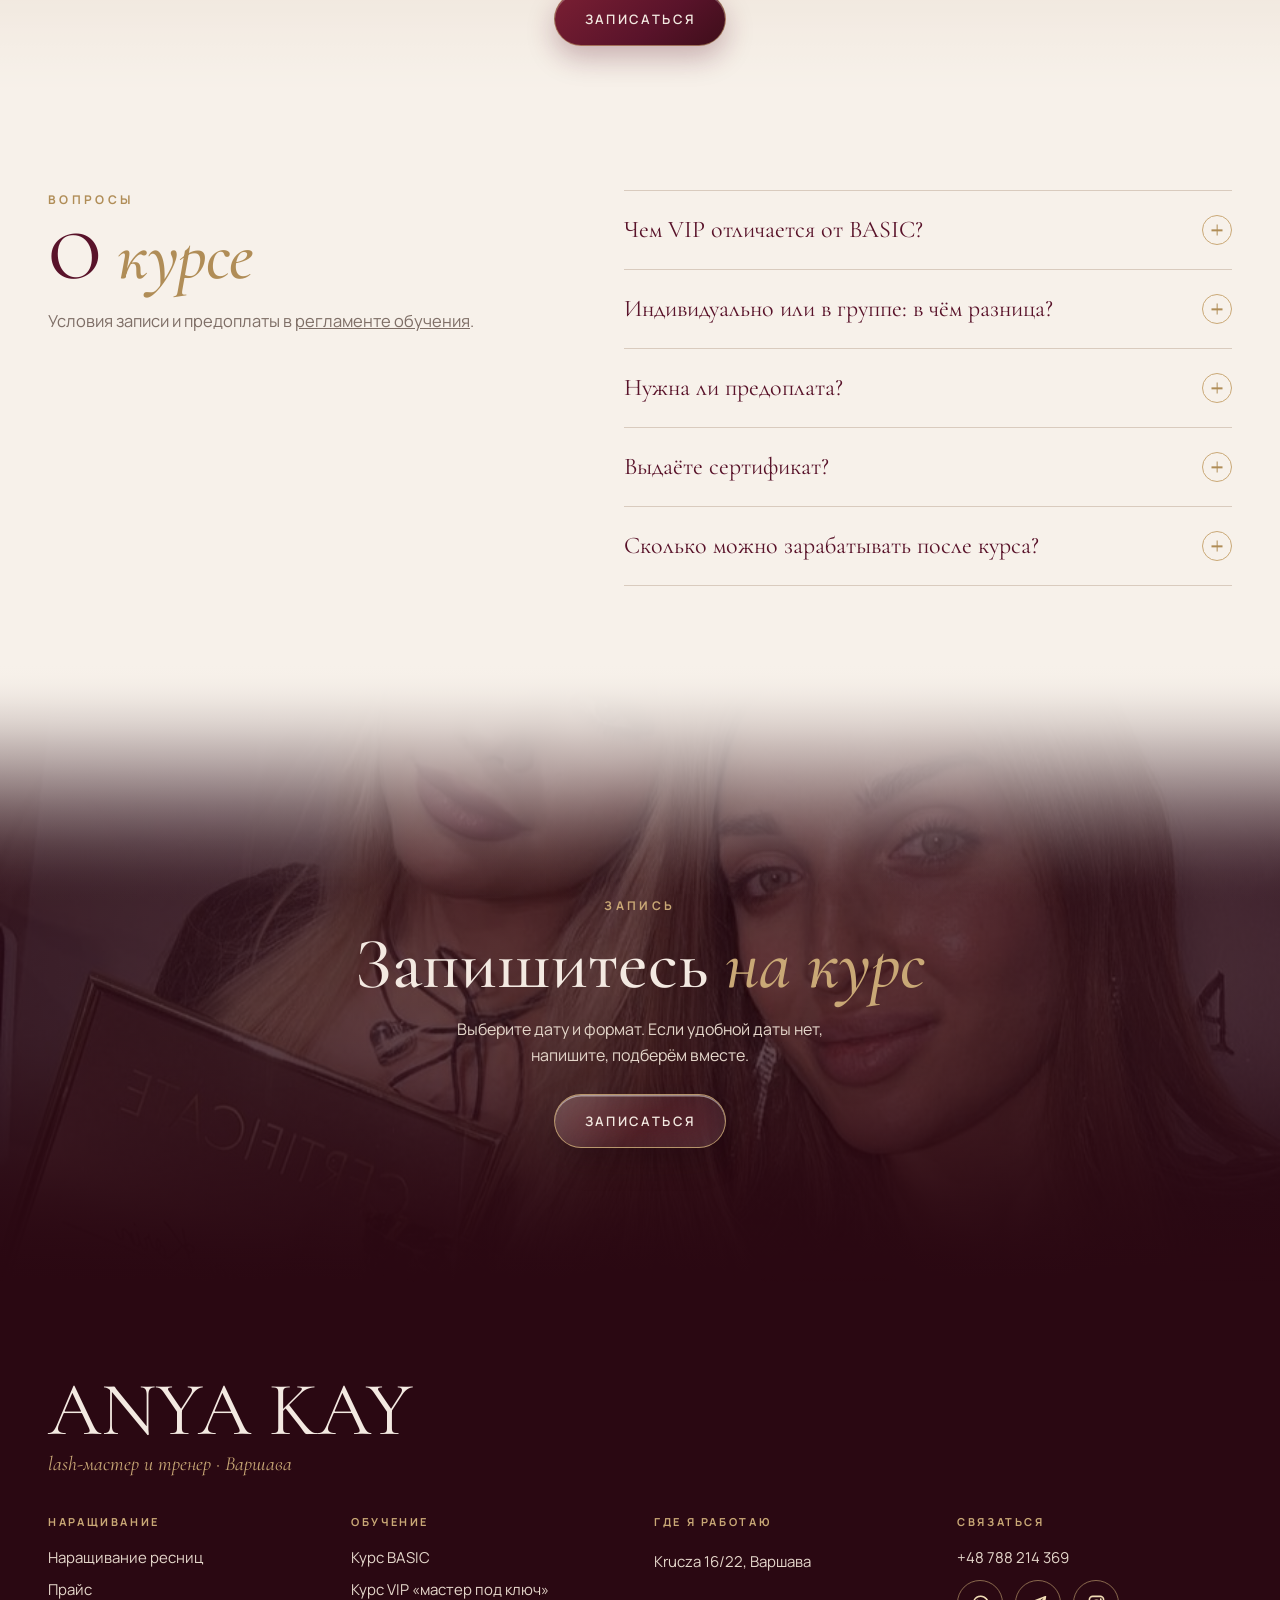
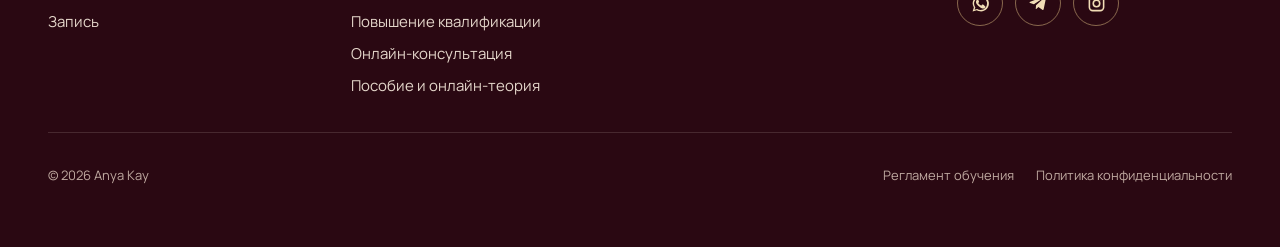
<file: vip-lash-course/index.html>
<!DOCTYPE html>
<html lang="ru">
<head>
<meta charset="UTF-8">
<meta name="viewport" content="width=device-width, initial-scale=1.0, viewport-fit=cover">
<title>Курс VIP «мастер под ключ» · наращивание ресниц с нуля в Варшаве · Anya Kay</title>
<meta name="description" content="Авторский курс наращивания ресниц VIP «мастер под ключ» в Варшаве: 6 дней, 36 часов практики, 6 живых моделей, L/M-изгибы, стартовый набор. 4500 zł индивидуально, 3000 zł в мини-группе.">
<link rel="canonical" href="https://anyakay.pl/vip-lash-course/">
<meta name="theme-color" content="#2A0812">
<meta property="og:type" content="website">
<meta property="og:site_name" content="Anya Kay">
<meta property="og:locale" content="ru_RU">
<meta property="og:title" content="Курс VIP «мастер под ключ» · наращивание ресниц с нуля в Варшаве · Anya Kay">
<meta property="og:description" content="Авторский курс наращивания ресниц VIP «мастер под ключ» в Варшаве: 6 дней, 36 часов практики, 6 живых моделей, L/M-изгибы, стартовый набор. 4500 zł индивидуально, 3000 zł в мини-группе.">
<meta property="og:url" content="https://anyakay.pl/vip-lash-course/">
<meta property="og:image" content="https://anyakay.pl/img/og.jpg">
<meta property="og:image:width" content="1200">
<meta property="og:image:height" content="630">
<meta name="twitter:card" content="summary_large_image">
<link rel="icon" href="/img/favicon.png" type="image/png">
<link rel="apple-touch-icon" href="/img/apple-touch-icon.png">
<link rel="preconnect" href="https://fonts.googleapis.com">
<link rel="preconnect" href="https://fonts.gstatic.com" crossorigin>
<link href="https://fonts.googleapis.com/css2?family=Cormorant+Garamond:ital,wght@0,400;0,500;0,600;1,400;1,500&family=Manrope:wght@400;500;600;700&display=swap" rel="stylesheet">
<link rel="stylesheet" href="/style.css?v=54">

<script type="application/ld+json">{"@context": "https://schema.org", "@graph": [{"@type": "BeautySalon", "@id": "https://anyakay.pl/#business", "name": "Anya Kay", "url": "https://anyakay.pl/", "image": "https://anyakay.pl/img/hero.jpg", "logo": "https://anyakay.pl/img/avatar.jpg", "telephone": "+48788214369", "address": {"@type": "PostalAddress", "streetAddress": "Krucza 16/22", "addressLocality": "Warszawa", "addressCountry": "PL"}, "priceRange": "200–4500 zł", "description": "Наращивание ресниц и обучение lash-мастеров в Варшаве.", "sameAs": ["https://www.instagram.com/anya.key_/", "https://t.me/AnyaKayClientBot"], "areaServed": "Warszawa", "founder": {"@type": "Person", "name": "Anya Kay", "jobTitle": "Lash-мастер и преподаватель"}}, {"@type": "FAQPage", "mainEntity": [{"@type": "Question", "name": "Чем VIP отличается от BASIC?", "acceptedAnswer": {"@type": "Answer", "text": "VIP включает всё из BASIC и в два раза больше практики: 6 дней и 6 моделей вместо 3, отработку L- и M-изгибов, эффекты лисичка, кукла, белка и стрелки, мокрый эффект или Ким на выбор, стартовый набор материалов и кубок VIP-мастера."}}, {"@type": "Question", "name": "Индивидуально или в группе: в чём разница?", "acceptedAnswer": {"@type": "Answer", "text": "Программа одинаковая. Индивидуально вы учитесь одна, и всё внимание только вам. В группе вас двое, а цена ниже: BASIC 2000 zł вместо 3000 zł, VIP 3000 zł вместо 4500 zł с человека."}}, {"@type": "Question", "name": "Нужна ли предоплата?", "acceptedAnswer": {"@type": "Answer", "text": "Да, дата бронируется после предоплаты 500 zł. Отменить или перенести запись можно не позже чем за 3 недели до начала, позже предоплата не возвращается. Перенести дату можно один раз, при втором переносе предоплата сгорает."}}, {"@type": "Question", "name": "Выдаёте сертификат?", "acceptedAnswer": {"@type": "Answer", "text": "Да, после обучения вы получаете именной сертификат с печатью."}}, {"@type": "Question", "name": "Сколько можно зарабатывать после курса?", "acceptedAnswer": {"@type": "Answer", "text": "Зависит от вас, но вот пример: ученица Света за первые 2,5 недели после обучения обслужила 9 клиенток и заработала 800 zł, параллельно работая на заводе. Её модели возвращаются и становятся постоянными клиентками."}}]}, {"@type": "Course", "name": "VIP «мастер под ключ»", "description": "Авторский курс наращивания ресниц с нуля: 6 дней, 36 часов практики, 6 моделей, L/M-изгибы, эффекты лисичка, кукла, белка, стрелки, мокрый или Ким, стартовый набор.", "inLanguage": "ru", "provider": {"@id": "https://anyakay.pl/#business"}, "url": "https://anyakay.pl/vip-lash-course/", "offers": {"@type": "Offer", "price": "4500", "priceCurrency": "PLN", "category": "Paid", "url": "https://anyakay.pl/vip-lash-course/"}, "hasCourseInstance": {"@type": "CourseInstance", "courseMode": "onsite", "location": "Warszawa, Krucza 16/22"}}]}</script>
</head>
<body>
<header class="hdr g">
  <div class="hl"><a href="/" class="bk" data-hback aria-label="Назад">←</a><a href="/" class="mono" aria-label="Anya Kay, на главную">AK</a></div>
  <nav class="nav" aria-label="Меню"><a href="/naraschivanie/">Наращивание</a><a href="/obuchenie/" aria-current=page>Обучение</a><a href="/materialy/">Онлайн-продукты</a><a href="/zapis/">Запись</a></nav>
  <a href="/zapis/" class="btn wine">Записаться</a>
  <button class="menu-b" data-menu aria-label="Открыть меню">МЕНЮ <i></i></button>
</header>
<div class="mnu" id="mnu" role="dialog" aria-label="Меню">
  <div class="top"><a href="/" class="mono">AK</a><button class="x" data-menu-x aria-label="Закрыть меню">×</button></div>
  <nav><a href="/">Главная<small>01</small></a><a href="/naraschivanie/">Наращивание ресниц<small>02</small></a><a href="/obuchenie/">Обучение<small>03</small></a><a href="/basic-lash-course/">Курс BASIC<small>04</small></a><a href="/vip-lash-course/" aria-current=page>Курс VIP<small>05</small></a><a href="/povyshenie-kvalifikacii/">Повышение квалификации<small>06</small></a><a href="/materialy/">Онлайн-продукты<small>07</small></a><a href="/zapis/">Запись<small>08</small></a></nav>
  <div class="foot"><a href="/zapis/" class="btn glass full">Записаться</a><p>Krucza 16/22 · Варшава</p></div>
</div>
<main>

<section class="pcover face"><div class="ph" style="background-image:url('/img/vip-oblozhka.jpg');background-position:50% -84px" role="img" aria-label=""></div><div class="in"><div class="eyebrow l">Авторский курс · 6 дней</div><h1><span class="one">VIP <em>«мастер под ключ»</em></span></h1><p>Моя личная программа: 36 часов практики и индивидуальный подход. Выходите с курса уверенным мастером.<span class="nx" data-next="vip"></span></p><div class="btns"><a href="/zapis/?w=vip" class="btn glass" data-book="vip">Записаться</a><a href="#daty" class="btn line">Ближайшие даты ↓</a></div></div></section>
<section class="sec soft" id="daty" style="padding-top:40px"><div class="wrap">
  <div class="reveal"><div class="eyebrow l">Расписание</div><h2 class="h2 one">Ближайшие <em>даты</em></h2><p class="lead">Индивидуально или в мини-группе до 2 человек.</p></div>
  <div class="dates" data-dates="vip" data-price></div>
</div></section>
<section class="sec soft"><div class="wrap"><div class="vipx reveal">
  <div class="eyebrow l">Только у меня</div>
  <h2 class="h2">Авторский курс, <em>которого больше нигде нет</em></h2>
  <p>VIP-мастер — моя личная программа. 36 часов практики с индивидуальным подходом вы получите только у меня. Я веду вас шаг за шагом, пока техника не станет уверенной.</p>
</div></div></section>
<section class="sec soft"><div class="wrap">
  <div class="reveal"><div class="eyebrow l">Для кого</div><h2 class="h2">Этот курс <em>для вас, если</em></h2></div>
  <div class="tlx forwho"><div class="day reveal"><div class="d">1</div><div><h3>Хотите сразу уверенную технику</h3><p>Вдвое больше практики, чем на BASIC: 6 дней и 6 живых моделей.</p></div></div><div class="day reveal"><div class="d">2</div><div><h3>Хотите больше эффектов</h3><p>Кроме лисички, куклы и белки: эффект стрелки, мокрый эффект или Ким на выбор, L- и M-изгибы.</p></div></div><div class="day reveal"><div class="d">3</div><div><h3>Хотите стартовать без лишних трат</h3><p>Стартовый набор материалов уже входит в курс.</p></div></div></div>
</div></section>
<section class="sec soft" id="cena"><div class="wrap">
  <div class="reveal"><div class="eyebrow l">Цена и форматы</div><h2 class="h2 one">Сколько <em>стоит</em></h2><p class="lead">Индивидуально: только вы и я. В группе: вас двое, цена ниже.</p></div>
  <div class="courses one"><article class="course gd reveal pro"><span class="tag">VIP</span><small>6 дней · 6 живых моделей</small><h3>VIP «мастер под ключ»</h3>
    <div class="fmt"><div><span>Индивидуально</span><b>4 500<small>zł</small></b></div><div><span>В группе до 2 человек</span><b>3 000<small>zł</small><small class="per">с человека</small></b></div></div>
    <ul><li>Всё из BASIC и в два раза больше практики</li><li>6 живых моделей вместо 3</li><li>Отработка L- и M-изгибов</li><li>Эффекты: лисичка, кукла, белка, стрелки</li><li>Мокрый эффект или Ким на выбор</li><li>Стартовый набор материалов</li><li>Кубок VIP-мастера и сертификат</li></ul>
    <p class="bonus">Стартовый набор материалов входит в курс.</p>
    <div class="btns"><a href="/zapis/?w=vip" class="btn glass" data-book="vip">Записаться</a></div></article></div>
  <p class="dates-note reveal">Хотите начать с базы? <a href="/basic-lash-course/" style="text-decoration:underline">Курс BASIC</a></p>
</div></section>
<section class="sec soft"><div class="wrap">
  <div class="reveal"><div class="eyebrow l">Что вы получите</div><h2 class="h2 one">Курс VIP: <em>что внутри</em></h2></div>
  <div class="gets"><div class="get reveal"><svg viewBox="0 0 32 32"><path d="M3 16s5-8 13-8 13 8 13 8-5 8-13 8S3 16 3 16z"/><circle cx="16" cy="16" r="4"/></svg><b>6 живых моделей</b><span>36 часов практики</span></div><div class="get reveal"><svg viewBox="0 0 32 32"><path d="M16 4l3.5 7.6 8.3.9-6.2 5.6 1.8 8.2L16 22l-7.4 4.3 1.8-8.2-6.2-5.6 8.3-.9z"/></svg><b>Эффекты</b><span>лисичка, кукла, белка, стрелки, мокрый или Ким</span></div><div class="get reveal"><svg viewBox="0 0 32 32"><path d="M5 7c4-1 8-1 11 2 3-3 7-3 11-2v17c-4-1-8-1-11 2-3-3-7-3-11-2z"/><path d="M16 9v17"/></svg><b>Теория в приложении</b><span>уроки, тесты и прогресс</span></div><div class="get reveal"><svg viewBox="0 0 32 32"><rect x="5" y="6" width="22" height="16" rx="1.5"/><path d="M9 11h14M9 15h9"/><circle cx="22" cy="22" r="3.5"/><path d="M20 25l-1 4 3-1.5 3 1.5-1-4"/></svg><b>Кубок VIP-мастера</b><span>и именной сертификат</span></div></div>
</div></section>
<section class="sec soft"><div class="wrap">
  <div class="reveal"><div class="eyebrow l">Программа</div><h2 class="h2">Обучение <em>шаг за шагом</em></h2></div>
  <div class="prog-in"><div class="tlx"><div class="day reveal"><div class="d">1</div><div><h3>Теория в приложении</h3><p>В своём темпе, до практики.</p></div></div><div class="day reveal"><div class="d">2</div><div><h3>Тесты</h3><p>После каждого урока, прогресс виден в приложении.</p></div></div><div class="day reveal"><div class="d">3</div><div><h3>Итоговая проверка</h3><p>Перед выходом на практику.</p></div></div><div class="day reveal"><div class="d">4</div><div><h3>Практика</h3><p>6 дней, 36 часов практики, 6 живых моделей под моим контролем.</p></div></div><div class="day reveal"><div class="d">5</div><div><h3>Сертификат</h3><p>Именной сертификат и кубок VIP-мастера.</p></div></div></div></div>
  <details class="lessons-d reveal"><summary>16 уроков теории до практики</summary><ol class="lessons"><li><b>00</b>Знакомство и организационные моменты</li><li><b>01</b>Строение ресниц</li><li><b>02</b>Материалы 1.0</li><li><b>03</b>Материалы 2.0</li><li><b>04</b>Организация рабочего места</li><li><b>05</b>Виды ресниц</li><li><b>06</b>Правила наращивания</li><li><b>07</b>Клей, часть 1</li><li><b>08</b>Клей, часть 2</li><li><b>09</b>Моделирование взгляда</li><li><b>10</b>Работа с рядами</li><li><b>11</b>Снятие ресниц</li><li><b>12</b>Коррекция ресниц</li><li><b>13</b>Ожог слизистой</li><li><b>14</b>Аллергия мастера и клиента</li><li><b>15</b>Стерилизация инструментов</li></ol></details>
  <div class="vids"><figure class="vid reveal wide"><video data-auto data-src="/video/praktika-ruka.mp4" poster="/video/praktika-ruka.jpg" muted loop playsinline preload="none" aria-label="Ставлю руку на практике"></video><figcaption>Ставлю руку на практике</figcaption></figure><figure class="vid reveal "><video data-auto data-src="/video/kurs.mp4" poster="/video/kurs.jpg" muted loop playsinline preload="none" aria-label="Как проходит курс"></video><figcaption>Как проходит курс</figcaption></figure><figure class="vid reveal "><video data-auto data-src="/video/praktika-1.mp4" poster="/video/praktika-1.jpg" muted loop playsinline preload="none" aria-label="Практика на курсе"></video><figcaption>Практика на курсе</figcaption></figure></div>
</div></section>
<section class="sec soft"><div class="wrap split">
  <div class="reveal"><div class="eyebrow l">Приложение</div><h2 class="h2">Вся теория <em>в приложении</em></h2>
    <p class="lead">Уроки, тесты и прогресс в одном месте, прямо в телефоне.</p>
    <ul class="pts"><li>Видеоуроки и тест после каждого урока</li><li>Прогресс по урокам и результаты тестов</li><li>Все мои гайды и пособие</li><li>Платный Telegram-канал по обработке фото и видео</li></ul>
    <p class="worth">По отдельности всё это стоило бы 1&nbsp;200&nbsp;zł, а в курсе уже включено.</p></div>
  <div class="phones reveal"><button type="button" data-shot="prilozhenie-0.png" data-alt="Приложение Anya Kay Lash Academy" aria-label="Приложение Anya Kay Lash Academy"><img src="/img/prilozhenie-0.png" alt="Приложение Anya Kay Lash Academy" loading="lazy"></button><button type="button" data-shot="prilozhenie-1.png" data-alt="Приложение: список уроков" aria-label="Приложение: список уроков"><img src="/img/prilozhenie-1.png" alt="Приложение: список уроков" loading="lazy"></button><button type="button" data-shot="prilozhenie-2.png" data-alt="Приложение: урок и материалы" aria-label="Приложение: урок и материалы"><img src="/img/prilozhenie-2.png" alt="Приложение: урок и материалы" loading="lazy"></button><button type="button" data-shot="prilozhenie-3.png" data-alt="Приложение: прогресс ученицы" aria-label="Приложение: прогресс ученицы"><img src="/img/prilozhenie-3.png" alt="Приложение: прогресс ученицы" loading="lazy"></button></div>
</div></section>
<section class="sec soft"><div class="wrap"><div class="care reveal">
  <div class="eyebrow l">Всегда на связи</div><h2 class="h2">Поддержка <em>после курса</em></h2>
  <p>Я всегда на связи. Не знаете, что нарастить конкретной клиентке, или что-то не получается в работе? Пишете мне, и я объясню, как сделать правильно. Вы не остаётесь одна: я рядом и поддержу даже в трудную минуту.</p>
</div></div></section>
<section class="sec soft"><div class="wrap"><div class="eyebrow l">Ученицы</div><h2 class="h2 one">Работы <em>учениц</em></h2></div>
<div class="sl" data-slider="uch"><div class="sl-t"></div><div class="wrap sl-bar"><div class="sl-c"></div><div class="sl-n"><button class="sl-p" aria-label="Назад">←</button><button class="sl-x" aria-label="Дальше">→</button></div></div></div></section>
<section class="sec soft"><div class="wrap"><div class="eyebrow l">Отзывы</div><h2 class="h2 one">Что говорят <em>ученицы</em></h2>
<div class="vts"><figure class="reveal"><div class="vt"><video controls playsinline preload="none" poster="/assets/videos/testimonial_1_poster.jpg" aria-label="Видеоотзыв: Настя"><source src="/assets/videos/testimonial_1.mp4" type="video/mp4"></video></div><figcaption><b>Настя</b><br>прилетела на курс из Швеции, 6 дней обучения</figcaption></figure><figure class="reveal"><div class="vt"><video controls playsinline preload="none" poster="/assets/videos/testimonial_2_poster.jpg" aria-label="Видеоотзыв: Арина"><source src="/assets/videos/testimonial_2.mp4" type="video/mp4"></video></div><figcaption><b>Арина</b><br>курс 6 дней</figcaption></figure></div></div>
<div class="ops wrap n5"><figure class="op rv long"><div class="q" aria-hidden="true">“</div><blockquote>Хочу сказать тебе огромное спасибо! Всё прошло просто супер, мне безумно всё понравилось. Больше всего ценю то, что мы каждый день отрабатывали и практиковались, и ты действительно ставила мне руку. Благодаря этому я наконец-то чётко поняла, что и как делать. Было очень классно, приятно и невероятно тепло в процессе. Спасибо тебе за знания и поддержку!</blockquote><button type="button" class="rmore" data-rmore>Читать полностью</button><figcaption><span><b>Ученица</b><small>ученица</small></span><button type="button" class="orig" data-shot="otzyv-uchenica-praktika.jpg" data-alt="Отзыв: Ученица, оригинал">Смотреть оригинал</button></figcaption></figure><figure class="op rv long"><div class="q" aria-hidden="true">“</div><blockquote>Курсом осталась очень довольна. Ты рассказываешь всё чётко, грамотно, по делу, что действительно будет важно в работе: какие материалы лучше и выгоднее купить, про все способы и виды наращивания, где искать клиентов, в общем абсолютно всё, что нужно для начинающего мастера. И что очень важно, практика: ты реально сидишь и наращиваешь, а не как на курсах, смотришь, как мастер делает. Ещё очень хочу добавить: спасибо за терпение! Одним словом, супер, буду дальше тренироваться и оттачивать приобретённые навыки.</blockquote><button type="button" class="rmore" data-rmore>Читать полностью</button><figcaption><span><b>Карина</b><small>ученица</small></span><button type="button" class="orig" data-shot="otzyv-karina.jpg" data-alt="Отзыв: Карина, оригинал">Смотреть оригинал</button></figcaption></figure><figure class="op rv long"><div class="q" aria-hidden="true">“</div><blockquote>Хочу выразить тебе свою огромную благодарность за титанический труд, который ты проделала, чтобы передать мне свой опыт, научить и показать, как нужно наращивать ресницы. Я безумно рада, что выбрала тебя в качестве своего учителя, ты превзошла мои ожидания от обучения! Подарила мне вдохновение и дала хороший толчок для развития в этой сфере. Благодаря тебе я освоила правильную технику наращивания, научилась наращивать трендовые эффекты и объёмы. Каждый шаг и нюанс в этом деле теперь мне понятен. Вопросов после курса не осталось, всё разложила по полочкам и без лишней воды. Ещё раз большое спасибо за это чудесное обучение, время прошло быстро, но очень продуктивно!</blockquote><button type="button" class="rmore" data-rmore>Читать полностью</button><figcaption><span><b>Света</b><small>ученица</small></span><button type="button" class="orig" data-shot="otzyv-sveta.jpg" data-alt="Отзыв: Света, оригинал">Смотреть оригинал</button></figcaption></figure><figure class="op rv"><div class="q" aria-hidden="true">“</div><blockquote>Спасибо большое! Мне безумно приятно. Так я научилась только благодаря тебе, самый лучший тренер. Кстати, я вышла на новое время, последние наращивания сделаны уже ровно за 2.40–3 максимум, для меня это рекорд.</blockquote><figcaption><span><b>Настя</b><small>ученица</small></span><button type="button" class="orig" data-shot="otzyv-nastya.jpg" data-alt="Отзыв: Настя, оригинал">Смотреть оригинал</button></figcaption></figure><figure class="op rv long"><div class="q" aria-hidden="true">“</div><blockquote>Хочу ще раз подякувати за ці 6 днів. Вони просто пролетіли як 5 хвилин. Було дуже приємно відпрацьовувати з тобою кожну модель, дякую за нові знання, за те що все пояснюєш доступно (і не один раз пояснюєш), дякую за терпіння і таке чуйне ставлення. Я би ще раз записалася до тебе на VIP курс.</blockquote><button type="button" class="rmore" data-rmore>Читать полностью</button><details class="tr"><summary>Перевод на русский</summary><p>Хочу ещё раз поблагодарить за эти 6 дней. Они просто пролетели как 5 минут. Было очень приятно отрабатывать с тобой каждую модель, спасибо за новые знания, за то, что всё объясняешь доступно (и не один раз объясняешь), спасибо за терпение и такое чуткое отношение. Я бы ещё раз записалась к тебе на VIP-курс.</p></details><figcaption><span><b>Яна</b><small>ученица VIP</small></span><button type="button" class="orig" data-shot="otzyv-yana.jpg" data-alt="Отзыв: Яна, оригинал">Смотреть оригинал</button></figcaption></figure></div><div class="wrap cbtn bkrow reveal"><a href="/zapis/?w=vip" class="btn glass" data-book="vip">Записаться</a></div>
</section>
<section class="sec"><div class="wrap split">
  <div class="reveal"><div class="eyebrow">Вопросы</div><h2 class="h2 one">О <em>курсе</em></h2><p class="lead">Условия записи и предоплаты в <a href="/reglament-obucheniya/" style="text-decoration:underline">регламенте обучения</a>.</p></div>
  <div class="faq"><details class="reveal"><summary>Чем VIP отличается от BASIC?<i></i></summary><p>VIP включает всё из BASIC и в два раза больше практики: 6 дней и 6 моделей вместо 3, отработку L- и M-изгибов, эффекты лисичка, кукла, белка и стрелки, мокрый эффект или Ким на выбор, стартовый набор материалов и кубок VIP-мастера.</p></details><details class="reveal"><summary>Индивидуально или в группе: в чём разница?<i></i></summary><p>Программа одинаковая. Индивидуально вы учитесь одна, и всё внимание только вам. В группе вас двое, а цена ниже: BASIC 2000 zł вместо 3000 zł, VIP 3000 zł вместо 4500 zł с человека.</p></details><details class="reveal"><summary>Нужна ли предоплата?<i></i></summary><p>Да, дата бронируется после предоплаты 500 zł. Отменить или перенести запись можно не позже чем за 3 недели до начала, позже предоплата не возвращается. Перенести дату можно один раз, при втором переносе предоплата сгорает.</p></details><details class="reveal"><summary>Выдаёте сертификат?<i></i></summary><p>Да, после обучения вы получаете именной сертификат с печатью.</p></details><details class="reveal"><summary>Сколько можно зарабатывать после курса?<i></i></summary><p>Зависит от вас, но вот пример: ученица Света за первые 2,5 недели после обучения обслужила 9 клиенток и заработала 800 zł, параллельно работая на заводе. Её модели возвращаются и становятся постоянными клиентками.</p></details></div>
</div></section>
<section class="band"><div class="ph" style="background-image:url('/img/sertifikat-3.jpg');background-position:50% 40%"></div><div class="in wrap reveal"><div class="eyebrow l">Запись</div><h2>Запишитесь <em>на курс</em></h2><p>Выберите дату и формат. Если удобной даты нет, напишите, подберём вместе.</p><a href="/zapis/?w=vip" class="btn glass">Записаться</a></div></section>
</main>
<footer class="ftr"><div class="wrap">
  <div class="top"><div class="brand">ANYA KAY<small>lash-мастер и тренер · Варшава</small></div></div>
  <div class="cols">
    <div><h4>Наращивание</h4><a href="/naraschivanie/">Наращивание ресниц</a><a href="/naraschivanie/#prajs">Прайс</a><a href="/zapis/?w=lashes">Запись</a></div>
    <div><h4>Обучение</h4><a href="/basic-lash-course/">Курс BASIC</a><a href="/vip-lash-course/">Курс VIP «мастер под ключ»</a><a href="/povyshenie-kvalifikacii/">Повышение квалификации</a><a href="/konsultaciya/">Онлайн-консультация</a><a href="/materialy/">Пособие и онлайн-теория</a></div>
    <div><h4>Где я работаю</h4><p><a href="https://www.google.com/maps/search/?api=1&query=Krucza+16%2F22+Warszawa" target="_blank" rel="noopener">Krucza 16/22, Варшава</a></p></div>
    <div><h4>Связаться</h4><a href="https://wa.me/48788214369" target="_blank" rel="noopener">+48 788 214 369</a>
      <div class="soc"><a href="https://wa.me/48788214369" target="_blank" rel="noopener" aria-label="WhatsApp"><svg viewBox="0 0 24 24" aria-hidden="true"><path d="M12 2a9.8 9.8 0 0 0-8.4 14.9L2 22l5.2-1.6A10 10 0 1 0 12 2Zm0 18.2a8.1 8.1 0 0 1-4.1-1.1l-.3-.2-3.1 1 1-3-.2-.3a8.2 8.2 0 1 1 6.7 3.6Zm4.5-6.1c-.2-.1-1.5-.7-1.8-.8-.2-.1-.4-.1-.6.1l-.8 1c-.1.2-.3.2-.6.1a6.7 6.7 0 0 1-2-1.2 7.6 7.6 0 0 1-1.4-1.7c-.1-.3 0-.4.1-.5l.4-.5.3-.5c.1-.2 0-.4 0-.5l-.8-1.9c-.2-.5-.5-.5-.7-.5H8c-.2 0-.5.1-.7.3-.3.3-1 1-1 2.5s1 2.9 1.2 3.1c.1.2 2.1 3.2 5.2 4.5.7.3 1.3.5 1.7.6.7.2 1.4.2 1.9.1.6-.1 1.5-.6 1.7-1.2.2-.6.2-1.1.2-1.2-.1-.1-.2-.2-.5-.3Z"/></svg></a><a href="https://t.me/AnyaKayClientBot" target="_blank" rel="noopener" aria-label="Telegram"><svg viewBox="0 0 24 24" aria-hidden="true"><path d="M21.8 3.4 18.6 19c-.2 1.1-.9 1.4-1.8.9l-4.9-3.6-2.4 2.3c-.3.3-.5.5-1 .5l.4-5 9-8.1c.4-.4-.1-.6-.6-.2L6.2 12.8 1.4 11.3c-1-.3-1-1 .2-1.5L20.3 2.6c.9-.3 1.7.2 1.5.8Z"/></svg></a><a href="https://www.instagram.com/anya.key_/" target="_blank" rel="noopener" aria-label="Instagram"><svg viewBox="0 0 24 24" aria-hidden="true"><path d="M7.3 2h9.4A5.3 5.3 0 0 1 22 7.3v9.4a5.3 5.3 0 0 1-5.3 5.3H7.3A5.3 5.3 0 0 1 2 16.7V7.3A5.3 5.3 0 0 1 7.3 2Zm-.2 2A3.1 3.1 0 0 0 4 7.1v9.8A3.1 3.1 0 0 0 7.1 20h9.8a3.1 3.1 0 0 0 3.1-3.1V7.1A3.1 3.1 0 0 0 16.9 4H7.1Zm10.3 1.5a1.2 1.2 0 1 1 0 2.4 1.2 1.2 0 0 1 0-2.4ZM12 6.9a5.1 5.1 0 1 1 0 10.2 5.1 5.1 0 0 1 0-10.2Zm0 2a3.1 3.1 0 1 0 0 6.2 3.1 3.1 0 0 0 0-6.2Z"/></svg></a></div></div>
  </div>
  <div class="fb"><span>© 2026 Anya Kay</span><span class="lg"><a href="/reglament-obucheniya/">Регламент обучения</a><a href="/politika-konfidencialnosti/">Политика конфиденциальности</a></span></div>
</div></footer>
<div class="mbar g" id="mbar"><a href="/zapis/" class="btn wine">Записаться</a><button class="ic" data-faq aria-label="Есть вопрос?">?</button><a class="ic wa2" href="https://wa.me/48788214369" target="_blank" rel="noopener" aria-label="WhatsApp"><svg viewBox="0 0 24 24" aria-hidden="true"><path d="M12 2a9.8 9.8 0 0 0-8.4 14.9L2 22l5.2-1.6A10 10 0 1 0 12 2Zm0 18.2a8.1 8.1 0 0 1-4.1-1.1l-.3-.2-3.1 1 1-3-.2-.3a8.2 8.2 0 1 1 6.7 3.6Zm4.5-6.1c-.2-.1-1.5-.7-1.8-.8-.2-.1-.4-.1-.6.1l-.8 1c-.1.2-.3.2-.6.1a6.7 6.7 0 0 1-2-1.2 7.6 7.6 0 0 1-1.4-1.7c-.1-.3 0-.4.1-.5l.4-.5.3-.5c.1-.2 0-.4 0-.5l-.8-1.9c-.2-.5-.5-.5-.7-.5H8c-.2 0-.5.1-.7.3-.3.3-1 1-1 2.5s1 2.9 1.2 3.1c.1.2 2.1 3.2 5.2 4.5.7.3 1.3.5 1.7.6.7.2 1.4.2 1.9.1.6-.1 1.5-.6 1.7-1.2.2-.6.2-1.1.2-1.2-.1-.1-.2-.2-.5-.3Z"/></svg></a></div>
<button class="fab g" id="fab" data-faq aria-haspopup="dialog"><i>?</i>Есть вопрос?</button>
<div class="chat g" id="chat" role="dialog" aria-label="Вопросы и ответы">
  <div class="ch-h"><div class="mono">AK</div><div><b>Anya Kay</b><span>Частые вопросы и быстрая связь</span></div><button id="chat-x" aria-label="Закрыть">×</button></div>
  <div class="ch-b" id="chat-b"></div>
  <form class="inp" id="chat-f"><input id="chat-i" placeholder="Или напишите свой вопрос…" autocomplete="off" aria-label="Ваш вопрос"><button aria-label="Отправить">↑</button></form>
</div>
<div class="lbx" id="lbx" role="dialog" aria-label="Фото"><button class="x" aria-label="Закрыть">×</button><button class="nv pv" aria-label="Назад">‹</button><div class="m"></div><button class="nv nx" aria-label="Дальше">›</button><div class="c"></div></div>
<script src="/app.js?v=54" defer></script>
</body>
</html>
</file>
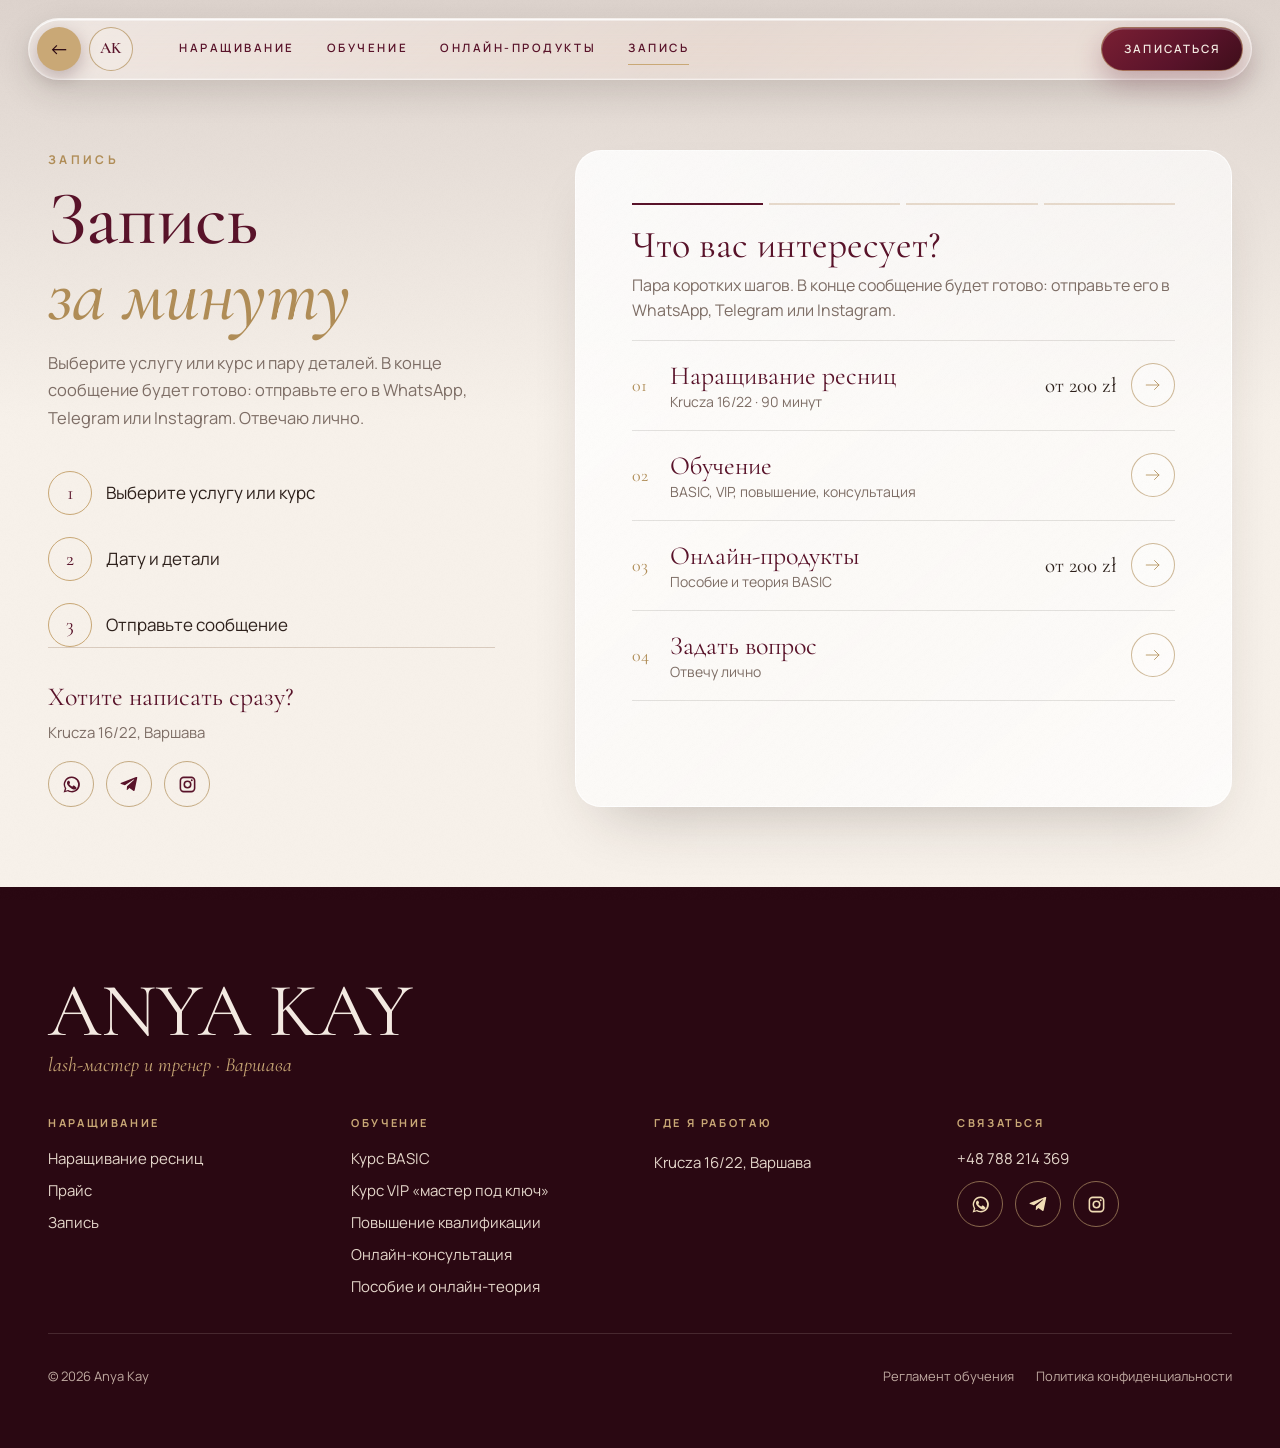
<file: zapis/index.html>
<!DOCTYPE html>
<html lang="ru">
<head>
<meta charset="UTF-8">
<meta name="viewport" content="width=device-width, initial-scale=1.0, viewport-fit=cover">
<title>Запись на наращивание ресниц и обучение · Anya Kay, Варшава</title>
<meta name="description" content="Онлайн-запись к Anya Kay: наращивание ресниц в Варшаве, курсы BASIC и VIP, повышение квалификации, консультация, пособие. Заявка уходит в WhatsApp, Telegram или Instagram.">
<link rel="canonical" href="https://anyakay.pl/zapis/">
<meta name="theme-color" content="#2A0812">
<meta property="og:type" content="website">
<meta property="og:site_name" content="Anya Kay">
<meta property="og:locale" content="ru_RU">
<meta property="og:title" content="Запись на наращивание ресниц и обучение · Anya Kay, Варшава">
<meta property="og:description" content="Онлайн-запись к Anya Kay: наращивание ресниц в Варшаве, курсы BASIC и VIP, повышение квалификации, консультация, пособие. Заявка уходит в WhatsApp, Telegram или Instagram.">
<meta property="og:url" content="https://anyakay.pl/zapis/">
<meta property="og:image" content="https://anyakay.pl/img/og.jpg">
<meta property="og:image:width" content="1200">
<meta property="og:image:height" content="630">
<meta name="twitter:card" content="summary_large_image">
<link rel="icon" href="/img/favicon.png" type="image/png">
<link rel="apple-touch-icon" href="/img/apple-touch-icon.png">
<link rel="preconnect" href="https://fonts.googleapis.com">
<link rel="preconnect" href="https://fonts.gstatic.com" crossorigin>
<link href="https://fonts.googleapis.com/css2?family=Cormorant+Garamond:ital,wght@0,400;0,500;0,600;1,400;1,500&family=Manrope:wght@400;500;600;700&display=swap" rel="stylesheet">
<link rel="stylesheet" href="/style.css?v=54">

<script type="application/ld+json">{"@context": "https://schema.org", "@graph": [{"@type": "BeautySalon", "@id": "https://anyakay.pl/#business", "name": "Anya Kay", "url": "https://anyakay.pl/", "image": "https://anyakay.pl/img/hero.jpg", "logo": "https://anyakay.pl/img/avatar.jpg", "telephone": "+48788214369", "address": {"@type": "PostalAddress", "streetAddress": "Krucza 16/22", "addressLocality": "Warszawa", "addressCountry": "PL"}, "priceRange": "200–4500 zł", "description": "Наращивание ресниц и обучение lash-мастеров в Варшаве.", "sameAs": ["https://www.instagram.com/anya.key_/", "https://t.me/AnyaKayClientBot"], "areaServed": "Warszawa", "founder": {"@type": "Person", "name": "Anya Kay", "jobTitle": "Lash-мастер и преподаватель"}}]}</script>
</head>
<body>
<header class="hdr g">
  <div class="hl"><a href="/" class="bk" data-hback aria-label="Назад">←</a><a href="/" class="mono" aria-label="Anya Kay, на главную">AK</a></div>
  <nav class="nav" aria-label="Меню"><a href="/naraschivanie/">Наращивание</a><a href="/obuchenie/">Обучение</a><a href="/materialy/">Онлайн-продукты</a><a href="/zapis/" aria-current=page>Запись</a></nav>
  <a href="/zapis/" class="btn wine">Записаться</a>
  <button class="menu-b" data-menu aria-label="Открыть меню">МЕНЮ <i></i></button>
</header>
<div class="mnu" id="mnu" role="dialog" aria-label="Меню">
  <div class="top"><a href="/" class="mono">AK</a><button class="x" data-menu-x aria-label="Закрыть меню">×</button></div>
  <nav><a href="/">Главная<small>01</small></a><a href="/naraschivanie/">Наращивание ресниц<small>02</small></a><a href="/obuchenie/">Обучение<small>03</small></a><a href="/basic-lash-course/">Курс BASIC<small>04</small></a><a href="/vip-lash-course/">Курс VIP<small>05</small></a><a href="/povyshenie-kvalifikacii/">Повышение квалификации<small>06</small></a><a href="/materialy/">Онлайн-продукты<small>07</small></a><a href="/zapis/" aria-current=page>Запись<small>08</small></a></nav>
  <div class="foot"><a href="/zapis/" class="btn glass full">Записаться</a><p>Krucza 16/22 · Варшава</p></div>
</div>
<main>

<section class="sec book" style="background:linear-gradient(180deg,var(--top) 0,var(--milk) 420px)"><div class="wrap book-in">
  <div class="reveal book-l">
    <div class="eyebrow">Запись</div>
    <h1 class="h2" style="font-size:clamp(40px,6vw,76px)">Запись <em>за минуту</em></h1>
    <p class="lead">Выберите услугу или курс и пару деталей. В конце сообщение будет готово: отправьте его в WhatsApp, Telegram или Instagram. Отвечаю лично.</p>
    <div class="how"><div><b>1</b>Выберите услугу или курс</div><div><b>2</b>Дату и детали</div><div><b>3</b>Отправьте сообщение</div></div>
    <div class="direct"><b>Хотите написать сразу?</b><span>Krucza 16/22, Варшава</span><div class="soc"><a href="https://wa.me/48788214369" target="_blank" rel="noopener" aria-label="WhatsApp"><svg viewBox="0 0 24 24" aria-hidden="true"><path d="M12 2a9.8 9.8 0 0 0-8.4 14.9L2 22l5.2-1.6A10 10 0 1 0 12 2Zm0 18.2a8.1 8.1 0 0 1-4.1-1.1l-.3-.2-3.1 1 1-3-.2-.3a8.2 8.2 0 1 1 6.7 3.6Zm4.5-6.1c-.2-.1-1.5-.7-1.8-.8-.2-.1-.4-.1-.6.1l-.8 1c-.1.2-.3.2-.6.1a6.7 6.7 0 0 1-2-1.2 7.6 7.6 0 0 1-1.4-1.7c-.1-.3 0-.4.1-.5l.4-.5.3-.5c.1-.2 0-.4 0-.5l-.8-1.9c-.2-.5-.5-.5-.7-.5H8c-.2 0-.5.1-.7.3-.3.3-1 1-1 2.5s1 2.9 1.2 3.1c.1.2 2.1 3.2 5.2 4.5.7.3 1.3.5 1.7.6.7.2 1.4.2 1.9.1.6-.1 1.5-.6 1.7-1.2.2-.6.2-1.1.2-1.2-.1-.1-.2-.2-.5-.3Z"/></svg></a><a href="https://t.me/AnyaKayClientBot" target="_blank" rel="noopener" aria-label="Telegram"><svg viewBox="0 0 24 24" aria-hidden="true"><path d="M21.8 3.4 18.6 19c-.2 1.1-.9 1.4-1.8.9l-4.9-3.6-2.4 2.3c-.3.3-.5.5-1 .5l.4-5 9-8.1c.4-.4-.1-.6-.6-.2L6.2 12.8 1.4 11.3c-1-.3-1-1 .2-1.5L20.3 2.6c.9-.3 1.7.2 1.5.8Z"/></svg></a><a href="https://www.instagram.com/anya.key_/" target="_blank" rel="noopener" aria-label="Instagram"><svg viewBox="0 0 24 24" aria-hidden="true"><path d="M7.3 2h9.4A5.3 5.3 0 0 1 22 7.3v9.4a5.3 5.3 0 0 1-5.3 5.3H7.3A5.3 5.3 0 0 1 2 16.7V7.3A5.3 5.3 0 0 1 7.3 2Zm-.2 2A3.1 3.1 0 0 0 4 7.1v9.8A3.1 3.1 0 0 0 7.1 20h9.8a3.1 3.1 0 0 0 3.1-3.1V7.1A3.1 3.1 0 0 0 16.9 4H7.1Zm10.3 1.5a1.2 1.2 0 1 1 0 2.4 1.2 1.2 0 0 1 0-2.4ZM12 6.9a5.1 5.1 0 1 1 0 10.2 5.1 5.1 0 0 1 0-10.2Zm0 2a3.1 3.1 0 1 0 0 6.2 3.1 3.1 0 0 0 0-6.2Z"/></svg></a></div></div>
  </div>
  <div class="form reveal" id="fapp" aria-live="polite"><noscript>Напишите мне в <a href="https://t.me/AnyaKayClientBot">Telegram</a> или <a href="https://wa.me/48788214369">WhatsApp</a>.</noscript></div>
</div></section>
</main>
<footer class="ftr"><div class="wrap">
  <div class="top"><div class="brand">ANYA KAY<small>lash-мастер и тренер · Варшава</small></div></div>
  <div class="cols">
    <div><h4>Наращивание</h4><a href="/naraschivanie/">Наращивание ресниц</a><a href="/naraschivanie/#prajs">Прайс</a><a href="/zapis/?w=lashes">Запись</a></div>
    <div><h4>Обучение</h4><a href="/basic-lash-course/">Курс BASIC</a><a href="/vip-lash-course/">Курс VIP «мастер под ключ»</a><a href="/povyshenie-kvalifikacii/">Повышение квалификации</a><a href="/konsultaciya/">Онлайн-консультация</a><a href="/materialy/">Пособие и онлайн-теория</a></div>
    <div><h4>Где я работаю</h4><p><a href="https://www.google.com/maps/search/?api=1&query=Krucza+16%2F22+Warszawa" target="_blank" rel="noopener">Krucza 16/22, Варшава</a></p></div>
    <div><h4>Связаться</h4><a href="https://wa.me/48788214369" target="_blank" rel="noopener">+48 788 214 369</a>
      <div class="soc"><a href="https://wa.me/48788214369" target="_blank" rel="noopener" aria-label="WhatsApp"><svg viewBox="0 0 24 24" aria-hidden="true"><path d="M12 2a9.8 9.8 0 0 0-8.4 14.9L2 22l5.2-1.6A10 10 0 1 0 12 2Zm0 18.2a8.1 8.1 0 0 1-4.1-1.1l-.3-.2-3.1 1 1-3-.2-.3a8.2 8.2 0 1 1 6.7 3.6Zm4.5-6.1c-.2-.1-1.5-.7-1.8-.8-.2-.1-.4-.1-.6.1l-.8 1c-.1.2-.3.2-.6.1a6.7 6.7 0 0 1-2-1.2 7.6 7.6 0 0 1-1.4-1.7c-.1-.3 0-.4.1-.5l.4-.5.3-.5c.1-.2 0-.4 0-.5l-.8-1.9c-.2-.5-.5-.5-.7-.5H8c-.2 0-.5.1-.7.3-.3.3-1 1-1 2.5s1 2.9 1.2 3.1c.1.2 2.1 3.2 5.2 4.5.7.3 1.3.5 1.7.6.7.2 1.4.2 1.9.1.6-.1 1.5-.6 1.7-1.2.2-.6.2-1.1.2-1.2-.1-.1-.2-.2-.5-.3Z"/></svg></a><a href="https://t.me/AnyaKayClientBot" target="_blank" rel="noopener" aria-label="Telegram"><svg viewBox="0 0 24 24" aria-hidden="true"><path d="M21.8 3.4 18.6 19c-.2 1.1-.9 1.4-1.8.9l-4.9-3.6-2.4 2.3c-.3.3-.5.5-1 .5l.4-5 9-8.1c.4-.4-.1-.6-.6-.2L6.2 12.8 1.4 11.3c-1-.3-1-1 .2-1.5L20.3 2.6c.9-.3 1.7.2 1.5.8Z"/></svg></a><a href="https://www.instagram.com/anya.key_/" target="_blank" rel="noopener" aria-label="Instagram"><svg viewBox="0 0 24 24" aria-hidden="true"><path d="M7.3 2h9.4A5.3 5.3 0 0 1 22 7.3v9.4a5.3 5.3 0 0 1-5.3 5.3H7.3A5.3 5.3 0 0 1 2 16.7V7.3A5.3 5.3 0 0 1 7.3 2Zm-.2 2A3.1 3.1 0 0 0 4 7.1v9.8A3.1 3.1 0 0 0 7.1 20h9.8a3.1 3.1 0 0 0 3.1-3.1V7.1A3.1 3.1 0 0 0 16.9 4H7.1Zm10.3 1.5a1.2 1.2 0 1 1 0 2.4 1.2 1.2 0 0 1 0-2.4ZM12 6.9a5.1 5.1 0 1 1 0 10.2 5.1 5.1 0 0 1 0-10.2Zm0 2a3.1 3.1 0 1 0 0 6.2 3.1 3.1 0 0 0 0-6.2Z"/></svg></a></div></div>
  </div>
  <div class="fb"><span>© 2026 Anya Kay</span><span class="lg"><a href="/reglament-obucheniya/">Регламент обучения</a><a href="/politika-konfidencialnosti/">Политика конфиденциальности</a></span></div>
</div></footer>
<div class="mbar g" id="mbar"><a href="/zapis/" class="btn wine">Записаться</a><button class="ic" data-faq aria-label="Есть вопрос?">?</button><a class="ic wa2" href="https://wa.me/48788214369" target="_blank" rel="noopener" aria-label="WhatsApp"><svg viewBox="0 0 24 24" aria-hidden="true"><path d="M12 2a9.8 9.8 0 0 0-8.4 14.9L2 22l5.2-1.6A10 10 0 1 0 12 2Zm0 18.2a8.1 8.1 0 0 1-4.1-1.1l-.3-.2-3.1 1 1-3-.2-.3a8.2 8.2 0 1 1 6.7 3.6Zm4.5-6.1c-.2-.1-1.5-.7-1.8-.8-.2-.1-.4-.1-.6.1l-.8 1c-.1.2-.3.2-.6.1a6.7 6.7 0 0 1-2-1.2 7.6 7.6 0 0 1-1.4-1.7c-.1-.3 0-.4.1-.5l.4-.5.3-.5c.1-.2 0-.4 0-.5l-.8-1.9c-.2-.5-.5-.5-.7-.5H8c-.2 0-.5.1-.7.3-.3.3-1 1-1 2.5s1 2.9 1.2 3.1c.1.2 2.1 3.2 5.2 4.5.7.3 1.3.5 1.7.6.7.2 1.4.2 1.9.1.6-.1 1.5-.6 1.7-1.2.2-.6.2-1.1.2-1.2-.1-.1-.2-.2-.5-.3Z"/></svg></a></div>
<button class="fab g" id="fab" data-faq aria-haspopup="dialog"><i>?</i>Есть вопрос?</button>
<div class="chat g" id="chat" role="dialog" aria-label="Вопросы и ответы">
  <div class="ch-h"><div class="mono">AK</div><div><b>Anya Kay</b><span>Частые вопросы и быстрая связь</span></div><button id="chat-x" aria-label="Закрыть">×</button></div>
  <div class="ch-b" id="chat-b"></div>
  <form class="inp" id="chat-f"><input id="chat-i" placeholder="Или напишите свой вопрос…" autocomplete="off" aria-label="Ваш вопрос"><button aria-label="Отправить">↑</button></form>
</div>
<div class="lbx" id="lbx" role="dialog" aria-label="Фото"><button class="x" aria-label="Закрыть">×</button><button class="nv pv" aria-label="Назад">‹</button><div class="m"></div><button class="nv nx" aria-label="Дальше">›</button><div class="c"></div></div>
<script src="/app.js?v=54" defer></script>
</body>
</html>
</file>
<file: style.css>
/* Anya Kay · style (система стекла и бордо) */
:root{
  --milk:#F7F1EA;--ivory:#F3E9E1;--sand:#E6D9CB;--top:#DDD3CD;--line:#D9CBBE;
  --choc:#2E211C;--muted:#7E6E66;
  --cherry:#8C1C2A;--wine:#59132A;--wine-d:#3E0E1A;--wine-x:#2A0812;
  --gold:#C9A876;--gold-d:#B08D57;
  --bod:"Cormorant Garamond",Georgia,serif;--cor:"Cormorant Garamond",Georgia,serif;--sans:"Manrope",Arial,sans-serif;
  --pad:20px
}
*{box-sizing:border-box;margin:0;padding:0}
html{scroll-behavior:smooth;-webkit-text-size-adjust:100%}
body{background:var(--milk);color:var(--choc);font-family:var(--sans);font-size:16px;line-height:1.6;-webkit-font-smoothing:antialiased;overflow-x:hidden}
a{color:inherit;text-decoration:none}
main:focus{outline:none}
main>*+*,main+*{margin-top:-12px;position:relative}
body::after{content:"";position:fixed;inset:0;z-index:28;pointer-events:none;background:url(/img/noise.png) 0 0/64px 64px;opacity:.4}
button{font:inherit;color:inherit;background:none;border:0;cursor:pointer;text-align:left}
img,video{display:block;max-width:100%}
.wrap{padding:0 var(--pad)}
.eyebrow{font-size:12px;font-weight:700;letter-spacing:.28em;text-transform:uppercase;color:var(--gold-d)}
.dark .eyebrow,.eyebrow.l{color:var(--gold)}
h1,h2,h3{font-weight:400}
.h2{font-family:var(--bod);font-size:40px;line-height:1.04;color:var(--wine);margin:12px 0 16px;letter-spacing:-.01em}
.h2 em{display:block;font-style:italic;color:var(--gold-d)}
.dark .h2{color:var(--ivory)}.dark .h2 em{color:var(--gold)}
.lead{font-size:16.5px;line-height:1.65;color:var(--muted);max-width:560px}
.dark .lead{color:#D9C6BC}
.arr{display:inline-grid;place-items:center;width:30px;height:30px;border:1px solid var(--gold);border-radius:8px;color:var(--gold-d);font-size:15px;flex:0 0 30px;transition:transform .3s}
.dark .arr{color:var(--gold)}
.reveal{opacity:0;transform:translateY(22px);transition:opacity .9s ease,transform .9s cubic-bezier(.2,.7,.2,1)}
.reveal.in-view{opacity:1;transform:none}
.sec{padding:56px 0}
.dark{background:var(--wine-x);color:var(--ivory)}
/* gradient seams, like anyakay.pl */
.to-dark{background:linear-gradient(180deg,rgba(247,241,234,1) 0.0px,rgba(246,240,233,1) 8.0px,rgba(245,238,232,1) 16.0px,rgba(243,235,229,1) 24.0px,rgba(240,231,225,1) 32.0px,rgba(237,226,221,1) 40.0px,rgba(233,221,217,1) 48.0px,rgba(229,216,212,1) 56.0px,rgba(225,209,206,1) 64.0px,rgba(220,202,199,1) 72.0px,rgba(214,194,192,1) 80.0px,rgba(208,184,184,1) 88.0px,rgba(200,172,174,1) 96.0px,rgba(192,160,164,1) 104.0px,rgba(184,146,153,1) 112.0px,rgba(175,132,142,1) 120.0px,rgba(166,119,130,1) 128.0px,rgba(155,104,117,1) 136.0px,rgba(145,89,104,1) 144.0px,rgba(134,74,90,1) 152.0px,rgba(124,61,79,1) 160.0px,rgba(115,49,68,1) 168.0px,rgba(106,38,59,1) 176.0px,rgba(97,28,50,1) 184.0px,rgba(91,22,44,1) 192.0px,rgba(89,19,42,1) 200.0px,rgba(88,19,41,1) calc(200px + (100% - 200px)*0.077),rgba(85,18,40,1) calc(200px + (100% - 200px)*0.154),rgba(81,18,38,1) calc(200px + (100% - 200px)*0.231),rgba(78,17,36,1) calc(200px + (100% - 200px)*0.308),rgba(74,16,34,1) calc(200px + (100% - 200px)*0.385),rgba(70,15,31,1) calc(200px + (100% - 200px)*0.461),rgba(66,14,29,1) calc(200px + (100% - 200px)*0.538),rgba(61,13,26,1) calc(200px + (100% - 200px)*0.615),rgba(57,12,24,1) calc(200px + (100% - 200px)*0.692),rgba(53,11,22,1) calc(200px + (100% - 200px)*0.769),rgba(48,10,20,1) calc(200px + (100% - 200px)*0.846),rgba(44,8,19,1) calc(200px + (100% - 200px)*0.923),rgba(42,8,18,1) calc(200px + (100% - 200px)*1.000));color:var(--ivory);padding-top:170px}
.to-dark .h2{color:var(--ivory)}.to-dark .h2 em{color:var(--gold)}.to-dark .lead{color:#D9C6BC}.to-dark .eyebrow{color:var(--gold)}
.to-light{background:linear-gradient(180deg,rgba(42,8,18,1) 0.0%,rgba(43,8,18,1) 3.23%,rgba(44,10,19,1) 6.45%,rgba(46,12,21,1) 9.68%,rgba(49,14,23,1) 12.9%,rgba(52,16,25,1) 16.13%,rgba(55,19,28,1) 19.35%,rgba(59,21,30,1) 22.58%,rgba(62,25,33,1) 25.81%,rgba(67,28,37,1) 29.03%,rgba(71,32,41,1) 32.26%,rgba(77,37,46,1) 35.48%,rgba(82,42,51,1) 38.71%,rgba(89,47,56,1) 41.94%,rgba(95,53,63,1) 45.16%,rgba(102,60,69,1) 48.39%,rgba(110,68,77,1) 51.61%,rgba(118,77,86,1) 54.84%,rgba(126,87,95,1) 58.06%,rgba(135,98,105,1) 61.29%,rgba(145,110,115,1) 64.52%,rgba(154,121,126,1) 67.74%,rgba(164,134,137,1) 70.97%,rgba(175,147,148,1) 74.19%,rgba(186,160,160,1) 77.42%,rgba(196,174,171,1) 80.65%,rgba(207,188,184,1) 83.87%,rgba(218,202,197,1) 87.1%,rgba(227,215,209,1) 90.32%,rgba(236,226,220,1) 93.55%,rgba(244,236,230,1) 96.77%,rgba(247,241,234,1) 100.0%);height:150px}
.to-light.long{height:170px;background:linear-gradient(180deg,rgba(89,19,42,1) 0.0%,rgba(90,20,43,1) 3.45%,rgba(92,22,45,1) 6.9%,rgba(95,25,47,1) 10.34%,rgba(99,30,51,1) 13.79%,rgba(104,34,55,1) 17.24%,rgba(108,40,60,1) 20.69%,rgba(113,46,65,1) 24.14%,rgba(118,52,71,1) 27.59%,rgba(124,60,78,1) 31.03%,rgba(130,67,85,1) 34.48%,rgba(136,76,92,1) 37.93%,rgba(142,84,100,1) 41.38%,rgba(148,93,107,1) 44.83%,rgba(154,103,116,1) 48.28%,rgba(160,113,124,1) 51.72%,rgba(166,123,133,1) 55.17%,rgba(173,133,142,1) 58.62%,rgba(179,143,150,1) 62.07%,rgba(186,154,159,1) 65.52%,rgba(194,165,167,1) 68.97%,rgba(201,176,176,1) 72.41%,rgba(209,187,185,1) 75.86%,rgba(216,197,193,1) 79.31%,rgba(222,207,202,1) 82.76%,rgba(229,216,210,1) 86.21%,rgba(234,224,218,1) 89.66%,rgba(240,231,225,1) 93.1%,rgba(245,238,231,1) 96.55%,rgba(247,241,234,1) 100.0%)}
/* mniejsze odstępy przy przejściach */
.to-light+.sec,.to-light+section{padding-top:14px!important}
.sec:has(+.to-dark),.sec:has(+.to-light),.sec:has(+.about-ed){padding-bottom:20px}

/* liquid glass */
.g{background:linear-gradient(140deg,rgba(255,255,255,.42),rgba(255,255,255,.12) 55%,rgba(255,255,255,.26));-webkit-backdrop-filter:blur(22px) saturate(170%);backdrop-filter:blur(22px) saturate(170%);border:1px solid rgba(255,255,255,.55);box-shadow:inset 0 1.5px 0 rgba(255,255,255,.85),inset 0 -1px 0 rgba(255,255,255,.2),0 12px 34px rgba(46,33,28,.14)}
.gd{background:linear-gradient(140deg,rgba(255,255,255,.16),rgba(255,255,255,.04) 55%,rgba(255,255,255,.09));-webkit-backdrop-filter:blur(24px) saturate(150%);backdrop-filter:blur(24px) saturate(150%);border:1px solid rgba(255,255,255,.2);box-shadow:inset 0 1.5px 0 rgba(255,255,255,.3),0 18px 40px rgba(0,0,0,.28)}
.btn{display:inline-flex;align-items:center;justify-content:center;gap:10px;height:54px;padding:0 30px;border-radius:999px;font-size:13px;font-weight:600;letter-spacing:.18em;text-transform:uppercase;white-space:nowrap;transition:transform .25s,background .25s}
.btn:hover{transform:translateY(-1px)}
.btn.glass{color:var(--ivory);background:linear-gradient(140deg,rgba(255,255,255,.2),rgba(255,255,255,.06) 55%,rgba(255,255,255,.12));-webkit-backdrop-filter:blur(18px) saturate(160%);backdrop-filter:blur(18px) saturate(160%);border:1px solid rgba(201,168,118,.85);box-shadow:inset 0 1.5px 0 rgba(255,255,255,.45),0 12px 30px rgba(20,4,9,.3)}
.btn.wine{color:var(--ivory);background:linear-gradient(140deg,#7a1f33,var(--wine) 60%,var(--wine-d));border:1px solid rgba(201,168,118,.6);box-shadow:inset 0 1.5px 0 rgba(255,255,255,.25),0 12px 28px rgba(89,19,42,.28)}
.btn.line{color:var(--wine);border:1px solid var(--gold)}
.btn.full{width:100%}

/* header */
.hdr{position:fixed;z-index:30;top:10px;left:10px;right:10px;display:flex;align-items:center;justify-content:space-between;gap:16px;padding:7px 8px 7px 7px;border-radius:999px;color:var(--wine);transition:background .4s,box-shadow .4s,border-color .4s}
.hl{display:flex;align-items:center;gap:8px}
.bk{width:44px;height:44px;border-radius:50%;display:grid;place-items:center;flex:0 0 44px;background:var(--gold);color:var(--wine-x);font-size:20px;line-height:1;box-shadow:0 6px 18px rgba(42,8,18,.25);transition:background .25s}
.bk:hover{background:var(--gold-d)}
.hdr.clear{background:transparent;border-color:transparent;box-shadow:none;-webkit-backdrop-filter:none;backdrop-filter:none}
.mono{width:44px;height:44px;border-radius:50%;display:grid;place-items:center;font-family:var(--bod);font-size:15px;letter-spacing:.04em;color:var(--wine);border:1px solid rgba(176,141,87,.7);background:rgba(247,241,234,.35);flex:0 0 auto}
.nav{display:none}
.menu-b{display:flex;align-items:center;gap:10px;height:44px;padding:0 14px;font-size:11px;font-weight:700;letter-spacing:.24em}
.menu-b i{display:block;width:22px;height:7px;border-top:1.3px solid currentColor;border-bottom:1.3px solid currentColor}
.hdr .btn{display:none}
.mnu{position:fixed;inset:0;z-index:40;background:linear-gradient(180deg,var(--wine) 0,var(--wine-d) 45%,var(--wine-x));color:var(--ivory);display:flex;flex-direction:column;padding:22px 24px calc(30px + env(safe-area-inset-bottom));opacity:0;visibility:hidden;transition:opacity .35s,visibility .35s}
.mnu.on{opacity:1;visibility:visible}
.mnu .top{display:flex;justify-content:space-between;align-items:center}
.mnu .mono{color:var(--gold);background:none;border-color:rgba(201,168,118,.6)}
.mnu .x{width:44px;height:44px;font-size:30px;text-align:center;color:var(--ivory)}
.mnu nav{margin-top:40px;display:flex;flex-direction:column}
.mnu nav a{font-family:var(--bod);font-size:36px;line-height:1.1;padding:12px 0;border-bottom:1px solid rgba(243,233,225,.12);display:flex;justify-content:space-between;align-items:center}
.mnu nav a small{font-family:var(--sans);font-size:11px;letter-spacing:.24em;color:var(--gold)}
.mnu nav a[aria-current]{color:var(--gold)}
.mnu .foot{margin-top:auto;display:flex;flex-direction:column;gap:14px}
.mnu .foot p{font-size:13px;letter-spacing:.14em;color:#CDB9AE;text-transform:uppercase;text-align:center}

/* home cover */
.cover{position:relative;height:calc(100svh + 70px);min-height:810px;max-height:1070px;overflow:hidden;color:var(--ivory);background:linear-gradient(180deg,rgba(221,211,205,1) 0.0%,rgba(221,211,205,1) 3.45%,rgba(221,211,205,1) 6.9%,rgba(221,211,205,1) 10.34%,rgba(221,211,205,1) 13.79%,rgba(221,211,205,1) 17.24%,rgba(221,211,205,1) 20.69%,rgba(221,211,205,1) 24.14%,rgba(221,211,205,1) 27.59%,rgba(221,211,205,1) 31.03%,rgba(221,211,205,1) 34.48%,rgba(221,211,205,1) 37.93%,rgba(221,211,205,1) 41.38%,rgba(221,211,205,1) 44.83%,rgba(221,211,205,1) 48.28%,rgba(221,211,205,1) 51.72%,rgba(220,208,203,1) 55.17%,rgba(216,202,198,1) 58.62%,rgba(211,192,190,1) 62.07%,rgba(202,176,177,1) 65.52%,rgba(191,157,161,1) 68.97%,rgba(179,138,145,1) 72.41%,rgba(165,120,132,1) 75.86%,rgba(151,102,119,1) 79.31%,rgba(138,86,106,1) 82.76%,rgba(126,70,92,1) 86.21%,rgba(113,52,75,1) 89.66%,rgba(101,36,59,1) 93.1%,rgba(92,24,47,1) 96.55%,rgba(89,19,42,1) 100.0%)}
.cover .ph{position:absolute;left:0;right:0;top:118px;bottom:0;background:url(/img/hero.jpg) 50% 0/100% auto no-repeat;-webkit-mask-image:linear-gradient(180deg,transparent 0,#000 8%);mask-image:linear-gradient(180deg,transparent 0,#000 8%);animation:kb 18s ease-out both}
.cover .ph::after{content:"";position:absolute;inset:0;background:linear-gradient(180deg,rgba(89,19,42,0) 0.0%,rgba(89,19,42,0) 4.0%,rgba(89,19,42,0) 8.0%,rgba(89,19,42,0) 12.0%,rgba(89,19,42,0) 16.0%,rgba(89,19,42,0) 20.0%,rgba(89,19,42,0) 24.0%,rgba(89,19,42,0) 28.0%,rgba(89,19,42,0) 32.0%,rgba(89,19,42,0) 36.0%,rgba(89,19,42,0) 40.0%,rgba(89,19,42,0) 44.0%,rgba(89,19,42,0) 48.0%,rgba(89,19,42,0) 52.0%,rgba(89,19,42,0) 56.0%,rgba(89,19,42,0.029) 60.0%,rgba(89,19,42,0.102) 64.0%,rgba(89,19,42,0.2) 68.0%,rgba(89,19,42,0.329) 72.0%,rgba(89,19,42,0.48) 76.0%,rgba(89,19,42,0.618) 80.0%,rgba(89,19,42,0.752) 84.0%,rgba(89,19,42,0.86) 88.0%,rgba(89,19,42,0.934) 92.0%,rgba(89,19,42,0.983) 96.0%,rgba(89,19,42,1) 100.0%)}
@keyframes kb{from{transform:scale(1.07)}to{transform:none}}
.mast{position:absolute;left:0;right:0;top:72px;text-align:center;font-family:var(--bod);font-weight:400;font-size:66px;line-height:.86;letter-spacing:-.015em;color:var(--wine);white-space:nowrap;z-index:2}
.mast span{display:block;animation:up 1.2s cubic-bezier(.2,.7,.2,1) both}
.mast span+span{animation-delay:.15s}
.mast small{display:block;font-family:var(--cor);font-style:italic;font-weight:400;font-size:20px;color:var(--gold-d);margin-top:8px;letter-spacing:.02em;animation:fade 1.4s .5s both}
@keyframes up{from{opacity:0;transform:translateY(30px)}to{opacity:1;transform:none}}
@keyframes fade{from{opacity:0}to{opacity:1}}
.cover .tl{position:absolute;left:18px;right:18px;bottom:170px;z-index:2;text-shadow:0 1px 16px rgba(42,8,18,.55);animation:fade 1.4s .7s both}
.cover h1{font-family:var(--bod);font-weight:400;font-size:23px;line-height:1.12;max-width:330px}
.cover h1 em{font-style:italic;color:var(--gold)}
.cover .tl p{display:none;font-size:13.5px;line-height:1.55;color:#EADCD3;margin-top:12px;max-width:310px}
.rule{width:64px;height:1px;background:var(--gold);margin:12px 0 0;opacity:.8}
.nums{display:flex;gap:22px;margin-top:16px}
.nums div{font-family:var(--bod);font-size:24px;color:var(--gold);line-height:1}
.nums span{display:block;font-family:var(--sans);font-size:9px;font-weight:700;letter-spacing:.22em;color:#D9C6BC;margin-top:5px}
.cover .cta{position:absolute;left:18px;right:18px;bottom:36px;z-index:2;animation:fade 1.4s .9s both}
.cover .side{display:none}

/* inner page cover */
.pcover{position:relative;height:88svh;min-height:600px;max-height:900px;overflow:hidden;color:var(--ivory);background:var(--wine-x)}
.pcover .ph{position:absolute;inset:0;background-size:cover;background-position:50% 20%;animation:kb 18s ease-out both}
.pcover::after{content:"";position:absolute;inset:0;background:linear-gradient(180deg,rgba(42,8,18,0.25) 0.0%,rgba(42,8,18,0.227) 3.7%,rgba(42,8,18,0.173) 7.41%,rgba(42,8,18,0.104) 11.11%,rgba(42,8,18,0.042) 14.81%,rgba(42,8,18,0.004) 18.52%,rgba(44,8,19,0) 22.22%,rgba(52,10,23,0) 25.93%,rgba(64,13,29,0) 29.63%,rgba(77,16,36,0) 33.33%,rgba(86,18,41,0) 37.04%,rgba(89,19,42,0.001) 40.74%,rgba(89,19,42,0.035) 44.44%,rgba(89,19,42,0.105) 48.15%,rgba(89,19,42,0.194) 51.85%,rgba(89,19,42,0.289) 55.56%,rgba(86,19,40,0.391) 59.26%,rgba(79,17,36,0.511) 62.96%,rgba(69,15,30,0.63) 66.67%,rgba(61,14,26,0.729) 70.37%,rgba(54,12,23,0.805) 74.07%,rgba(48,10,20,0.869) 77.78%,rgba(43,8,18,0.92) 81.48%,rgba(42,8,18,0.962) 85.19%,rgba(42,8,18,0.989) 88.89%,rgba(42,8,18,1.0) 92.59%,rgba(42,8,18,1) 96.3%,rgba(42,8,18,1) 100.0%)}
.pcover .in{position:absolute;left:0;right:0;bottom:0;z-index:2;padding:0 var(--pad) 44px;text-shadow:0 1px 16px rgba(42,8,18,.5)}
.pcover h1{font-family:var(--bod);font-size:46px;line-height:1;letter-spacing:-.01em;margin:12px 0 14px;animation:up 1.2s both}
.pcover h1 em{font-style:italic;color:var(--gold)}
.pcover p{font-size:15.5px;line-height:1.6;color:#EADCD3;max-width:440px;animation:fade 1.4s .4s both}
.pcover .btns{display:flex;gap:10px;margin-top:22px;flex-wrap:wrap;animation:fade 1.4s .6s both}

/* rows */
.rows{margin-top:24px;border-top:1px solid var(--line)}
.dark .rows,.to-dark .rows{border-color:rgba(243,233,225,.16)}
.row{display:flex;width:100%;align-items:center;gap:20px;padding:24px 0;border-bottom:1px solid var(--line)}
.dark .row,.to-dark .row{border-color:rgba(243,233,225,.16)}
.row:hover .arr{transform:translate(3px,-3px)}
.row .n{font-family:var(--bod);color:var(--gold-d);font-size:20px;width:28px}
.row .t{flex:1;font-family:var(--bod);color:var(--wine);font-size:30px;line-height:1.05}
.dark .row .t,.to-dark .row .t{color:var(--ivory)}
.row .t small{display:block;font-family:var(--sans);font-size:11px;font-weight:600;letter-spacing:.2em;color:var(--muted);margin-bottom:6px;text-transform:uppercase}
.dark .row .t small,.to-dark .row .t small{color:#BFA9A0}

/* about */
.about{position:relative;overflow:hidden}
.about .pic{border-radius:220px 220px 18px 18px;overflow:hidden;aspect-ratio:3/4;margin:30px 0 0;max-width:420px}
.about .pic img{width:100%;height:100%;object-fit:cover}
.about p.t{font-size:16.5px;line-height:1.7;max-width:520px}
.about p.t+p.t{margin-top:14px}
.sig{font-family:var(--cor);font-style:italic;font-size:30px;color:var(--wine);margin-top:18px}
.stats{display:grid;grid-template-columns:repeat(3,1fr);border-top:1px solid var(--line);border-bottom:1px solid var(--line);margin-top:34px}
.stats div{padding:18px 12px;border-left:1px solid var(--line)}
.stats div:first-child{border-left:0;padding-left:0}
.stats b{display:block;font-family:var(--bod);font-weight:400;font-size:32px;color:var(--wine);line-height:1}
.stats span{font-size:12.5px;color:var(--muted)}
.dark .stats,.dark .stats div{border-color:rgba(243,233,225,.16)}.dark .stats b{color:var(--gold)}.dark .stats span{color:#CDB9AE}

/* o mnie, jak na anyakay.pl: zdjęcie wtopione w tło */
.about-ed{position:relative;overflow:hidden;background:linear-gradient(180deg,rgba(247,241,234,1) 0.0px,rgba(247,240,234,1) 15.38px,rgba(245,239,232,1) 30.77px,rgba(243,237,230,1) 46.15px,rgba(241,234,227,1) 61.54px,rgba(238,231,224,1) 76.92px,rgba(235,228,221,1) 92.31px,rgba(233,224,218,1) 107.69px,rgba(230,221,215,1) 123.08px,rgba(227,218,212,1) 138.46px,rgba(225,215,209,1) 153.85px,rgba(223,213,207,1) 169.23px,rgba(221,212,205,1) 184.62px,rgba(221,211,205,1) 200.0px,rgba(221,211,205,1) calc(100% - 200.0px),rgba(221,212,205,1) calc(100% - 184.6px),rgba(223,213,207,1) calc(100% - 169.2px),rgba(225,215,209,1) calc(100% - 153.8px),rgba(227,218,212,1) calc(100% - 138.5px),rgba(230,221,215,1) calc(100% - 123.1px),rgba(233,224,218,1) calc(100% - 107.7px),rgba(235,228,221,1) calc(100% - 92.3px),rgba(238,231,224,1) calc(100% - 76.9px),rgba(241,234,227,1) calc(100% - 61.5px),rgba(243,237,230,1) calc(100% - 46.2px),rgba(245,239,232,1) calc(100% - 30.8px),rgba(247,240,234,1) calc(100% - 15.4px),rgba(247,241,234,1) calc(100% - 0.0px))}
.about-ed .media{height:600px;background:url(/img/anya-kay-portret.jpg) 50% 12%/cover no-repeat;-webkit-mask-image:linear-gradient(180deg,transparent 0,#000 14%,#000 58%,transparent 96%);mask-image:linear-gradient(180deg,transparent 0,#000 14%,#000 58%,transparent 96%)}
.about-ed .copy{position:relative;z-index:1;margin-top:-150px;padding:0 var(--pad) 56px}
.about-ed p.t{font-size:16.5px;line-height:1.7;max-width:520px}
.about-ed p.t+p.t{margin-top:14px}

/* program kursu */
.pts{list-style:none;margin:10px 0 0}
.pts li{position:relative;padding:7px 0 7px 22px;font-size:15px;line-height:1.5;border-top:1px solid rgba(243,233,225,.1)}
.pts li::before{content:"";position:absolute;left:2px;top:15px;width:7px;height:7px;border-radius:50%;border:1px solid var(--gold)}
.to-dark .pts li,.dark .pts li{color:#E4D6CA}
.forwho .pts li{color:var(--choc);border-color:var(--line)}
.day h4,.prog-in h4{font-family:var(--cor);font-style:italic;font-weight:500;font-size:22px;color:var(--gold);margin:18px 0 0}
.prog-in>.lead{margin-top:20px}
.tagline{font-family:var(--cor);font-style:italic;font-size:22px;line-height:1.35;color:#F1DDB6;margin-top:26px;max-width:640px}
.get:last-child:nth-child(odd){grid-column:1/-1}
.pol{position:fixed;inset:0;z-index:70;background:rgba(26,6,12,.6);display:none;align-items:flex-end;justify-content:center}
.pol.on{display:flex}
.pol .box{background:var(--milk);width:100%;max-width:760px;max-height:88vh;overflow:auto;border-radius:24px 24px 0 0;padding:22px 20px 40px;position:relative}
.pol .x{position:sticky;top:0;float:right;width:44px;height:44px;border-radius:50%;background:var(--wine);color:var(--ivory);font-size:26px;text-align:center}
.pol .legal{padding:0;max-width:none}

/* video */
.vid{position:relative;border-radius:18px;overflow:hidden;background:var(--wine-d);aspect-ratio:9/16}
.vid video{width:100%;height:100%;object-fit:cover}
.vid figcaption{position:absolute;left:0;right:0;bottom:0;padding:40px 18px 16px;font-family:var(--cor);font-style:italic;font-size:21px;line-height:1.2;color:var(--ivory);background:linear-gradient(transparent,rgba(42,8,18,.75))}
.vids{display:grid;grid-template-columns:1fr 1fr;gap:10px;margin-top:28px}
.vids .vid:first-child:nth-last-child(odd){grid-column:1/-1;aspect-ratio:4/5}
.vband{display:grid;gap:30px}

/* slider */
.sl{position:relative;margin-top:26px}
.sl-t{display:flex;gap:10px;overflow-x:auto;scroll-snap-type:x mandatory;scrollbar-width:none;padding:0 var(--pad);scroll-padding:0 var(--pad)}
.sl-t::-webkit-scrollbar{display:none}
.sl-t button{flex:0 0 78%;aspect-ratio:3/4;scroll-snap-align:start;border-radius:14px;overflow:hidden;background:var(--sand)}
.sl-t button img{width:100%;height:100%;object-fit:cover;transition:transform .8s}
.sl-t button:hover img{transform:scale(1.03)}
.sl-bar{display:flex;justify-content:space-between;align-items:center;margin-top:18px}
.sl-c{font-family:var(--bod);font-size:20px;color:var(--wine)}
.sl-c span{color:var(--muted);font-size:15px}
.dark .sl-c{color:var(--gold)}
.sl-n{display:flex;gap:8px}
.sl-n button{width:46px;height:46px;border-radius:50%;border:1px solid var(--gold);display:grid;place-items:center;color:var(--wine);font-size:18px}
.dark .sl-n button{color:var(--ivory)}
.cats{display:flex;gap:8px;flex-wrap:wrap;margin-top:22px}
.cats button{padding:10px 18px;border-radius:999px;border:1px solid var(--line);font-size:13px;font-weight:600;letter-spacing:.08em;color:var(--muted)}
.cats button[aria-pressed=true]{background:var(--wine);border-color:var(--wine);color:var(--ivory)}
.lbx{position:fixed;inset:0;z-index:60;background:rgba(26,6,12,.96);display:none;align-items:center;justify-content:center}
.lbx.on{display:flex}
.lbx img{max-height:86vh;max-width:94vw;border-radius:6px}
.lbx .x{position:absolute;top:14px;right:14px;width:46px;height:46px;font-size:30px;color:#fff;text-align:center}
.lbx .nv{position:absolute;top:50%;transform:translateY(-50%);width:46px;height:46px;border-radius:50%;color:#fff;font-size:24px;text-align:center;border:1px solid rgba(201,168,118,.6)}
.lbx .pv{left:12px}.lbx .nx{right:12px}
.lbx .c{position:absolute;bottom:20px;left:0;right:0;text-align:center;color:#D9C6BC;font-family:var(--bod);font-size:16px}

/* packages */
.seg{display:flex;padding:5px;border-radius:999px;margin-top:26px}
.seg button{flex:1;text-align:center;padding:12px 6px;border-radius:999px;font-size:13px;font-weight:600;line-height:1.25;color:#E4D6CA;transition:background .3s,color .3s}
.seg button[aria-selected=true]{background:var(--ivory);color:var(--wine)}
.seg-h{font-size:14.5px;line-height:1.6;color:#D9C6BC;margin:14px 0 6px;min-height:46px}
.pk{margin-top:14px;padding:24px 22px;border-radius:22px}
.pk.best{border-color:rgba(201,168,118,.8)}
.pk .top{display:flex;justify-content:space-between;align-items:baseline;gap:12px}
.pk h3{font-family:var(--bod);font-size:30px}
.pk .tag{display:inline-block;margin-left:8px;vertical-align:middle;font-family:var(--sans);font-size:10.5px;font-weight:700;letter-spacing:.12em;padding:4px 10px;border-radius:999px;background:var(--gold);color:var(--wine-x)}
.pk .pr{font-family:var(--bod);color:var(--gold);font-size:28px;white-space:nowrap}
.pk .dur{font-size:12px;letter-spacing:.16em;text-transform:uppercase;color:#BFA9A0;margin-top:4px}
.pk ul{list-style:none;margin:14px 0 18px}
.pk li{display:flex;gap:12px;padding:9px 0;font-size:15px;line-height:1.45;color:#EFE4DA;border-top:1px solid rgba(243,233,225,.1)}
.pk li::before{content:"✓";color:var(--gold);font-weight:600}
.note{font-size:14.5px;line-height:1.6;color:#D9C6BC;margin-top:20px}
.note b{color:var(--gold);font-weight:600}

/* steps */
.steps{margin-top:30px;display:grid;gap:12px;counter-reset:s}
.step{display:flex;gap:18px;padding:22px 0;border-top:1px solid var(--line)}
.step:last-child{border-bottom:1px solid var(--line)}
.step b{font-family:var(--bod);font-weight:400;font-size:34px;color:var(--gold-d);line-height:1;width:44px;flex:0 0 44px}
.step h3{font-family:var(--bod);font-size:24px;color:var(--wine);line-height:1.15}
.step p{font-size:15px;color:var(--muted);margin-top:6px;line-height:1.6}

/* service cards */
.cards{display:grid;gap:22px;margin-top:30px}
.svc{border-radius:24px;overflow:hidden;background:#fff;box-shadow:0 20px 50px -30px rgba(46,33,28,.35)}
.svc .im{aspect-ratio:4/5;overflow:hidden}
.svc .im img{width:100%;height:100%;object-fit:cover;object-position:50% 25%;transition:transform 1s}
.svc:hover .im img{transform:scale(1.03)}
.svc .bd{padding:24px 22px 26px}
.svc .top{display:flex;justify-content:space-between;align-items:baseline}
.svc h3{font-family:var(--bod);font-size:34px;color:var(--wine)}
.svc .pr{font-family:var(--bod);font-size:28px;color:var(--choc)}
.svc .meta{font-size:12px;font-weight:600;letter-spacing:.18em;text-transform:uppercase;color:var(--gold-d);margin-top:4px}
.svc p{font-size:15px;color:var(--muted);margin:12px 0 0;line-height:1.6}
.tags{display:flex;flex-wrap:wrap;gap:7px;margin:16px 0 20px}
.tags span{font-size:12.5px;padding:6px 12px;border-radius:999px;background:var(--milk);border:1px solid var(--line);color:var(--choc)}
.combo{margin-top:22px;padding:22px;border-radius:22px;border:1px solid var(--gold);display:flex;justify-content:space-between;align-items:center;gap:16px}
.combo b{font-family:var(--bod);font-weight:400;font-size:24px;color:var(--wine);display:block}
.combo span{font-size:14px;color:var(--muted)}
.combo i{font-style:normal;font-family:var(--bod);font-size:26px;color:var(--wine);white-space:nowrap}

/* courses */
.course{border-radius:26px;padding:30px 24px;position:relative;margin-top:28px}
.course.pro{border-color:rgba(201,168,118,.8)}
.course .tag{position:absolute;top:-14px;left:24px;background:var(--gold);color:var(--wine-x);font-size:12px;font-weight:700;letter-spacing:.1em;padding:6px 14px;border-radius:999px}
.course small{font-size:11px;font-weight:700;letter-spacing:.22em;color:var(--gold);text-transform:uppercase}
.course h3{font-family:var(--bod);font-size:34px;line-height:1.05;margin:8px 0}
.course .meta{color:#D9C6BC;font-size:14.5px}
.course .big{font-family:var(--bod);font-size:50px;margin:14px 0 6px;color:var(--ivory)}
.course .big span{font-family:var(--sans);font-size:15px;color:#D9C6BC;margin-left:6px}
.course .claim{font-family:var(--cor);font-style:italic;font-size:21px;line-height:1.35;color:#F1DDB6;margin-bottom:20px}
.course .btns{display:flex;flex-direction:column;gap:10px}
.course .btn.line{color:var(--ivory)}
.tlx{margin-top:30px;position:relative}
.tlx::before{content:"";position:absolute;left:21px;top:10px;bottom:10px;width:1px;background:linear-gradient(var(--gold),rgba(201,168,118,.15))}
.day{position:relative;display:grid;grid-template-columns:44px 1fr;gap:16px;padding-bottom:34px}
.day .d{width:44px;height:44px;border-radius:50%;border:1px solid var(--gold);background:var(--wine-x);display:grid;place-items:center;font-family:var(--bod);font-size:18px;color:var(--gold);position:relative}
.day h3{font-family:var(--bod);font-size:26px;line-height:1.1}
.day p{font-size:15px;line-height:1.65;color:#D9C6BC;margin-top:8px}
.day .im{grid-column:2;margin-top:-18px;border-radius:16px;overflow:hidden;aspect-ratio:4/5;max-width:360px}
.day .im img{width:100%;height:100%;object-fit:cover}
.gets{display:grid;grid-template-columns:1fr 1fr;gap:12px;margin-top:28px}
.get{padding:20px 16px;border-radius:18px;border:1px solid var(--line);background:#fff}
.dark .get{background:none;border-color:rgba(243,233,225,.16)}
.get svg{width:30px;height:30px;stroke:var(--gold-d);fill:none;stroke-width:1.2}
.dark .get svg{stroke:var(--gold)}
.get b{display:block;font-family:var(--bod);font-weight:400;font-size:18px;line-height:1.2;margin-top:12px;color:var(--wine)}
.dark .get b{color:var(--ivory)}
.get span{display:block;font-size:13px;color:var(--muted);margin-top:4px;line-height:1.45}
.dark .get span{color:#CDB9AE}
.pricebox{margin-top:30px;padding:28px 24px;border-radius:24px;text-align:center}
.pricebox .big{font-family:var(--bod);font-size:56px;color:var(--ivory);line-height:1}
.pricebox .big span{font-family:var(--sans);font-size:16px;color:#D9C6BC}
.pricebox p{color:#D9C6BC;font-size:14.5px;margin:10px 0 20px}

/* insta */
.ig{display:grid;grid-template-columns:repeat(3,1fr);gap:4px;margin-top:24px}
.ig a{aspect-ratio:1;overflow:hidden;position:relative}
.ig img{width:100%;height:100%;object-fit:cover;transition:transform .8s}
.ig a:hover img{transform:scale(1.05)}
.ig-h{display:flex;justify-content:space-between;align-items:flex-end;gap:16px;flex-wrap:wrap}
.ig-h a.h{font-family:var(--bod);font-size:24px;color:var(--wine)}

/* CTA band */
.band{position:relative;overflow:hidden;color:var(--ivory);text-align:center;padding:110px 0 100px;background:var(--wine-x)}
.band .ph{position:absolute;inset:0;background-size:cover;background-position:50% 30%;opacity:.42}
.band::after{content:"";position:absolute;inset:0;background:radial-gradient(80% 70% at 50% 50%,rgba(42,8,18,.2),rgba(42,8,18,.85))}
.band .in{position:relative;z-index:2}
.band h2{font-family:var(--bod);font-size:40px;line-height:1.05;margin:12px auto 14px;max-width:700px}
.band h2 em{color:var(--gold)}
.band p{color:#E4D6CA;max-width:440px;margin:0 auto 26px}

/* form */
.book{padding-top:120px}
.book-in{display:grid;gap:30px}
.how{display:grid;gap:12px;margin-top:24px;font-size:15px}
.how div{display:flex;gap:14px;align-items:center}
.how b{width:34px;height:34px;border-radius:50%;border:1px solid var(--gold);color:var(--wine);display:grid;place-items:center;font-family:var(--bod);font-weight:400;font-size:17px;flex:0 0 34px}
.form{scroll-margin-top:90px;padding:26px 20px;border-radius:26px;background:linear-gradient(140deg,rgba(255,255,255,.85),rgba(255,255,255,.6) 60%,rgba(255,255,255,.75));border:1px solid rgba(255,255,255,.8);box-shadow:0 30px 60px -30px rgba(46,33,28,.3)}
.prog{display:flex;gap:6px;margin-bottom:20px}.prog span{flex:1;height:2px;background:var(--sand);transition:background .3s}.prog .on{background:var(--wine)}
.form .q{font-family:var(--bod);font-size:28px;line-height:1.1;color:var(--wine)}
.form .h{color:var(--muted);font-size:14.5px;margin:6px 0 16px}
.opt{display:flex;width:100%;align-items:center;gap:14px;padding:15px 0;border-top:1px solid rgba(46,33,28,.12)}
.opt:last-of-type{border-bottom:1px solid rgba(46,33,28,.12)}
.opt .n{font-family:var(--bod);color:var(--gold-d);font-size:18px;width:24px}
.opt .t{flex:1;font-family:var(--bod);font-size:21px;color:var(--wine);line-height:1.15}
.opt .t small{display:block;font-family:var(--sans);font-size:12.5px;color:var(--muted);margin-top:3px}
.opt .p{font-family:var(--bod);font-size:18px;color:var(--choc);white-space:nowrap}
.opt:hover .arr{transform:translate(3px,-3px)}
.grp{font-size:11px;font-weight:700;letter-spacing:.2em;text-transform:uppercase;color:var(--gold-d);margin:18px 0 4px}
.fld{margin-top:14px}
.fld label,.fld .lb{display:block;font-size:13px;font-weight:600;margin-bottom:6px}
.fld input,.fld textarea,.fld select{width:100%;font:inherit;font-size:16px;color:var(--choc);background:rgba(255,255,255,.85);border:1px solid rgba(46,33,28,.16);border-radius:14px;padding:13px 14px;outline:none;-webkit-appearance:none;appearance:none}
.fld input:focus,.fld textarea:focus,.fld select:focus{border-color:var(--wine)}
.fld textarea{min-height:92px;resize:vertical}
.two{display:grid;grid-template-columns:1fr 1fr;gap:12px}
.yn{display:flex;gap:8px}
.yn button{flex:1;text-align:center;padding:12px 8px;border-radius:999px;border:1px solid rgba(46,33,28,.18);background:rgba(255,255,255,.6);font-size:14.5px}
.yn button[aria-pressed=true]{background:var(--wine);color:var(--ivory);border-color:var(--wine)}
.cons{display:flex;gap:12px;align-items:flex-start;margin-top:16px;font-size:13px;line-height:1.5;color:var(--muted)}
.cons input{width:20px;height:20px;margin-top:1px;accent-color:var(--wine);flex:0 0 20px}
.cons a{color:var(--wine);text-decoration:underline}
.err{color:var(--cherry);font-size:13.5px;margin-top:10px}
.sum{display:flex;flex-wrap:wrap;gap:6px;margin:-4px 0 14px}
.sum span{font-size:12.5px;padding:5px 11px;border-radius:999px;background:var(--milk);border:1px solid var(--line)}
.sum span b{font-weight:600;color:var(--wine)}
.sum-all{margin-top:14px;padding:14px 16px;border-radius:16px;background:var(--milk);font-size:14px;line-height:1.7;white-space:pre-line}
.wa{display:flex;justify-content:center;align-items:center;gap:10px;width:100%;margin-top:18px;padding:16px;border-radius:999px;background:#1F8F4E;color:#fff;font-size:15px;font-weight:600;box-shadow:inset 0 1px 0 rgba(255,255,255,.3)}
.wa svg{width:20px;height:20px}
.next{display:block;width:100%;text-align:center;margin-top:20px;padding:15px;border-radius:999px;border:1px solid var(--gold);color:var(--wine);font-weight:600;letter-spacing:.1em;text-transform:uppercase;font-size:13px}
.back{display:inline-block;margin-top:14px;color:var(--muted);font-size:14px}
.wa-note{display:flex;gap:10px;align-items:center;color:var(--muted);font-size:14px;margin-top:18px}
.wa-note i{width:8px;height:8px;border-radius:50%;background:#2DAA5F;flex:0 0 8px}

.direct{display:none}
/* footer */
.ftr{background:var(--wine-x);color:var(--ivory);padding:70px 0 calc(110px + env(safe-area-inset-bottom))}
.ftr .brand{font-family:var(--bod);font-size:46px;line-height:.9}
.ftr .brand small{display:block;font-family:var(--cor);font-style:italic;font-size:20px;color:var(--gold);margin-top:10px}
.ftr .cols{display:grid;gap:28px;margin-top:40px;padding-bottom:30px;border-bottom:1px solid rgba(243,233,225,.14)}
.ftr h4{font-size:11px;font-weight:700;letter-spacing:.24em;color:var(--gold);text-transform:uppercase;margin-bottom:12px}
.ftr .cols a,.ftr .cols p{display:block;font-size:15px;color:#E4D6CA;padding:4px 0}
.soc{display:flex;gap:12px;margin-top:6px}
.soc a{width:46px;height:46px;border-radius:50%;display:grid!important;place-items:center;border:1px solid rgba(201,168,118,.6);padding:0!important}
.soc svg{width:19px;height:19px;fill:#F1DDB6}
.ftr .fb{display:flex;flex-wrap:wrap;gap:10px 20px;justify-content:space-between;font-size:13px;color:#BFA9A0;padding-top:20px}

/* mobile bar + helper */
.mbar{position:fixed;z-index:25;left:10px;right:10px;bottom:calc(10px + env(safe-area-inset-bottom));display:flex;gap:8px;padding:6px;border-radius:999px;transition:transform .4s,opacity .4s}
.mbar.hide,.mbar.top{transform:translateY(130%);opacity:0;pointer-events:none}
.mbar .btn{flex:1;height:48px;padding:0 14px;font-size:12px}
.mbar .ic{width:48px;height:48px;border-radius:50%;display:grid;place-items:center;flex:0 0 48px;border:1px solid rgba(89,19,42,.25);color:var(--wine);font-family:var(--bod);font-size:20px;background:rgba(255,255,255,.4)}
.mbar .ic.wa2{background:#1F8F4E;border-color:#1F8F4E}
.mbar .ic svg{width:21px;height:21px;fill:#fff}
.fab{display:none}
.chat{position:fixed;left:10px;right:10px;bottom:calc(10px + env(safe-area-inset-bottom));z-index:50;border-radius:28px;padding:16px 14px 14px;color:var(--choc);background:linear-gradient(150deg,rgba(255,255,255,.92),rgba(255,255,255,.76) 60%,rgba(255,255,255,.86));max-height:min(80vh,640px);display:none;flex-direction:column}
.chat.on{display:flex}
.ch-h{display:flex;gap:12px;align-items:center;padding-bottom:12px;border-bottom:1px solid rgba(46,33,28,.1)}
.ch-h .mono{width:38px;height:38px;font-size:13px}
.ch-h b{display:block;font-family:var(--bod);font-weight:400;font-size:18px}.ch-h span{font-size:12px;color:var(--muted)}
.ch-h button{margin-left:auto;font-size:26px;color:var(--muted);width:40px;height:40px;text-align:center}
.ch-b{overflow-y:auto;padding:4px 2px;flex:1}
.msg{margin-top:10px;max-width:86%;padding:11px 14px;border-radius:18px 18px 18px 6px;background:#fff;font-size:14.5px;line-height:1.45}
.msg.me{margin-left:auto;border-radius:18px 18px 6px 18px;background:var(--wine);color:var(--ivory)}
.chips{display:flex;flex-wrap:wrap;gap:7px;margin-top:10px}
.chips button{padding:8px 12px;border-radius:999px;border:1px solid rgba(176,141,87,.8);background:rgba(255,255,255,.6);font-size:13px;color:var(--wine)}
.acts{display:flex;gap:8px;margin-top:10px}
.acts a,.acts button{flex:1;text-align:center;padding:11px 8px;border-radius:999px;font-size:13.5px;font-weight:600}
.a1{background:var(--wine);color:var(--ivory)}.a2{border:1px solid rgba(46,33,28,.25)}
.inp{display:flex;align-items:center;gap:6px;margin-top:10px;padding:5px 5px 5px 14px;border-radius:999px;background:#fff;border:1px solid rgba(46,33,28,.1)}
.inp input{flex:1;border:0;background:none;font:inherit;font-size:16px;outline:none;color:var(--choc);min-width:0}
.inp button{width:36px;height:36px;border-radius:50%;background:var(--wine);color:#fff;text-align:center;font-size:16px}

/* legal */
.legal{max-width:760px;margin:0 auto;padding:130px var(--pad) 80px}
.legal h1{font-family:var(--bod);font-size:42px;color:var(--wine);line-height:1.05;margin:12px 0 10px}
.legal h2{font-family:var(--bod);font-size:24px;color:var(--wine);margin:32px 0 6px;padding-top:22px;border-top:1px solid var(--line)}
.legal p,.legal li{margin-top:8px;line-height:1.7}
.legal ul,.legal ol{padding-left:20px}
.legal a{color:var(--wine);text-decoration:underline}
.legal .upd{color:var(--muted);font-size:14px}
.nf{min-height:100svh;display:flex;flex-direction:column;align-items:center;justify-content:center;text-align:center;padding:120px var(--pad) 80px;background:linear-gradient(180deg,var(--top) 0,var(--top) 30%,#cdb6b6 55%,#9a6371 75%,var(--wine) 100%)}
.nf b{font-family:var(--bod);font-weight:400;font-size:120px;line-height:1;color:var(--wine)}
.nf h1{font-family:var(--bod);font-size:30px;color:var(--wine);margin:10px 0 26px}

/* desktop */
@media(min-width:1000px){
  :root{--pad:48px}
  .wrap{max-width:1300px;margin:0 auto}
  .sec{padding:92px 0}
  .sec:has(+.to-dark),.sec:has(+.to-light),.sec:has(+.about-ed){padding-bottom:30px}
  .to-light.long{height:220px}
  .to-light{height:240px}
  .to-dark{background:linear-gradient(180deg,rgba(247,241,234,1) 0.0px,rgba(246,240,233,1) 9.6px,rgba(245,238,232,1) 19.2px,rgba(243,235,229,1) 28.8px,rgba(240,231,225,1) 38.4px,rgba(237,226,221,1) 48.0px,rgba(233,221,217,1) 57.6px,rgba(229,216,212,1) 67.2px,rgba(225,209,206,1) 76.8px,rgba(220,202,199,1) 86.4px,rgba(214,194,192,1) 96.0px,rgba(208,184,184,1) 105.6px,rgba(200,172,174,1) 115.2px,rgba(192,160,164,1) 124.8px,rgba(184,146,153,1) 134.4px,rgba(175,132,142,1) 144.0px,rgba(166,119,130,1) 153.6px,rgba(155,104,117,1) 163.2px,rgba(145,89,104,1) 172.8px,rgba(134,74,90,1) 182.4px,rgba(124,61,79,1) 192.0px,rgba(115,49,68,1) 201.6px,rgba(106,38,59,1) 211.2px,rgba(97,28,50,1) 220.8px,rgba(91,22,44,1) 230.4px,rgba(89,19,42,1) 240.0px,rgba(88,19,41,1) calc(240px + (100% - 240px)*0.077),rgba(85,18,40,1) calc(240px + (100% - 240px)*0.154),rgba(81,18,38,1) calc(240px + (100% - 240px)*0.231),rgba(78,17,36,1) calc(240px + (100% - 240px)*0.308),rgba(74,16,34,1) calc(240px + (100% - 240px)*0.385),rgba(70,15,31,1) calc(240px + (100% - 240px)*0.461),rgba(66,14,29,1) calc(240px + (100% - 240px)*0.538),rgba(61,13,26,1) calc(240px + (100% - 240px)*0.615),rgba(57,12,24,1) calc(240px + (100% - 240px)*0.692),rgba(53,11,22,1) calc(240px + (100% - 240px)*0.769),rgba(48,10,20,1) calc(240px + (100% - 240px)*0.846),rgba(44,8,19,1) calc(240px + (100% - 240px)*0.923),rgba(42,8,18,1) calc(240px + (100% - 240px)*1.000));padding-top:220px}
  .h2 em{display:inline;white-space:nowrap}
  .vids{display:flex;justify-content:center;flex-wrap:wrap}
  .vids .vid{flex:0 1 calc((100% - 32px)/3)}
  .about-ed{display:grid;grid-template-columns:1fr 1fr;align-items:center;min-height:760px}
  .about-ed .media{height:100%;min-height:760px;background-position:50% 22%;-webkit-mask-image:linear-gradient(90deg,transparent 0,#000 12%,#000 70%,transparent 100%),linear-gradient(180deg,transparent 0,#000 12%,#000 82%,transparent 100%);-webkit-mask-composite:source-in;mask-image:linear-gradient(90deg,transparent 0,#000 12%,#000 70%,transparent 100%),linear-gradient(180deg,transparent 0,#000 12%,#000 82%,transparent 100%);mask-composite:intersect}
  .about-ed .copy{margin:0;padding:80px var(--pad) 80px 30px;max-width:640px}
  .h2{font-size:64px}
  .hdr{left:28px;right:28px;top:18px;padding:8px 8px 8px 8px}
  .nav{display:flex;gap:32px;font-size:11.5px;font-weight:600;letter-spacing:.22em;text-transform:uppercase;margin-right:auto;margin-left:30px}
  .nav a{padding:6px 0;border-bottom:1px solid transparent;transition:border-color .3s}
  .nav a:hover,.nav a[aria-current]{border-color:var(--gold)}
  .menu-b{display:none}
  .hdr .btn{display:inline-flex;height:44px;padding:0 22px;font-size:11.5px}
  .cover{height:100vh;max-height:none;min-height:760px;background:linear-gradient(180deg,rgba(221,211,205,1) 0.0%,rgba(221,211,205,1) 3.45%,rgba(221,211,205,1) 6.9%,rgba(221,211,205,1) 10.34%,rgba(221,211,205,1) 13.79%,rgba(221,211,205,1) 17.24%,rgba(221,211,205,1) 20.69%,rgba(221,211,205,1) 24.14%,rgba(221,211,205,1) 27.59%,rgba(221,211,205,1) 31.03%,rgba(221,211,205,1) 34.48%,rgba(221,211,205,1) 37.93%,rgba(221,211,205,1) 41.38%,rgba(221,211,205,1) 44.83%,rgba(221,211,205,1) 48.28%,rgba(221,211,205,1) 51.72%,rgba(221,211,205,1) 55.17%,rgba(220,209,204,1) 58.62%,rgba(217,203,198,1) 62.07%,rgba(211,192,190,1) 65.52%,rgba(202,178,178,1) 68.97%,rgba(189,157,162,1) 72.41%,rgba(173,134,143,1) 75.86%,rgba(159,113,127,1) 79.31%,rgba(145,96,114,1) 82.76%,rgba(132,81,102,1) 86.21%,rgba(120,66,89,1) 89.66%,rgba(107,47,71,1) 93.1%,rgba(95,28,51,1) 96.55%,rgba(89,19,42,1) 100.0%)}
  .cover .ph{top:0;background-size:cover;left:auto;right:3%;width:56%;background-position:50% 12%;-webkit-mask-image:linear-gradient(90deg,transparent 0,#000 22%,#000 88%,transparent 100%);mask-image:linear-gradient(90deg,transparent 0,#000 22%,#000 88%,transparent 100%)}
  .cover .ph::after{background:linear-gradient(180deg,rgba(89,19,42,0) 0.0%,rgba(89,19,42,0) 4.0%,rgba(89,19,42,0) 8.0%,rgba(89,19,42,0) 12.0%,rgba(89,19,42,0) 16.0%,rgba(89,19,42,0) 20.0%,rgba(89,19,42,0) 24.0%,rgba(89,19,42,0) 28.0%,rgba(89,19,42,0) 32.0%,rgba(89,19,42,0) 36.0%,rgba(89,19,42,0) 40.0%,rgba(89,19,42,0) 44.0%,rgba(89,19,42,0) 48.0%,rgba(89,19,42,0) 52.0%,rgba(89,19,42,0) 56.0%,rgba(89,19,42,0.03) 60.0%,rgba(89,19,42,0.104) 64.0%,rgba(89,19,42,0.2) 68.0%,rgba(89,19,42,0.321) 72.0%,rgba(89,19,42,0.464) 76.0%,rgba(89,19,42,0.6) 80.0%,rgba(89,19,42,0.724) 84.0%,rgba(89,19,42,0.835) 88.0%,rgba(89,19,42,0.918) 92.0%,rgba(89,19,42,0.977) 96.0%,rgba(89,19,42,1) 100.0%)}
  .mast{top:17vh;left:var(--pad);right:auto;text-align:left;font-size:clamp(110px,10.5vw,170px)}
  .mast small{font-size:30px;margin-top:16px;padding-left:4px}
  .cover .side{display:flex;position:absolute;left:calc(var(--pad) + 6px);top:calc(17vh + clamp(110px,10.5vw,170px)*1.72 + 70px);gap:30px;max-width:40vw;color:var(--choc);z-index:2;animation:fade 1.4s .8s both}
  .cover .side a{padding-top:12px;border-top:1px solid rgba(176,141,87,.5);flex:1;max-width:190px}
  .cover .side b{display:block;font-size:10px;font-weight:700;letter-spacing:.26em;color:var(--gold-d);margin-bottom:4px}
  .cover .side span{font-family:var(--cor);font-style:italic;font-size:23px;line-height:1.1}
  .cover .tl{left:var(--pad);right:auto;bottom:52px;width:720px;display:flex;gap:46px;align-items:flex-end}
  .cover .tl{flex-direction:column;align-items:flex-start;gap:14px;width:560px}
  .cover h1{font-size:30px;max-width:460px}
  .cover .rule{display:none}
  .cover .tl p{display:block;margin:0;max-width:320px;font-size:15px}
  .cover .cta{left:auto;right:var(--pad);width:300px;bottom:52px}
  .pcover{height:92vh;max-height:none}
  .pcover .ph{left:42%;-webkit-mask-image:linear-gradient(90deg,transparent 0,#000 30%);mask-image:linear-gradient(90deg,transparent 0,#000 30%)}
  .pcover::after{background:linear-gradient(90deg,rgba(42,8,18,1) 0.0%,rgba(45,9,19,0.999) 5.26%,rgba(53,11,22,0.993) 10.53%,rgba(60,13,25,0.975) 15.79%,rgba(62,14,26,0.942) 21.05%,rgba(62,14,26,0.884) 26.32%,rgba(62,14,26,0.799) 31.58%,rgba(62,14,26,0.681) 36.84%,rgba(62,14,26,0.525) 42.11%,rgba(62,14,26,0.367) 47.37%,rgba(62,14,26,0.205) 52.63%,rgba(62,14,26,0.05) 57.89%,rgba(62,14,26,0) 63.16%,rgba(62,14,26,0) 68.42%,rgba(62,14,26,0) 73.68%,rgba(62,14,26,0) 78.95%,rgba(62,14,26,0) 84.21%,rgba(62,14,26,0) 89.47%,rgba(62,14,26,0) 94.74%,rgba(62,14,26,0) 100.0%),linear-gradient(180deg,rgba(42,8,18,0) 0.0%,rgba(42,8,18,0) 4.35%,rgba(42,8,18,0) 8.7%,rgba(42,8,18,0) 13.04%,rgba(42,8,18,0) 17.39%,rgba(42,8,18,0) 21.74%,rgba(42,8,18,0) 26.09%,rgba(42,8,18,0) 30.43%,rgba(42,8,18,0) 34.78%,rgba(42,8,18,0) 39.13%,rgba(42,8,18,0) 43.48%,rgba(42,8,18,0) 47.83%,rgba(42,8,18,0.031) 52.17%,rgba(42,8,18,0.113) 56.52%,rgba(42,8,18,0.221) 60.87%,rgba(42,8,18,0.331) 65.22%,rgba(42,8,18,0.461) 69.57%,rgba(42,8,18,0.601) 73.91%,rgba(42,8,18,0.727) 78.26%,rgba(42,8,18,0.835) 82.61%,rgba(42,8,18,0.927) 86.96%,rgba(42,8,18,0.986) 91.3%,rgba(42,8,18,1) 95.65%,rgba(42,8,18,1) 100.0%)}
  .pcover .in{top:0;display:flex;flex-direction:column;justify-content:center;max-width:1300px;margin:0 auto;padding:80px var(--pad) 0}
  .pcover .in>*{max-width:620px}
  .pcover .in>h1{max-width:780px}
  .pcover h1{font-size:80px}
  .pcover h1 br.d{display:block}
  .pcover p{font-size:18px}
  .rows .row .t{font-size:44px}
  .split{display:grid;grid-template-columns:1fr 1.25fr;gap:90px;align-items:start}
  .split.r{grid-template-columns:1.2fr 1fr}
  .about .pic{margin:0}
  .vids{grid-template-columns:repeat(3,1fr);gap:16px}
  .vids .vid:first-child:nth-last-child(odd){grid-column:auto;aspect-ratio:9/16}
  .vband{grid-template-columns:1fr 1fr;gap:80px;align-items:center}
  .vband .vid{max-width:420px;justify-self:end}
  .sl-t{padding:0 max(var(--pad),calc((100vw - 1300px)/2 + var(--pad)));scroll-padding:0 max(var(--pad),calc((100vw - 1300px)/2 + var(--pad)))}
  .sl-t button{flex:0 0 30%}
  .pkl{display:grid;grid-template-columns:repeat(3,1fr);gap:18px;align-items:start}
  .pk{margin-top:0}
  .seg{max-width:620px}
  .steps{grid-template-columns:repeat(4,1fr);gap:28px}
  .step{flex-direction:column;border-bottom:1px solid var(--line)}
  .cards{grid-template-columns:1fr 1fr;gap:30px}
  .courses{display:grid;grid-template-columns:1fr 1fr;gap:30px;align-items:stretch}
  .course{padding:44px 38px}
  .course .btns{flex-direction:row}
  .tlx{display:grid;gap:0}
  .day{grid-template-columns:44px 1fr;gap:30px;max-width:860px}
  .prog-in{max-width:860px}
  .get:last-child:nth-child(odd){grid-column:auto}
  .pol{align-items:center}.pol .box{border-radius:24px;padding:34px 40px 50px}
  .gets{grid-template-columns:repeat(4,1fr);gap:16px}
  .ig{grid-template-columns:repeat(6,1fr)}
  .band{padding:160px 0 150px}
  .band h2{font-size:72px}
  .form{padding:40px 38px}
  .book{padding-top:150px}
  .book-in{grid-template-columns:.85fr 1.25fr;gap:80px;align-items:stretch}
  .book-l{display:flex;flex-direction:column}
  .book-l .how{margin-top:auto;padding-top:40px;gap:22px;font-size:17px}
  .book-l .how b{width:44px;height:44px;flex:0 0 44px;font-size:20px}
  .direct{display:block;margin-top:auto;padding-top:28px;border-top:1px solid var(--line)}
  .direct b{display:block;font-family:var(--bod);font-weight:400;font-size:26px;color:var(--wine)}
  .direct span{display:block;color:var(--muted);font-size:15px;margin-top:4px}
  .direct .soc{margin-top:16px}
  .direct .soc a{border-color:rgba(176,141,87,.7)}
  .direct .soc svg{fill:var(--wine)}
  .form{padding:52px 56px;min-height:620px}
  .form .q{font-size:38px}
  .form .h{font-size:16px}
  .opt{padding:20px 0}
  .opt .t{font-size:26px}
  .opt .t small{font-size:14px}
  .opt .p{font-size:21px}
  .fld label,.fld .lb{font-size:14px}
  .ftr{padding:90px 0 50px}
  .ftr .top{display:flex;justify-content:space-between;align-items:flex-end}
  .ftr .brand{font-size:76px}
  .ftr .cols{grid-template-columns:repeat(4,1fr)}
  .mbar{display:none}
  .fab{position:fixed;right:30px;bottom:30px;z-index:25;display:flex;align-items:center;gap:10px;padding:8px 20px 8px 8px;border-radius:999px;color:var(--choc);font-size:14px;font-weight:600;transition:opacity .3s,transform .3s}
  .fab i{width:36px;height:36px;border-radius:50%;background:var(--wine);color:var(--ivory);display:grid;place-items:center;font-style:normal;font-family:var(--bod);font-size:18px}
  .fab.hide,.fab.top{opacity:0;transform:translateY(20px);pointer-events:none}
  .chat{left:auto;right:30px;bottom:30px;width:400px}
  .legal{padding-top:170px}
}
@media(prefers-reduced-motion:reduce){html{scroll-behavior:auto}*{animation:none!important}.reveal{opacity:1;transform:none;transition:none}}
/* pytania na stronach kursów */
.faq{border-top:1px solid var(--line)}
.faq details{border-bottom:1px solid var(--line)}
.faq summary{list-style:none;cursor:pointer;display:flex;justify-content:space-between;align-items:center;gap:18px;padding:20px 0;font-family:var(--bod);font-size:21px;line-height:1.25;color:var(--wine)}
.faq summary::-webkit-details-marker{display:none}
.faq summary i{position:relative;flex:0 0 30px;height:30px;border:1px solid var(--gold);border-radius:50%}
.faq summary i::before,.faq summary i::after{content:"";position:absolute;left:50%;top:50%;width:11px;height:1.3px;background:var(--gold-d);transform:translate(-50%,-50%);transition:transform .3s}
.faq summary i::after{transform:translate(-50%,-50%) rotate(90deg)}
.faq details[open] summary i::after{transform:translate(-50%,-50%) rotate(0)}
.faq details p{padding:0 48px 22px 0;font-size:15px;line-height:1.65;color:var(--muted)}
@media (min-width:1000px){.faq summary{font-size:24px;padding:24px 0}.faq details p{font-size:16px}}
.chips button.tp{background:var(--wine);color:var(--ivory);border-color:var(--wine)}
.chips button.bk2{border-color:transparent;background:none;color:var(--gold-d);padding-left:4px}
.acts{flex-wrap:wrap}
.ftr .fb .lg{display:flex;flex-wrap:wrap;gap:0 22px}
.ftr .fb a{display:inline-flex;align-items:center;min-height:44px}
.ftr .fb{align-items:center}
/* opinie */
.ops{display:flex;gap:14px;overflow-x:auto;scroll-snap-type:x mandatory;padding:6px var(--pad) 10px;margin-top:22px;align-items:flex-start;scrollbar-width:none}
.ops::-webkit-scrollbar{display:none}
.op{flex:0 0 86%;max-width:400px;scroll-snap-align:center;background:#fff;border-radius:22px;padding:12px 12px 18px;color:var(--choc);box-shadow:0 18px 40px rgba(20,4,10,.18)}
.op img{display:block;width:100%;height:auto;border-radius:12px}
.op figcaption{padding:12px 6px 0;font-size:13px;color:var(--muted)}
.op figcaption b{font-family:var(--bod);font-weight:400;font-size:19px;color:var(--wine)}
.op .tr{margin-top:12px;padding-top:10px;border-top:1px solid var(--line)}
.op .tr summary{list-style:none;cursor:pointer;display:flex;justify-content:space-between;align-items:center;min-height:32px;font-size:10.5px;font-weight:700;letter-spacing:.2em;text-transform:uppercase;color:var(--gold-d)}
.op .tr summary::-webkit-details-marker{display:none}
.op .tr summary::after{content:"+";font-size:18px;font-weight:400;letter-spacing:0;color:var(--gold-d)}
.op .tr[open] summary::after{content:"−"}
.op .tr p{margin-top:6px;font-size:14px;line-height:1.6;color:var(--choc);font-style:italic}
@media (min-width:1000px){.ops{display:block;columns:3;column-gap:24px;overflow:visible;margin-top:30px}.ops.n2{columns:2}.ops.n4{columns:2}.op{display:block;width:auto;max-width:none;break-inside:avoid;margin:0 0 24px}}

.vids.one{grid-template-columns:1fr;max-width:440px}
@media(min-width:1000px){.vids.one{grid-template-columns:1fr;max-width:360px}.courses.one{grid-template-columns:1fr;max-width:640px}}
.pcover .eyebrow{text-shadow:0 1px 12px rgba(42,8,18,.75),0 0 2px rgba(42,8,18,.5)}

/* ================= Anya Kay: дополнения к системе ================= */
/* Cormorant крупнее и плотнее, чем Bodoni: подгоняем кегли */
h1,h2,h3{font-weight:500}
.h2{font-size:44px;font-weight:500;line-height:1}
.row .t{font-size:32px;font-weight:500}
.mast{font-weight:500}
@media(min-width:1000px){.h2{font-size:70px}.rows .row .t{font-size:48px}}

.cover h1{font-size:25px;max-width:340px}
.hdr.clear{color:var(--wine)}
.mast{top:74px;font-size:70px}
.mast small{font-size:19px}
@media(min-width:1000px){.mast{font-size:clamp(120px,11vw,180px)}}

/* стрелка назад и монограмма */
.mono{font-family:var(--bod);font-weight:600;font-size:16px}

/* ближайшие курсы */
.dates{display:grid;gap:12px;margin-top:26px}
.dt{display:grid;grid-template-columns:auto 1fr;gap:4px 18px;align-items:center;padding:20px 20px;border-radius:22px;color:var(--ivory)}
.dt .when{grid-row:1/span 3;text-align:center;min-width:74px;padding-right:18px;border-right:1px solid rgba(201,168,118,.45)}
.dt .when b{display:block;font-family:var(--bod);font-weight:500;font-size:38px;line-height:1;color:var(--gold)}
.dt .when span{display:block;font-size:11px;font-weight:700;letter-spacing:.2em;text-transform:uppercase;color:#E4D6CA;margin-top:4px}
.dt h3{font-family:var(--bod);font-size:26px;line-height:1.05}
.dt .meta{font-size:13.5px;color:#D9C6BC;line-height:1.5}
.dt .pr{font-size:13.5px;color:#F1DDB6;line-height:1.5}
.dt .pr s{color:#BFA9A0}
.dt .go{grid-column:1/-1;margin-top:12px;height:46px;font-size:12px}
.dt .tag{display:inline-block;font-size:10px;font-weight:700;letter-spacing:.14em;padding:3px 9px;border-radius:999px;background:var(--gold);color:var(--wine-x);vertical-align:middle;margin-left:6px;text-transform:uppercase}
.dates-note{font-size:14px;color:#D9C6BC;margin-top:16px;line-height:1.6}
.sec:not(.dark):not(.to-dark) .dates-note{color:var(--muted)}
.dates-empty{padding:22px;border-radius:22px;color:#E4D6CA}
@media(min-width:1000px){.dates{grid-template-columns:repeat(3,1fr);gap:18px}.dt{grid-template-columns:1fr;padding:28px}.dt .when{grid-row:auto;text-align:left;border-right:0;padding:0 0 14px;border-bottom:1px solid rgba(201,168,118,.45);margin-bottom:10px}.dt .go{margin-top:18px}}

/* прайс */
.prc{margin-top:24px;border-top:1px solid rgba(243,233,225,.16)}
.prc div{display:flex;justify-content:space-between;align-items:baseline;gap:16px;padding:18px 0;border-bottom:1px solid rgba(243,233,225,.16);font-size:16px;color:#EFE4DA}
.prc b{font-family:var(--bod);font-weight:500;font-size:28px;color:var(--gold);white-space:nowrap}
.prc small{display:block;font-size:12.5px;color:#BFA9A0;margin-top:2px}
.notice{margin-top:22px;padding:18px 20px;border-radius:18px;color:var(--ivory);font-size:15px;line-height:1.55}
.notice b{color:var(--gold);font-weight:700}
.facts{display:grid;grid-template-columns:repeat(3,1fr);margin-top:30px;border-top:1px solid var(--line);border-bottom:1px solid var(--line)}
.facts div{padding:16px 10px;border-left:1px solid var(--line)}
.facts div:first-child{border-left:0;padding-left:0}
.facts b{display:block;font-family:var(--bod);font-weight:500;font-size:28px;color:var(--wine);line-height:1}
.facts span{font-size:12px;color:var(--muted)}
.dark .facts,.dark .facts div,.to-dark .facts,.to-dark .facts div{border-color:rgba(243,233,225,.16)}
.dark .facts b,.to-dark .facts b{color:var(--gold)}.dark .facts span,.to-dark .facts span{color:#CDB9AE}

/* курсы: карточки BASIC / VIP */
.course .fmt{display:grid;gap:8px;margin:16px 0 18px}
.course .fmt div{display:flex;justify-content:space-between;align-items:baseline;gap:12px;padding:12px 0;border-top:1px solid rgba(243,233,225,.14)}
.course .fmt span{font-size:14.5px;color:#E4D6CA}
.course .fmt b{font-family:var(--bod);font-weight:500;font-size:30px;color:var(--ivory);white-space:nowrap}
.course .fmt b small{font-family:var(--sans);font-size:12px;color:#D9C6BC;font-weight:500;margin-left:4px}
.course ul{list-style:none;margin:6px 0 20px}
.course li{display:flex;gap:12px;padding:8px 0;font-size:15px;line-height:1.45;color:#EFE4DA;border-top:1px solid rgba(243,233,225,.1)}
.course li::before{content:"✓";color:var(--gold);font-weight:600}
.course .bonus{font-size:14px;color:#D9C6BC;margin-bottom:18px}
.courses{display:grid;gap:22px}

/* сравнение */
.cmpw{overflow-x:auto;margin-top:26px}
.cmp{width:100%;border-collapse:collapse;min-width:320px}
.cmp th,.cmp td{padding:14px 10px;border-bottom:1px solid var(--line);text-align:left;font-size:14.5px;vertical-align:top}
.cmp th{font-family:var(--bod);font-weight:500;font-size:26px;color:var(--wine)}
.cmp td:first-child{color:var(--muted);width:44%;padding-left:0}
.cmp td:not(:first-child){color:var(--choc);font-weight:600}
.cmp .v{background:rgba(201,168,118,.12)}

/* уроки теории */
.lessons{columns:1;column-gap:34px;margin-top:22px;list-style:none}
.lessons li{break-inside:avoid;font-size:15px;color:#E4D6CA;padding:9px 0;border-top:1px solid rgba(243,233,225,.1)}
.lessons li b{font-family:var(--bod);font-weight:500;color:var(--gold);margin-right:10px;font-size:18px}
@media(min-width:1000px){.lessons{columns:2}}

/* кейс ученицы */
.case{display:grid;gap:0;border-radius:26px;overflow:hidden;margin-top:30px}
.case-copy{padding:30px 24px}
.case-num{font-family:var(--bod);font-weight:500;font-size:72px;line-height:.9;color:var(--gold)}
.case-copy h3{font-family:var(--bod);font-size:30px;line-height:1.1;margin:12px 0 14px;color:var(--ivory)}
.case-copy p{font-size:15px;line-height:1.7;color:#D9C6BC}
.case-media{display:block;width:100%;min-height:380px;background:#efe7e2 center/contain no-repeat;cursor:zoom-in}
@media(min-width:1000px){.case{grid-template-columns:1fr 1fr}.case-copy{padding:56px 52px}.case-num{font-size:110px}.case-copy h3{font-size:42px}}

/* слайдер: видео-слайды */
.sl-t .vs{flex:0 0 78%;aspect-ratio:3/4;scroll-snap-align:start;border-radius:14px;overflow:hidden;background:var(--wine-d);position:relative}
.sl-t .vs video{width:100%;height:100%;object-fit:cover}
@media(min-width:1000px){.sl-t .vs{flex:0 0 30%}}
.lbx video{max-height:86vh;max-width:94vw;border-radius:6px}

/* отзывы: перевод */
.op figcaption span.k{display:block;font-size:12px;color:var(--muted)}

/* видео-отзывы со звуком */
.vt{border-radius:18px;overflow:hidden;background:#000}
.vt video{width:100%;aspect-ratio:9/16;object-fit:cover;background:#000}
.vts{display:grid;grid-template-columns:1fr 1fr;gap:10px;margin-top:26px}
.vts figcaption{font-size:13px;color:#D9C6BC;margin-top:8px;line-height:1.45}
.vts figcaption b{font-family:var(--bod);font-weight:500;font-size:19px;color:var(--ivory)}
@media(min-width:1000px){.vts{grid-template-columns:repeat(2,minmax(0,340px));gap:24px}}

/* онлайн-продукты */
.prod{border-radius:26px;overflow:hidden;background:#fff;box-shadow:0 20px 50px -30px rgba(46,33,28,.35)}
.prod .bd{padding:24px 22px 26px}
.prod h2,.prod h3{font-family:var(--bod);font-size:34px;color:var(--wine);line-height:1.05}
.prod .pr{font-family:var(--bod);font-weight:500;font-size:30px;color:var(--choc);margin-top:6px}
.prod p{font-size:15px;color:var(--muted);margin-top:12px;line-height:1.6}
.prod p b{color:var(--choc)}
.prod .sl{margin-top:0}
.prod .sl-t{padding:14px 14px 0;scroll-padding:0 14px}
.prod .sl-t button{flex:0 0 72%;aspect-ratio:7/10;background:var(--milk)}
.prod .sl-t button img{object-fit:contain}
.prod .sl-bar{padding:0 14px}
.prod details{margin-top:16px}
.prod summary{cursor:pointer;font-weight:700;color:var(--wine);font-size:14px}
.prod ol{margin:10px 0 0 20px;font-size:14px;color:var(--muted);line-height:1.8}
.prods{display:grid;gap:24px;margin-top:30px}
@media(min-width:1000px){.prods{grid-template-columns:1fr 1fr;gap:30px}.prod .sl-t button{flex:0 0 46%}}

/* «что входит» иконки */
.get svg{width:30px;height:30px}

/* запись */
.opt em{font-style:normal}
.f-err{color:var(--cherry);font-size:13.5px;margin-top:10px;min-height:18px}
.tg{display:flex;justify-content:center;align-items:center;gap:10px;width:100%;margin-top:10px;padding:16px;border-radius:999px;background:#2A8BC9;color:#fff;font-size:15px;font-weight:600}
.tg svg,.wa svg{width:20px;height:20px;fill:#fff}

/* политика */
.legal p+p{margin-top:10px}

/* мобильная плашка: иконки */
.mbar .ic.tg2{background:#2A8BC9;border-color:#2A8BC9}
.op>button{display:block;width:100%;padding:0;cursor:zoom-in}
.legal ul{margin:10px 0 0 20px}
.legal{overflow-wrap:anywhere}
.vids .vid.wide{grid-column:1/-1;aspect-ratio:16/9!important}
@media(min-width:1000px){.vids .vid.wide{flex:0 1 100%;max-width:1000px}}
[data-slider="cert"] .sl-t button img{object-position:50% 35%}

/* ===== круг 2: светлая основа, бордо только акцентом; плавные переходы как у Светы ===== */
:root{--soft:#F0E7DD}
.cover{color:var(--choc);background:linear-gradient(180deg,rgba(238,242,245,1) 0,rgba(238,242,245,1) calc(235px + 100vw*.58),rgba(238,242,245,1.0) calc(235px + 100vw*.58 + (235px + 100vw*1.16 - 235px + 100vw*.58)*0.0),rgba(238,242,245,1.0) calc(235px + 100vw*.58 + (235px + 100vw*1.16 - 235px + 100vw*.58)*0.0385),rgba(238,242,245,1.0) calc(235px + 100vw*.58 + (235px + 100vw*1.16 - 235px + 100vw*.58)*0.0769),rgba(238,242,245,1.0) calc(235px + 100vw*.58 + (235px + 100vw*1.16 - 235px + 100vw*.58)*0.1154),rgba(239,242,244,1.0) calc(235px + 100vw*.58 + (235px + 100vw*1.16 - 235px + 100vw*.58)*0.1538),rgba(239,242,244,1.0) calc(235px + 100vw*.58 + (235px + 100vw*1.16 - 235px + 100vw*.58)*0.1923),rgba(239,242,244,1.0) calc(235px + 100vw*.58 + (235px + 100vw*1.16 - 235px + 100vw*.58)*0.2308),rgba(240,242,243,1.0) calc(235px + 100vw*.58 + (235px + 100vw*1.16 - 235px + 100vw*.58)*0.2692),rgba(240,242,243,1.0) calc(235px + 100vw*.58 + (235px + 100vw*1.16 - 235px + 100vw*.58)*0.3077),rgba(240,242,242,1.0) calc(235px + 100vw*.58 + (235px + 100vw*1.16 - 235px + 100vw*.58)*0.3462),rgba(241,242,241,1.0) calc(235px + 100vw*.58 + (235px + 100vw*1.16 - 235px + 100vw*.58)*0.3846),rgba(241,242,241,1.0) calc(235px + 100vw*.58 + (235px + 100vw*1.16 - 235px + 100vw*.58)*0.4231),rgba(242,242,240,1.0) calc(235px + 100vw*.58 + (235px + 100vw*1.16 - 235px + 100vw*.58)*0.4615),rgba(242,242,240,1.0) calc(235px + 100vw*.58 + (235px + 100vw*1.16 - 235px + 100vw*.58)*0.5),rgba(243,241,239,1.0) calc(235px + 100vw*.58 + (235px + 100vw*1.16 - 235px + 100vw*.58)*0.5385),rgba(244,241,238,1.0) calc(235px + 100vw*.58 + (235px + 100vw*1.16 - 235px + 100vw*.58)*0.5769),rgba(244,241,238,1.0) calc(235px + 100vw*.58 + (235px + 100vw*1.16 - 235px + 100vw*.58)*0.6154),rgba(245,241,237,1.0) calc(235px + 100vw*.58 + (235px + 100vw*1.16 - 235px + 100vw*.58)*0.6538),rgba(245,241,236,1.0) calc(235px + 100vw*.58 + (235px + 100vw*1.16 - 235px + 100vw*.58)*0.6923),rgba(245,241,236,1.0) calc(235px + 100vw*.58 + (235px + 100vw*1.16 - 235px + 100vw*.58)*0.7308),rgba(246,241,235,1.0) calc(235px + 100vw*.58 + (235px + 100vw*1.16 - 235px + 100vw*.58)*0.7692),rgba(246,241,235,1.0) calc(235px + 100vw*.58 + (235px + 100vw*1.16 - 235px + 100vw*.58)*0.8077),rgba(246,241,235,1.0) calc(235px + 100vw*.58 + (235px + 100vw*1.16 - 235px + 100vw*.58)*0.8462),rgba(247,241,234,1.0) calc(235px + 100vw*.58 + (235px + 100vw*1.16 - 235px + 100vw*.58)*0.8846),rgba(247,241,234,1.0) calc(235px + 100vw*.58 + (235px + 100vw*1.16 - 235px + 100vw*.58)*0.9231),rgba(247,241,234,1.0) calc(235px + 100vw*.58 + (235px + 100vw*1.16 - 235px + 100vw*.58)*0.9615),rgba(247,241,234,1.0) calc(235px + 100vw*.58 + (235px + 100vw*1.16 - 235px + 100vw*.58)*1.0),rgba(247,241,234,1) 100%)}
.cover .ph{top:235px;background-size:100% auto;background-position:50% 0;-webkit-mask-image:linear-gradient(180deg,transparent 0,rgba(0,0,0,0.0) calc(0px + (46px - 0px)*0.0),rgba(0,0,0,0.02) calc(0px + (46px - 0px)*0.0833),rgba(0,0,0,0.074) calc(0px + (46px - 0px)*0.1667),rgba(0,0,0,0.156) calc(0px + (46px - 0px)*0.25),rgba(0,0,0,0.259) calc(0px + (46px - 0px)*0.3333),rgba(0,0,0,0.376) calc(0px + (46px - 0px)*0.4167),rgba(0,0,0,0.5) calc(0px + (46px - 0px)*0.5),rgba(0,0,0,0.624) calc(0px + (46px - 0px)*0.5833),rgba(0,0,0,0.741) calc(0px + (46px - 0px)*0.6667),rgba(0,0,0,0.844) calc(0px + (46px - 0px)*0.75),rgba(0,0,0,0.926) calc(0px + (46px - 0px)*0.8333),rgba(0,0,0,0.98) calc(0px + (46px - 0px)*0.9167),rgba(0,0,0,1.0) calc(0px + (46px - 0px)*1.0),#000 calc(100vw*.6),rgba(0,0,0,1.0) calc(100vw*.6 + (100vw*1.12 - 100vw*.6)*0.0),rgba(0,0,0,0.996) calc(100vw*.6 + (100vw*1.12 - 100vw*.6)*0.0385),rgba(0,0,0,0.983) calc(100vw*.6 + (100vw*1.12 - 100vw*.6)*0.0769),rgba(0,0,0,0.963) calc(100vw*.6 + (100vw*1.12 - 100vw*.6)*0.1154),rgba(0,0,0,0.936) calc(100vw*.6 + (100vw*1.12 - 100vw*.6)*0.1538),rgba(0,0,0,0.903) calc(100vw*.6 + (100vw*1.12 - 100vw*.6)*0.1923),rgba(0,0,0,0.865) calc(100vw*.6 + (100vw*1.12 - 100vw*.6)*0.2308),rgba(0,0,0,0.822) calc(100vw*.6 + (100vw*1.12 - 100vw*.6)*0.2692),rgba(0,0,0,0.774) calc(100vw*.6 + (100vw*1.12 - 100vw*.6)*0.3077),rgba(0,0,0,0.723) calc(100vw*.6 + (100vw*1.12 - 100vw*.6)*0.3462),rgba(0,0,0,0.67) calc(100vw*.6 + (100vw*1.12 - 100vw*.6)*0.3846),rgba(0,0,0,0.614) calc(100vw*.6 + (100vw*1.12 - 100vw*.6)*0.4231),rgba(0,0,0,0.558) calc(100vw*.6 + (100vw*1.12 - 100vw*.6)*0.4615),rgba(0,0,0,0.5) calc(100vw*.6 + (100vw*1.12 - 100vw*.6)*0.5),rgba(0,0,0,0.442) calc(100vw*.6 + (100vw*1.12 - 100vw*.6)*0.5385),rgba(0,0,0,0.386) calc(100vw*.6 + (100vw*1.12 - 100vw*.6)*0.5769),rgba(0,0,0,0.33) calc(100vw*.6 + (100vw*1.12 - 100vw*.6)*0.6154),rgba(0,0,0,0.277) calc(100vw*.6 + (100vw*1.12 - 100vw*.6)*0.6538),rgba(0,0,0,0.226) calc(100vw*.6 + (100vw*1.12 - 100vw*.6)*0.6923),rgba(0,0,0,0.178) calc(100vw*.6 + (100vw*1.12 - 100vw*.6)*0.7308),rgba(0,0,0,0.135) calc(100vw*.6 + (100vw*1.12 - 100vw*.6)*0.7692),rgba(0,0,0,0.097) calc(100vw*.6 + (100vw*1.12 - 100vw*.6)*0.8077),rgba(0,0,0,0.064) calc(100vw*.6 + (100vw*1.12 - 100vw*.6)*0.8462),rgba(0,0,0,0.037) calc(100vw*.6 + (100vw*1.12 - 100vw*.6)*0.8846),rgba(0,0,0,0.017) calc(100vw*.6 + (100vw*1.12 - 100vw*.6)*0.9231),rgba(0,0,0,0.004) calc(100vw*.6 + (100vw*1.12 - 100vw*.6)*0.9615),rgba(0,0,0,0.0) calc(100vw*.6 + (100vw*1.12 - 100vw*.6)*1.0),transparent 100%);mask-image:linear-gradient(180deg,transparent 0,rgba(0,0,0,0.0) calc(0px + (46px - 0px)*0.0),rgba(0,0,0,0.02) calc(0px + (46px - 0px)*0.0833),rgba(0,0,0,0.074) calc(0px + (46px - 0px)*0.1667),rgba(0,0,0,0.156) calc(0px + (46px - 0px)*0.25),rgba(0,0,0,0.259) calc(0px + (46px - 0px)*0.3333),rgba(0,0,0,0.376) calc(0px + (46px - 0px)*0.4167),rgba(0,0,0,0.5) calc(0px + (46px - 0px)*0.5),rgba(0,0,0,0.624) calc(0px + (46px - 0px)*0.5833),rgba(0,0,0,0.741) calc(0px + (46px - 0px)*0.6667),rgba(0,0,0,0.844) calc(0px + (46px - 0px)*0.75),rgba(0,0,0,0.926) calc(0px + (46px - 0px)*0.8333),rgba(0,0,0,0.98) calc(0px + (46px - 0px)*0.9167),rgba(0,0,0,1.0) calc(0px + (46px - 0px)*1.0),#000 calc(100vw*.6),rgba(0,0,0,1.0) calc(100vw*.6 + (100vw*1.12 - 100vw*.6)*0.0),rgba(0,0,0,0.996) calc(100vw*.6 + (100vw*1.12 - 100vw*.6)*0.0385),rgba(0,0,0,0.983) calc(100vw*.6 + (100vw*1.12 - 100vw*.6)*0.0769),rgba(0,0,0,0.963) calc(100vw*.6 + (100vw*1.12 - 100vw*.6)*0.1154),rgba(0,0,0,0.936) calc(100vw*.6 + (100vw*1.12 - 100vw*.6)*0.1538),rgba(0,0,0,0.903) calc(100vw*.6 + (100vw*1.12 - 100vw*.6)*0.1923),rgba(0,0,0,0.865) calc(100vw*.6 + (100vw*1.12 - 100vw*.6)*0.2308),rgba(0,0,0,0.822) calc(100vw*.6 + (100vw*1.12 - 100vw*.6)*0.2692),rgba(0,0,0,0.774) calc(100vw*.6 + (100vw*1.12 - 100vw*.6)*0.3077),rgba(0,0,0,0.723) calc(100vw*.6 + (100vw*1.12 - 100vw*.6)*0.3462),rgba(0,0,0,0.67) calc(100vw*.6 + (100vw*1.12 - 100vw*.6)*0.3846),rgba(0,0,0,0.614) calc(100vw*.6 + (100vw*1.12 - 100vw*.6)*0.4231),rgba(0,0,0,0.558) calc(100vw*.6 + (100vw*1.12 - 100vw*.6)*0.4615),rgba(0,0,0,0.5) calc(100vw*.6 + (100vw*1.12 - 100vw*.6)*0.5),rgba(0,0,0,0.442) calc(100vw*.6 + (100vw*1.12 - 100vw*.6)*0.5385),rgba(0,0,0,0.386) calc(100vw*.6 + (100vw*1.12 - 100vw*.6)*0.5769),rgba(0,0,0,0.33) calc(100vw*.6 + (100vw*1.12 - 100vw*.6)*0.6154),rgba(0,0,0,0.277) calc(100vw*.6 + (100vw*1.12 - 100vw*.6)*0.6538),rgba(0,0,0,0.226) calc(100vw*.6 + (100vw*1.12 - 100vw*.6)*0.6923),rgba(0,0,0,0.178) calc(100vw*.6 + (100vw*1.12 - 100vw*.6)*0.7308),rgba(0,0,0,0.135) calc(100vw*.6 + (100vw*1.12 - 100vw*.6)*0.7692),rgba(0,0,0,0.097) calc(100vw*.6 + (100vw*1.12 - 100vw*.6)*0.8077),rgba(0,0,0,0.064) calc(100vw*.6 + (100vw*1.12 - 100vw*.6)*0.8462),rgba(0,0,0,0.037) calc(100vw*.6 + (100vw*1.12 - 100vw*.6)*0.8846),rgba(0,0,0,0.017) calc(100vw*.6 + (100vw*1.12 - 100vw*.6)*0.9231),rgba(0,0,0,0.004) calc(100vw*.6 + (100vw*1.12 - 100vw*.6)*0.9615),rgba(0,0,0,0.0) calc(100vw*.6 + (100vw*1.12 - 100vw*.6)*1.0),transparent 100%)}
.cover .ph::after{display:none}
.cover .tl{bottom:162px;text-shadow:none}
.cover h1{color:var(--wine);font-size:25px;max-width:350px}
.cover h1 em{display:block;color:var(--gold-d);margin-top:4px}
.cover .cta2{display:grid;gap:10px;bottom:30px}
.cover .cta2 .btn{width:100%}
.mast{color:var(--wine)}.mast small{color:var(--gold-d)}
@media(min-width:1000px){.cover{background:linear-gradient(180deg,rgba(238,242,245,1) 0,rgba(238,242,245,1) 55%,rgba(238,242,245,1.0) 55.0%,rgba(238,242,245,1.0) 56.73%,rgba(238,242,245,1.0) 58.46%,rgba(238,242,245,1.0) 60.19%,rgba(239,242,244,1.0) 61.92%,rgba(239,242,244,1.0) 63.65%,rgba(239,242,244,1.0) 65.38%,rgba(240,242,243,1.0) 67.12%,rgba(240,242,243,1.0) 68.85%,rgba(240,242,242,1.0) 70.58%,rgba(241,242,241,1.0) 72.31%,rgba(241,242,241,1.0) 74.04%,rgba(242,242,240,1.0) 75.77%,rgba(242,242,240,1.0) 77.5%,rgba(243,241,239,1.0) 79.23%,rgba(244,241,238,1.0) 80.96%,rgba(244,241,238,1.0) 82.69%,rgba(245,241,237,1.0) 84.42%,rgba(245,241,236,1.0) 86.15%,rgba(245,241,236,1.0) 87.88%,rgba(246,241,235,1.0) 89.62%,rgba(246,241,235,1.0) 91.35%,rgba(246,241,235,1.0) 93.08%,rgba(247,241,234,1.0) 94.81%,rgba(247,241,234,1.0) 96.54%,rgba(247,241,234,1.0) 98.27%,rgba(247,241,234,1.0) 100.0%)}.cover .ph{top:0;right:0;left:auto;width:60%;background-size:cover;background-position:50% 8%;-webkit-mask-image:linear-gradient(90deg,transparent 0,#000 26%),linear-gradient(180deg,#000 0,#000 58%,rgba(0,0,0,1.0) 58.0%,rgba(0,0,0,0.996) 59.62%,rgba(0,0,0,0.983) 61.23%,rgba(0,0,0,0.963) 62.85%,rgba(0,0,0,0.936) 64.46%,rgba(0,0,0,0.903) 66.08%,rgba(0,0,0,0.865) 67.69%,rgba(0,0,0,0.822) 69.31%,rgba(0,0,0,0.774) 70.92%,rgba(0,0,0,0.723) 72.54%,rgba(0,0,0,0.67) 74.15%,rgba(0,0,0,0.614) 75.77%,rgba(0,0,0,0.558) 77.38%,rgba(0,0,0,0.5) 79.0%,rgba(0,0,0,0.442) 80.62%,rgba(0,0,0,0.386) 82.23%,rgba(0,0,0,0.33) 83.85%,rgba(0,0,0,0.277) 85.46%,rgba(0,0,0,0.226) 87.08%,rgba(0,0,0,0.178) 88.69%,rgba(0,0,0,0.135) 90.31%,rgba(0,0,0,0.097) 91.92%,rgba(0,0,0,0.064) 93.54%,rgba(0,0,0,0.037) 95.15%,rgba(0,0,0,0.017) 96.77%,rgba(0,0,0,0.004) 98.38%,rgba(0,0,0,0.0) 100.0%);-webkit-mask-composite:source-in;mask-image:linear-gradient(90deg,transparent 0,#000 26%),linear-gradient(180deg,#000 0,#000 58%,rgba(0,0,0,1.0) 58.0%,rgba(0,0,0,0.996) 59.62%,rgba(0,0,0,0.983) 61.23%,rgba(0,0,0,0.963) 62.85%,rgba(0,0,0,0.936) 64.46%,rgba(0,0,0,0.903) 66.08%,rgba(0,0,0,0.865) 67.69%,rgba(0,0,0,0.822) 69.31%,rgba(0,0,0,0.774) 70.92%,rgba(0,0,0,0.723) 72.54%,rgba(0,0,0,0.67) 74.15%,rgba(0,0,0,0.614) 75.77%,rgba(0,0,0,0.558) 77.38%,rgba(0,0,0,0.5) 79.0%,rgba(0,0,0,0.442) 80.62%,rgba(0,0,0,0.386) 82.23%,rgba(0,0,0,0.33) 83.85%,rgba(0,0,0,0.277) 85.46%,rgba(0,0,0,0.226) 87.08%,rgba(0,0,0,0.178) 88.69%,rgba(0,0,0,0.135) 90.31%,rgba(0,0,0,0.097) 91.92%,rgba(0,0,0,0.064) 93.54%,rgba(0,0,0,0.037) 95.15%,rgba(0,0,0,0.017) 96.77%,rgba(0,0,0,0.004) 98.38%,rgba(0,0,0,0.0) 100.0%);mask-composite:intersect}.cover .tl{bottom:auto;top:calc(17vh + clamp(110px,10.5vw,170px)*1.72 + 60px)}.cover h1{font-size:34px;max-width:560px}.cover .cta2{display:flex;left:var(--pad);right:auto;width:auto;bottom:64px}.cover .cta2 .btn{width:auto}}
.soft{--ft:linear-gradient(180deg,rgba(247,241,234,1.0) 0.0%,rgba(247,241,234,1.0) 3.85%,rgba(247,241,234,1.0) 7.69%,rgba(247,241,234,1.0) 11.54%,rgba(247,240,233,1.0) 15.38%,rgba(246,240,233,1.0) 19.23%,rgba(246,240,232,1.0) 23.08%,rgba(246,239,232,1.0) 26.92%,rgba(245,239,231,1.0) 30.77%,rgba(245,238,230,1.0) 34.62%,rgba(245,238,230,1.0) 38.46%,rgba(244,237,229,1.0) 42.31%,rgba(244,237,228,1.0) 46.15%,rgba(244,236,228,1.0) 50.0%,rgba(243,235,227,1.0) 53.85%,rgba(243,235,226,1.0) 57.69%,rgba(242,234,225,1.0) 61.54%,rgba(242,234,225,1.0) 65.38%,rgba(242,233,224,1.0) 69.23%,rgba(241,233,223,1.0) 73.08%,rgba(241,232,223,1.0) 76.92%,rgba(241,232,222,1.0) 80.77%,rgba(240,232,222,1.0) 84.62%,rgba(240,231,221,1.0) 88.46%,rgba(240,231,221,1.0) 92.31%,rgba(240,231,221,1.0) 96.15%,rgba(240,231,221,1.0) 100.0%);--fb:linear-gradient(180deg,rgba(240,231,221,1.0) 0.0%,rgba(240,231,221,1.0) 3.85%,rgba(240,231,221,1.0) 7.69%,rgba(240,231,221,1.0) 11.54%,rgba(240,232,222,1.0) 15.38%,rgba(241,232,222,1.0) 19.23%,rgba(241,232,223,1.0) 23.08%,rgba(241,233,223,1.0) 26.92%,rgba(242,233,224,1.0) 30.77%,rgba(242,234,225,1.0) 34.62%,rgba(242,234,225,1.0) 38.46%,rgba(243,235,226,1.0) 42.31%,rgba(243,235,227,1.0) 46.15%,rgba(244,236,228,1.0) 50.0%,rgba(244,237,228,1.0) 53.85%,rgba(244,237,229,1.0) 57.69%,rgba(245,238,230,1.0) 61.54%,rgba(245,238,230,1.0) 65.38%,rgba(245,239,231,1.0) 69.23%,rgba(246,239,232,1.0) 73.08%,rgba(246,240,232,1.0) 76.92%,rgba(246,240,233,1.0) 80.77%,rgba(247,240,233,1.0) 84.62%,rgba(247,241,234,1.0) 88.46%,rgba(247,241,234,1.0) 92.31%,rgba(247,241,234,1.0) 96.15%,rgba(247,241,234,1.0) 100.0%);background:var(--ft) top/100% 160px no-repeat,var(--fb) bottom/100% 160px no-repeat,var(--soft)}
.soft+.soft{--ft:none}.soft:has(+.soft){--fb:none}
.sec.soft{padding:80px 0}
.band{padding-top:190px}.band::before{content:"";position:absolute;left:0;right:0;top:0;height:200px;z-index:1;pointer-events:none;background:linear-gradient(180deg,rgba(247,241,234,1.0) 0.0%,rgba(247,241,234,0.996) 3.85%,rgba(247,241,234,0.983) 7.69%,rgba(247,241,234,0.963) 11.54%,rgba(247,241,234,0.936) 15.38%,rgba(247,241,234,0.903) 19.23%,rgba(247,241,234,0.865) 23.08%,rgba(247,241,234,0.822) 26.92%,rgba(247,241,234,0.774) 30.77%,rgba(247,241,234,0.723) 34.62%,rgba(247,241,234,0.67) 38.46%,rgba(247,241,234,0.614) 42.31%,rgba(247,241,234,0.558) 46.15%,rgba(247,241,234,0.5) 50.0%,rgba(247,241,234,0.442) 53.85%,rgba(247,241,234,0.386) 57.69%,rgba(247,241,234,0.33) 61.54%,rgba(247,241,234,0.277) 65.38%,rgba(247,241,234,0.226) 69.23%,rgba(247,241,234,0.178) 73.08%,rgba(247,241,234,0.135) 76.92%,rgba(247,241,234,0.097) 80.77%,rgba(247,241,234,0.064) 84.62%,rgba(247,241,234,0.037) 88.46%,rgba(247,241,234,0.017) 92.31%,rgba(247,241,234,0.004) 96.15%,rgba(247,241,234,0.0) 100.0%)}
.band .in{z-index:2}
.bbtn{display:flex;flex-wrap:wrap;justify-content:center;gap:10px}.bbtn .btn{padding:0 24px}
@media(min-width:1000px){.band{padding-top:230px}.band::before{height:240px}}
.pcover{background:var(--milk);color:var(--choc)}
.pcover::after{display:none}
.pcover .ph{bottom:auto;height:72%;-webkit-mask-image:linear-gradient(180deg,#000 0,#000 46%,rgba(0,0,0,1.0) 46.0%,rgba(0,0,0,0.996) 48.08%,rgba(0,0,0,0.983) 50.15%,rgba(0,0,0,0.963) 52.23%,rgba(0,0,0,0.936) 54.31%,rgba(0,0,0,0.903) 56.38%,rgba(0,0,0,0.865) 58.46%,rgba(0,0,0,0.822) 60.54%,rgba(0,0,0,0.774) 62.62%,rgba(0,0,0,0.723) 64.69%,rgba(0,0,0,0.67) 66.77%,rgba(0,0,0,0.614) 68.85%,rgba(0,0,0,0.558) 70.92%,rgba(0,0,0,0.5) 73.0%,rgba(0,0,0,0.442) 75.08%,rgba(0,0,0,0.386) 77.15%,rgba(0,0,0,0.33) 79.23%,rgba(0,0,0,0.277) 81.31%,rgba(0,0,0,0.226) 83.38%,rgba(0,0,0,0.178) 85.46%,rgba(0,0,0,0.135) 87.54%,rgba(0,0,0,0.097) 89.62%,rgba(0,0,0,0.064) 91.69%,rgba(0,0,0,0.037) 93.77%,rgba(0,0,0,0.017) 95.85%,rgba(0,0,0,0.004) 97.92%,rgba(0,0,0,0.0) 100.0%);mask-image:linear-gradient(180deg,#000 0,#000 46%,rgba(0,0,0,1.0) 46.0%,rgba(0,0,0,0.996) 48.08%,rgba(0,0,0,0.983) 50.15%,rgba(0,0,0,0.963) 52.23%,rgba(0,0,0,0.936) 54.31%,rgba(0,0,0,0.903) 56.38%,rgba(0,0,0,0.865) 58.46%,rgba(0,0,0,0.822) 60.54%,rgba(0,0,0,0.774) 62.62%,rgba(0,0,0,0.723) 64.69%,rgba(0,0,0,0.67) 66.77%,rgba(0,0,0,0.614) 68.85%,rgba(0,0,0,0.558) 70.92%,rgba(0,0,0,0.5) 73.0%,rgba(0,0,0,0.442) 75.08%,rgba(0,0,0,0.386) 77.15%,rgba(0,0,0,0.33) 79.23%,rgba(0,0,0,0.277) 81.31%,rgba(0,0,0,0.226) 83.38%,rgba(0,0,0,0.178) 85.46%,rgba(0,0,0,0.135) 87.54%,rgba(0,0,0,0.097) 89.62%,rgba(0,0,0,0.064) 91.69%,rgba(0,0,0,0.037) 93.77%,rgba(0,0,0,0.017) 95.85%,rgba(0,0,0,0.004) 97.92%,rgba(0,0,0,0.0) 100.0%)}
.pcover .in{text-shadow:none}.pcover h1{color:var(--wine)}.pcover h1 em{color:var(--gold-d)}.pcover p{color:var(--muted)}.pcover .eyebrow.l{color:var(--gold-d)}
.pcover .btn.glass,.cover .btn.glass{color:var(--ivory);background:linear-gradient(140deg,#7a1f33,var(--wine) 60%,var(--wine-d));border:1px solid rgba(201,168,118,.6);box-shadow:inset 0 1.5px 0 rgba(255,255,255,.25),0 12px 28px rgba(89,19,42,.28)}
@media(min-width:1000px){.pcover .ph{height:100%;left:42%;-webkit-mask-image:linear-gradient(90deg,transparent 0,#000 34%),linear-gradient(180deg,#000 0,#000 58%,rgba(0,0,0,1.0) 58.0%,rgba(0,0,0,0.996) 59.62%,rgba(0,0,0,0.983) 61.23%,rgba(0,0,0,0.963) 62.85%,rgba(0,0,0,0.936) 64.46%,rgba(0,0,0,0.903) 66.08%,rgba(0,0,0,0.865) 67.69%,rgba(0,0,0,0.822) 69.31%,rgba(0,0,0,0.774) 70.92%,rgba(0,0,0,0.723) 72.54%,rgba(0,0,0,0.67) 74.15%,rgba(0,0,0,0.614) 75.77%,rgba(0,0,0,0.558) 77.38%,rgba(0,0,0,0.5) 79.0%,rgba(0,0,0,0.442) 80.62%,rgba(0,0,0,0.386) 82.23%,rgba(0,0,0,0.33) 83.85%,rgba(0,0,0,0.277) 85.46%,rgba(0,0,0,0.226) 87.08%,rgba(0,0,0,0.178) 88.69%,rgba(0,0,0,0.135) 90.31%,rgba(0,0,0,0.097) 91.92%,rgba(0,0,0,0.064) 93.54%,rgba(0,0,0,0.037) 95.15%,rgba(0,0,0,0.017) 96.77%,rgba(0,0,0,0.004) 98.38%,rgba(0,0,0,0.0) 100.0%);-webkit-mask-composite:source-in;mask-image:linear-gradient(90deg,transparent 0,#000 34%),linear-gradient(180deg,#000 0,#000 58%,rgba(0,0,0,1.0) 58.0%,rgba(0,0,0,0.996) 59.62%,rgba(0,0,0,0.983) 61.23%,rgba(0,0,0,0.963) 62.85%,rgba(0,0,0,0.936) 64.46%,rgba(0,0,0,0.903) 66.08%,rgba(0,0,0,0.865) 67.69%,rgba(0,0,0,0.822) 69.31%,rgba(0,0,0,0.774) 70.92%,rgba(0,0,0,0.723) 72.54%,rgba(0,0,0,0.67) 74.15%,rgba(0,0,0,0.614) 75.77%,rgba(0,0,0,0.558) 77.38%,rgba(0,0,0,0.5) 79.0%,rgba(0,0,0,0.442) 80.62%,rgba(0,0,0,0.386) 82.23%,rgba(0,0,0,0.33) 83.85%,rgba(0,0,0,0.277) 85.46%,rgba(0,0,0,0.226) 87.08%,rgba(0,0,0,0.178) 88.69%,rgba(0,0,0,0.135) 90.31%,rgba(0,0,0,0.097) 91.92%,rgba(0,0,0,0.064) 93.54%,rgba(0,0,0,0.037) 95.15%,rgba(0,0,0,0.017) 96.77%,rgba(0,0,0,0.004) 98.38%,rgba(0,0,0,0.0) 100.0%);mask-composite:intersect}}
.sec .eyebrow.l{color:var(--gold-d)}
.sec .gd{background:linear-gradient(140deg,rgba(255,255,255,.62),rgba(255,255,255,.3) 55%,rgba(255,255,255,.48));border:1px solid rgba(255,255,255,.7);box-shadow:inset 0 1.5px 0 rgba(255,255,255,.9),0 14px 34px rgba(46,33,28,.12);color:var(--choc)}
.dt{color:var(--choc)}.sec .dt .when b{color:var(--wine)}.sec .dt .when span{color:var(--muted)}.sec .dt .when{border-color:rgba(176,141,87,.45)}
.sec .dt h3{color:var(--wine)}.sec .dt .meta{color:var(--muted)}.sec .dt .pr{color:var(--wine)}.sec .dt .pr s{color:var(--muted)}
.sec .dt .tag{background:var(--wine);color:var(--ivory)}
.sec .dates-note,.sec .dates-empty{color:var(--muted)}
.sec .prc{border-color:var(--line)}.sec .prc div{border-color:var(--line);color:var(--choc)}.sec .prc b{color:var(--wine)}.sec .prc small{color:var(--muted)}
.sec .notice{color:var(--choc)}.sec .notice b{color:var(--wine)}
.sec .course{color:var(--choc)}.sec .course small{color:var(--gold-d)}.sec .course h3{color:var(--wine)}.sec .course .meta,.sec .course .bonus,.sec .course .big span{color:var(--muted)}
.sec .course .big{color:var(--wine)}.sec .course .claim{color:var(--gold-d)}.sec .course .btn.line{color:var(--wine)}
.sec .course .fmt div{border-color:var(--line)}.sec .course .fmt span{color:var(--muted)}.sec .course .fmt b{color:var(--wine)}.sec .course .fmt b small{color:var(--muted)}
.sec .course li{color:var(--choc);border-color:var(--line)}.sec .course li::before{color:var(--gold-d)}
.sec .course.pro{background:linear-gradient(150deg,#6a1a33,var(--wine) 55%,var(--wine-d));border:1px solid rgba(201,168,118,.7);color:var(--ivory)}
.sec .course.pro small{color:var(--gold)}.sec .course.pro h3,.sec .course.pro .big{color:var(--ivory)}.sec .course.pro .meta,.sec .course.pro .bonus,.sec .course.pro .big span{color:#D9C6BC}
.sec .course.pro .claim{color:#F1DDB6}.sec .course.pro .btn.line{color:var(--ivory)}.sec .course.pro li{color:#EFE4DA;border-color:rgba(243,233,225,.12)}.sec .course.pro li::before{color:var(--gold)}
.sec .course.pro .fmt div{border-color:rgba(243,233,225,.14)}.sec .course.pro .fmt span{color:#E4D6CA}.sec .course.pro .fmt b{color:var(--ivory)}.sec .course.pro .fmt b small{color:#D9C6BC}
.sec .pricebox .big{color:var(--wine)}.sec .pricebox .big span,.sec .pricebox p{color:var(--muted)}
.sec .case-num{color:var(--wine)}.sec .case-copy h3{color:var(--wine)}.sec .case-copy p{color:var(--muted)}
.sec .lessons li{color:var(--choc);border-color:var(--line)}.sec .lessons li b{color:var(--gold-d)}
.sec .pts li{color:var(--choc);border-color:var(--line)}
.sec .day p{color:var(--muted)}.sec .day .d{background:var(--milk)}.sec .day h4{color:var(--gold-d)}
.sec .tagline{color:var(--gold-d)}
.sec .vts figcaption{color:var(--muted)}.sec .vts figcaption b{color:var(--wine)}
.sec .tlx::before{background:linear-gradient(var(--gold-d),rgba(176,141,87,.15))}
.about-ed{background:var(--milk)}
.sec .btn.glass{color:var(--ivory);background:linear-gradient(140deg,#7a1f33,var(--wine) 60%,var(--wine-d));border:1px solid rgba(201,168,118,.6);box-shadow:inset 0 1.5px 0 rgba(255,255,255,.25),0 12px 28px rgba(89,19,42,.28)}
.sec .course.pro .btn.glass{background:linear-gradient(140deg,rgba(255,255,255,.2),rgba(255,255,255,.06) 55%,rgba(255,255,255,.12));border:1px solid rgba(201,168,118,.85)}
.dirs{padding:30px 0 40px}
@media(max-width:999px){.about-ed .media{-webkit-mask-image:linear-gradient(180deg,transparent 0,rgba(0,0,0,0.0) 0.0%,rgba(0,0,0,0.043) 1.5%,rgba(0,0,0,0.156) 3.0%,rgba(0,0,0,0.316) 4.5%,rgba(0,0,0,0.5) 6.0%,rgba(0,0,0,0.684) 7.5%,rgba(0,0,0,0.844) 9.0%,rgba(0,0,0,0.957) 10.5%,rgba(0,0,0,1.0) 12.0%,#000 40%,rgba(0,0,0,1.0) 40.0%,rgba(0,0,0,0.995) 42.17%,rgba(0,0,0,0.98) 44.33%,rgba(0,0,0,0.957) 46.5%,rgba(0,0,0,0.926) 48.67%,rgba(0,0,0,0.888) 50.83%,rgba(0,0,0,0.844) 53.0%,rgba(0,0,0,0.794) 55.17%,rgba(0,0,0,0.741) 57.33%,rgba(0,0,0,0.684) 59.5%,rgba(0,0,0,0.624) 61.67%,rgba(0,0,0,0.562) 63.83%,rgba(0,0,0,0.5) 66.0%,rgba(0,0,0,0.438) 68.17%,rgba(0,0,0,0.376) 70.33%,rgba(0,0,0,0.316) 72.5%,rgba(0,0,0,0.259) 74.67%,rgba(0,0,0,0.206) 76.83%,rgba(0,0,0,0.156) 79.0%,rgba(0,0,0,0.112) 81.17%,rgba(0,0,0,0.074) 83.33%,rgba(0,0,0,0.043) 85.5%,rgba(0,0,0,0.02) 87.67%,rgba(0,0,0,0.005) 89.83%,rgba(0,0,0,0.0) 92.0%,transparent 100%);mask-image:linear-gradient(180deg,transparent 0,rgba(0,0,0,0.0) 0.0%,rgba(0,0,0,0.043) 1.5%,rgba(0,0,0,0.156) 3.0%,rgba(0,0,0,0.316) 4.5%,rgba(0,0,0,0.5) 6.0%,rgba(0,0,0,0.684) 7.5%,rgba(0,0,0,0.844) 9.0%,rgba(0,0,0,0.957) 10.5%,rgba(0,0,0,1.0) 12.0%,#000 40%,rgba(0,0,0,1.0) 40.0%,rgba(0,0,0,0.995) 42.17%,rgba(0,0,0,0.98) 44.33%,rgba(0,0,0,0.957) 46.5%,rgba(0,0,0,0.926) 48.67%,rgba(0,0,0,0.888) 50.83%,rgba(0,0,0,0.844) 53.0%,rgba(0,0,0,0.794) 55.17%,rgba(0,0,0,0.741) 57.33%,rgba(0,0,0,0.684) 59.5%,rgba(0,0,0,0.624) 61.67%,rgba(0,0,0,0.562) 63.83%,rgba(0,0,0,0.5) 66.0%,rgba(0,0,0,0.438) 68.17%,rgba(0,0,0,0.376) 70.33%,rgba(0,0,0,0.316) 72.5%,rgba(0,0,0,0.259) 74.67%,rgba(0,0,0,0.206) 76.83%,rgba(0,0,0,0.156) 79.0%,rgba(0,0,0,0.112) 81.17%,rgba(0,0,0,0.074) 83.33%,rgba(0,0,0,0.043) 85.5%,rgba(0,0,0,0.02) 87.67%,rgba(0,0,0,0.005) 89.83%,rgba(0,0,0,0.0) 92.0%,transparent 100%)}}
@media(max-width:999px){.about-ed .copy{margin-top:-90px}}
.band .ph{-webkit-mask-image:linear-gradient(180deg,#000 0,#000 55%,rgba(0,0,0,1.0) 55.0%,rgba(0,0,0,0.995) 56.88%,rgba(0,0,0,0.98) 58.75%,rgba(0,0,0,0.957) 60.62%,rgba(0,0,0,0.926) 62.5%,rgba(0,0,0,0.888) 64.38%,rgba(0,0,0,0.844) 66.25%,rgba(0,0,0,0.794) 68.12%,rgba(0,0,0,0.741) 70.0%,rgba(0,0,0,0.684) 71.88%,rgba(0,0,0,0.624) 73.75%,rgba(0,0,0,0.562) 75.62%,rgba(0,0,0,0.5) 77.5%,rgba(0,0,0,0.438) 79.38%,rgba(0,0,0,0.376) 81.25%,rgba(0,0,0,0.316) 83.12%,rgba(0,0,0,0.259) 85.0%,rgba(0,0,0,0.206) 86.88%,rgba(0,0,0,0.156) 88.75%,rgba(0,0,0,0.112) 90.62%,rgba(0,0,0,0.074) 92.5%,rgba(0,0,0,0.043) 94.38%,rgba(0,0,0,0.02) 96.25%,rgba(0,0,0,0.005) 98.12%,rgba(0,0,0,0.0) 100.0%);mask-image:linear-gradient(180deg,#000 0,#000 55%,rgba(0,0,0,1.0) 55.0%,rgba(0,0,0,0.995) 56.88%,rgba(0,0,0,0.98) 58.75%,rgba(0,0,0,0.957) 60.62%,rgba(0,0,0,0.926) 62.5%,rgba(0,0,0,0.888) 64.38%,rgba(0,0,0,0.844) 66.25%,rgba(0,0,0,0.794) 68.12%,rgba(0,0,0,0.741) 70.0%,rgba(0,0,0,0.684) 71.88%,rgba(0,0,0,0.624) 73.75%,rgba(0,0,0,0.562) 75.62%,rgba(0,0,0,0.5) 77.5%,rgba(0,0,0,0.438) 79.38%,rgba(0,0,0,0.376) 81.25%,rgba(0,0,0,0.316) 83.12%,rgba(0,0,0,0.259) 85.0%,rgba(0,0,0,0.206) 86.88%,rgba(0,0,0,0.156) 88.75%,rgba(0,0,0,0.112) 90.62%,rgba(0,0,0,0.074) 92.5%,rgba(0,0,0,0.043) 94.38%,rgba(0,0,0,0.02) 96.25%,rgba(0,0,0,0.005) 98.12%,rgba(0,0,0,0.0) 100.0%)}
.sec.soft{padding:64px 0}
@media(min-width:1000px){.about-ed .media{align-self:stretch;height:auto;-webkit-mask-image:linear-gradient(90deg,rgba(0,0,0,1.0) 0.0%,rgba(0,0,0,1.0) 30.0%,rgba(0,0,0,1.0) 60.0%,rgba(0,0,0,1.0) 60.0%,rgba(0,0,0,0.994) 61.82%,rgba(0,0,0,0.977) 63.64%,rgba(0,0,0,0.949) 65.45%,rgba(0,0,0,0.913) 67.27%,rgba(0,0,0,0.869) 69.09%,rgba(0,0,0,0.817) 70.91%,rgba(0,0,0,0.761) 72.73%,rgba(0,0,0,0.699) 74.55%,rgba(0,0,0,0.635) 76.36%,rgba(0,0,0,0.568) 78.18%,rgba(0,0,0,0.5) 80.0%,rgba(0,0,0,0.432) 81.82%,rgba(0,0,0,0.365) 83.64%,rgba(0,0,0,0.301) 85.45%,rgba(0,0,0,0.239) 87.27%,rgba(0,0,0,0.183) 89.09%,rgba(0,0,0,0.131) 90.91%,rgba(0,0,0,0.087) 92.73%,rgba(0,0,0,0.051) 94.55%,rgba(0,0,0,0.023) 96.36%,rgba(0,0,0,0.006) 98.18%,rgba(0,0,0,0.0) 100.0%),linear-gradient(180deg,rgba(0,0,0,0.0) 0.0%,rgba(0,0,0,0.043) 1.5%,rgba(0,0,0,0.156) 3.0%,rgba(0,0,0,0.316) 4.5%,rgba(0,0,0,0.5) 6.0%,rgba(0,0,0,0.684) 7.5%,rgba(0,0,0,0.844) 9.0%,rgba(0,0,0,0.957) 10.5%,rgba(0,0,0,1.0) 12.0%,#000 12%,#000 52%,rgba(0,0,0,1.0) 52.0%,rgba(0,0,0,0.994) 53.82%,rgba(0,0,0,0.977) 55.64%,rgba(0,0,0,0.949) 57.45%,rgba(0,0,0,0.913) 59.27%,rgba(0,0,0,0.869) 61.09%,rgba(0,0,0,0.817) 62.91%,rgba(0,0,0,0.761) 64.73%,rgba(0,0,0,0.699) 66.55%,rgba(0,0,0,0.635) 68.36%,rgba(0,0,0,0.568) 70.18%,rgba(0,0,0,0.5) 72.0%,rgba(0,0,0,0.432) 73.82%,rgba(0,0,0,0.365) 75.64%,rgba(0,0,0,0.301) 77.45%,rgba(0,0,0,0.239) 79.27%,rgba(0,0,0,0.183) 81.09%,rgba(0,0,0,0.131) 82.91%,rgba(0,0,0,0.087) 84.73%,rgba(0,0,0,0.051) 86.55%,rgba(0,0,0,0.023) 88.36%,rgba(0,0,0,0.006) 90.18%,rgba(0,0,0,0.0) 92.0%,transparent 100%);-webkit-mask-composite:source-in;mask-image:linear-gradient(90deg,rgba(0,0,0,1.0) 0.0%,rgba(0,0,0,1.0) 30.0%,rgba(0,0,0,1.0) 60.0%,rgba(0,0,0,1.0) 60.0%,rgba(0,0,0,0.994) 61.82%,rgba(0,0,0,0.977) 63.64%,rgba(0,0,0,0.949) 65.45%,rgba(0,0,0,0.913) 67.27%,rgba(0,0,0,0.869) 69.09%,rgba(0,0,0,0.817) 70.91%,rgba(0,0,0,0.761) 72.73%,rgba(0,0,0,0.699) 74.55%,rgba(0,0,0,0.635) 76.36%,rgba(0,0,0,0.568) 78.18%,rgba(0,0,0,0.5) 80.0%,rgba(0,0,0,0.432) 81.82%,rgba(0,0,0,0.365) 83.64%,rgba(0,0,0,0.301) 85.45%,rgba(0,0,0,0.239) 87.27%,rgba(0,0,0,0.183) 89.09%,rgba(0,0,0,0.131) 90.91%,rgba(0,0,0,0.087) 92.73%,rgba(0,0,0,0.051) 94.55%,rgba(0,0,0,0.023) 96.36%,rgba(0,0,0,0.006) 98.18%,rgba(0,0,0,0.0) 100.0%),linear-gradient(180deg,rgba(0,0,0,0.0) 0.0%,rgba(0,0,0,0.043) 1.5%,rgba(0,0,0,0.156) 3.0%,rgba(0,0,0,0.316) 4.5%,rgba(0,0,0,0.5) 6.0%,rgba(0,0,0,0.684) 7.5%,rgba(0,0,0,0.844) 9.0%,rgba(0,0,0,0.957) 10.5%,rgba(0,0,0,1.0) 12.0%,#000 12%,#000 52%,rgba(0,0,0,1.0) 52.0%,rgba(0,0,0,0.994) 53.82%,rgba(0,0,0,0.977) 55.64%,rgba(0,0,0,0.949) 57.45%,rgba(0,0,0,0.913) 59.27%,rgba(0,0,0,0.869) 61.09%,rgba(0,0,0,0.817) 62.91%,rgba(0,0,0,0.761) 64.73%,rgba(0,0,0,0.699) 66.55%,rgba(0,0,0,0.635) 68.36%,rgba(0,0,0,0.568) 70.18%,rgba(0,0,0,0.5) 72.0%,rgba(0,0,0,0.432) 73.82%,rgba(0,0,0,0.365) 75.64%,rgba(0,0,0,0.301) 77.45%,rgba(0,0,0,0.239) 79.27%,rgba(0,0,0,0.183) 81.09%,rgba(0,0,0,0.131) 82.91%,rgba(0,0,0,0.087) 84.73%,rgba(0,0,0,0.051) 86.55%,rgba(0,0,0,0.023) 88.36%,rgba(0,0,0,0.006) 90.18%,rgba(0,0,0,0.0) 92.0%,transparent 100%);mask-composite:intersect}.about-ed .h2{font-size:56px}.about-ed .h2 em{white-space:normal}}
/* стрелки: тонкая линия в золотом круге вместо значка ↗ */
.arr{width:44px;height:44px;flex:0 0 44px;border-radius:50%;border:1px solid rgba(176,141,87,.6);background:rgba(255,255,255,.35);color:var(--gold-d)}
.arr svg{width:18px;height:18px;fill:none;stroke:currentColor;stroke-width:1.1;stroke-linecap:round;stroke-linejoin:round}
.row:hover .arr,.opt:hover .arr{transform:translateX(4px);background:var(--wine);color:var(--ivory);border-color:var(--wine)}
.arr{transition:transform .3s,background .3s,color .3s}
/* подвал: имя в одну строку */
.ftr .brand{white-space:nowrap}
/* обложка: каждая фраза в одну строку */
@media(max-width:999px){.cover h1{font-size:5.6vw;max-width:none;white-space:nowrap}.cover h1 em{font-size:4.25vw;white-space:nowrap}.cover .tl{right:auto}}
/* одиночные кнопки по центру */
.wrap.cbtn{display:flex;justify-content:center}
.dates-note{text-align:center}
@media(max-width:999px){.about-ed .copy>.btn{display:flex;width:fit-content;margin-left:auto;margin-right:auto}}
@media(max-width:999px){.sec .wrap>a.btn,.sec .reveal>a.btn,.sec .split>div>a.btn,.sec div>a.btn:only-child{display:flex;width:fit-content;margin-left:auto;margin-right:auto}}
/* круг 3 */
.pcover .eyebrow{text-shadow:none}
.sec .day .d{background:linear-gradient(140deg,#7a1f33,var(--wine) 60%,var(--wine-d));color:var(--ivory);border-color:rgba(201,168,118,.8)}
.sec .day h3{color:var(--wine)}.sec .day p{color:var(--muted)}
.sec .pricebox{color:var(--choc)}
/* короткие заголовки не разрывать */
.h2.one em{display:inline}
/* отзывы: одинаковые текстовые карточки */
.op.rv{display:flex;flex-direction:column;padding:26px 24px 20px;background:rgba(255,255,255,.72);border:1px solid rgba(176,141,87,.28);box-shadow:0 14px 34px rgba(46,33,28,.08)}
.rv .q{font-family:var(--bod);font-size:64px;line-height:.6;height:28px;color:var(--gold-d)}
.rv blockquote{margin:6px 0 0;font-size:15px;line-height:1.7;color:var(--choc)}
.rv .tr{margin-top:14px}
.rv figcaption{display:flex;justify-content:space-between;align-items:flex-end;gap:12px;margin-top:auto;padding:18px 0 0;border-top:1px solid var(--line);margin-top:18px}
.rv figcaption span{display:flex;flex-direction:column}
.rv figcaption b{font-family:var(--bod);font-weight:400;font-size:20px;color:var(--wine);line-height:1.1}
.rv figcaption small{font-size:12px;color:var(--muted);letter-spacing:.04em}
.rv .orig{flex:none;font-size:12px;color:var(--gold-d);text-decoration:underline;text-underline-offset:3px;cursor:zoom-in;padding:6px 0;background:none;border:0}
/* приложение */
.phones{display:grid;grid-template-columns:repeat(3,1fr);gap:10px;margin-top:26px}
.phones button{display:block;padding:0;border:0;background:none;cursor:zoom-in}
.phones img{display:block;width:100%;aspect-ratio:454/930;object-fit:cover;object-position:top;border-radius:18px;border:1px solid var(--line);box-shadow:0 16px 34px rgba(46,33,28,.14)}
.worth{margin-top:18px;padding:14px 18px;border-left:2px solid var(--gold-d);font-family:var(--bod);font-size:21px;line-height:1.35;color:var(--wine)}
.prod .pts{margin:14px 0 4px}
@media(min-width:1000px){.phones{margin-top:0;gap:16px}}
/* запись: подписи на кнопках мессенджеров */
.form .wa span,.form .tg span,.form .ig span{display:flex;flex-direction:column;align-items:flex-start;line-height:1.2}
.form .wa small,.form .tg small,.form .ig small{font-size:11.5px;font-weight:500;opacity:.85;margin-top:3px}
.ig{display:flex;justify-content:center;align-items:center;gap:10px;width:100%;margin-top:10px;padding:16px;border-radius:999px;background:linear-gradient(90deg,#8a3ab9,#c13584 50%,#e1306c);color:#fff;font-size:15px;font-weight:600}
.wa svg,.tg svg,.ig svg{width:22px;height:22px;flex:none;fill:currentColor}
/* страницы курсов */
.bkrow{margin-top:30px}
.pcover .nx{display:block;margin-top:10px;font-weight:600;color:var(--wine)}
.vipx,.care{max-width:820px;margin:0 auto;text-align:center;padding:36px 24px;border-radius:26px;border:1px solid rgba(176,141,87,.45);background:rgba(255,255,255,.55)}
.vipx p,.care p{margin-top:16px;font-size:16.5px;line-height:1.75;color:var(--choc)}
.vipx .eyebrow,.care .eyebrow{justify-content:center}
.courses.one{max-width:620px;margin:26px auto 0}
@media(min-width:1000px){.courses.one{grid-template-columns:1fr}}
.lessons-d{margin-top:10px;border-top:1px solid var(--line);border-bottom:1px solid var(--line)}
.lessons-d summary{list-style:none;cursor:pointer;padding:16px 0;font-size:11px;font-weight:700;letter-spacing:.2em;text-transform:uppercase;color:var(--gold-d)}
.lessons-d summary::-webkit-details-marker{display:none}
.lessons-d summary::after{content:" +"}.lessons-d[open] summary::after{content:" −"}
.lessons-d .lessons{margin:0 0 18px}
.forwho.tlx{max-width:860px}

.rv.long:not(.open) blockquote{display:-webkit-box;-webkit-line-clamp:7;-webkit-box-orient:vertical;overflow:hidden}
.rv .rmore{align-self:flex-start;margin-top:8px;padding:4px 0;background:none;border:0;font-size:12px;font-weight:600;letter-spacing:.06em;color:var(--wine);text-decoration:underline;text-underline-offset:3px;cursor:pointer}
@media(min-width:1000px){.rv.long:not(.open) blockquote{-webkit-line-clamp:12}}
@media(max-width:999px){.pcover.short .ph{height:50%}.pcover.short{min-height:680px}}

/* круг 4 */
.pcover h1 em{display:block}.pcover h1 .one em{display:inline}
@media(max-width:999px){
  .pcover h1{font-size:34px;line-height:1.05}
  .pcover.face .ph{top:64px;height:calc(72% - 40px)}
  .h2{font-size:36px}
  .rows .row .t{font-size:30px}
}
@media(min-width:1000px){.pcover h1{font-size:64px}.pcover.face .ph{top:0}}
.dirs .eyebrow{margin-bottom:6px}
.dt .pr{display:flex;flex-direction:column;gap:2px}
.dt .pr span{display:block}
.course .fmt b{white-space:nowrap}
.course .fmt b small.per{display:block;text-align:right;margin:2px 0 0}
.phones{grid-template-columns:repeat(4,1fr);gap:8px}
.phones img{aspect-ratio:auto;object-fit:contain;border:0;border-radius:0;box-shadow:none;filter:drop-shadow(0 14px 22px rgba(46,33,28,.22))}
@media(max-width:999px){.phones{grid-template-columns:repeat(2,1fr);gap:14px;max-width:420px;margin-left:auto;margin-right:auto}}
.prod [data-slider="teoriya"] .sl-t button{background:none}
.prod [data-slider="teoriya"] .sl-t button img{object-fit:contain;filter:drop-shadow(0 12px 18px rgba(46,33,28,.2))}
@media(max-width:999px){
  .pcover.face{height:auto;min-height:0;max-height:none;padding-top:64px}
  .pcover.face .ph{position:relative;inset:auto;top:auto;height:108vw;max-height:520px}
  .pcover.face .in{position:relative;margin-top:-70px;padding-bottom:36px}
}
@media(min-width:1000px){.pcover.face .ph{background-position-y:0 !important}}
</file>
